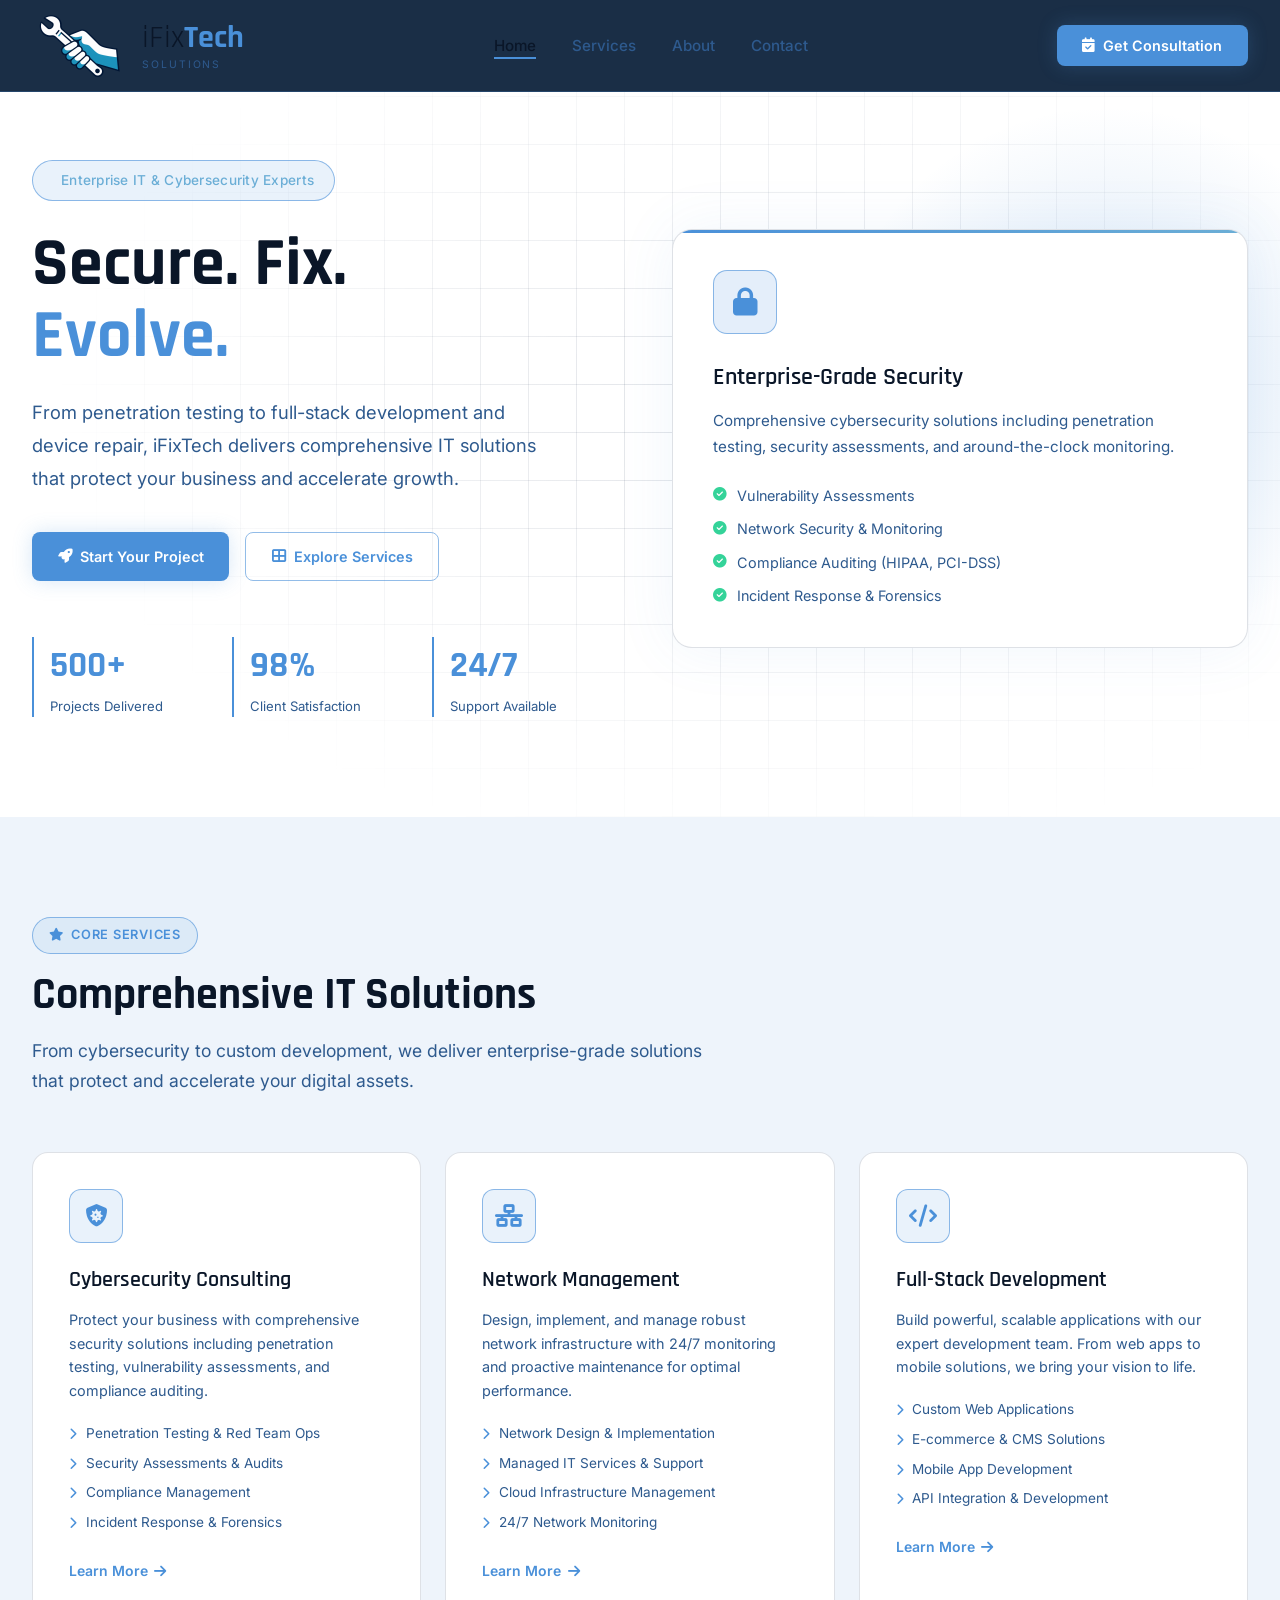
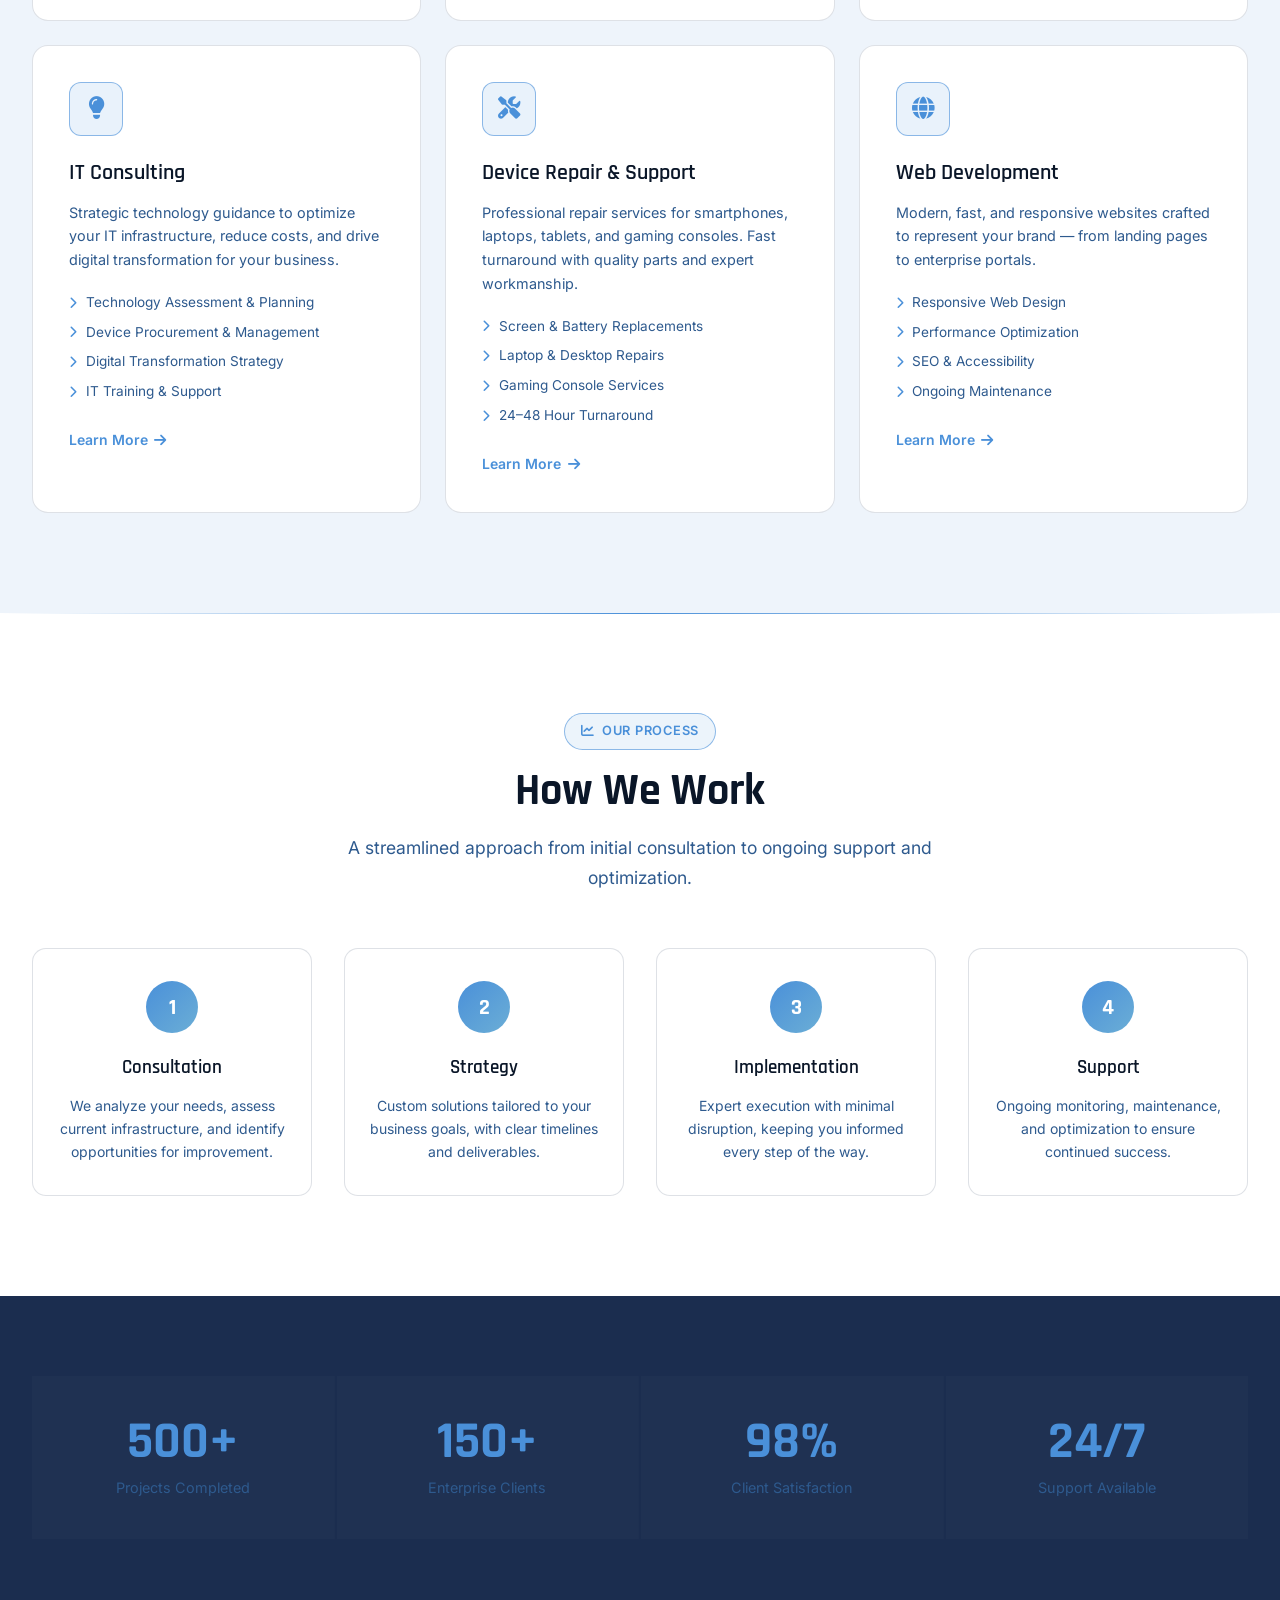
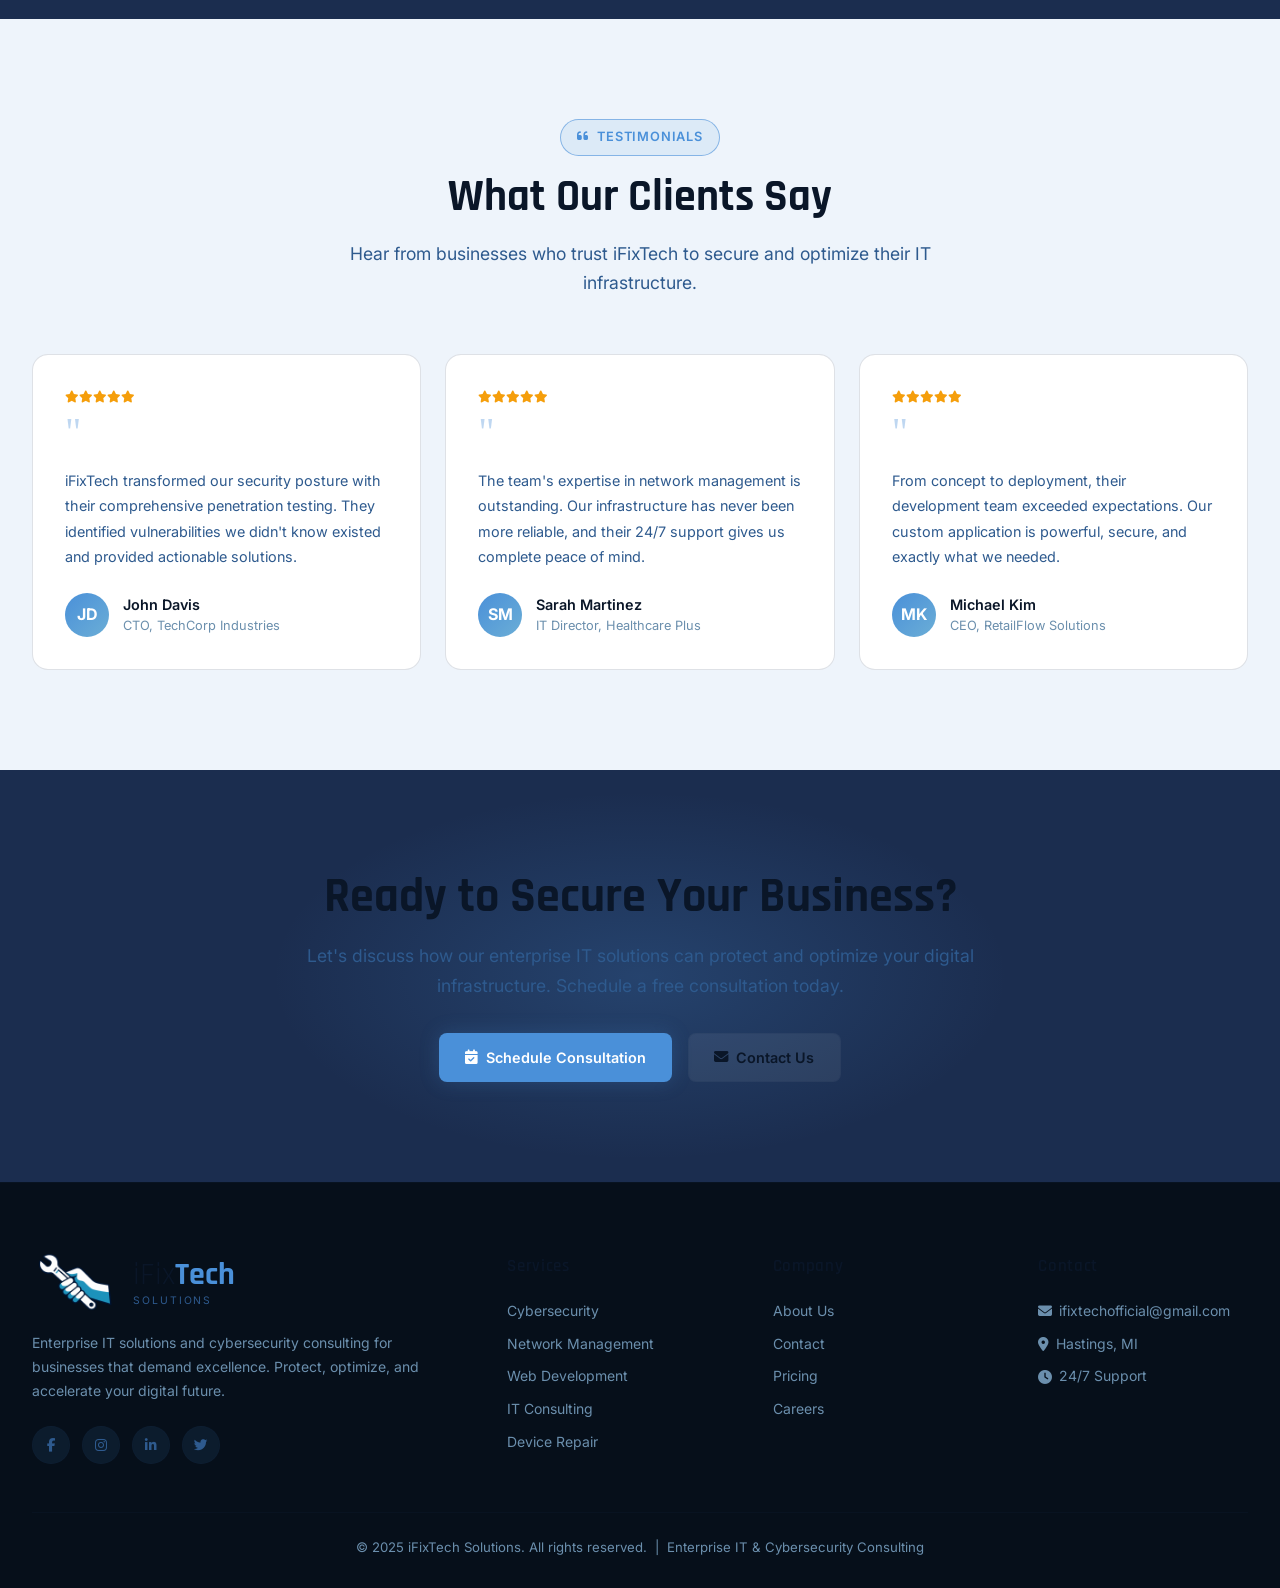
<file: index.html>
<!DOCTYPE html>
<html lang="en">
<head>
    <meta charset="UTF-8">
    <meta name="viewport" content="width=device-width, initial-scale=1.0">
    <title>iFixTech Solutions - Enterprise IT & Cybersecurity</title>
    <link rel="stylesheet" href="https://cdnjs.cloudflare.com/ajax/libs/font-awesome/6.4.0/css/all.min.css">
    <link href="https://fonts.googleapis.com/css2?family=Rajdhani:wght@400;500;600;700&family=Inter:wght@300;400;500;600;700&display=swap" rel="stylesheet">
    <style>
        /* Layout: full-width dark sections, max-1280 centered content, card grid */
        :root {
            --bg-page:    #08121F;
            --bg-surface: #0D1B2E;
            --bg-card:    #112236;
            --bg-raised:  #1B2D4F;
            --accent:     #4A90D9;
            --accent-lt:  #6BAED6;
            --accent-glow:rgba(74,144,217,0.22);
            --border:     rgba(74,144,217,0.18);
            --border-h:   rgba(74,144,217,0.5);
            --text-pri:   #FFFFFF;
            --text-sec:   #7FA8CC;
            --text-mut:   #4A6B8A;
            --success:    #34D399;
            --font-disp:  'Rajdhani', 'Arial Narrow', Arial, sans-serif;
            --font-body:  'Inter', -apple-system, BlinkMacSystemFont, 'Segoe UI', Roboto, sans-serif;
            color-scheme: dark;
        }
        @media (prefers-color-scheme: light) {
            :root:not([data-theme="dark"]) {
                --bg-page:    #EEF4FB;
                --bg-surface: #FFFFFF;
                --bg-card:    #FFFFFF;
                --bg-raised:  #1B2D4F;
                --border:     rgba(27,45,79,0.14);
                --border-h:   rgba(74,144,217,0.6);
                --text-pri:   #0A1628;
                --text-sec:   #2E5A8E;
                --text-mut:   #6B8FAD;
                color-scheme: light;
            }
        }
        :root[data-theme="light"] {
            --bg-page:    #EEF4FB;
            --bg-surface: #FFFFFF;
            --bg-card:    #FFFFFF;
            --bg-raised:  #1B2D4F;
            --border:     rgba(27,45,79,0.14);
            --border-h:   rgba(74,144,217,0.6);
            --text-pri:   #0A1628;
            --text-sec:   #2E5A8E;
            --text-mut:   #6B8FAD;
            color-scheme: light;
        }

        *, *::before, *::after { box-sizing: border-box; margin: 0; padding: 0; }
        html { scroll-behavior: smooth; }
        body {
            font-family: var(--font-body);
            background: var(--bg-page);
            color: var(--text-pri);
            line-height: 1.6;
            overflow-x: hidden;
        }
        .container { max-width: 1280px; margin: 0 auto; padding: 0 2rem; }
        img { max-width: 100%; }

        /* ── NAV ── */
        .header {
            position: fixed; top: 0; left: 0; right: 0; z-index: 1000;
            background: rgba(17,38,63,0.96);
            -webkit-backdrop-filter: blur(18px);
            backdrop-filter: blur(18px);
            border-bottom: 1px solid rgba(74,144,217,0.25);
            transition: background 0.3s;
        }
        .header.scrolled { background: rgba(17,38,63,1); }
        .nav {
            display: flex; align-items: center;
            justify-content: space-between;
            padding: 0.85rem 0;
        }
        .logo {
            display: flex; align-items: center; gap: 0.9rem;
            text-decoration: none; color: var(--text-pri);
            transition: opacity 0.2s;
        }
        .logo:hover { opacity: 0.88; }
        .logo-img { height: 64px; width: auto; flex-shrink: 0; object-fit: contain; }
        .logo-text { display: flex; flex-direction: column; line-height: 1.15; }
        .logo-name { font-family: var(--font-disp); font-size: 2rem; }
        .logo-ifix { font-weight: 400; color: var(--text-pri); }
        .logo-tech { font-weight: 700; color: var(--accent); }
        .logo-sub  { font-size: 0.65rem; letter-spacing: 0.18em; text-transform: uppercase; color: var(--text-sec); margin-top: 0.1rem; }

        .nav-links { display: flex; list-style: none; gap: 2.25rem; align-items: center; }
        .nav-links a {
            text-decoration: none; color: var(--text-sec); font-weight: 500;
            font-size: 0.95rem; transition: color 0.25s; position: relative; padding-bottom: 2px;
        }
        .nav-links a::after {
            content: ''; position: absolute; bottom: -2px; left: 0; right: 100%;
            height: 2px; background: var(--accent); transition: right 0.3s;
        }
        .nav-links a:hover, .nav-links a.active { color: var(--text-pri); }
        .nav-links a:hover::after, .nav-links a.active::after { right: 0; }

        .btn {
            display: inline-flex; align-items: center; gap: 0.5rem;
            padding: 0.75rem 1.6rem; border-radius: 8px; font-weight: 600;
            font-size: 0.9rem; text-decoration: none; cursor: pointer; border: none;
            transition: all 0.25s; font-family: var(--font-body);
        }
        .btn-primary {
            background: var(--accent); color: #fff;
            box-shadow: 0 0 20px var(--accent-glow);
        }
        .btn-primary:hover { background: var(--accent-lt); transform: translateY(-1px); box-shadow: 0 0 30px var(--accent-glow); }
        .btn-outline { background: transparent; color: var(--accent); border: 1.5px solid var(--border-h); }
        .btn-outline:hover { background: var(--accent-glow); color: #fff; border-color: var(--accent); }
        .btn-ghost  { background: rgba(255,255,255,0.07); color: var(--text-pri); border: 1px solid var(--border); }
        .btn-ghost:hover  { background: rgba(255,255,255,0.12); }

        .mobile-menu { display: none; background: none; border: none; color: var(--text-sec); font-size: 1.4rem; cursor: pointer; }

        /* ── HERO ── */
        .hero {
            padding: 160px 0 100px;
            background: var(--bg-surface);
            position: relative; overflow: hidden;
        }
        .hero-grid-bg {
            position: absolute; inset: 0; z-index: 0; pointer-events: none;
            background-image:
                linear-gradient(var(--border) 1px, transparent 1px),
                linear-gradient(90deg, var(--border) 1px, transparent 1px);
            background-size: 48px 48px;
            -webkit-mask-image: radial-gradient(ellipse 70% 70% at 60% 50%, black 0%, transparent 80%);
            mask-image: radial-gradient(ellipse 70% 70% at 60% 50%, black 0%, transparent 80%);
        }
        .hero-glow {
            position: absolute; top: 10%; right: -10%; width: 600px; height: 600px;
            background: radial-gradient(circle, var(--accent-glow) 0%, transparent 65%);
            z-index: 0; pointer-events: none;
        }
        .hero-content {
            position: relative; z-index: 1;
            display: grid; grid-template-columns: 1fr 1fr; gap: 4rem; align-items: center;
        }
        .hero-badge {
            display: inline-flex; align-items: center; gap: 0.5rem;
            background: rgba(74,144,217,0.12); border: 1px solid var(--border-h);
            padding: 0.55rem 1.25rem; border-radius: 50px; font-size: 0.85rem;
            font-weight: 500; color: var(--accent-lt); margin-bottom: 1.75rem;
            letter-spacing: 0.02em;
        }
        .hero-title {
            font-family: var(--font-disp); font-size: 4.25rem; font-weight: 700;
            line-height: 1.05; color: var(--text-pri); margin-bottom: 1.5rem;
            text-wrap: balance;
        }
        .hero-title .hl { color: var(--accent); }
        .hero-subtitle {
            font-size: 1.15rem; color: var(--text-sec); line-height: 1.8;
            margin-bottom: 2.25rem; max-width: 520px;
        }
        .hero-cta { display: flex; gap: 1rem; flex-wrap: wrap; margin-bottom: 3.5rem; }
        .hero-stats { display: grid; grid-template-columns: repeat(3,1fr); gap: 1.5rem; }
        .stat-item { border-left: 2px solid var(--accent); padding-left: 1rem; }
        .stat-num { font-family: var(--font-disp); font-size: 2.25rem; font-weight: 700; color: var(--accent); }
        .stat-lbl { font-size: 0.82rem; color: var(--text-sec); margin-top: 0.1rem; }

        .hero-card {
            background: var(--bg-card);
            border: 1px solid var(--border);
            border-radius: 20px; padding: 2.5rem;
            box-shadow: 0 0 60px rgba(74,144,217,0.08);
            position: relative; overflow: hidden;
        }
        .hero-card::before {
            content: ''; position: absolute; top: 0; left: 0; right: 0; height: 3px;
            background: linear-gradient(90deg, var(--accent), var(--accent-lt));
        }
        .hero-card-icon {
            width: 64px; height: 64px; background: rgba(74,144,217,0.15);
            border: 1px solid var(--border-h); border-radius: 14px;
            display: flex; align-items: center; justify-content: center;
            font-size: 1.75rem; color: var(--accent); margin-bottom: 1.5rem;
        }
        .hero-card h3 { font-family: var(--font-disp); font-size: 1.5rem; font-weight: 600; margin-bottom: 0.75rem; }
        .hero-card p  { color: var(--text-sec); line-height: 1.7; margin-bottom: 1.5rem; font-size: 0.95rem; }
        .check-list { list-style: none; display: flex; flex-direction: column; gap: 0.65rem; }
        .check-list li { display: flex; align-items: center; gap: 0.65rem; font-size: 0.9rem; color: var(--text-sec); }
        .check-list li i { color: var(--success); font-size: 0.85rem; flex-shrink: 0; }

        /* ── SECTION SHARED ── */
        .section-badge {
            display: inline-flex; align-items: center; gap: 0.45rem;
            background: rgba(74,144,217,0.1); border: 1px solid var(--border-h);
            padding: 0.45rem 1rem; border-radius: 50px; font-size: 0.8rem;
            font-weight: 600; color: var(--accent); letter-spacing: 0.06em;
            text-transform: uppercase; margin-bottom: 1rem;
        }
        .section-title {
            font-family: var(--font-disp); font-size: 2.75rem; font-weight: 700;
            color: var(--text-pri); margin-bottom: 1rem; line-height: 1.15; text-wrap: balance;
        }
        .section-sub { font-size: 1.1rem; color: var(--text-sec); line-height: 1.7; max-width: 680px; }
        .section-header { margin-bottom: 3.5rem; }
        .section-header.center { text-align: center; }
        .section-header.center .section-sub { margin: 0 auto; }

        /* ── SERVICES ── */
        .services-section { padding: 100px 0; background: var(--bg-page); }
        .services-grid { display: grid; grid-template-columns: repeat(3,1fr); gap: 1.5rem; }
        .service-card {
            background: var(--bg-card); border: 1px solid var(--border);
            border-radius: 16px; padding: 2.25rem;
            transition: border-color 0.3s, box-shadow 0.3s, transform 0.3s;
            position: relative; overflow: hidden;
        }
        .service-card::after {
            content: ''; position: absolute; bottom: 0; left: 0; right: 0; height: 2px;
            background: linear-gradient(90deg, var(--accent), var(--accent-lt));
            transform: scaleX(0); transform-origin: left; transition: transform 0.35s;
        }
        .service-card:hover { border-color: var(--border-h); transform: translateY(-4px); box-shadow: 0 12px 40px rgba(74,144,217,0.12); }
        .service-card:hover::after { transform: scaleX(1); }
        .svc-icon {
            width: 54px; height: 54px; background: rgba(74,144,217,0.12);
            border: 1px solid var(--border-h); border-radius: 12px;
            display: flex; align-items: center; justify-content: center;
            font-size: 1.4rem; color: var(--accent); margin-bottom: 1.25rem;
            transition: background 0.3s;
        }
        .service-card:hover .svc-icon { background: rgba(74,144,217,0.22); }
        .svc-title { font-family: var(--font-disp); font-size: 1.35rem; font-weight: 600; margin-bottom: 0.65rem; }
        .svc-desc  { font-size: 0.9rem; color: var(--text-sec); line-height: 1.65; margin-bottom: 1.25rem; }
        .svc-features { list-style: none; display: flex; flex-direction: column; gap: 0.5rem; margin-bottom: 1.5rem; }
        .svc-features li { font-size: 0.85rem; color: var(--text-sec); display: flex; align-items: center; gap: 0.55rem; }
        .svc-features li i { color: var(--accent); font-size: 0.75rem; flex-shrink: 0; }
        .svc-link {
            display: inline-flex; align-items: center; gap: 0.4rem;
            font-size: 0.875rem; font-weight: 600; color: var(--accent);
            text-decoration: none; transition: gap 0.25s;
        }
        .svc-link:hover { gap: 0.7rem; }
        .service-card.wide { grid-column: span 3; max-width: 480px; margin: 0 auto; width: 100%; }

        /* ── PROCESS ── */
        .process-section { padding: 100px 0; background: var(--bg-surface); position: relative; overflow: hidden; }
        .process-section::before {
            content: ''; position: absolute; top: 0; left: 0; right: 0; height: 1px;
            background: linear-gradient(90deg, transparent, var(--accent), transparent);
        }
        .process-grid { display: grid; grid-template-columns: repeat(4,1fr); gap: 2rem; margin-top: 3.5rem; }
        .process-step { text-align: center; padding: 2rem 1.5rem; background: var(--bg-card); border: 1px solid var(--border); border-radius: 14px; transition: border-color 0.3s; }
        .process-step:hover { border-color: var(--border-h); }
        .process-num {
            width: 52px; height: 52px; background: linear-gradient(135deg, var(--accent), var(--accent-lt));
            border-radius: 50%; display: flex; align-items: center; justify-content: center;
            font-family: var(--font-disp); font-size: 1.4rem; font-weight: 700;
            color: #fff; margin: 0 auto 1.25rem;
        }
        .process-step h3 { font-family: var(--font-disp); font-size: 1.2rem; font-weight: 600; margin-bottom: 0.6rem; }
        .process-step p  { font-size: 0.875rem; color: var(--text-sec); line-height: 1.65; }

        /* ── STATS ── */
        .stats-section { padding: 80px 0; background: var(--bg-raised); }
        .stats-grid { display: grid; grid-template-columns: repeat(4,1fr); gap: 2px; }
        .stat-card {
            padding: 2.5rem 2rem; text-align: center;
            background: rgba(255,255,255,0.02);
            border-right: 1px solid var(--border);
        }
        .stat-card:last-child { border-right: none; }
        .stat-card .stat-num { font-family: var(--font-disp); font-size: 3.25rem; font-weight: 700; color: var(--accent); line-height: 1; }
        .stat-card .stat-lbl { font-size: 0.9rem; color: var(--text-sec); margin-top: 0.5rem; }

        /* ── TESTIMONIALS ── */
        .testimonials-section { padding: 100px 0; background: var(--bg-page); }
        .testimonials-grid { display: grid; grid-template-columns: repeat(3,1fr); gap: 1.5rem; }
        .testimonial-card {
            background: var(--bg-card); border: 1px solid var(--border); border-radius: 16px;
            padding: 2rem; transition: border-color 0.3s, transform 0.3s;
        }
        .testimonial-card:hover { border-color: var(--border-h); transform: translateY(-3px); }
        .quote-icon { font-size: 2.5rem; color: var(--accent); opacity: 0.35; line-height: 1; margin-bottom: 1rem; font-family: Georgia, serif; }
        .testimonial-text { font-size: 0.9rem; color: var(--text-sec); line-height: 1.75; margin-bottom: 1.5rem; }
        .testimonial-author { display: flex; align-items: center; gap: 0.875rem; }
        .author-avatar {
            width: 44px; height: 44px; border-radius: 50%; flex-shrink: 0;
            background: linear-gradient(135deg, var(--accent), var(--accent-lt));
            display: flex; align-items: center; justify-content: center;
            font-weight: 700; font-size: 1rem; color: #fff;
        }
        .author-info h4 { font-size: 0.9rem; font-weight: 600; color: var(--text-pri); }
        .author-info p  { font-size: 0.8rem; color: var(--text-mut); }
        .stars { color: #F59E0B; font-size: 0.75rem; margin-bottom: 0.35rem; }

        /* ── CTA ── */
        .cta-section {
            padding: 100px 0;
            background: var(--bg-raised);
            position: relative; overflow: hidden;
        }
        .cta-section::before {
            content: ''; position: absolute; left: 50%; top: 50%; transform: translate(-50%,-50%);
            width: 800px; height: 400px;
            background: radial-gradient(ellipse, var(--accent-glow) 0%, transparent 65%);
            pointer-events: none;
        }
        .cta-inner { text-align: center; position: relative; z-index: 1; max-width: 680px; margin: 0 auto; }
        .cta-inner .section-title { font-size: 3rem; margin-bottom: 1rem; }
        .cta-inner p { font-size: 1.1rem; color: var(--text-sec); line-height: 1.7; margin-bottom: 2rem; }
        .cta-btns { display: flex; gap: 1rem; justify-content: center; flex-wrap: wrap; }

        /* ── FOOTER ── */
        .footer {
            background: #060F1A;
            padding: 70px 0 30px;
            border-top: 1px solid var(--border);
        }
        .footer-grid { display: grid; grid-template-columns: 2fr 1fr 1fr 1fr; gap: 3.5rem; margin-bottom: 3rem; }
        .footer-brand .logo { margin-bottom: 1.25rem; }
        .footer-brand p { font-size: 0.875rem; color: var(--text-mut); line-height: 1.7; margin-bottom: 1.5rem; }
        .social-row { display: flex; gap: 0.75rem; }
        .social-row a {
            width: 38px; height: 38px; border-radius: 50%;
            background: rgba(74,144,217,0.1); border: 1px solid var(--border);
            display: flex; align-items: center; justify-content: center;
            color: var(--text-sec); text-decoration: none; font-size: 0.85rem;
            transition: all 0.25s;
        }
        .social-row a:hover { background: var(--accent); color: #fff; border-color: var(--accent); }
        .footer-col h4 { font-family: var(--font-disp); font-size: 1.05rem; font-weight: 600; margin-bottom: 1.25rem; letter-spacing: 0.04em; }
        .footer-links { list-style: none; display: flex; flex-direction: column; gap: 0.65rem; }
        .footer-links a { font-size: 0.875rem; color: var(--text-mut); text-decoration: none; transition: color 0.25s; display: flex; align-items: center; gap: 0.4rem; }
        .footer-links a:hover { color: var(--accent-lt); }
        .footer-bottom { border-top: 1px solid var(--border); padding-top: 1.5rem; text-align: center; font-size: 0.825rem; color: var(--text-mut); }

        /* ── MODAL ── */
        .modal {
            display: none; position: fixed; inset: 0; z-index: 2000;
            background: rgba(4,10,20,0.92); -webkit-backdrop-filter: blur(10px); backdrop-filter: blur(10px);
            align-items: center; justify-content: center;
        }
        .modal.active { display: flex; }
        .modal-box {
            background: var(--bg-card); border: 1px solid var(--border);
            border-radius: 20px; width: 90%; max-width: 580px; max-height: 90vh;
            overflow-y: auto; position: relative;
        }
        .modal-box::before {
            content: ''; position: absolute; top: 0; left: 0; right: 0; height: 3px;
            background: linear-gradient(90deg, var(--accent), var(--accent-lt)); border-radius: 20px 20px 0 0;
        }
        .modal-head { padding: 2rem 2rem 1.25rem; border-bottom: 1px solid var(--border); }
        .modal-close {
            position: absolute; top: 1.25rem; right: 1.25rem;
            width: 36px; height: 36px; border-radius: 50%;
            background: var(--bg-raised); border: 1px solid var(--border);
            color: var(--text-sec); font-size: 1rem; cursor: pointer;
            display: flex; align-items: center; justify-content: center; transition: all 0.25s;
        }
        .modal-close:hover { background: #EF4444; color: #fff; border-color: #EF4444; }
        .modal-title { font-family: var(--font-disp); font-size: 1.75rem; font-weight: 700; margin-bottom: 0.35rem; }
        .modal-sub { font-size: 0.875rem; color: var(--text-sec); }
        .modal-body { padding: 1.75rem 2rem; }
        .form-row { display: grid; grid-template-columns: 1fr 1fr; gap: 1rem; }
        .form-group { margin-bottom: 1.25rem; }
        .form-label { display: block; font-size: 0.85rem; font-weight: 600; color: var(--text-sec); margin-bottom: 0.45rem; }
        .form-input, .form-select, .form-textarea {
            width: 100%; padding: 0.75rem 1rem;
            background: var(--bg-raised); border: 1px solid var(--border);
            border-radius: 9px; font-size: 0.9rem; color: var(--text-pri);
            font-family: var(--font-body); transition: border-color 0.25s;
        }
        .form-input:focus, .form-select:focus, .form-textarea:focus {
            outline: none; border-color: var(--accent);
            box-shadow: 0 0 0 3px var(--accent-glow);
        }
        .form-input::placeholder, .form-textarea::placeholder { color: var(--text-mut); }
        .form-select option { background: var(--bg-card); }
        .form-textarea { resize: vertical; min-height: 110px; }
        .form-submit {
            width: 100%; padding: 0.875rem; background: var(--accent); color: #fff;
            border: none; border-radius: 9px; font-size: 0.95rem; font-weight: 600;
            font-family: var(--font-body); cursor: pointer; transition: all 0.25s;
            display: flex; align-items: center; justify-content: center; gap: 0.5rem;
        }
        .form-submit:hover { background: var(--accent-lt); transform: translateY(-1px); }
        .success-msg {
            display: none; background: rgba(52,211,153,0.12); border: 1px solid rgba(52,211,153,0.4);
            color: var(--success); padding: 0.875rem; border-radius: 9px;
            text-align: center; font-size: 0.9rem; margin-bottom: 1rem;
        }
        .success-msg.show { display: block; }

        /* ── FLOATING BG ICONS ── */
        .bg-icons { position: fixed; inset: 0; pointer-events: none; z-index: -1; overflow: hidden; }
        .bg-icons i { position: absolute; color: var(--accent); opacity: 0.04; animation: drift 18s ease-in-out infinite; }
        @keyframes drift {
            0%,100% { transform: translate(0,0) rotate(0deg); }
            33%      { transform: translate(12px,-18px) rotate(4deg); }
            66%      { transform: translate(-10px,12px) rotate(-3deg); }
        }

        /* ── ANIMATIONS ── */
        .fade-up { opacity: 0; transform: translateY(28px); transition: opacity 0.7s, transform 0.7s; }
        .fade-up.visible { opacity: 1; transform: translateY(0); }

        /* ── RESPONSIVE ── */
        @media (max-width: 1024px) {
            .hero-content { grid-template-columns: 1fr; }
            .hero-card { max-width: 520px; }
            .services-grid { grid-template-columns: 1fr 1fr; }
            .service-card.wide { grid-column: span 2; }
            .process-grid { grid-template-columns: 1fr 1fr; }
            .testimonials-grid { grid-template-columns: 1fr 1fr; }
            .testimonials-grid .testimonial-card:last-child { grid-column: span 2; max-width: 420px; margin: 0 auto; }
            .stats-grid { grid-template-columns: repeat(2,1fr); }
            .stat-card:nth-child(2) { border-right: none; }
            .footer-grid { grid-template-columns: 1fr 1fr; }
        }
        @media (max-width: 768px) {
            .logo-img { height: 48px; }
            .logo-name { font-size: 1.45rem; }
            .logo-sub { display: none; }
            /* Hide nav CTA button — only hamburger shows on mobile */
            #openModal { display: none !important; }
            .hero { padding: 110px 0 60px; }
            .hero-title { font-size: 2.5rem; }
            .hero-stats { grid-template-columns: repeat(3,1fr); gap: 1rem; }
            .hero-card { display: none; }
            .section-title { font-size: 2rem; }
            .services-grid { grid-template-columns: 1fr; }
            .service-card.wide { grid-column: span 1; }
            .process-grid { grid-template-columns: 1fr 1fr; }
            .stats-grid { grid-template-columns: repeat(2,1fr); }
            .stat-card { border-right: none; border-bottom: 1px solid var(--border); }
            .stat-card:nth-child(even) { border-right: none; }
            .testimonials-grid { grid-template-columns: 1fr; }
            .testimonials-grid .testimonial-card:last-child { grid-column: span 1; max-width: 100%; }
            .footer-grid { grid-template-columns: 1fr 1fr; gap: 2rem; }
            .cta-inner .section-title { font-size: 2rem; }
            .form-row { grid-template-columns: 1fr; }
            .nav { padding: 0.65rem 0; }
        }
        @media (max-width: 480px) {
            .container { padding: 0 1rem; }
            .hero-title { font-size: 2rem; }
            .hero-stats { grid-template-columns: 1fr; }
            .hero-cta { flex-direction: column; }
            .hero-cta .btn { width: 100%; justify-content: center; }
            .process-grid { grid-template-columns: 1fr; }
            .stats-grid { grid-template-columns: 1fr; }
            .stat-card { border-bottom: 1px solid var(--border); }
            .footer-grid { grid-template-columns: 1fr; }
            .section-title { font-size: 1.75rem; }
        }
    </style>
<link rel="stylesheet" href="mobile-nav.css">
</head>
<body>

<!-- Background floating icons -->
<div class="bg-icons">
    <i class="fas fa-shield-alt"    style="top:12%;left:4%;font-size:3rem;animation-delay:-2s;"></i>
    <i class="fas fa-wrench"        style="top:28%;right:6%;font-size:2.5rem;animation-delay:-5s;animation-duration:22s;"></i>
    <i class="fas fa-network-wired" style="top:55%;left:6%;font-size:2.8rem;animation-delay:-8s;"></i>
    <i class="fas fa-code"          style="top:70%;right:9%;font-size:2.4rem;animation-delay:-3s;animation-duration:20s;"></i>
    <i class="fas fa-lock"          style="top:40%;left:2%;font-size:2rem;animation-delay:-10s;animation-duration:25s;"></i>
    <i class="fas fa-microchip"     style="top:85%;left:15%;font-size:3rem;animation-delay:-6s;"></i>
    <i class="fas fa-server"        style="top:20%;right:18%;font-size:2.2rem;animation-delay:-14s;animation-duration:19s;"></i>
    <i class="fas fa-cloud"         style="top:60%;right:20%;font-size:2.6rem;animation-delay:-4s;animation-duration:23s;"></i>
</div>

<!-- ── HEADER ── -->
<header class="header" id="header">
    <div class="container">
        <nav class="nav">
            <a href="index.html" class="logo">
                <img src="logo-icon.webp" alt="iFixTech" class="logo-img">
                <div class="logo-text">
                    <div class="logo-name">
                        <span class="logo-ifix">iFix</span><span class="logo-tech">Tech</span>
                    </div>
                    <div class="logo-sub">Solutions</div>
                </div>
            </a>

            <ul class="nav-links" id="navLinks">
                <li><a href="index.html" class="active">Home</a></li>
                <li><a href="services.html">Services</a></li>
                <li><a href="about.html">About</a></li>
                <li><a href="contact.html">Contact</a></li>
                <li class="nav-extra"><a href="contact.html" class="nav-cta"><i class="fas fa-calendar-check"></i> Get a Free Consultation</a><a href="mailto:ifixtechofficial@gmail.com" class="nav-mail"><i class="fas fa-envelope"></i> ifixtechofficial@gmail.com</a></li>
            </ul>

            <div style="display:flex;gap:0.75rem;align-items:center;">
                <button class="btn btn-primary" id="openModal">
                    <i class="fas fa-calendar-check"></i>
                    Get Consultation
                </button>
                <button class="mobile-menu" id="mobileBtn" aria-label="Toggle menu">
                    <i class="fas fa-bars"></i>
                </button>
            </div>
        </nav>
    </div>
</header>

<!-- ── HERO ── -->
<section class="hero">
    <div class="hero-grid-bg"></div>
    <div class="hero-glow"></div>
    <div class="container">
        <div class="hero-content">
            <div class="hero-text">
                <div class="hero-badge">
                    <i class="fas fa-shield-check"></i>
                    Enterprise IT &amp; Cybersecurity Experts
                </div>
                <h1 class="hero-title">
                    Secure. Fix.<br><span class="hl">Evolve.</span>
                </h1>
                <p class="hero-subtitle">
                    From penetration testing to full-stack development and device repair,
                    iFixTech delivers comprehensive IT solutions that protect your business
                    and accelerate growth.
                </p>
                <div class="hero-cta">
                    <a href="contact.html" class="btn btn-primary">
                        <i class="fas fa-rocket"></i> Start Your Project
                    </a>
                    <a href="services.html" class="btn btn-outline">
                        <i class="fas fa-th-large"></i> Explore Services
                    </a>
                </div>
                <div class="hero-stats">
                    <div class="stat-item">
                        <div class="stat-num">500+</div>
                        <div class="stat-lbl">Projects Delivered</div>
                    </div>
                    <div class="stat-item">
                        <div class="stat-num">98%</div>
                        <div class="stat-lbl">Client Satisfaction</div>
                    </div>
                    <div class="stat-item">
                        <div class="stat-num">24/7</div>
                        <div class="stat-lbl">Support Available</div>
                    </div>
                </div>
            </div>

            <div class="hero-card fade-up">
                <div class="hero-card-icon"><i class="fas fa-lock"></i></div>
                <h3>Enterprise-Grade Security</h3>
                <p>Comprehensive cybersecurity solutions including penetration testing,
                   security assessments, and around-the-clock monitoring.</p>
                <ul class="check-list">
                    <li><i class="fas fa-check-circle"></i> Vulnerability Assessments</li>
                    <li><i class="fas fa-check-circle"></i> Network Security & Monitoring</li>
                    <li><i class="fas fa-check-circle"></i> Compliance Auditing (HIPAA, PCI-DSS)</li>
                    <li><i class="fas fa-check-circle"></i> Incident Response & Forensics</li>
                </ul>
            </div>
        </div>
    </div>
</section>

<!-- ── SERVICES ── -->
<section class="services-section">
    <div class="container">
        <div class="section-header fade-up">
            <div class="section-badge"><i class="fas fa-star"></i> Core Services</div>
            <h2 class="section-title">Comprehensive IT Solutions</h2>
            <p class="section-sub">
                From cybersecurity to custom development, we deliver enterprise-grade
                solutions that protect and accelerate your digital assets.
            </p>
        </div>

        <div class="services-grid">
            <div class="service-card fade-up">
                <div class="svc-icon"><i class="fas fa-shield-virus"></i></div>
                <h3 class="svc-title">Cybersecurity Consulting</h3>
                <p class="svc-desc">Protect your business with comprehensive security solutions including penetration testing, vulnerability assessments, and compliance auditing.</p>
                <ul class="svc-features">
                    <li><i class="fas fa-chevron-right"></i> Penetration Testing &amp; Red Team Ops</li>
                    <li><i class="fas fa-chevron-right"></i> Security Assessments &amp; Audits</li>
                    <li><i class="fas fa-chevron-right"></i> Compliance Management</li>
                    <li><i class="fas fa-chevron-right"></i> Incident Response &amp; Forensics</li>
                </ul>
                <a href="cybersecurity.html" class="svc-link">Learn More <i class="fas fa-arrow-right"></i></a>
            </div>

            <div class="service-card fade-up">
                <div class="svc-icon"><i class="fas fa-network-wired"></i></div>
                <h3 class="svc-title">Network Management</h3>
                <p class="svc-desc">Design, implement, and manage robust network infrastructure with 24/7 monitoring and proactive maintenance for optimal performance.</p>
                <ul class="svc-features">
                    <li><i class="fas fa-chevron-right"></i> Network Design &amp; Implementation</li>
                    <li><i class="fas fa-chevron-right"></i> Managed IT Services &amp; Support</li>
                    <li><i class="fas fa-chevron-right"></i> Cloud Infrastructure Management</li>
                    <li><i class="fas fa-chevron-right"></i> 24/7 Network Monitoring</li>
                </ul>
                <a href="network-management.html" class="svc-link">Learn More <i class="fas fa-arrow-right"></i></a>
            </div>

            <div class="service-card fade-up">
                <div class="svc-icon"><i class="fas fa-code"></i></div>
                <h3 class="svc-title">Full-Stack Development</h3>
                <p class="svc-desc">Build powerful, scalable applications with our expert development team. From web apps to mobile solutions, we bring your vision to life.</p>
                <ul class="svc-features">
                    <li><i class="fas fa-chevron-right"></i> Custom Web Applications</li>
                    <li><i class="fas fa-chevron-right"></i> E-commerce &amp; CMS Solutions</li>
                    <li><i class="fas fa-chevron-right"></i> Mobile App Development</li>
                    <li><i class="fas fa-chevron-right"></i> API Integration &amp; Development</li>
                </ul>
                <a href="web-development.html" class="svc-link">Learn More <i class="fas fa-arrow-right"></i></a>
            </div>

            <div class="service-card fade-up">
                <div class="svc-icon"><i class="fas fa-lightbulb"></i></div>
                <h3 class="svc-title">IT Consulting</h3>
                <p class="svc-desc">Strategic technology guidance to optimize your IT infrastructure, reduce costs, and drive digital transformation for your business.</p>
                <ul class="svc-features">
                    <li><i class="fas fa-chevron-right"></i> Technology Assessment &amp; Planning</li>
                    <li><i class="fas fa-chevron-right"></i> Device Procurement &amp; Management</li>
                    <li><i class="fas fa-chevron-right"></i> Digital Transformation Strategy</li>
                    <li><i class="fas fa-chevron-right"></i> IT Training &amp; Support</li>
                </ul>
                <a href="consulting.html" class="svc-link">Learn More <i class="fas fa-arrow-right"></i></a>
            </div>

            <div class="service-card fade-up">
                <div class="svc-icon"><i class="fas fa-tools"></i></div>
                <h3 class="svc-title">Device Repair &amp; Support</h3>
                <p class="svc-desc">Professional repair services for smartphones, laptops, tablets, and gaming consoles. Fast turnaround with quality parts and expert workmanship.</p>
                <ul class="svc-features">
                    <li><i class="fas fa-chevron-right"></i> Screen &amp; Battery Replacements</li>
                    <li><i class="fas fa-chevron-right"></i> Laptop &amp; Desktop Repairs</li>
                    <li><i class="fas fa-chevron-right"></i> Gaming Console Services</li>
                    <li><i class="fas fa-chevron-right"></i> 24–48 Hour Turnaround</li>
                </ul>
                <a href="services.html" class="svc-link">Learn More <i class="fas fa-arrow-right"></i></a>
            </div>

            <div class="service-card fade-up">
                <div class="svc-icon"><i class="fas fa-globe"></i></div>
                <h3 class="svc-title">Web Development</h3>
                <p class="svc-desc">Modern, fast, and responsive websites crafted to represent your brand — from landing pages to enterprise portals.</p>
                <ul class="svc-features">
                    <li><i class="fas fa-chevron-right"></i> Responsive Web Design</li>
                    <li><i class="fas fa-chevron-right"></i> Performance Optimization</li>
                    <li><i class="fas fa-chevron-right"></i> SEO &amp; Accessibility</li>
                    <li><i class="fas fa-chevron-right"></i> Ongoing Maintenance</li>
                </ul>
                <a href="web-development.html" class="svc-link">Learn More <i class="fas fa-arrow-right"></i></a>
            </div>
        </div>
    </div>
</section>

<!-- ── PROCESS ── -->
<section class="process-section">
    <div class="container">
        <div class="section-header center fade-up">
            <div class="section-badge"><i class="fas fa-chart-line"></i> Our Process</div>
            <h2 class="section-title">How We Work</h2>
            <p class="section-sub">A streamlined approach from initial consultation to ongoing support and optimization.</p>
        </div>
        <div class="process-grid">
            <div class="process-step fade-up">
                <div class="process-num">1</div>
                <h3>Consultation</h3>
                <p>We analyze your needs, assess current infrastructure, and identify opportunities for improvement.</p>
            </div>
            <div class="process-step fade-up">
                <div class="process-num">2</div>
                <h3>Strategy</h3>
                <p>Custom solutions tailored to your business goals, with clear timelines and deliverables.</p>
            </div>
            <div class="process-step fade-up">
                <div class="process-num">3</div>
                <h3>Implementation</h3>
                <p>Expert execution with minimal disruption, keeping you informed every step of the way.</p>
            </div>
            <div class="process-step fade-up">
                <div class="process-num">4</div>
                <h3>Support</h3>
                <p>Ongoing monitoring, maintenance, and optimization to ensure continued success.</p>
            </div>
        </div>
    </div>
</section>

<!-- ── STATS ── -->
<section class="stats-section">
    <div class="container">
        <div class="stats-grid">
            <div class="stat-card fade-up">
                <div class="stat-num">500+</div>
                <div class="stat-lbl">Projects Completed</div>
            </div>
            <div class="stat-card fade-up">
                <div class="stat-num">150+</div>
                <div class="stat-lbl">Enterprise Clients</div>
            </div>
            <div class="stat-card fade-up">
                <div class="stat-num">98%</div>
                <div class="stat-lbl">Client Satisfaction</div>
            </div>
            <div class="stat-card fade-up">
                <div class="stat-num">24/7</div>
                <div class="stat-lbl">Support Available</div>
            </div>
        </div>
    </div>
</section>

<!-- ── TESTIMONIALS ── -->
<section class="testimonials-section">
    <div class="container">
        <div class="section-header center fade-up">
            <div class="section-badge"><i class="fas fa-quote-left"></i> Testimonials</div>
            <h2 class="section-title">What Our Clients Say</h2>
            <p class="section-sub">Hear from businesses who trust iFixTech to secure and optimize their IT infrastructure.</p>
        </div>
        <div class="testimonials-grid">
            <div class="testimonial-card fade-up">
                <div class="stars"><i class="fas fa-star"></i><i class="fas fa-star"></i><i class="fas fa-star"></i><i class="fas fa-star"></i><i class="fas fa-star"></i></div>
                <div class="quote-icon">"</div>
                <p class="testimonial-text">iFixTech transformed our security posture with their comprehensive penetration testing. They identified vulnerabilities we didn't know existed and provided actionable solutions.</p>
                <div class="testimonial-author">
                    <div class="author-avatar">JD</div>
                    <div class="author-info">
                        <h4>John Davis</h4>
                        <p>CTO, TechCorp Industries</p>
                    </div>
                </div>
            </div>
            <div class="testimonial-card fade-up">
                <div class="stars"><i class="fas fa-star"></i><i class="fas fa-star"></i><i class="fas fa-star"></i><i class="fas fa-star"></i><i class="fas fa-star"></i></div>
                <div class="quote-icon">"</div>
                <p class="testimonial-text">The team's expertise in network management is outstanding. Our infrastructure has never been more reliable, and their 24/7 support gives us complete peace of mind.</p>
                <div class="testimonial-author">
                    <div class="author-avatar">SM</div>
                    <div class="author-info">
                        <h4>Sarah Martinez</h4>
                        <p>IT Director, Healthcare Plus</p>
                    </div>
                </div>
            </div>
            <div class="testimonial-card fade-up">
                <div class="stars"><i class="fas fa-star"></i><i class="fas fa-star"></i><i class="fas fa-star"></i><i class="fas fa-star"></i><i class="fas fa-star"></i></div>
                <div class="quote-icon">"</div>
                <p class="testimonial-text">From concept to deployment, their development team exceeded expectations. Our custom application is powerful, secure, and exactly what we needed.</p>
                <div class="testimonial-author">
                    <div class="author-avatar">MK</div>
                    <div class="author-info">
                        <h4>Michael Kim</h4>
                        <p>CEO, RetailFlow Solutions</p>
                    </div>
                </div>
            </div>
        </div>
    </div>
</section>

<!-- ── CTA ── -->
<section class="cta-section">
    <div class="container">
        <div class="cta-inner fade-up">
            <h2 class="section-title">Ready to Secure Your Business?</h2>
            <p>Let's discuss how our enterprise IT solutions can protect and optimize your digital infrastructure. Schedule a free consultation today.</p>
            <div class="cta-btns">
                <button class="btn btn-primary" id="openModal2">
                    <i class="fas fa-calendar-check"></i> Schedule Consultation
                </button>
                <a href="contact.html" class="btn btn-ghost">
                    <i class="fas fa-envelope"></i> Contact Us
                </a>
            </div>
        </div>
    </div>
</section>

<!-- ── FOOTER ── -->
<footer class="footer">
    <div class="container">
        <div class="footer-grid">
            <div class="footer-brand">
                <a href="index.html" class="logo">
                    <img src="logo-icon.webp" alt="iFixTech" class="logo-img" style="height:58px;">
                    <div class="logo-text">
                        <div class="logo-name"><span class="logo-ifix">iFix</span><span class="logo-tech">Tech</span></div>
                        <div class="logo-sub">Solutions</div>
                    </div>
                </a>
                <p>Enterprise IT solutions and cybersecurity consulting for businesses that demand excellence. Protect, optimize, and accelerate your digital future.</p>
                <div class="social-row">
                    <a href="https://www.facebook.com/profile.php?id=61572289192480" aria-label="Facebook" target="_blank" rel="noopener"><i class="fab fa-facebook-f"></i></a>
                    <a href="https://www.instagram.com/ifixtechofficial/" aria-label="Instagram" target="_blank" rel="noopener"><i class="fab fa-instagram"></i></a>
                    <a href="#" aria-label="LinkedIn"><i class="fab fa-linkedin-in"></i></a>
                    <a href="#" aria-label="Twitter"><i class="fab fa-twitter"></i></a>
                </div>
            </div>

            <div class="footer-col">
                <h4>Services</h4>
                <ul class="footer-links">
                    <li><a href="cybersecurity.html">Cybersecurity</a></li>
                    <li><a href="network-management.html">Network Management</a></li>
                    <li><a href="web-development.html">Web Development</a></li>
                    <li><a href="consulting.html">IT Consulting</a></li>
                    <li><a href="services.html">Device Repair</a></li>
                </ul>
            </div>

            <div class="footer-col">
                <h4>Company</h4>
                <ul class="footer-links">
                    <li><a href="about.html">About Us</a></li>
                    <li><a href="contact.html">Contact</a></li>
                    <li><a href="pricing.html">Pricing</a></li>
                    <li><a href="#">Careers</a></li>
                </ul>
            </div>

            <div class="footer-col">
                <h4>Contact</h4>
                <ul class="footer-links">
                    <li><a href="mailto:ifixtechofficial@gmail.com"><i class="fas fa-envelope"></i> ifixtechofficial@gmail.com</a></li>
                    <li><a href="#"><i class="fas fa-map-marker-alt"></i> Hastings, MI</a></li>
                    <li><a href="#"><i class="fas fa-clock"></i> 24/7 Support</a></li>
                </ul>
            </div>
        </div>
        <div class="footer-bottom">
            <p>&copy; 2025 iFixTech Solutions. All rights reserved. &nbsp;|&nbsp; Enterprise IT &amp; Cybersecurity Consulting</p>
        </div>
    </div>
</footer>

<!-- ── CONSULTATION MODAL ── -->
<div class="modal" id="consultModal">
    <div class="modal-box">
        <div class="modal-head">
            <button class="modal-close" id="closeModal"><i class="fas fa-times"></i></button>
            <div class="modal-title">Get Free Consultation</div>
            <div class="modal-sub">Tell us about your needs — we'll respond within 24 hours.</div>
        </div>
        <div class="modal-body">
            <div class="success-msg" id="successMsg">
                <i class="fas fa-check-circle"></i>
                Thank you! We've received your request and will contact you shortly.
            </div>
            <form id="consultForm" action="https://formspree.io/f/xnnnrgrb" method="POST">
                <div class="form-row">
                    <div class="form-group">
                        <label class="form-label" for="firstName">First Name *</label>
                        <input type="text" id="firstName" name="firstName" class="form-input" required>
                    </div>
                    <div class="form-group">
                        <label class="form-label" for="lastName">Last Name *</label>
                        <input type="text" id="lastName" name="lastName" class="form-input" required>
                    </div>
                </div>
                <div class="form-group">
                    <label class="form-label" for="email">Email Address *</label>
                    <input type="email" id="email" name="email" class="form-input" required>
                </div>
                <div class="form-group">
                    <label class="form-label" for="phone">Phone Number</label>
                    <input type="tel" id="phone" name="phone" class="form-input" placeholder="(Optional)">
                </div>
                <div class="form-group">
                    <label class="form-label" for="company">Company Name</label>
                    <input type="text" id="company" name="company" class="form-input" placeholder="(Optional)">
                </div>
                <div class="form-group">
                    <label class="form-label" for="service">Service Interested In *</label>
                    <select id="service" name="service" class="form-select" required>
                        <option value="">Select a service</option>
                        <option value="cybersecurity">Cybersecurity Consulting</option>
                        <option value="network">Network Management</option>
                        <option value="dev">Full-Stack Development</option>
                        <option value="consulting">IT Consulting</option>
                        <option value="repair">Device Repair &amp; Support</option>
                        <option value="web">Web Development</option>
                        <option value="multiple">Multiple Services</option>
                        <option value="unsure">Not Sure Yet</option>
                    </select>
                </div>
                <div class="form-group">
                    <label class="form-label" for="message">Tell Us About Your Needs *</label>
                    <textarea id="message" name="message" class="form-textarea" placeholder="Describe your project, security concerns, or what you're looking to achieve..." required></textarea>
                </div>
                <button type="submit" class="form-submit">
                    <i class="fas fa-paper-plane"></i> Request Consultation
                </button>
            </form>
        </div>
    </div>
</div>

<script>
    // Header scroll
    const header = document.getElementById('header');
    window.addEventListener('scroll', () => {
        header.classList.toggle('scrolled', window.scrollY > 40);
    });

    // Mobile nav
    const mobileBtn = document.getElementById('mobileBtn');
    const navLinks  = document.getElementById('navLinks');
    mobileBtn.addEventListener('click', () => {
        const open = navLinks.classList.toggle('open');
        mobileBtn.querySelector('i').className = open ? 'fas fa-times' : 'fas fa-bars';
    });
    navLinks.querySelectorAll('a').forEach(a => a.addEventListener('click', () => {
        navLinks.classList.remove('open');
        mobileBtn.querySelector('i').className = 'fas fa-bars';
    }));

    // Modal
    const modal    = document.getElementById('consultModal');
    const closeBtn = document.getElementById('closeModal');
    [document.getElementById('openModal'), document.getElementById('openModal2')].forEach(btn => {
        btn && btn.addEventListener('click', () => {
            modal.classList.add('active');
            document.body.style.overflow = 'hidden';
        });
    });
    function closeModal() {
        modal.classList.remove('active');
        document.body.style.overflow = '';
    }
    closeBtn.addEventListener('click', closeModal);
    modal.addEventListener('click', e => { if (e.target === modal) closeModal(); });

    // Form submit
    const form = document.getElementById('consultForm');
    const successMsg = document.getElementById('successMsg');
    form.addEventListener('submit', async e => {
        e.preventDefault();
        const data = new FormData(form);
        try {
            const res = await fetch(form.action, { method: 'POST', body: data, headers: { Accept: 'application/json' } });
            if (res.ok) {
                form.reset();
                successMsg.classList.add('show');
                setTimeout(closeModal, 3000);
            }
        } catch {}
    });

    // Scroll animations
    const fadeEls = document.querySelectorAll('.fade-up');
    const observer = new IntersectionObserver(entries => {
        entries.forEach(e => { if (e.isIntersecting) { e.target.classList.add('visible'); observer.unobserve(e.target); } });
    }, { threshold: 0.12 });
    fadeEls.forEach(el => observer.observe(el));
</script>
</body>
</html>
</file>
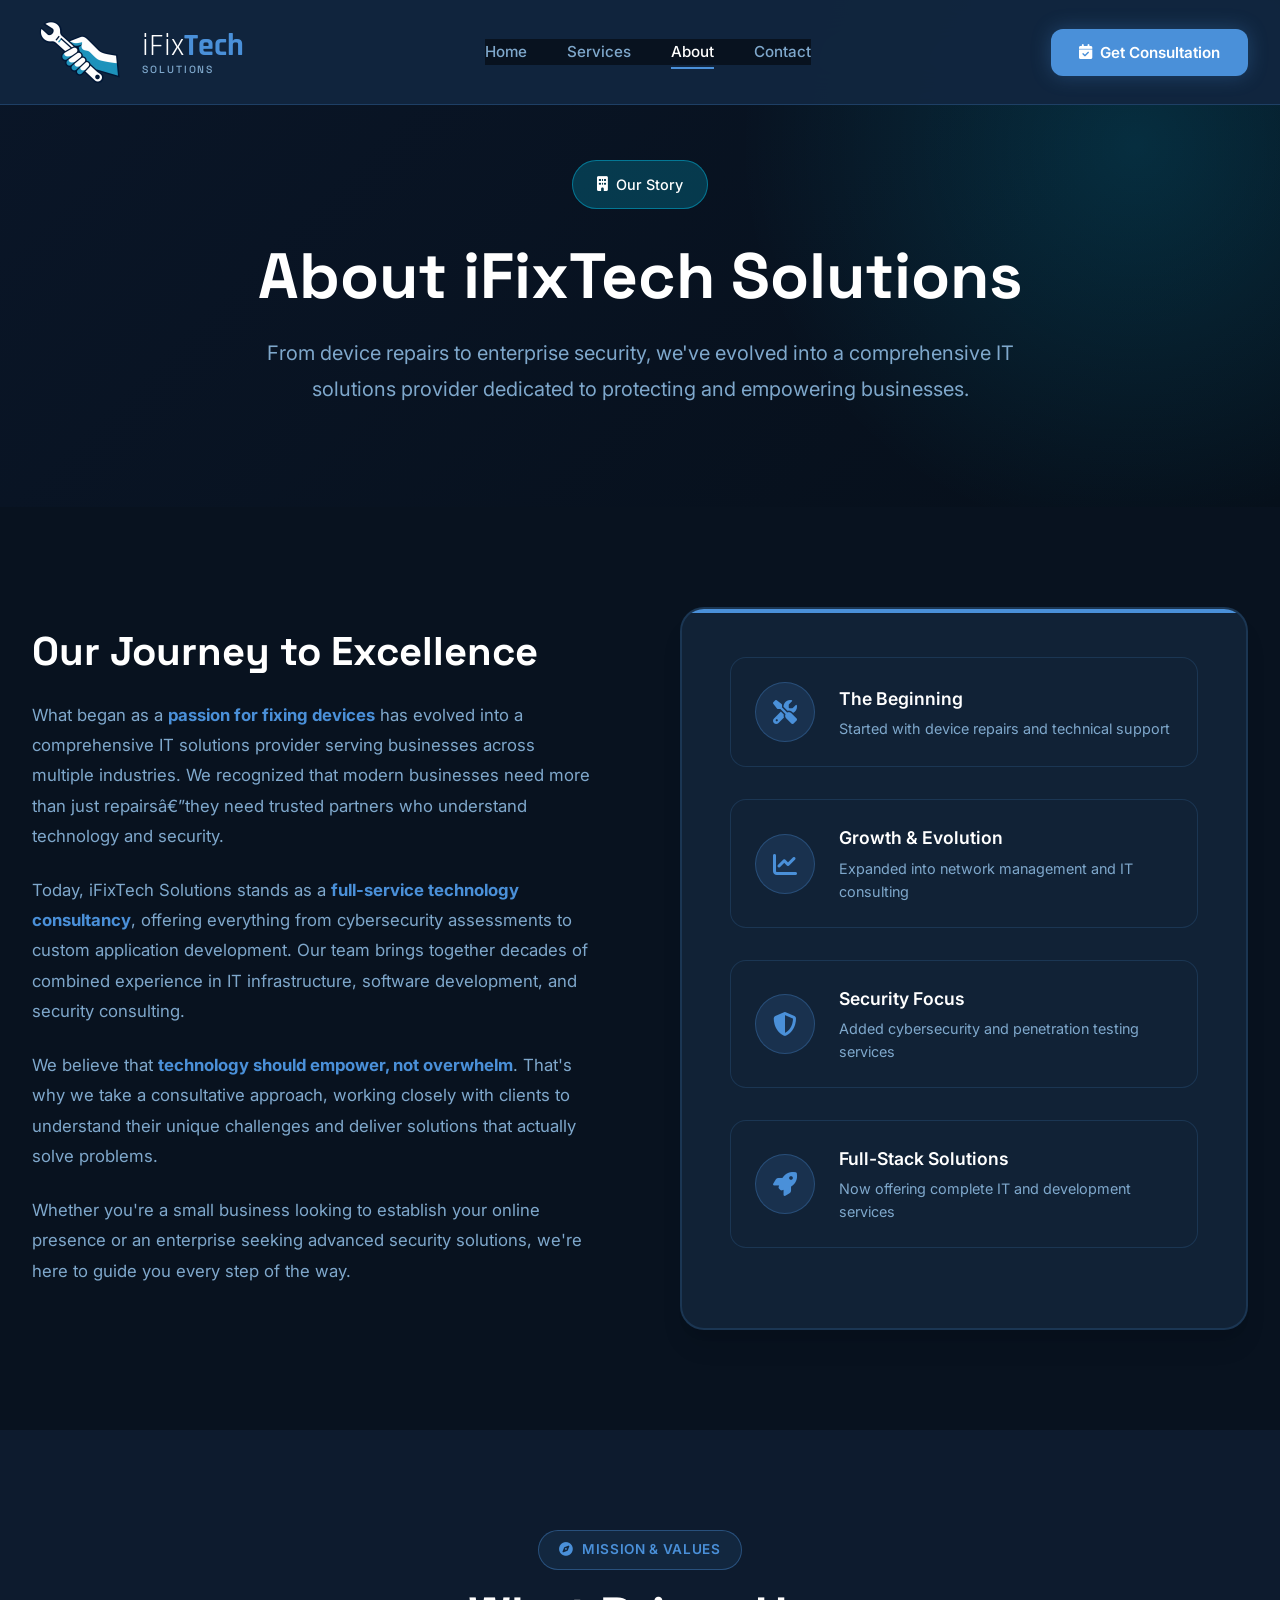
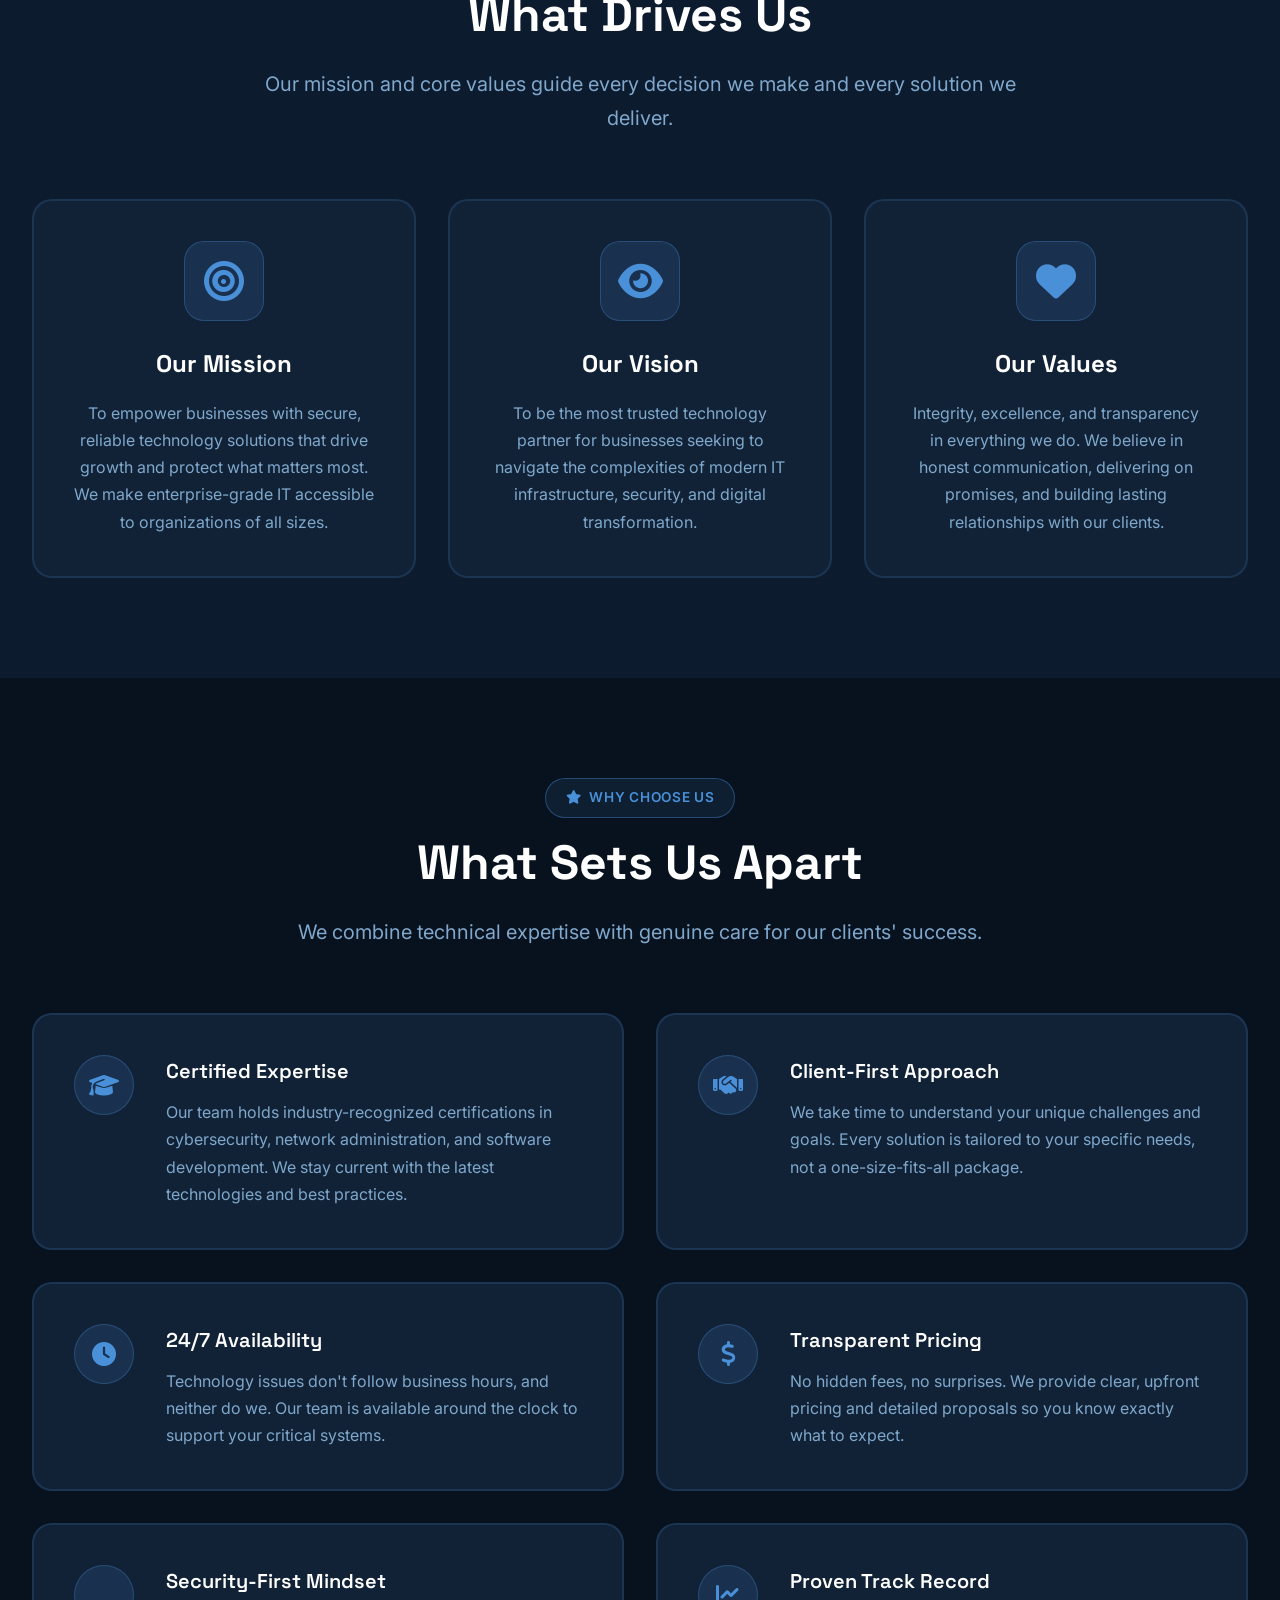
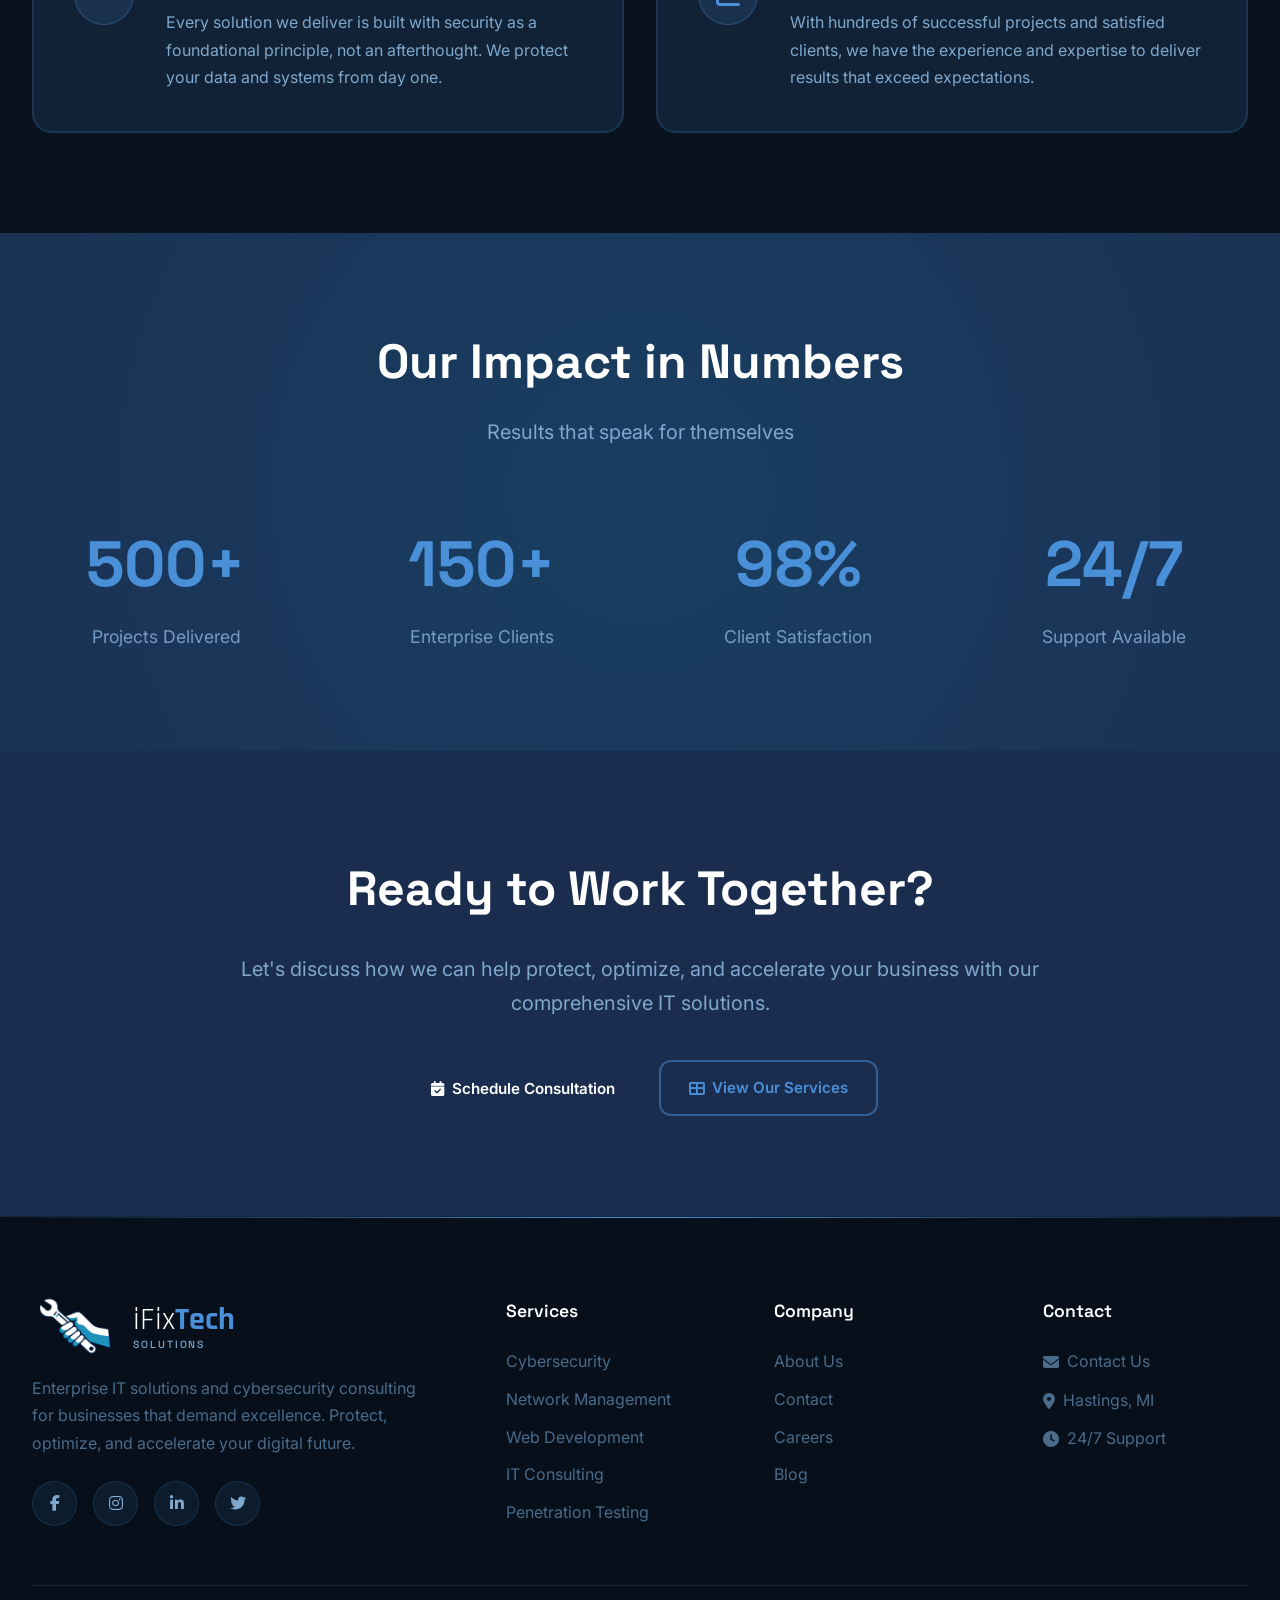
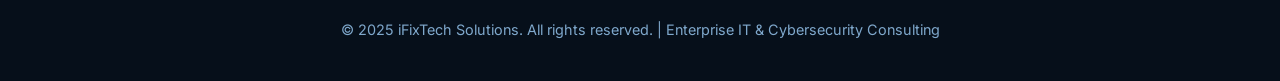
<file: about.html>
<!DOCTYPE html>
<html lang="en">
<head>
    <meta charset="UTF-8">
    <meta name="viewport" content="width=device-width, initial-scale=1.0">
    <title>About Us - iFixTech Solutions</title>
    <link rel="stylesheet" href="https://cdnjs.cloudflare.com/ajax/libs/font-awesome/6.4.0/css/all.min.css">
    <link href="https://fonts.googleapis.com/css2?family=Inter:wght@300;400;500;600;700;800&family=Space+Grotesk:wght@400;500;600;700&display=swap" rel="stylesheet">
    <style>
        :root {
            /* Professional Color Scheme */
            --primary-navy: #1B2D4F;
            --primary-cyan: #00D4FF;
            --primary-purple: #8B5CF6;
            --accent-blue: #0066FF;
            --dark-bg: #0F172A;
            --darker-bg: #020617;
            --light: #FFFFFF;
            --gray-50: #F8FAFC;
            --gray-100: #F1F5F9;
            --gray-200: #E2E8F0;
            --gray-300: #CBD5E1;
            --gray-400: #94A3B8;
            --gray-600: #475569;
            --gray-700: #334155;
            --gray-800: #1E293B;
            --gray-900: #0F172A;
            --success: #10B981;
            --warning: #F59E0B;
            --danger: #EF4444;
            
            /* Typography */
            --font-primary: 'Inter', sans-serif;
            --font-display: 'Space Grotesk', sans-serif;
            
            /* Shadows */
            --shadow-sm: 0 1px 2px 0 rgba(0, 0, 0, 0.05);
            --shadow: 0 1px 3px 0 rgba(0, 0, 0, 0.1), 0 1px 2px 0 rgba(0, 0, 0, 0.06);
            --shadow-md: 0 4px 6px -1px rgba(0, 0, 0, 0.1), 0 2px 4px -1px rgba(0, 0, 0, 0.06);
            --shadow-lg: 0 10px 15px -3px rgba(0, 0, 0, 0.1), 0 4px 6px -2px rgba(0, 0, 0, 0.05);
            --shadow-xl: 0 20px 25px -5px rgba(0, 0, 0, 0.1), 0 10px 10px -5px rgba(0, 0, 0, 0.04);
            --shadow-2xl: 0 25px 50px -12px rgba(0, 0, 0, 0.25);
            --shadow-glow: 0 0 20px rgba(0, 212, 255, 0.3);
        }

        * {
            margin: 0;
            padding: 0;
            box-sizing: border-box;
        }

        html {
            scroll-behavior: smooth;
        }

        body {
            font-family: var(--font-primary);
            line-height: 1.6;
            color: var(--gray-800);
            background: var(--light);
            overflow-x: hidden;
        }

        .container {
            max-width: 1280px;
            margin: 0 auto;
            padding: 0 2rem;
        }

        /* Animated Grid Background */
        .grid-background {
            position: fixed;
            top: 0;
            left: 0;
            width: 100%;
            height: 100%;
            z-index: -1;
            background: 
                linear-gradient(90deg, rgba(0, 212, 255, 0.03) 1px, transparent 1px),
                linear-gradient(rgba(0, 212, 255, 0.03) 1px, transparent 1px);
            background-size: 50px 50px;
            animation: gridMove 20s linear infinite;
        }

        @keyframes gridMove {
            0% { transform: translate(0, 0); }
            100% { transform: translate(50px, 50px); }
        }

        /* Floating Decorative Icons */
        .floating-icons {
            position: fixed;
            top: 0;
            left: 0;
            width: 100%;
            height: 100%;
            z-index: -1;
            pointer-events: none;
            overflow: hidden;
        }

        .floating-icon {
            position: absolute;
            color: var(--primary-cyan);
            animation: floatDrift 15s ease-in-out infinite;
        }

        .floating-icon:nth-child(2n) {
            color: var(--primary-purple);
            animation-duration: 20s;
        }

        .floating-icon:nth-child(3n) {
            color: var(--accent-blue);
            animation-duration: 18s;
            animation-delay: -5s;
        }

        @keyframes floatDrift {
            0%, 100% { 
                transform: translate(0, 0) rotate(0deg);
            }
            25% { 
                transform: translate(20px, -20px) rotate(5deg);
            }
            50% { 
                transform: translate(-15px, 15px) rotate(-5deg);
            }
            75% { 
                transform: translate(15px, 20px) rotate(3deg);
            }
        }

        /* Header */
        .header {
            position: fixed;
            top: 0;
            left: 0;
            right: 0;
            background: rgba(255, 255, 255, 0.95);
            -webkit-backdrop-filter: blur(20px);
            backdrop-filter: blur(20px);
            border-bottom: 1px solid var(--gray-200);
            z-index: 1000;
            transition: all 0.3s ease;
        }

        .header.scrolled {
            background: rgba(255, 255, 255, 0.98);
            box-shadow: var(--shadow-lg);
        }

        .nav {
            display: flex;
            justify-content: space-between;
            align-items: center;
            padding: 1.25rem 0;
        }

        .logo {
            display: flex;
            align-items: center;
            gap: 0.75rem;
            font-size: 1.5rem;
            font-weight: 700;
            color: var(--primary-navy);
            text-decoration: none;
            font-family: var(--font-display);
            transition: transform 0.3s ease;
        }

        .logo:hover {
            transform: scale(1.05);
        }

        .logo-icon {
            width: 40px;
            height: 40px;
            background: linear-gradient(135deg, var(--primary-cyan), var(--primary-purple));
            border-radius: 10px;
            display: flex;
            align-items: center;
            justify-content: center;
            color: white;
            position: relative;
            overflow: hidden;
        }

        .logo-icon::before {
            content: '';
            position: absolute;
            top: -50%;
            left: -50%;
            width: 200%;
            height: 200%;
            background: linear-gradient(45deg, transparent, rgba(255,255,255,0.3), transparent);
            animation: shine 3s infinite;
        }

        @keyframes shine {
            0% { transform: translateX(-100%) translateY(-100%) rotate(45deg); }
            100% { transform: translateX(100%) translateY(100%) rotate(45deg); }
        }

        .logo-text {
            display: flex;
            flex-direction: column;
            line-height: 1.2;
        }

        .logo-main {
            font-size: 1.5rem;
            font-weight: 700;
        }

        .logo-sub {
            font-size: 0.75rem;
            font-weight: 500;
            color: var(--primary-cyan);
            letter-spacing: 0.05em;
        }

        .nav-links {
            display: flex;
            list-style: none;
            gap: 2.5rem;
            align-items: center;
        }

        .nav-links a {
            text-decoration: none;
            color: var(--gray-700);
            font-weight: 500;
            font-size: 0.95rem;
            transition: all 0.3s ease;
            position: relative;
            padding: 0.5rem 0;
        }

        .nav-links a::after {
            content: '';
            position: absolute;
            bottom: 0;
            left: 0;
            width: 0;
            height: 2px;
            background: linear-gradient(90deg, var(--primary-cyan), var(--primary-purple));
            transition: width 0.3s ease;
        }

        .nav-links a:hover::after,
        .nav-links a.active::after {
            width: 100%;
        }

        .nav-links a:hover,
        .nav-links a.active {
            color: var(--primary-cyan);
        }

        .btn {
            display: inline-flex;
            align-items: center;
            gap: 0.5rem;
            padding: 0.875rem 1.75rem;
            border: none;
            border-radius: 12px;
            font-weight: 600;
            font-size: 0.95rem;
            text-decoration: none;
            cursor: pointer;
            transition: all 0.3s ease;
            position: relative;
            overflow: hidden;
            font-family: var(--font-primary);
        }

        .btn::before {
            content: '';
            position: absolute;
            top: 0;
            left: -100%;
            width: 100%;
            height: 100%;
            background: linear-gradient(90deg, transparent, rgba(255,255,255,0.2), transparent);
            transition: left 0.5s ease;
        }

        .btn:hover::before {
            left: 100%;
        }

        .btn-primary {
            background: linear-gradient(135deg, var(--primary-cyan), var(--accent-blue));
            color: white;
            box-shadow: 0 4px 15px rgba(0, 212, 255, 0.4);
        }

        .btn-primary:hover {
            transform: translateY(-2px);
            box-shadow: 0 8px 25px rgba(0, 212, 255, 0.5);
        }

        .btn-outline {
            background: transparent;
            color: var(--primary-cyan);
            border: 2px solid var(--primary-cyan);
        }

        .btn-outline:hover {
            background: var(--primary-cyan);
            color: white;
            transform: translateY(-2px);
            box-shadow: var(--shadow-lg);
        }

        .mobile-menu {
            display: none;
            background: none;
            border: none;
            font-size: 1.5rem;
            color: var(--gray-700);
            cursor: pointer;
        }

        /* Page Header */
        .page-header {
            padding: 160px 0 100px;
            background: linear-gradient(135deg, var(--primary-navy) 0%, var(--darker-bg) 100%);
            color: white;
            position: relative;
            overflow: hidden;
        }

        .page-header::before {
            content: '';
            position: absolute;
            top: -50%;
            right: -20%;
            width: 800px;
            height: 800px;
            background: radial-gradient(circle, rgba(0, 212, 255, 0.15) 0%, transparent 70%);
            animation: pulse 4s ease-in-out infinite;
        }

        @keyframes pulse {
            0%, 100% { transform: scale(1); opacity: 0.5; }
            50% { transform: scale(1.1); opacity: 0.8; }
        }

        .page-header-content {
            position: relative;
            z-index: 1;
            text-align: center;
            max-width: 800px;
            margin: 0 auto;
        }

        .page-badge {
            display: inline-flex;
            align-items: center;
            gap: 0.5rem;
            background: rgba(0, 212, 255, 0.2);
            border: 1px solid rgba(0, 212, 255, 0.4);
            padding: 0.75rem 1.5rem;
            border-radius: 50px;
            font-size: 0.9rem;
            font-weight: 500;
            margin-bottom: 2rem;
            animation: slideInUp 1s ease-out;
        }

        @keyframes slideInUp {
            from {
                opacity: 0;
                transform: translateY(30px);
            }
            to {
                opacity: 1;
                transform: translateY(0);
            }
        }

        .page-title {
            font-size: 4rem;
            font-weight: 800;
            margin-bottom: 1.5rem;
            font-family: var(--font-display);
            line-height: 1.1;
            animation: slideInUp 1s ease-out 0.2s both;
        }

        .page-subtitle {
            font-size: 1.25rem;
            opacity: 0.9;
            line-height: 1.8;
            animation: slideInUp 1s ease-out 0.4s both;
        }

        /* Story Section */
        .story-section {
            padding: 100px 0;
            background: white;
        }

        .story-content {
            display: grid;
            grid-template-columns: 1fr 1fr;
            gap: 5rem;
            align-items: center;
        }

        .story-text h2 {
            font-size: 2.5rem;
            font-weight: 800;
            color: var(--primary-navy);
            margin-bottom: 1.5rem;
            font-family: var(--font-display);
            line-height: 1.2;
        }

        .story-text p {
            color: var(--gray-600);
            line-height: 1.8;
            font-size: 1.05rem;
            margin-bottom: 1.5rem;
        }

        .story-highlight {
            background: linear-gradient(135deg, var(--primary-cyan), var(--primary-purple));
            -webkit-background-clip: text;
            -webkit-text-fill-color: transparent;
            background-clip: text;
            font-weight: 700;
        }

        .story-visual {
            background: linear-gradient(135deg, var(--gray-50), var(--light));
            border: 2px solid var(--gray-200);
            border-radius: 24px;
            padding: 3rem;
            box-shadow: var(--shadow-xl);
            position: relative;
            overflow: hidden;
        }

        .story-visual::before {
            content: '';
            position: absolute;
            top: 0;
            left: 0;
            right: 0;
            height: 4px;
            background: linear-gradient(90deg, var(--primary-cyan), var(--primary-purple));
        }

        .milestone {
            display: flex;
            align-items: center;
            gap: 1.5rem;
            margin-bottom: 2rem;
            padding: 1.5rem;
            background: white;
            border-radius: 16px;
            border: 1px solid var(--gray-200);
            transition: all 0.3s ease;
        }

        .milestone:hover {
            transform: translateX(10px);
            border-color: var(--primary-cyan);
            box-shadow: var(--shadow-lg);
        }

        .milestone-icon {
            width: 60px;
            height: 60px;
            background: linear-gradient(135deg, var(--primary-cyan), var(--primary-purple));
            border-radius: 50%;
            display: flex;
            align-items: center;
            justify-content: center;
            color: white;
            font-size: 1.5rem;
            flex-shrink: 0;
            box-shadow: var(--shadow-glow);
        }

        .milestone-content h4 {
            font-size: 1.1rem;
            font-weight: 600;
            color: var(--primary-navy);
            margin-bottom: 0.25rem;
        }

        .milestone-content p {
            color: var(--gray-600);
            font-size: 0.9rem;
            margin: 0;
        }

        /* Mission & Values Section */
        .mission-section {
            padding: 100px 0;
            background: linear-gradient(135deg, var(--gray-50) 0%, var(--light) 100%);
            position: relative;
        }

        .section-header {
            text-align: center;
            max-width: 800px;
            margin: 0 auto 4rem;
        }

        .section-badge {
            display: inline-flex;
            align-items: center;
            gap: 0.5rem;
            background: linear-gradient(135deg, rgba(0, 212, 255, 0.1), rgba(139, 92, 246, 0.1));
            border: 1px solid rgba(0, 212, 255, 0.3);
            padding: 0.5rem 1.25rem;
            border-radius: 50px;
            font-size: 0.85rem;
            font-weight: 600;
            color: var(--primary-cyan);
            margin-bottom: 1rem;
            letter-spacing: 0.05em;
            text-transform: uppercase;
        }

        .section-title {
            font-size: 3rem;
            font-weight: 800;
            color: var(--primary-navy);
            margin-bottom: 1.5rem;
            font-family: var(--font-display);
            line-height: 1.2;
        }

        .section-subtitle {
            font-size: 1.25rem;
            color: var(--gray-600);
            line-height: 1.7;
        }

        .mission-grid {
            display: grid;
            grid-template-columns: repeat(3, 1fr);
            gap: 2rem;
        }

        .mission-card {
            background: white;
            border: 2px solid var(--gray-200);
            border-radius: 20px;
            padding: 2.5rem;
            text-align: center;
            transition: all 0.4s ease;
            position: relative;
            overflow: hidden;
        }

        .mission-card::before {
            content: '';
            position: absolute;
            top: 0;
            left: 0;
            width: 100%;
            height: 100%;
            background: linear-gradient(135deg, rgba(0, 212, 255, 0.05), rgba(139, 92, 246, 0.05));
            opacity: 0;
            transition: opacity 0.4s ease;
        }

        .mission-card:hover::before {
            opacity: 1;
        }

        .mission-card:hover {
            transform: translateY(-8px);
            border-color: var(--primary-cyan);
            box-shadow: var(--shadow-2xl);
        }

        .mission-icon {
            width: 80px;
            height: 80px;
            background: linear-gradient(135deg, var(--primary-cyan), var(--primary-purple));
            border-radius: 20px;
            display: flex;
            align-items: center;
            justify-content: center;
            color: white;
            font-size: 2.5rem;
            margin: 0 auto 1.5rem;
            box-shadow: var(--shadow-glow);
            position: relative;
            z-index: 1;
            transition: transform 0.4s ease;
        }

        .mission-card:hover .mission-icon {
            transform: scale(1.1) rotate(5deg);
        }

        .mission-card h3 {
            font-size: 1.5rem;
            font-weight: 700;
            color: var(--primary-navy);
            margin-bottom: 1rem;
            font-family: var(--font-display);
            position: relative;
            z-index: 1;
        }

        .mission-card p {
            color: var(--gray-600);
            line-height: 1.7;
            position: relative;
            z-index: 1;
        }

        /* Why Choose Us Section */
        .why-choose-section {
            padding: 100px 0;
            background: white;
        }

        .features-grid {
            display: grid;
            grid-template-columns: repeat(2, 1fr);
            gap: 2rem;
        }

        .feature-card {
            display: flex;
            gap: 2rem;
            background: linear-gradient(135deg, var(--gray-50), var(--light));
            border: 2px solid var(--gray-200);
            border-radius: 20px;
            padding: 2.5rem;
            transition: all 0.3s ease;
        }

        .feature-card:hover {
            transform: translateY(-5px);
            border-color: var(--primary-cyan);
            box-shadow: var(--shadow-xl);
        }

        .feature-icon {
            width: 60px;
            height: 60px;
            background: linear-gradient(135deg, var(--primary-cyan), var(--primary-purple));
            border-radius: 50%;
            display: flex;
            align-items: center;
            justify-content: center;
            color: white;
            font-size: 1.5rem;
            flex-shrink: 0;
            box-shadow: var(--shadow-glow);
        }

        .feature-content h3 {
            font-size: 1.25rem;
            font-weight: 600;
            color: var(--primary-navy);
            margin-bottom: 0.75rem;
            font-family: var(--font-display);
        }

        .feature-content p {
            color: var(--gray-600);
            line-height: 1.7;
        }

        /* Stats Section */
        .stats-section {
            padding: 100px 0;
            background: linear-gradient(135deg, var(--primary-navy) 0%, var(--darker-bg) 100%);
            color: white;
            position: relative;
            overflow: hidden;
        }

        .stats-section::before {
            content: '';
            position: absolute;
            top: -50%;
            left: -50%;
            width: 200%;
            height: 200%;
            background: radial-gradient(circle, rgba(0, 212, 255, 0.1) 0%, transparent 70%);
            animation: rotate 20s linear infinite;
        }

        @keyframes rotate {
            0% { transform: rotate(0deg); }
            100% { transform: rotate(360deg); }
        }

        .stats-content {
            position: relative;
            z-index: 1;
        }

        .stats-grid {
            display: grid;
            grid-template-columns: repeat(4, 1fr);
            gap: 3rem;
            margin-top: 3rem;
        }

        .stat-item {
            text-align: center;
        }

        .stat-number {
            font-size: 4rem;
            font-weight: 800;
            color: var(--primary-cyan);
            margin-bottom: 0.5rem;
            font-family: var(--font-display);
        }

        .stat-label {
            font-size: 1.1rem;
            opacity: 0.9;
        }

        /* CTA Section */
        .cta-section {
            padding: 100px 0;
            background: linear-gradient(135deg, var(--gray-50) 0%, var(--light) 100%);
        }

        .cta-content {
            max-width: 800px;
            margin: 0 auto;
            text-align: center;
        }

        .cta-title {
            font-size: 3rem;
            font-weight: 800;
            color: var(--primary-navy);
            margin-bottom: 1.5rem;
            font-family: var(--font-display);
        }

        .cta-subtitle {
            font-size: 1.25rem;
            color: var(--gray-600);
            margin-bottom: 2.5rem;
            line-height: 1.7;
        }

        .cta-buttons {
            display: flex;
            gap: 1rem;
            justify-content: center;
            flex-wrap: wrap;
        }

        .btn-dark {
            background: linear-gradient(135deg, var(--primary-navy), var(--darker-bg));
            color: white;
        }

        .btn-dark:hover {
            transform: translateY(-2px);
            box-shadow: var(--shadow-xl);
        }

        /* Footer */
        .footer {
            background: linear-gradient(135deg, var(--primary-navy), var(--darker-bg));
            color: white;
            padding: 80px 0 40px;
            position: relative;
        }

        .footer::before {
            content: '';
            position: absolute;
            top: 0;
            left: 0;
            right: 0;
            height: 1px;
            background: linear-gradient(90deg, transparent, var(--primary-cyan), transparent);
        }

        .footer-content {
            display: grid;
            grid-template-columns: 2fr 1fr 1fr 1fr;
            gap: 4rem;
            margin-bottom: 3rem;
        }

        .footer-section h4 {
            font-size: 1.1rem;
            font-weight: 600;
            margin-bottom: 1.5rem;
            font-family: var(--font-display);
        }

        .footer-section p {
            color: var(--gray-400);
            margin-bottom: 1.5rem;
            line-height: 1.7;
        }

        .footer-links {
            list-style: none;
        }

        .footer-links li {
            margin-bottom: 0.75rem;
        }

        .footer-links a {
            color: var(--gray-400);
            text-decoration: none;
            transition: all 0.3s ease;
            display: inline-flex;
            align-items: center;
            gap: 0.5rem;
        }

        .footer-links a:hover {
            color: var(--primary-cyan);
            transform: translateX(5px);
        }

        .social-links {
            display: flex;
            gap: 1rem;
            margin-top: 1.5rem;
        }

        .social-links a {
            width: 45px;
            height: 45px;
            background: rgba(255, 255, 255, 0.1);
            border: 1px solid rgba(255, 255, 255, 0.2);
            border-radius: 50%;
            display: flex;
            align-items: center;
            justify-content: center;
            color: var(--gray-400);
            text-decoration: none;
            transition: all 0.3s ease;
        }

        .social-links a:hover {
            background: linear-gradient(135deg, var(--primary-cyan), var(--primary-purple));
            color: white;
            border-color: transparent;
            transform: translateY(-3px);
        }

        .footer-bottom {
            border-top: 1px solid rgba(255, 255, 255, 0.1);
            padding-top: 2rem;
            text-align: center;
            color: var(--gray-400);
            font-size: 0.9rem;
        }

        /* Modal Styles */
        .modal {
            display: none;
            position: fixed;
            z-index: 2000;
            left: 0;
            top: 0;
            width: 100%;
            height: 100%;
            background-color: rgba(10, 22, 40, 0.95);
            -webkit-backdrop-filter: blur(10px);
            backdrop-filter: blur(10px);
            animation: fadeIn 0.3s ease;
        }

        .modal.active {
            display: flex;
            align-items: center;
            justify-content: center;
        }

        @keyframes fadeIn {
            from { opacity: 0; }
            to { opacity: 1; }
        }

        .modal-content {
            background: white;
            border-radius: 24px;
            width: 90%;
            max-width: 600px;
            max-height: 90vh;
            overflow-y: auto;
            position: relative;
            box-shadow: var(--shadow-2xl);
            animation: slideUp 0.4s ease;
        }

        @keyframes slideUp {
            from { 
                opacity: 0;
                transform: translateY(50px) scale(0.9);
            }
            to { 
                opacity: 1;
                transform: translateY(0) scale(1);
            }
        }

        .modal-header {
            padding: 2.5rem 2.5rem 1.5rem;
            border-bottom: 1px solid var(--gray-200);
            position: relative;
        }

        .modal-header::before {
            content: '';
            position: absolute;
            top: 0;
            left: 0;
            right: 0;
            height: 4px;
            background: linear-gradient(90deg, var(--primary-cyan), var(--primary-purple));
        }

        .modal-close {
            position: absolute;
            top: 1.5rem;
            right: 1.5rem;
            width: 40px;
            height: 40px;
            background: var(--gray-100);
            border: none;
            border-radius: 50%;
            color: var(--gray-600);
            font-size: 1.25rem;
            cursor: pointer;
            transition: all 0.3s ease;
            display: flex;
            align-items: center;
            justify-content: center;
        }

        .modal-close:hover {
            background: var(--danger);
            color: white;
            transform: rotate(90deg);
        }

        .modal-title {
            font-size: 2rem;
            font-weight: 700;
            color: var(--primary-navy);
            margin-bottom: 0.5rem;
            font-family: var(--font-display);
        }

        .modal-subtitle {
            color: var(--gray-600);
            font-size: 1rem;
        }

        .modal-body {
            padding: 2.5rem;
        }

        .form-group {
            margin-bottom: 1.5rem;
        }

        .form-label {
            display: block;
            margin-bottom: 0.5rem;
            font-weight: 600;
            color: var(--gray-800);
            font-size: 0.95rem;
        }

        .form-input,
        .form-select,
        .form-textarea {
            width: 100%;
            padding: 0.875rem 1rem;
            border: 2px solid var(--gray-200);
            border-radius: 12px;
            font-size: 1rem;
            font-family: var(--font-primary);
            transition: all 0.3s ease;
            background: var(--gray-50);
        }

        .form-input:focus,
        .form-select:focus,
        .form-textarea:focus {
            outline: none;
            border-color: var(--primary-cyan);
            background: white;
            box-shadow: 0 0 0 4px rgba(0, 212, 255, 0.1);
        }

        .form-textarea {
            resize: vertical;
            min-height: 120px;
        }

        .form-row {
            display: grid;
            grid-template-columns: 1fr 1fr;
            gap: 1rem;
        }

        .form-submit {
            width: 100%;
            padding: 1rem;
            background: linear-gradient(135deg, var(--primary-cyan), var(--accent-blue));
            color: white;
            border: none;
            border-radius: 12px;
            font-size: 1rem;
            font-weight: 600;
            cursor: pointer;
            transition: all 0.3s ease;
            box-shadow: 0 4px 15px rgba(0, 212, 255, 0.3);
            display: flex;
            align-items: center;
            justify-content: center;
            gap: 0.5rem;
        }

        .form-submit:hover {
            transform: translateY(-2px);
            box-shadow: 0 8px 25px rgba(0, 212, 255, 0.4);
        }

        .form-submit:active {
            transform: translateY(0);
        }

        .success-message {
            display: none;
            background: linear-gradient(135deg, var(--success), #059669);
            color: white;
            padding: 1rem;
            border-radius: 12px;
            margin-bottom: 1rem;
            text-align: center;
            font-weight: 500;
        }

        .success-message.show {
            display: block;
            animation: slideDown 0.5s ease;
        }

        @keyframes slideDown {
            from {
                opacity: 0;
                transform: translateY(-20px);
            }
            to {
                opacity: 1;
                transform: translateY(0);
            }
        }

        /* Responsive Design */
        @media (max-width: 1024px) {
            .story-content {
                grid-template-columns: 1fr;
                gap: 3rem;
            }

            .mission-grid {
                grid-template-columns: 1fr;
            }

            .features-grid {
                grid-template-columns: 1fr;
            }

            .stats-grid {
                grid-template-columns: repeat(2, 1fr);
            }

            .footer-content {
                grid-template-columns: 1fr 1fr;
            }
        }

        @media (max-width: 768px) {
            .nav-links {
                display: none;
                position: fixed;
                top: 80px;
                left: 0;
                width: 100%;
                height: calc(100vh - 80px);
                background: rgba(255, 255, 255, 0.98);
                -webkit-backdrop-filter: blur(20px);
                backdrop-filter: blur(20px);
                flex-direction: column;
                justify-content: center;
                align-items: center;
                box-shadow: var(--shadow-xl);
                gap: 2rem;
            }

            .nav-links.active {
                display: flex;
            }

            .mobile-menu {
                display: block;
            }

            .page-header {
                padding: 140px 0 80px;
            }

            .page-title {
                font-size: 2.5rem;
            }

            .section-title {
                font-size: 2rem;
            }

            .cta-title {
                font-size: 2rem;
            }

            .stats-grid {
                grid-template-columns: 1fr;
            }

            .footer-content {
                grid-template-columns: 1fr;
                gap: 2rem;
            }

            .modal-content {
                width: 95%;
                max-height: 95vh;
            }

            .modal-header {
                padding: 2rem 1.5rem 1rem;
            }

            .modal-body {
                padding: 1.5rem;
            }

            .modal-title {
                font-size: 1.5rem;
            }

            .form-row {
                grid-template-columns: 1fr;
            }
        }

        /* Animations */
        .fade-in {
            opacity: 0;
            transform: translateY(30px);
            transition: all 0.8s ease;
        }

        .fade-in.visible {
            opacity: 1;
            transform: translateY(0);
        }
    </style>
<link href="https://fonts.googleapis.com/css2?family=Rajdhani:wght@400;500;600;700&display=swap" rel="stylesheet">
<link rel="stylesheet" href="styles.css">
<link rel="stylesheet" href="mobile-nav.css">
</head>
<body>
    <!-- Grid Background -->
    <div class="grid-background"></div>

    <!-- Floating Decorative Icons -->
    <div class="floating-icons">
        <i class="fas fa-shield-alt floating-icon" style="top: 15%; left: 5%; font-size: 3rem; opacity: 0.08;"></i>
        <i class="fas fa-lightbulb floating-icon" style="top: 25%; right: 8%; font-size: 2.5rem; opacity: 0.06;"></i>
        <i class="fas fa-heart floating-icon" style="top: 45%; left: 3%; font-size: 2rem; opacity: 0.07;"></i>
        <i class="fas fa-award floating-icon" style="top: 60%; right: 5%; font-size: 3.5rem; opacity: 0.05;"></i>
        <i class="fas fa-handshake floating-icon" style="top: 75%; left: 7%; font-size: 2.8rem; opacity: 0.06;"></i>
        <i class="fas fa-rocket floating-icon" style="top: 35%; right: 12%; font-size: 2.2rem; opacity: 0.08;"></i>
        <i class="fas fa-star floating-icon" style="top: 55%; left: 10%; font-size: 2.5rem; opacity: 0.07;"></i>
        <i class="fas fa-users floating-icon" style="top: 85%; right: 10%; font-size: 3rem; opacity: 0.06;"></i>
    </div>

    <!-- Header -->
    <header class="header">
        <div class="container">
            <nav class="nav">
                <a href="index.html" class="logo"><img src="logo-icon.webp" alt="iFixTech" class="logo-img"><div class="logo-text"><div class="logo-name"><span class="logo-ifix">iFix</span><span class="logo-tech">Tech</span></div><div class="logo-sub">Solutions</div></div></a>

                <ul class="nav-links">
                    <li><a href="index.html">Home</a></li>
                    <li><a href="services.html">Services</a></li>
                    <li><a href="about.html" class="active">About</a></li>
                    <li><a href="contact.html">Contact</a></li>
                    <li class="nav-extra"><a href="contact.html" class="nav-cta"><i class="fas fa-calendar-check"></i> Get a Free Consultation</a><a href="mailto:ifixtechofficial@gmail.com" class="nav-mail"><i class="fas fa-envelope"></i> ifixtechofficial@gmail.com</a></li>
                </ul>

                <div style="display: flex; gap: 1rem; align-items: center;">
                    <button class="btn btn-primary" id="openConsultationModal">
                        <i class="fas fa-calendar-check"></i>
                        Get Consultation
                    </button>
                    <button class="mobile-menu" id="mobileMenuBtn">
                        <i class="fas fa-bars"></i>
                    </button>
                </div>
            </nav>
        </div>
    </header>

    <!-- Page Header -->
    <section class="page-header">
        <div class="container">
            <div class="page-header-content">
                <div class="page-badge">
                    <i class="fas fa-building"></i>
                    Our Story
                </div>
                <h1 class="page-title">About iFixTech Solutions</h1>
                <p class="page-subtitle">
                    From device repairs to enterprise security, we've evolved into a comprehensive 
                    IT solutions provider dedicated to protecting and empowering businesses.
                </p>
            </div>
        </div>
    </section>

    <!-- Story Section -->
    <section class="story-section">
        <div class="container">
            <div class="story-content">
                <div class="story-text fade-in">
                    <h2>Our Journey to Excellence</h2>
                    <p>
                        What began as a <span class="story-highlight">passion for fixing devices</span> has 
                        evolved into a comprehensive IT solutions provider serving businesses across multiple industries. 
                        We recognized that modern businesses need more than just repairsâ€”they need trusted partners 
                        who understand technology and security.
                    </p>
                    <p>
                        Today, iFixTech Solutions stands as a <span class="story-highlight">full-service technology 
                        consultancy</span>, offering everything from cybersecurity assessments to custom application 
                        development. Our team brings together decades of combined experience in IT infrastructure, 
                        software development, and security consulting.
                    </p>
                    <p>
                        We believe that <span class="story-highlight">technology should empower, not overwhelm</span>. 
                        That's why we take a consultative approach, working closely with clients to understand their 
                        unique challenges and deliver solutions that actually solve problems.
                    </p>
                    <p>
                        Whether you're a small business looking to establish your online presence or an enterprise 
                        seeking advanced security solutions, we're here to guide you every step of the way.
                    </p>
                </div>

                <div class="story-visual fade-in">
                    <div class="milestone">
                        <div class="milestone-icon">
                            <i class="fas fa-tools"></i>
                        </div>
                        <div class="milestone-content">
                            <h4>The Beginning</h4>
                            <p>Started with device repairs and technical support</p>
                        </div>
                    </div>

                    <div class="milestone">
                        <div class="milestone-icon">
                            <i class="fas fa-chart-line"></i>
                        </div>
                        <div class="milestone-content">
                            <h4>Growth & Evolution</h4>
                            <p>Expanded into network management and IT consulting</p>
                        </div>
                    </div>

                    <div class="milestone">
                        <div class="milestone-icon">
                            <i class="fas fa-shield-alt"></i>
                        </div>
                        <div class="milestone-content">
                            <h4>Security Focus</h4>
                            <p>Added cybersecurity and penetration testing services</p>
                        </div>
                    </div>

                    <div class="milestone">
                        <div class="milestone-icon">
                            <i class="fas fa-rocket"></i>
                        </div>
                        <div class="milestone-content">
                            <h4>Full-Stack Solutions</h4>
                            <p>Now offering complete IT and development services</p>
                        </div>
                    </div>
                </div>
            </div>
        </div>
    </section>

    <!-- Mission & Values -->
    <section class="mission-section">
        <div class="container">
            <div class="section-header fade-in">
                <div class="section-badge">
                    <i class="fas fa-compass"></i>
                    Mission & Values
                </div>
                <h2 class="section-title">What Drives Us</h2>
                <p class="section-subtitle">
                    Our mission and core values guide every decision we make and every solution we deliver.
                </p>
            </div>

            <div class="mission-grid">
                <div class="mission-card fade-in">
                    <div class="mission-icon">
                        <i class="fas fa-bullseye"></i>
                    </div>
                    <h3>Our Mission</h3>
                    <p>
                        To empower businesses with secure, reliable technology solutions that drive 
                        growth and protect what matters most. We make enterprise-grade IT accessible 
                        to organizations of all sizes.
                    </p>
                </div>

                <div class="mission-card fade-in">
                    <div class="mission-icon">
                        <i class="fas fa-eye"></i>
                    </div>
                    <h3>Our Vision</h3>
                    <p>
                        To be the most trusted technology partner for businesses seeking to navigate 
                        the complexities of modern IT infrastructure, security, and digital transformation.
                    </p>
                </div>

                <div class="mission-card fade-in">
                    <div class="mission-icon">
                        <i class="fas fa-heart"></i>
                    </div>
                    <h3>Our Values</h3>
                    <p>
                        Integrity, excellence, and transparency in everything we do. We believe in 
                        honest communication, delivering on promises, and building lasting relationships 
                        with our clients.
                    </p>
                </div>
            </div>
        </div>
    </section>

    <!-- Why Choose Us -->
    <section class="why-choose-section">
        <div class="container">
            <div class="section-header fade-in">
                <div class="section-badge">
                    <i class="fas fa-star"></i>
                    Why Choose Us
                </div>
                <h2 class="section-title">What Sets Us Apart</h2>
                <p class="section-subtitle">
                    We combine technical expertise with genuine care for our clients' success.
                </p>
            </div>

            <div class="features-grid">
                <div class="feature-card fade-in">
                    <div class="feature-icon">
                        <i class="fas fa-graduation-cap"></i>
                    </div>
                    <div class="feature-content">
                        <h3>Certified Expertise</h3>
                        <p>
                            Our team holds industry-recognized certifications in cybersecurity, 
                            network administration, and software development. We stay current with 
                            the latest technologies and best practices.
                        </p>
                    </div>
                </div>

                <div class="feature-card fade-in">
                    <div class="feature-icon">
                        <i class="fas fa-handshake"></i>
                    </div>
                    <div class="feature-content">
                        <h3>Client-First Approach</h3>
                        <p>
                            We take time to understand your unique challenges and goals. Every solution 
                            is tailored to your specific needs, not a one-size-fits-all package.
                        </p>
                    </div>
                </div>

                <div class="feature-card fade-in">
                    <div class="feature-icon">
                        <i class="fas fa-clock"></i>
                    </div>
                    <div class="feature-content">
                        <h3>24/7 Availability</h3>
                        <p>
                            Technology issues don't follow business hours, and neither do we. Our team 
                            is available around the clock to support your critical systems.
                        </p>
                    </div>
                </div>

                <div class="feature-card fade-in">
                    <div class="feature-icon">
                        <i class="fas fa-dollar-sign"></i>
                    </div>
                    <div class="feature-content">
                        <h3>Transparent Pricing</h3>
                        <p>
                            No hidden fees, no surprises. We provide clear, upfront pricing and detailed 
                            proposals so you know exactly what to expect.
                        </p>
                    </div>
                </div>

                <div class="feature-card fade-in">
                    <div class="feature-icon">
                        <i class="fas fa-shield-check"></i>
                    </div>
                    <div class="feature-content">
                        <h3>Security-First Mindset</h3>
                        <p>
                            Every solution we deliver is built with security as a foundational principle, 
                            not an afterthought. We protect your data and systems from day one.
                        </p>
                    </div>
                </div>

                <div class="feature-card fade-in">
                    <div class="feature-icon">
                        <i class="fas fa-chart-line"></i>
                    </div>
                    <div class="feature-content">
                        <h3>Proven Track Record</h3>
                        <p>
                            With hundreds of successful projects and satisfied clients, we have the 
                            experience and expertise to deliver results that exceed expectations.
                        </p>
                    </div>
                </div>
            </div>
        </div>
    </section>

    <!-- Stats Section -->
    <section class="stats-section">
        <div class="container">
            <div class="stats-content">
                <div class="section-header fade-in">
                    <h2 class="section-title" style="color: white;">Our Impact in Numbers</h2>
                    <p class="section-subtitle" style="color: rgba(255,255,255,0.9);">
                        Results that speak for themselves
                    </p>
                </div>

                <div class="stats-grid">
                    <div class="stat-item fade-in">
                        <div class="stat-number">500+</div>
                        <div class="stat-label">Projects Delivered</div>
                    </div>
                    <div class="stat-item fade-in">
                        <div class="stat-number">150+</div>
                        <div class="stat-label">Enterprise Clients</div>
                    </div>
                    <div class="stat-item fade-in">
                        <div class="stat-number">98%</div>
                        <div class="stat-label">Client Satisfaction</div>
                    </div>
                    <div class="stat-item fade-in">
                        <div class="stat-number">24/7</div>
                        <div class="stat-label">Support Available</div>
                    </div>
                </div>
            </div>
        </div>
    </section>

    <!-- CTA Section -->
    <section class="cta-section">
        <div class="container">
            <div class="cta-content fade-in">
                <h2 class="cta-title">Ready to Work Together?</h2>
                <p class="cta-subtitle">
                    Let's discuss how we can help protect, optimize, and accelerate your business 
                    with our comprehensive IT solutions.
                </p>
                <div class="cta-buttons">
                    <button class="btn btn-dark" onclick="document.getElementById('openConsultationModal').click()">
                        <i class="fas fa-calendar-check"></i>
                        Schedule Consultation
                    </button>
                    <a href="services.html" class="btn btn-outline">
                        <i class="fas fa-th-large"></i>
                        View Our Services
                    </a>
                </div>
            </div>
        </div>
    </section>

    <!-- Footer -->
    <footer class="footer">
        <div class="container">
            <div class="footer-content">
                <div class="footer-section">
                    <a href="index.html" class="logo" style="margin-bottom:1.25rem;"><img src="logo-icon.webp" alt="iFixTech" class="logo-img" style="height:58px;"><div class="logo-text"><div class="logo-name"><span class="logo-ifix">iFix</span><span class="logo-tech">Tech</span></div><div class="logo-sub">Solutions</div></div></a>
                    <p>
                        Enterprise IT solutions and cybersecurity consulting for businesses 
                        that demand excellence. Protect, optimize, and accelerate your digital future.
                    </p>
                    <div class="social-links">
                        <a href="https://www.facebook.com/profile.php?id=61572289192480" aria-label="Facebook">
                            <i class="fab fa-facebook-f"></i>
                        </a>
                        <a href="https://www.instagram.com/ifixtechofficial/" aria-label="Instagram">
                            <i class="fab fa-instagram"></i>
                        </a>
                        <a href="#" aria-label="LinkedIn">
                            <i class="fab fa-linkedin-in"></i>
                        </a>
                        <a href="#" aria-label="Twitter">
                            <i class="fab fa-twitter"></i>
                        </a>
                    </div>
                </div>

                <div class="footer-section">
                    <h4>Services</h4>
                    <ul class="footer-links">
                        <li><a href="cybersecurity.html">Cybersecurity</a></li>
                        <li><a href="network-management.html">Network Management</a></li>
                        <li><a href="web-development.html">Web Development</a></li>
                        <li><a href="consulting.html">IT Consulting</a></li>
                        <li><a href="penetration-testing.html">Penetration Testing</a></li>
                    </ul>
                </div>

                <div class="footer-section">
                    <h4>Company</h4>
                    <ul class="footer-links">
                        <li><a href="about.html">About Us</a></li>
                        <li><a href="contact.html">Contact</a></li>
                        <li><a href="#">Careers</a></li>
                        <li><a href="#">Blog</a></li>
                    </ul>
                </div>

                <div class="footer-section">
                    <h4>Contact</h4>
                    <ul class="footer-links">
                        <li><a href="mailto:ifixtechofficial@gmail.com"><i class="fas fa-envelope"></i> Contact Us</a></li>
                        <li><a href="#"><i class="fas fa-map-marker-alt"></i> Hastings, MI</a></li>
                        <li><a href="#"><i class="fas fa-clock"></i> 24/7 Support</a></li>
                    </ul>
                </div>
            </div>

            <div class="footer-bottom">
                <p>&copy; 2025 iFixTech Solutions. All rights reserved. | Enterprise IT & Cybersecurity Consulting</p>
            </div>
        </div>
    </footer>

    <!-- Consultation Modal -->
    <div class="modal" id="consultationModal">
        <div class="modal-content">
            <div class="modal-header">
                <button class="modal-close" id="closeModal">
                    <i class="fas fa-times"></i>
                </button>
                <h2 class="modal-title">Get Free Consultation</h2>
                <p class="modal-subtitle">Tell us about your needs and we'll get back to you within 24 hours</p>
            </div>
            <div class="modal-body">
                <div class="success-message" id="successMessage">
                    <i class="fas fa-check-circle"></i>
                    Thank you! We've received your consultation request and will contact you shortly.
                </div>

                <form id="consultationForm" action="https://formspree.io/f/xnnnrgrb" method="POST">
                    <div class="form-row">
                        <div class="form-group">
                            <label for="firstName" class="form-label">First Name *</label>
                            <input type="text" id="firstName" name="firstName" class="form-input" required>
                        </div>
                        <div class="form-group">
                            <label for="lastName" class="form-label">Last Name *</label>
                            <input type="text" id="lastName" name="lastName" class="form-input" required>
                        </div>
                    </div>

                    <div class="form-group">
                        <label for="email" class="form-label">Email Address *</label>
                        <input type="email" id="email" name="email" class="form-input" required>
                    </div>

                    <div class="form-group">
                        <label for="phone" class="form-label">Phone Number</label>
                        <input type="tel" id="phone" name="phone" class="form-input" placeholder="(Optional)">
                    </div>

                    <div class="form-group">
                        <label for="company" class="form-label">Company Name</label>
                        <input type="text" id="company" name="company" class="form-input" placeholder="(Optional)">
                    </div>

                    <div class="form-group">
                        <label for="service" class="form-label">Service Interested In *</label>
                        <select id="service" name="service" class="form-select" required>
                            <option value="">Select a service</option>
                            <option value="cybersecurity">Cybersecurity Consulting</option>
                            <option value="network-management">Network Management</option>
                            <option value="full-stack-development">Full-Stack Development</option>
                            <option value="website-development">Website Development</option>
                            <option value="it-consulting">IT Consulting</option>
                            <option value="device-repair">Device Repair & Support</option>
                            <option value="penetration-testing">Penetration Testing</option>
                            <option value="multiple">Multiple Services</option>
                            <option value="not-sure">Not Sure Yet</option>
                        </select>
                    </div>

                    <div class="form-group">
                        <label for="message" class="form-label">Tell Us About Your Needs *</label>
                        <textarea 
                            id="message" 
                            name="message" 
                            class="form-textarea" 
                            placeholder="Describe your project, security concerns, or what you're looking to achieve..."
                            required
                        ></textarea>
                    </div>

                    <button type="submit" class="form-submit">
                        <i class="fas fa-paper-plane"></i>
                        <span>Request Consultation</span>
                    </button>
                </form>
            </div>
        </div>
    </div>

    <script>
        // Modal functionality
        const consultationModal = document.getElementById('consultationModal');
        const openModalBtn = document.getElementById('openConsultationModal');
        const closeModalBtn = document.getElementById('closeModal');
        const consultationForm = document.getElementById('consultationForm');
        const successMessage = document.getElementById('successMessage');

        // Open modal
        openModalBtn.addEventListener('click', () => {
            consultationModal.classList.add('active');
            document.body.style.overflow = 'hidden';
        });

        // Close modal
        function closeModal() {
            consultationModal.classList.remove('active');
            document.body.style.overflow = 'auto';
        }

        closeModalBtn.addEventListener('click', closeModal);

        // Close modal when clicking outside
        consultationModal.addEventListener('click', (e) => {
            if (e.target === consultationModal) {
                closeModal();
            }
        });

        // Close modal with Escape key
        document.addEventListener('keydown', (e) => {
            if (e.key === 'Escape' && consultationModal.classList.contains('active')) {
                closeModal();
            }
        });

        // Form submission
        consultationForm.addEventListener('submit', async (e) => {
            e.preventDefault();
            
            const formData = new FormData(consultationForm);
            const submitBtn = consultationForm.querySelector('button[type="submit"]');
            const originalText = submitBtn.innerHTML;
            
            submitBtn.innerHTML = '<i class="fas fa-spinner fa-spin"></i> <span>Sending...</span>';
            submitBtn.disabled = true;
            
            try {
                const response = await fetch(consultationForm.action, {
                    method: 'POST',
                    body: formData,
                    headers: {
                        'Accept': 'application/json'
                    }
                });
                
                if (response.ok) {
                    successMessage.classList.add('show');
                    consultationForm.reset();
                    
                    submitBtn.innerHTML = '<i class="fas fa-check"></i> <span>Request Sent!</span>';
                    submitBtn.style.background = 'linear-gradient(135deg, var(--success), #059669)';
                    
                    setTimeout(() => {
                        closeModal();
                        successMessage.classList.remove('show');
                        submitBtn.innerHTML = originalText;
                        submitBtn.style.background = 'linear-gradient(135deg, var(--primary-cyan), var(--accent-blue))';
                        submitBtn.disabled = false;
                    }, 3000);
                } else {
                    throw new Error('Network response was not ok');
                }
            } catch (error) {
                submitBtn.innerHTML = '<i class="fas fa-exclamation-triangle"></i> <span>Error - Try Again</span>';
                submitBtn.style.background = 'var(--danger)';
                submitBtn.disabled = false;
                
                setTimeout(() => {
                    submitBtn.innerHTML = originalText;
                    submitBtn.style.background = 'linear-gradient(135deg, var(--primary-cyan), var(--accent-blue))';
                }, 3000);
            }
        });

        // Mobile menu toggle
        const mobileMenuBtn = document.getElementById('mobileMenuBtn');
        const navLinks = document.querySelector('.nav-links');

        mobileMenuBtn.addEventListener('click', () => {
            navLinks.classList.toggle('active');
            const icon = mobileMenuBtn.querySelector('i');
            icon.classList.toggle('fa-bars');
            icon.classList.toggle('fa-times');
        });

        // Header scroll effect
        window.addEventListener('scroll', () => {
            const header = document.querySelector('.header');
            if (window.scrollY > 50) {
                header.classList.add('scrolled');
            } else {
                header.classList.remove('scrolled');
            }
        });

        // Intersection Observer for animations
        const observerOptions = {
            threshold: 0.1,
            rootMargin: '0px 0px -50px 0px'
        };

        const observer = new IntersectionObserver((entries) => {
            entries.forEach(entry => {
                if (entry.isIntersecting) {
                    entry.target.classList.add('visible');
                }
            });
        }, observerOptions);

        // Observe all animated elements
        document.querySelectorAll('.fade-in').forEach(el => {
            observer.observe(el);
        });

        // Smooth scroll for anchor links
        document.querySelectorAll('a[href^="#"]').forEach(anchor => {
            anchor.addEventListener('click', function (e) {
                e.preventDefault();
                const target = document.querySelector(this.getAttribute('href'));
                if (target) {
                    const headerOffset = 80;
                    const elementPosition = target.getBoundingClientRect().top;
                    const offsetPosition = elementPosition + window.pageYOffset - headerOffset;

                    window.scrollTo({
                        top: offsetPosition,
                        behavior: 'smooth'
                    });
                }
            });
        });
    </script>
</body>
</html>
</file>
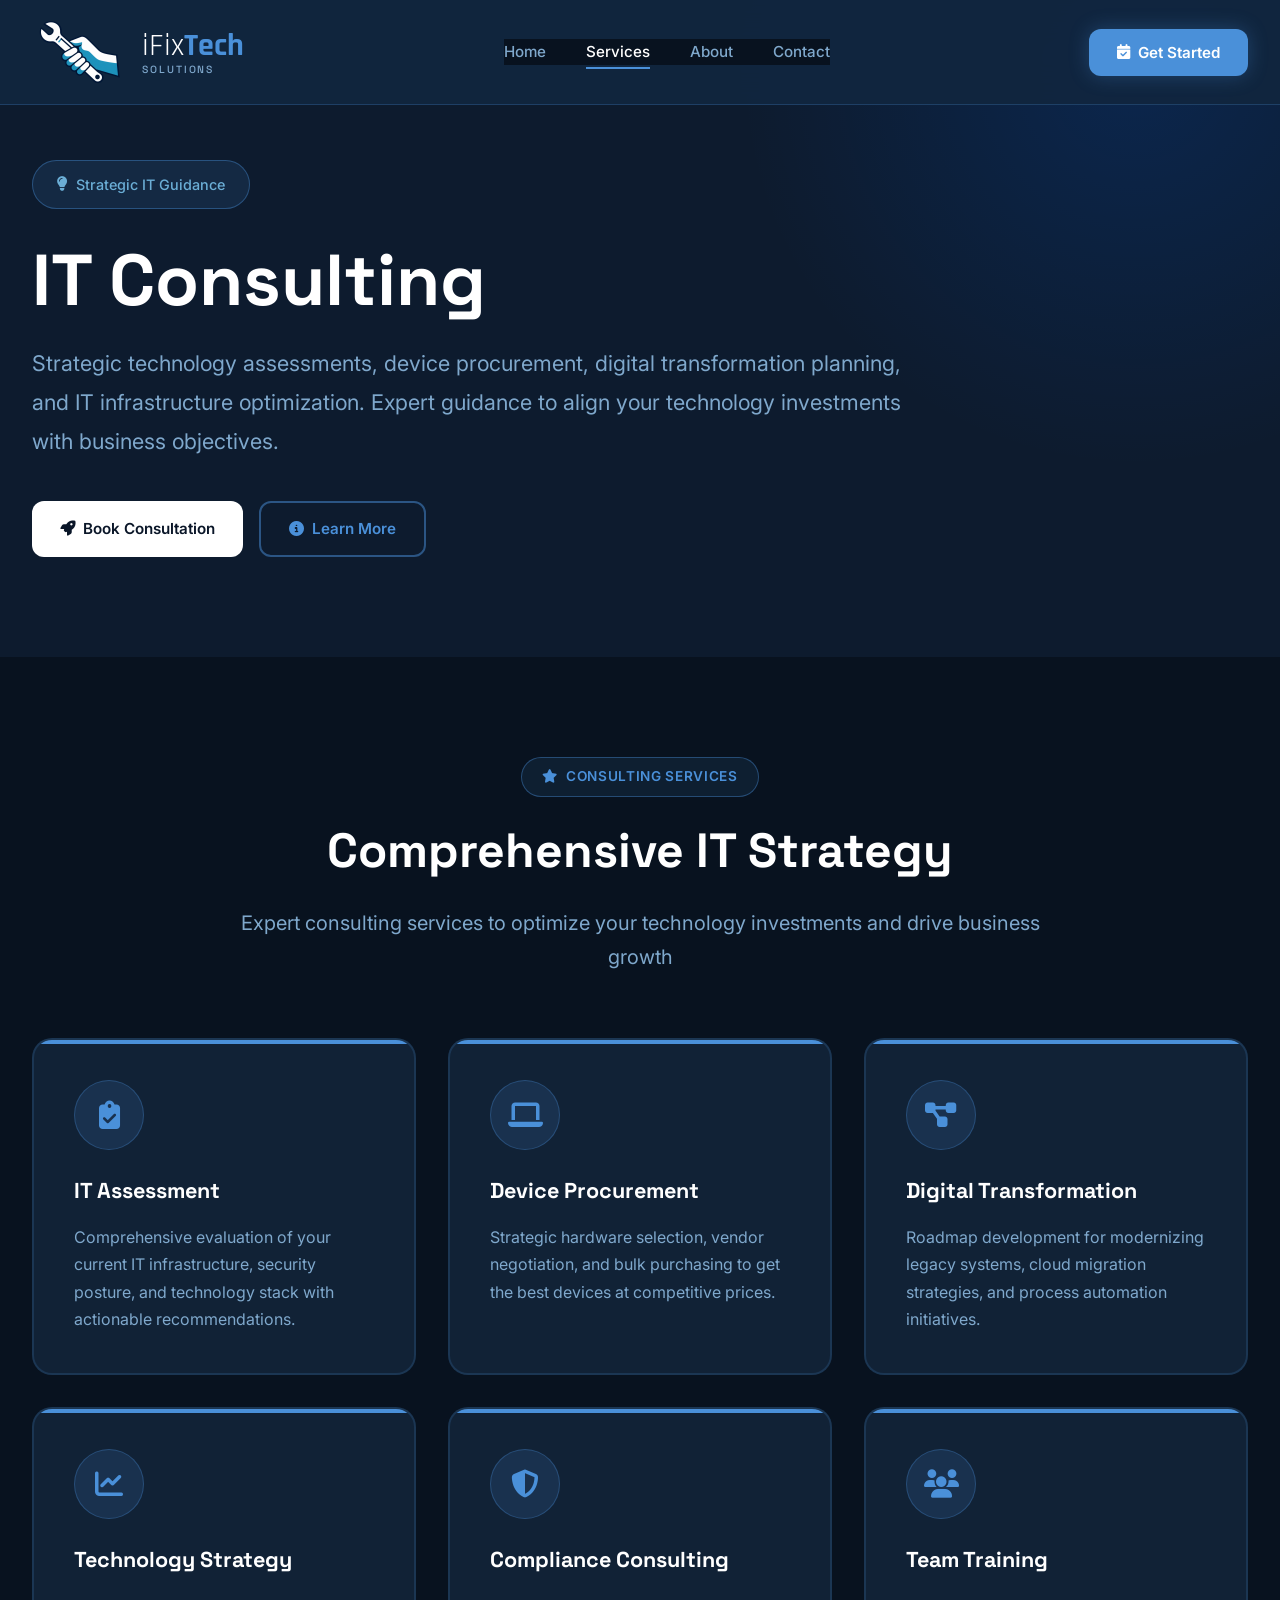
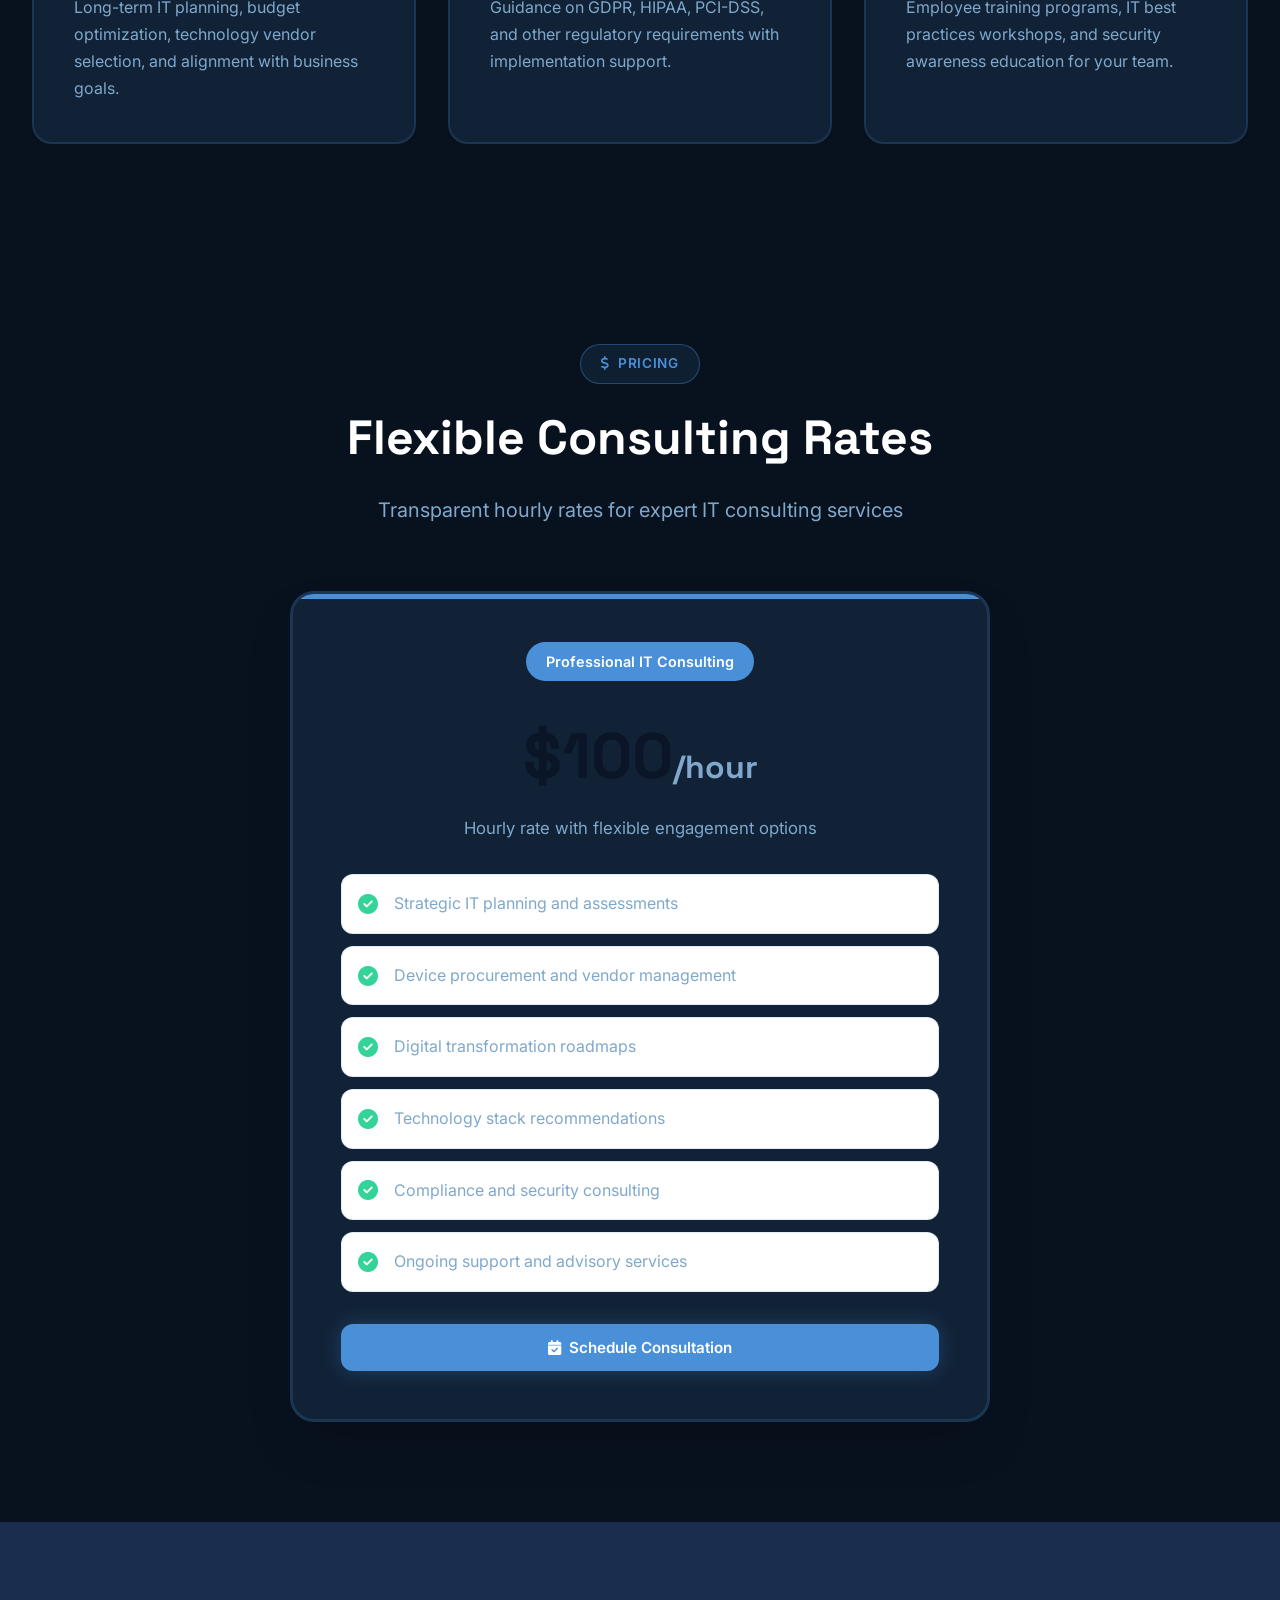
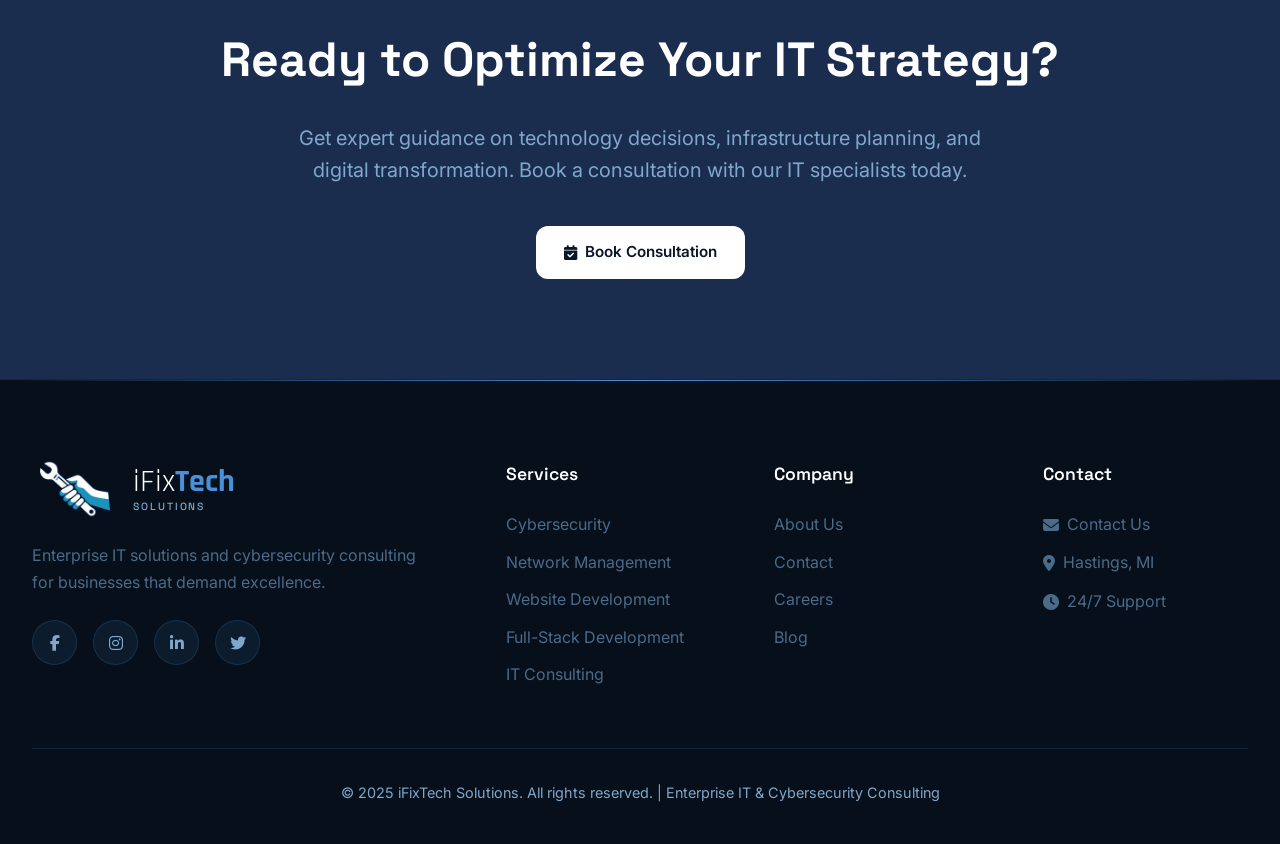
<file: consulting.html>
<!DOCTYPE html>
<html lang="en">
<head>
    <meta charset="UTF-8">
    <meta name="viewport" content="width=device-width, initial-scale=1.0">
    <title>IT Consulting - iFixTech Solutions</title>
    <link rel="stylesheet" href="https://cdnjs.cloudflare.com/ajax/libs/font-awesome/6.4.0/css/all.min.css">
    <link href="https://fonts.googleapis.com/css2?family=Inter:wght@300;400;500;600;700;800&family=Space+Grotesk:wght@400;500;600;700&display=swap" rel="stylesheet">
    <style>
        :root{--primary-navy:#0A1628;--primary-cyan:#00D4FF;--primary-purple:#8B5CF6;--accent-blue:#0066FF;--dark-bg:#0F172A;--darker-bg:#020617;--light:#FFF;--gray-50:#F8FAFC;--gray-100:#F1F5F9;--gray-200:#E2E8F0;--gray-400:#94A3B8;--gray-600:#475569;--gray-700:#334155;--gray-800:#1E293B;--success:#10B981;--font-primary:'Inter',sans-serif;--font-display:'Space Grotesk',sans-serif;--shadow-lg:0 10px 15px -3px rgba(0,0,0,.1),0 4px 6px -2px rgba(0,0,0,.05);--shadow-xl:0 20px 25px -5px rgba(0,0,0,.1),0 10px 10px -5px rgba(0,0,0,.04);--shadow-2xl:0 25px 50px -12px rgba(0,0,0,.25);--shadow-glow:0 0 20px rgba(102,126,234,.3)}*{margin:0;padding:0;box-sizing:border-box}html{scroll-behavior:smooth}body{font-family:var(--font-primary);line-height:1.6;color:var(--gray-800);background:var(--light);overflow-x:hidden}.container{max-width:1280px;margin:0 auto;padding:0 2rem}.grid-background{position:fixed;top:0;left:0;width:100%;height:100%;z-index:-1;background:linear-gradient(90deg,rgba(0,212,255,.03) 1px,transparent 1px),linear-gradient(rgba(0,212,255,.03) 1px,transparent 1px);background-size:50px 50px;animation:gridMove 20s linear infinite}@keyframes gridMove{0%{transform:translate(0,0)}100%{transform:translate(50px,50px)}}.header{position:fixed;top:0;left:0;right:0;background:rgba(255,255,255,.95);-webkit-backdrop-filter:blur(20px); backdrop-filter:blur(20px)border-bottom:1px solid var(--gray-200);z-index:1000;transition:all .3s}.header.scrolled{background:rgba(255,255,255,.98);box-shadow:var(--shadow-lg)}.nav{display:flex;justify-content:space-between;align-items:center;padding:1.25rem 0}.logo{display:flex;align-items:center;gap:.75rem;font-size:1.5rem;font-weight:700;color:var(--primary-navy);text-decoration:none;font-family:var(--font-display);transition:transform .3s}.logo:hover{transform:scale(1.05)}.logo-icon{width:40px;height:40px;background:linear-gradient(135deg,var(--primary-cyan),var(--primary-purple));border-radius:10px;display:flex;align-items:center;justify-content:center;color:#fff;position:relative;overflow:hidden}.logo-icon::before{content:'';position:absolute;top:-50%;left:-50%;width:200%;height:200%;background:linear-gradient(45deg,transparent,rgba(255,255,255,.3),transparent);animation:shine 3s infinite}@keyframes shine{0%{transform:translateX(-100%) translateY(-100%) rotate(45deg)}100%{transform:translateX(100%) translateY(100%) rotate(45deg)}}.logo-text{display:flex;flex-direction:column;line-height:1.2}.logo-main{font-size:1.5rem;font-weight:700}.logo-sub{font-size:.75rem;font-weight:500;color:var(--primary-cyan);letter-spacing:.05em}.nav-links{display:flex;list-style:none;gap:2.5rem;align-items:center}.nav-links a{text-decoration:none;color:var(--gray-700);font-weight:500;font-size:.95rem;transition:all .3s;position:relative;padding:.5rem 0}.nav-links a::after{content:'';position:absolute;bottom:0;left:0;width:0;height:2px;background:linear-gradient(90deg,var(--primary-cyan),var(--primary-purple));transition:width .3s}.nav-links a:hover::after,.nav-links a.active::after{width:100%}.nav-links a:hover,.nav-links a.active{color:var(--primary-cyan)}.btn{display:inline-flex;align-items:center;gap:.5rem;padding:.875rem 1.75rem;border:none;border-radius:12px;font-weight:600;font-size:.95rem;text-decoration:none;cursor:pointer;transition:all .3s;position:relative;overflow:hidden;font-family:var(--font-primary)}.btn::before{content:'';position:absolute;top:0;left:-100%;width:100%;height:100%;background:linear-gradient(90deg,transparent,rgba(255,255,255,.2),transparent);transition:left .5s}.btn:hover::before{left:100%}.btn-primary{background:linear-gradient(135deg,var(--primary-cyan),var(--accent-blue));color:#fff;box-shadow:0 4px 15px rgba(0,212,255,.4)}.btn-primary:hover{transform:translateY(-2px);box-shadow:0 8px 25px rgba(0,212,255,.5)}.btn-outline{background:0 0;color:var(--primary-cyan);border:2px solid var(--primary-cyan)}.btn-outline:hover{background:var(--primary-cyan);color:#fff}.mobile-menu{display:none;background:0 0;border:none;font-size:1.5rem;color:var(--gray-700);cursor:pointer}.hero{padding:160px 0 100px;background:linear-gradient(135deg,var(--primary-navy) 0%,var(--darker-bg) 100%);color:#fff;position:relative;overflow:hidden}.hero::before{content:'';position:absolute;top:-50%;right:-20%;width:800px;height:800px;background:radial-gradient(circle,rgba(0,102,255,.15) 0%,transparent 70%);animation:pulse 4s ease-in-out infinite}@keyframes pulse{0%,100%{transform:scale(1);opacity:.5}50%{transform:scale(1.1);opacity:.8}}.hero-content{position:relative;z-index:1;max-width:900px}.hero-badge{display:inline-flex;align-items:center;gap:.5rem;background:rgba(0,102,255,.2);border:1px solid rgba(0,102,255,.4);padding:.75rem 1.5rem;border-radius:50px;font-size:.9rem;font-weight:500;margin-bottom:2rem;animation:slideInUp 1s ease-out}@keyframes slideInUp{from{opacity:0;transform:translateY(30px)}to{opacity:1;transform:translateY(0)}}.hero-title{font-size:4.5rem;font-weight:800;margin-bottom:1.5rem;font-family:var(--font-display);line-height:1.1;animation:slideInUp 1s ease-out .2s both}.hero-subtitle{font-size:1.35rem;opacity:.9;line-height:1.8;margin-bottom:2.5rem;animation:slideInUp 1s ease-out .4s both}.hero-buttons{display:flex;gap:1rem;flex-wrap:wrap;animation:slideInUp 1s ease-out .6s both}.btn-white{background:#fff;color:var(--primary-navy)}.btn-white:hover{background:var(--gray-100)}.features-section{padding:100px 0;background:#fff}.section-header{text-align:center;max-width:800px;margin:0 auto 4rem}.section-badge{display:inline-flex;align-items:center;gap:.5rem;background:linear-gradient(135deg,rgba(0,212,255,.1),rgba(139,92,246,.1));border:1px solid rgba(0,212,255,.3);padding:.5rem 1.25rem;border-radius:50px;font-size:.85rem;font-weight:600;color:var(--primary-cyan);margin-bottom:1rem;letter-spacing:.05em;text-transform:uppercase}.section-title{font-size:3rem;font-weight:800;color:var(--primary-navy);margin-bottom:1rem;font-family:var(--font-display)}.section-subtitle{font-size:1.25rem;color:var(--gray-600);line-height:1.7}.features-grid{display:grid;grid-template-columns:repeat(3,1fr);gap:2rem}.feature-card{background:linear-gradient(135deg,var(--gray-50),var(--light));border:2px solid var(--gray-200);border-radius:20px;padding:2.5rem;transition:all .4s;position:relative;overflow:hidden}.feature-card::before{content:'';position:absolute;top:0;left:0;right:0;height:4px;background:linear-gradient(90deg,var(--accent-blue),var(--primary-cyan))}.feature-card:hover{transform:translateY(-8px);border-color:var(--accent-blue);box-shadow:var(--shadow-2xl)}.feature-icon{width:70px;height:70px;background:linear-gradient(135deg,var(--accent-blue),var(--primary-cyan));border-radius:50%;display:flex;align-items:center;justify-content:center;color:#fff;font-size:1.75rem;margin-bottom:1.5rem;box-shadow:0 0 20px rgba(0,102,255,.3);transition:transform .4s}.feature-card:hover .feature-icon{transform:scale(1.1) rotate(5deg)}.feature-card h3{font-size:1.35rem;font-weight:700;color:var(--primary-navy);margin-bottom:1rem;font-family:var(--font-display)}.feature-card p{color:var(--gray-600);line-height:1.7}.pricing-section{padding:100px 0;background:linear-gradient(135deg,var(--gray-50) 0%,var(--light) 100%)}.pricing-card{max-width:700px;margin:0 auto;background:linear-gradient(135deg,var(--gray-50),var(--light));border:3px solid var(--accent-blue);border-radius:24px;padding:3rem;text-align:center;box-shadow:var(--shadow-2xl);position:relative;overflow:hidden}.pricing-card::before{content:'';position:absolute;top:0;left:0;right:0;height:5px;background:linear-gradient(90deg,var(--accent-blue),var(--primary-cyan))}.pricing-badge{display:inline-block;background:linear-gradient(135deg,var(--accent-blue),var(--primary-cyan));color:#fff;padding:.5rem 1.25rem;border-radius:50px;font-size:.9rem;font-weight:600;margin-bottom:1.5rem}.pricing-amount{font-size:4rem;font-weight:800;color:var(--primary-navy);margin-bottom:.5rem;font-family:var(--font-display)}.pricing-amount span{font-size:2rem;color:var(--gray-600)}.pricing-note{color:var(--gray-600);margin-bottom:2rem;font-size:1.05rem}.pricing-features{list-style:none;text-align:left;margin-bottom:2rem}.pricing-features li{display:flex;align-items:center;gap:1rem;padding:1rem;margin-bottom:.75rem;background:#fff;border-radius:12px;border:1px solid var(--gray-200)}.pricing-features i{color:var(--success);font-size:1.25rem}.cta-section{padding:100px 0;background:linear-gradient(135deg,var(--primary-navy) 0%,var(--darker-bg) 100%);color:#fff;text-align:center}.cta-title{font-size:3rem;font-weight:800;margin-bottom:1.5rem;font-family:var(--font-display)}.cta-subtitle{font-size:1.25rem;opacity:.9;margin-bottom:2.5rem;max-width:700px;margin-left:auto;margin-right:auto}.cta-buttons{display:flex;gap:1rem;justify-content:center;flex-wrap:wrap}.footer{background:linear-gradient(135deg,var(--primary-navy),var(--darker-bg));color:#fff;padding:80px 0 40px;position:relative}.footer::before{content:'';position:absolute;top:0;left:0;right:0;height:1px;background:linear-gradient(90deg,transparent,var(--primary-cyan),transparent)}.footer-content{display:grid;grid-template-columns:2fr 1fr 1fr 1fr;gap:4rem;margin-bottom:3rem}.footer-section h4{font-size:1.1rem;font-weight:600;margin-bottom:1.5rem;font-family:var(--font-display)}.footer-section p{color:var(--gray-400);margin-bottom:1.5rem;line-height:1.7}.footer-links{list-style:none}.footer-links li{margin-bottom:.75rem}.footer-links a{color:var(--gray-400);text-decoration:none;transition:all .3s;display:inline-flex;align-items:center;gap:.5rem}.footer-links a:hover{color:var(--primary-cyan);transform:translateX(5px)}.social-links{display:flex;gap:1rem;margin-top:1.5rem}.social-links a{width:45px;height:45px;background:rgba(255,255,255,.1);border:1px solid rgba(255,255,255,.2);border-radius:50%;display:flex;align-items:center;justify-content:center;color:var(--gray-400);text-decoration:none;transition:all .3s}.social-links a:hover{background:linear-gradient(135deg,var(--primary-cyan),var(--primary-purple));color:#fff;border-color:transparent;transform:translateY(-3px)}.footer-bottom{border-top:1px solid rgba(255,255,255,.1);padding-top:2rem;text-align:center;color:var(--gray-400);font-size:.9rem}@media (max-width:1024px){.features-grid{grid-template-columns:repeat(2,1fr)}.footer-content{grid-template-columns:1fr 1fr}}@media (max-width:768px){.nav-links{display:none;position:fixed;top:80px;left:0;width:100%;height:calc(100vh - 80px);background:rgba(255,255,255,.98);-webkit-backdrop-filter:blur(20px); backdrop-filter:blur(20px)flex-direction:column;justify-content:center;align-items:center;box-shadow:var(--shadow-xl);gap:2rem}.nav-links.active{display:flex}.mobile-menu{display:block}.hero{padding:140px 0 80px}.hero-title{font-size:2.5rem}.section-title{font-size:2rem}.features-grid{grid-template-columns:1fr}.pricing-amount{font-size:3rem}.footer-content{grid-template-columns:1fr;gap:2rem}}.fade-in{opacity:0;transform:translateY(30px);transition:all .8s}.fade-in.visible{opacity:1;transform:translateY(0)}
    </style>
<link href="https://fonts.googleapis.com/css2?family=Rajdhani:wght@400;500;600;700&display=swap" rel="stylesheet">
<link rel="stylesheet" href="styles.css">
<link rel="stylesheet" href="mobile-nav.css">
</head>
<body>
    <div class="grid-background"></div>
    <header class="header">
        <div class="container">
            <nav class="nav">
                <a href="index.html" class="logo">
                    <img src="logo-icon.webp" alt="iFixTech" class="logo-img"><div class="logo-text"><div class="logo-name"><span class="logo-ifix">iFix</span><span class="logo-tech">Tech</span></div><div class="logo-sub">Solutions</div></div>
                </a>
                <ul class="nav-links">
                    <li><a href="index.html">Home</a></li>
                    <li><a href="services.html" class="active">Services</a></li>
                    <li><a href="about.html">About</a></li>
                    <li><a href="contact.html">Contact</a></li>
                    <li class="nav-extra"><a href="contact.html" class="nav-cta"><i class="fas fa-calendar-check"></i> Get a Free Consultation</a><a href="mailto:ifixtechofficial@gmail.com" class="nav-mail"><i class="fas fa-envelope"></i> ifixtechofficial@gmail.com</a></li>
                </ul>
                <div style="display:flex;gap:1rem;align-items:center">
                    <button onclick="openConsultationModal()" class="btn btn-primary"><i class="fas fa-calendar-check"></i> Get Started</button>
                    <button class="mobile-menu" id="mobileMenuBtn"><i class="fas fa-bars"></i></button>
                </div>
            </nav>
        </div>
    </header>

    <section class="hero">
        <div class="container">
            <div class="hero-content">
                <div class="hero-badge"><i class="fas fa-lightbulb"></i> Strategic IT Guidance</div>
                <h1 class="hero-title">IT Consulting</h1>
                <p class="hero-subtitle">Strategic technology assessments, device procurement, digital transformation planning, and IT infrastructure optimization. Expert guidance to align your technology investments with business objectives.</p>
                <div class="hero-buttons">
                    <button onclick="openConsultationModal()" class="btn btn-white"><i class="fas fa-rocket"></i> Book Consultation</button>
                    <a href="#features" class="btn btn-outline" style="border-color:#fff;color:#fff"><i class="fas fa-info-circle"></i> Learn More</a>
                </div>
            </div>
        </div>
    </section>

    <section class="features-section" id="features">
        <div class="container">
            <div class="section-header fade-in">
                <div class="section-badge"><i class="fas fa-star"></i> Consulting Services</div>
                <h2 class="section-title">Comprehensive IT Strategy</h2>
                <p class="section-subtitle">Expert consulting services to optimize your technology investments and drive business growth</p>
            </div>
            <div class="features-grid">
                <div class="feature-card fade-in">
                    <div class="feature-icon"><i class="fas fa-clipboard-check"></i></div>
                    <h3>IT Assessment</h3>
                    <p>Comprehensive evaluation of your current IT infrastructure, security posture, and technology stack with actionable recommendations.</p>
                </div>
                <div class="feature-card fade-in">
                    <div class="feature-icon"><i class="fas fa-laptop"></i></div>
                    <h3>Device Procurement</h3>
                    <p>Strategic hardware selection, vendor negotiation, and bulk purchasing to get the best devices at competitive prices.</p>
                </div>
                <div class="feature-card fade-in">
                    <div class="feature-icon"><i class="fas fa-project-diagram"></i></div>
                    <h3>Digital Transformation</h3>
                    <p>Roadmap development for modernizing legacy systems, cloud migration strategies, and process automation initiatives.</p>
                </div>
                <div class="feature-card fade-in">
                    <div class="feature-icon"><i class="fas fa-chart-line"></i></div>
                    <h3>Technology Strategy</h3>
                    <p>Long-term IT planning, budget optimization, technology vendor selection, and alignment with business goals.</p>
                </div>
                <div class="feature-card fade-in">
                    <div class="feature-icon"><i class="fas fa-shield-alt"></i></div>
                    <h3>Compliance Consulting</h3>
                    <p>Guidance on GDPR, HIPAA, PCI-DSS, and other regulatory requirements with implementation support.</p>
                </div>
                <div class="feature-card fade-in">
                    <div class="feature-icon"><i class="fas fa-users"></i></div>
                    <h3>Team Training</h3>
                    <p>Employee training programs, IT best practices workshops, and security awareness education for your team.</p>
                </div>
            </div>
        </div>
    </section>

    <section class="pricing-section">
        <div class="container">
            <div class="section-header fade-in">
                <div class="section-badge"><i class="fas fa-dollar-sign"></i> Pricing</div>
                <h2 class="section-title">Flexible Consulting Rates</h2>
                <p class="section-subtitle">Transparent hourly rates for expert IT consulting services</p>
            </div>
            <div class="pricing-card fade-in">
                <div class="pricing-badge">Professional IT Consulting</div>
                <div class="pricing-amount">$100<span>/hour</span></div>
                <p class="pricing-note">Hourly rate with flexible engagement options</p>
                <ul class="pricing-features">
                    <li><i class="fas fa-check-circle"></i><span>Strategic IT planning and assessments</span></li>
                    <li><i class="fas fa-check-circle"></i><span>Device procurement and vendor management</span></li>
                    <li><i class="fas fa-check-circle"></i><span>Digital transformation roadmaps</span></li>
                    <li><i class="fas fa-check-circle"></i><span>Technology stack recommendations</span></li>
                    <li><i class="fas fa-check-circle"></i><span>Compliance and security consulting</span></li>
                    <li><i class="fas fa-check-circle"></i><span>Ongoing support and advisory services</span></li>
                </ul>
                <button onclick="openConsultationModal()" class="btn btn-primary" style="width:100%;justify-content:center"><i class="fas fa-calendar-check"></i> Schedule Consultation</button>
            </div>
        </div>
    </section>

    <section class="cta-section">
        <div class="container">
            <div class="fade-in">
                <h2 class="cta-title">Ready to Optimize Your IT Strategy?</h2>
                <p class="cta-subtitle">Get expert guidance on technology decisions, infrastructure planning, and digital transformation. Book a consultation with our IT specialists today.</p>
                <div class="cta-buttons">
                    <a href="contact.html" class="btn btn-white"><i class="fas fa-calendar-check"></i> Book Consultation</a>
                </div>
            </div>
        </div>
    </section>

    <footer class="footer">
        <div class="container">
            <div class="footer-content">
                <div class="footer-section">
                    <div class="logo" style="color:#fff;margin-bottom:1.5rem">
                        <img src="logo-icon.webp" alt="iFixTech" class="logo-img" style="height:58px;"><div class="logo-text"><div class="logo-name"><span class="logo-ifix">iFix</span><span class="logo-tech">Tech</span></div><div class="logo-sub">Solutions</div></div>
                    </div>
                    <p>Enterprise IT solutions and cybersecurity consulting for businesses that demand excellence.</p>
                    <div class="social-links">
                        <a href="https://www.facebook.com/profile.php?id=61572289192480" aria-label="Facebook"><i class="fab fa-facebook-f"></i></a>
                        <a href="https://www.instagram.com/ifixtechofficial/" aria-label="Instagram"><i class="fab fa-instagram"></i></a>
                        <a href="#" aria-label="LinkedIn"><i class="fab fa-linkedin-in"></i></a>
                        <a href="#" aria-label="Twitter"><i class="fab fa-twitter"></i></a>
                    </div>
                </div>
                <div class="footer-section">
                    <h4>Services</h4>
                    <ul class="footer-links">
                        <li><a href="cybersecurity.html">Cybersecurity</a></li>
                        <li><a href="network-management.html">Network Management</a></li>
                        <li><a href="website-development.html">Website Development</a></li>
                        <li><a href="fullstack-development.html">Full-Stack Development</a></li>
                        <li><a href="consulting.html">IT Consulting</a></li>
                    </ul>
                </div>
                <div class="footer-section">
                    <h4>Company</h4>
                    <ul class="footer-links">
                        <li><a href="about.html">About Us</a></li>
                        <li><a href="contact.html">Contact</a></li>
                        <li><a href="#">Careers</a></li>
                        <li><a href="#">Blog</a></li>
                    </ul>
                </div>
                <div class="footer-section">
                    <h4>Contact</h4>
                    <ul class="footer-links">
                        <li><a href="mailto:ifixtechofficial@gmail.com"><i class="fas fa-envelope"></i> Contact Us</a></li>
                        <li><a href="#"><i class="fas fa-map-marker-alt"></i> Hastings, MI</a></li>
                        <li><a href="#"><i class="fas fa-clock"></i> 24/7 Support</a></li>
                    </ul>
                </div>
            </div>
            <div class="footer-bottom">
                <p>&copy; 2025 iFixTech Solutions. All rights reserved. | Enterprise IT & Cybersecurity Consulting</p>
            </div>
        </div>
    </footer>

    <script>
        const m=document.getElementById('mobileMenuBtn'),n=document.querySelector('.nav-links');m.addEventListener('click',()=>{n.classList.toggle('active');const i=m.querySelector('i');i.classList.toggle('fa-bars');i.classList.toggle('fa-times')});window.addEventListener('scroll',()=>{const h=document.querySelector('.header');window.scrollY>50?h.classList.add('scrolled'):h.classList.remove('scrolled')});const o=new IntersectionObserver(e=>{e.forEach(t=>{t.isIntersecting&&t.target.classList.add('visible')})},{threshold:.1,rootMargin:'0px 0px -50px 0px'});document.querySelectorAll('.fade-in').forEach(e=>o.observe(e));document.querySelectorAll('a[href^="#"]').forEach(a=>{a.addEventListener('click',function(e){e.preventDefault();const t=document.querySelector(this.getAttribute('href'));if(t){const r=t.getBoundingClientRect().top+window.pageYOffset-80;window.scrollTo({top:r,behavior:'smooth'})}})});
    </script>


    <!-- Consultation Modal -->
    <div id="consultationModal" class="modal" style="display:none">
        <div class="modal-content" style="max-width:600px;margin:8% auto;padding:0;border-radius:20px;overflow:hidden">
            <div style="background:linear-gradient(135deg,var(--primary-cyan),var(--accent-blue));padding:2rem;color:#fff">
                <button class="modal-close" onclick="closeConsultationModal()" style="float:right;background:none;border:none;color:#fff;font-size:2rem;cursor:pointer;line-height:1">&times;</button>
                <h2 style="font-family:var(--font-display);font-size:2rem;margin-bottom:0.5rem">Schedule Consultation</h2>
                <p style="opacity:0.9;font-size:1rem">Get expert guidance for your project</p>
            </div>
            <form id="consultationForm" action="https://formspree.io/f/xnnnrgrb" method="POST" style="padding:2rem">
                <div style="display:grid;grid-template-columns:1fr 1fr;gap:1rem;margin-bottom:1rem">
                    <input type="text" name="firstName" placeholder="First Name" required style="padding:0.875rem;border:2px solid var(--gray-200);border-radius:8px;font-size:1rem">
                    <input type="text" name="lastName" placeholder="Last Name" required style="padding:0.875rem;border:2px solid var(--gray-200);border-radius:8px;font-size:1rem">
                </div>
                <input type="email" name="email" placeholder="Email Address" required style="width:100%;padding:0.875rem;border:2px solid var(--gray-200);border-radius:8px;font-size:1rem;margin-bottom:1rem">
                <input type="tel" name="phone" placeholder="Phone Number" style="width:100%;padding:0.875rem;border:2px solid var(--gray-200);border-radius:8px;font-size:1rem;margin-bottom:1rem">
                <select name="service" required style="width:100%;padding:0.875rem;border:2px solid var(--gray-200);border-radius:8px;font-size:1rem;margin-bottom:1rem">
                    <option value="">Select Service</option>
                    <option value="cybersecurity">Cybersecurity</option>
                    <option value="network">Network Management</option>
                    <option value="website">Website Development</option>
                    <option value="fullstack">Full-Stack Development</option>
                    <option value="consulting">IT Consulting</option>
                    <option value="device-repair">Device Repair</option>
                </select>
                <textarea name="message" placeholder="Tell us about your project..." rows="4" required style="width:100%;padding:0.875rem;border:2px solid var(--gray-200);border-radius:8px;font-size:1rem;margin-bottom:1rem;resize:vertical"></textarea>
                <button type="submit" class="btn btn-primary" style="width:100%;justify-content:center;padding:1rem;font-size:1rem"><i class="fas fa-paper-plane"></i> Send Request</button>
            </form>
        </div>
    </div>

    <script>
        function openConsultationModal(){document.getElementById("consultationModal").style.display="block";document.body.style.overflow="hidden"}
        function closeConsultationModal(){document.getElementById("consultationModal").style.display="none";document.body.style.overflow="auto"}
        window.onclick=function(e){const m=document.getElementById("consultationModal");if(e.target===m){closeConsultationModal()}}
        document.addEventListener("keydown",function(e){if(e.key==="Escape"){closeConsultationModal()}})
        document.getElementById("consultationForm")?.addEventListener("submit",async function(e){e.preventDefault();const form=this;const btn=form.querySelector("button[type=submit]");const originalText=btn.innerHTML;btn.innerHTML="<i class=\"fas fa-spinner fa-spin\"></i> Sending...";btn.disabled=true;try{const response=await fetch(form.action,{method:"POST",body:new FormData(form),headers:{"Accept":"application/json"}});if(response.ok){btn.innerHTML="<i class=\"fas fa-check\"></i> Sent!";btn.style.background="var(--success)";form.reset();setTimeout(()=>{closeConsultationModal();btn.innerHTML=originalText;btn.style.background="";btn.disabled=false},2000)}else{throw new Error("Failed")}}catch(error){btn.innerHTML="<i class=\"fas fa-exclamation-triangle\"></i> Error";btn.style.background="var(--danger)";setTimeout(()=>{btn.innerHTML=originalText;btn.style.background="";btn.disabled=false},3000)}})
    </script>
</body>
</html>
</file>
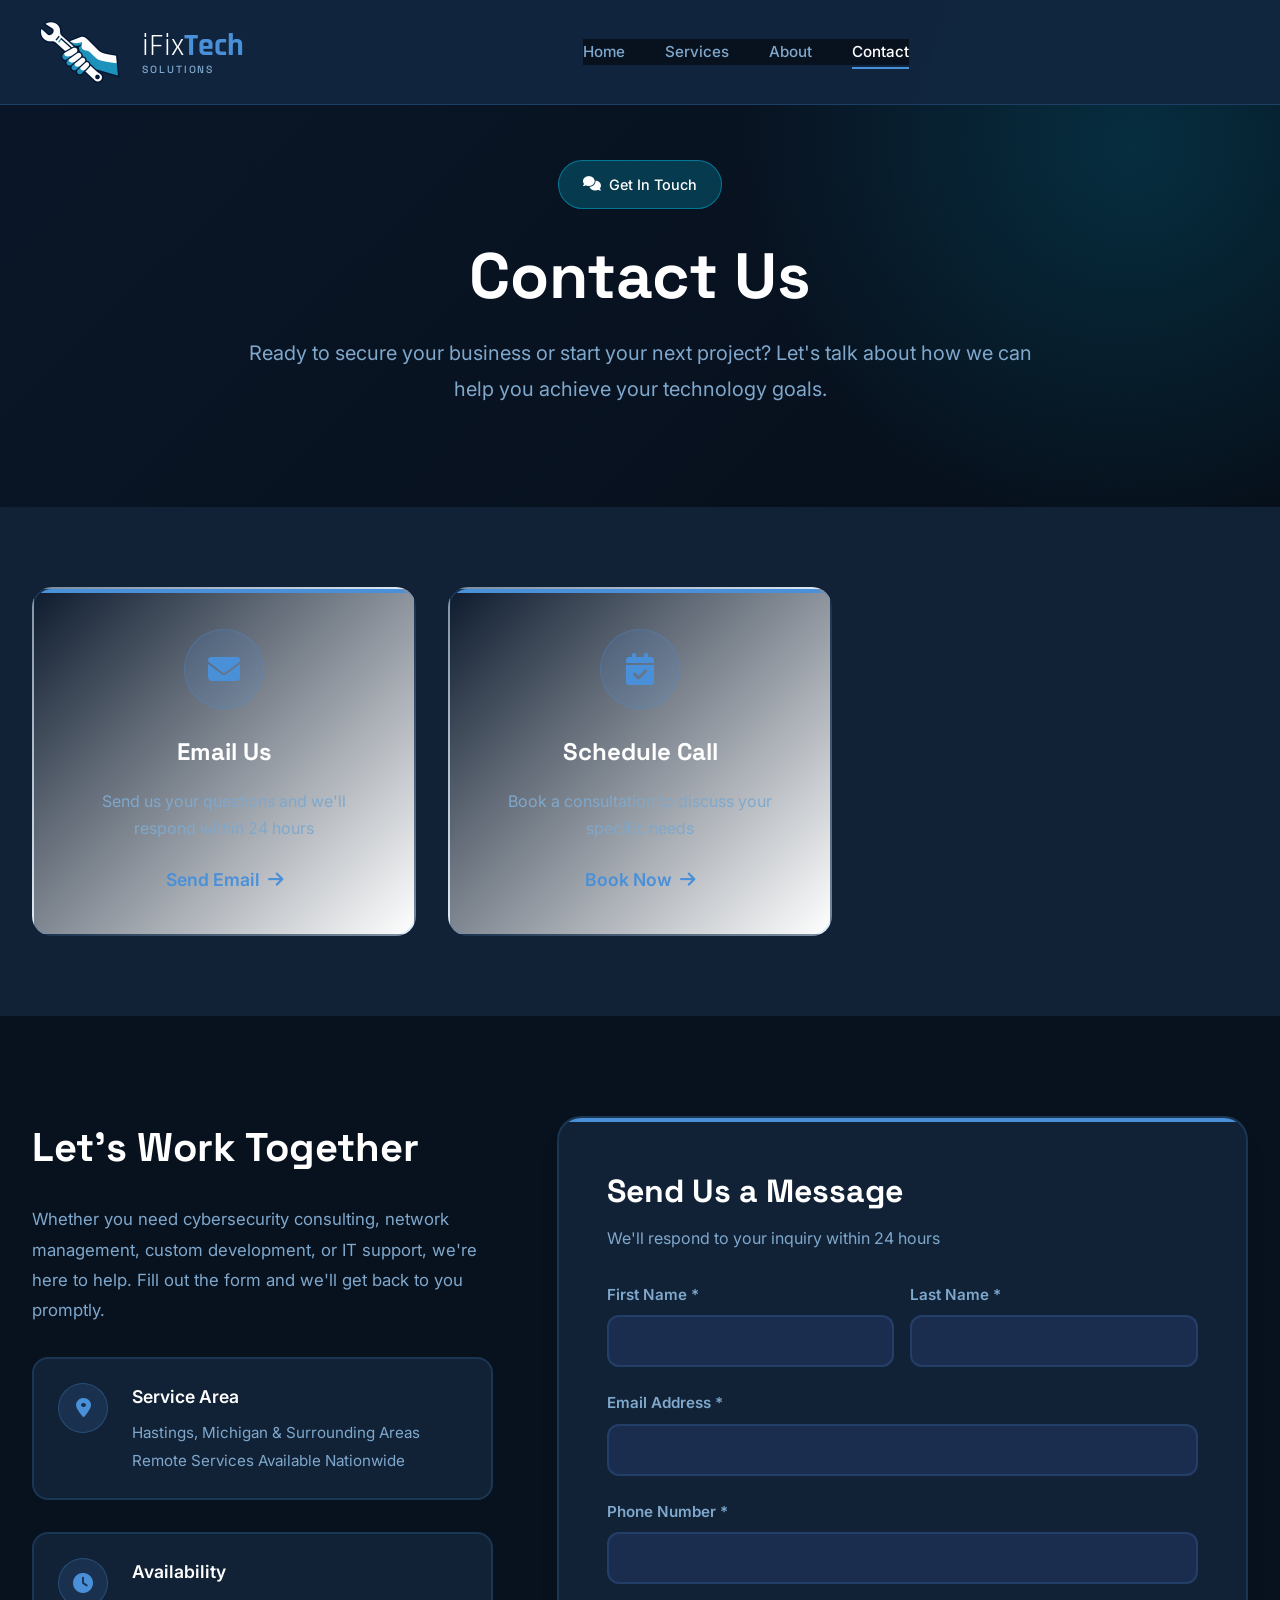
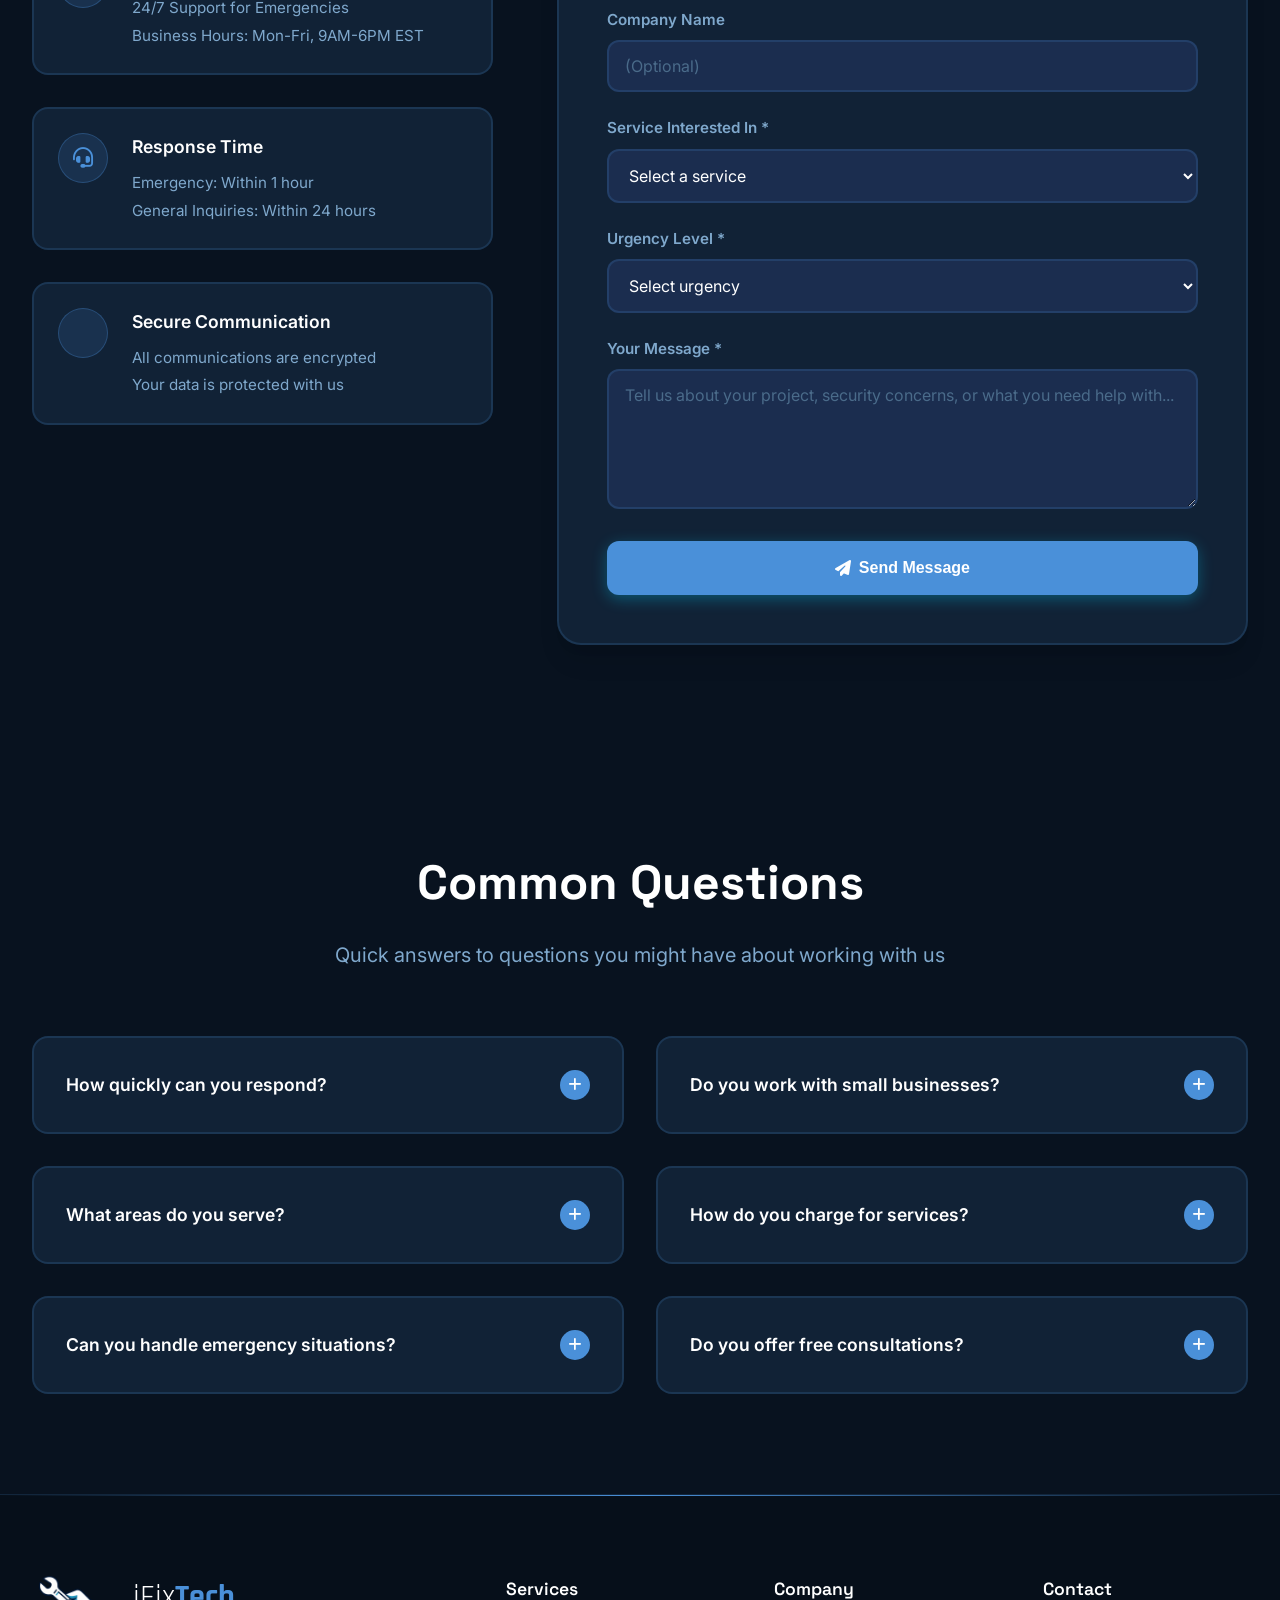
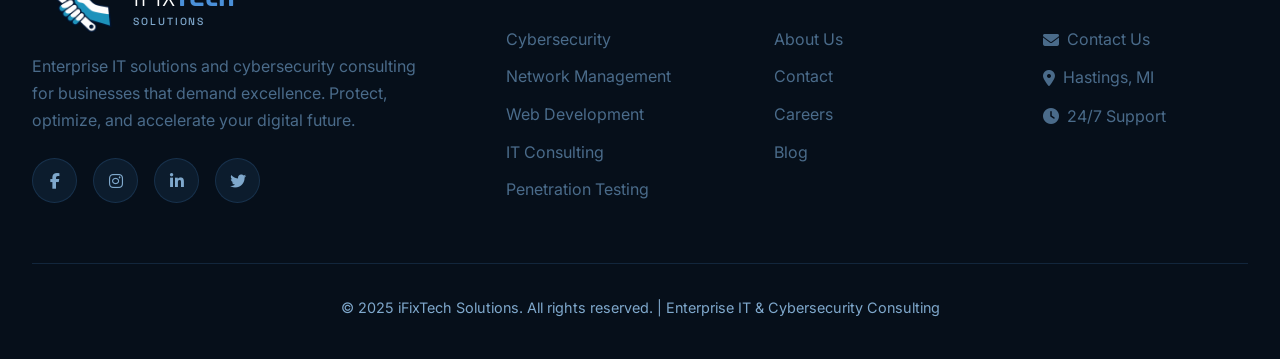
<file: contact.html>
<!DOCTYPE html>
<html lang="en">
<head>
    <meta charset="UTF-8">
    <meta name="viewport" content="width=device-width, initial-scale=1.0">
    <title>Contact Us - iFixTech Solutions</title>
    <link rel="stylesheet" href="https://cdnjs.cloudflare.com/ajax/libs/font-awesome/6.4.0/css/all.min.css">
    <link href="https://fonts.googleapis.com/css2?family=Inter:wght@300;400;500;600;700;800&family=Space+Grotesk:wght@400;500;600;700&display=swap" rel="stylesheet">
    <style>
        :root {
            /* Professional Color Scheme */
            --primary-navy: #1B2D4F;
            --primary-cyan: #00D4FF;
            --primary-purple: #8B5CF6;
            --accent-blue: #0066FF;
            --dark-bg: #0F172A;
            --darker-bg: #020617;
            --light: #FFFFFF;
            --gray-50: #F8FAFC;
            --gray-100: #F1F5F9;
            --gray-200: #E2E8F0;
            --gray-300: #CBD5E1;
            --gray-400: #94A3B8;
            --gray-600: #475569;
            --gray-700: #334155;
            --gray-800: #1E293B;
            --gray-900: #0F172A;
            --success: #10B981;
            --warning: #F59E0B;
            --danger: #EF4444;
            
            /* Typography */
            --font-primary: 'Inter', sans-serif;
            --font-display: 'Space Grotesk', sans-serif;
            
            /* Shadows */
            --shadow-sm: 0 1px 2px 0 rgba(0, 0, 0, 0.05);
            --shadow: 0 1px 3px 0 rgba(0, 0, 0, 0.1), 0 1px 2px 0 rgba(0, 0, 0, 0.06);
            --shadow-md: 0 4px 6px -1px rgba(0, 0, 0, 0.1), 0 2px 4px -1px rgba(0, 0, 0, 0.06);
            --shadow-lg: 0 10px 15px -3px rgba(0, 0, 0, 0.1), 0 4px 6px -2px rgba(0, 0, 0, 0.05);
            --shadow-xl: 0 20px 25px -5px rgba(0, 0, 0, 0.1), 0 10px 10px -5px rgba(0, 0, 0, 0.04);
            --shadow-2xl: 0 25px 50px -12px rgba(0, 0, 0, 0.25);
            --shadow-glow: 0 0 20px rgba(0, 212, 255, 0.3);
        }

        * {
            margin: 0;
            padding: 0;
            box-sizing: border-box;
        }

        html {
            scroll-behavior: smooth;
        }

        body {
            font-family: var(--font-primary);
            line-height: 1.6;
            color: var(--gray-800);
            background: var(--light);
            overflow-x: hidden;
        }

        .container {
            max-width: 1280px;
            margin: 0 auto;
            padding: 0 2rem;
        }

        /* Animated Grid Background */
        .grid-background {
            position: fixed;
            top: 0;
            left: 0;
            width: 100%;
            height: 100%;
            z-index: -1;
            background: 
                linear-gradient(90deg, rgba(0, 212, 255, 0.03) 1px, transparent 1px),
                linear-gradient(rgba(0, 212, 255, 0.03) 1px, transparent 1px);
            background-size: 50px 50px;
            animation: gridMove 20s linear infinite;
        }

        @keyframes gridMove {
            0% { transform: translate(0, 0); }
            100% { transform: translate(50px, 50px); }
        }

        /* Header */
        .header {
            position: fixed;
            top: 0;
            left: 0;
            right: 0;
            background: rgba(255, 255, 255, 0.95);
            -webkit-backdrop-filter: blur(20px);
            backdrop-filter: blur(20px);
            border-bottom: 1px solid var(--gray-200);
            z-index: 1000;
            transition: all 0.3s ease;
        }

        .header.scrolled {
            background: rgba(255, 255, 255, 0.98);
            box-shadow: var(--shadow-lg);
        }

        .nav {
            display: flex;
            justify-content: space-between;
            align-items: center;
            padding: 1.25rem 0;
        }

        .logo {
            display: flex;
            align-items: center;
            gap: 0.75rem;
            font-size: 1.5rem;
            font-weight: 700;
            color: var(--primary-navy);
            text-decoration: none;
            font-family: var(--font-display);
            transition: transform 0.3s ease;
        }

        .logo:hover {
            transform: scale(1.05);
        }

        .logo-icon {
            width: 40px;
            height: 40px;
            background: linear-gradient(135deg, var(--primary-cyan), var(--primary-purple));
            border-radius: 10px;
            display: flex;
            align-items: center;
            justify-content: center;
            color: white;
            position: relative;
            overflow: hidden;
        }

        .logo-icon::before {
            content: '';
            position: absolute;
            top: -50%;
            left: -50%;
            width: 200%;
            height: 200%;
            background: linear-gradient(45deg, transparent, rgba(255,255,255,0.3), transparent);
            animation: shine 3s infinite;
        }

        @keyframes shine {
            0% { transform: translateX(-100%) translateY(-100%) rotate(45deg); }
            100% { transform: translateX(100%) translateY(100%) rotate(45deg); }
        }

        .logo-text {
            display: flex;
            flex-direction: column;
            line-height: 1.2;
        }

        .logo-main {
            font-size: 1.5rem;
            font-weight: 700;
        }

        .logo-sub {
            font-size: 0.75rem;
            font-weight: 500;
            color: var(--primary-cyan);
            letter-spacing: 0.05em;
        }

        .nav-links {
            display: flex;
            list-style: none;
            gap: 2.5rem;
            align-items: center;
        }

        .nav-links a {
            text-decoration: none;
            color: var(--gray-700);
            font-weight: 500;
            font-size: 0.95rem;
            transition: all 0.3s ease;
            position: relative;
            padding: 0.5rem 0;
        }

        .nav-links a::after {
            content: '';
            position: absolute;
            bottom: 0;
            left: 0;
            width: 0;
            height: 2px;
            background: linear-gradient(90deg, var(--primary-cyan), var(--primary-purple));
            transition: width 0.3s ease;
        }

        .nav-links a:hover::after,
        .nav-links a.active::after {
            width: 100%;
        }

        .nav-links a:hover,
        .nav-links a.active {
            color: var(--primary-cyan);
        }

        .btn {
            display: inline-flex;
            align-items: center;
            gap: 0.5rem;
            padding: 0.875rem 1.75rem;
            border: none;
            border-radius: 12px;
            font-weight: 600;
            font-size: 0.95rem;
            text-decoration: none;
            cursor: pointer;
            transition: all 0.3s ease;
            position: relative;
            overflow: hidden;
            font-family: var(--font-primary);
        }

        .btn::before {
            content: '';
            position: absolute;
            top: 0;
            left: -100%;
            width: 100%;
            height: 100%;
            background: linear-gradient(90deg, transparent, rgba(255,255,255,0.2), transparent);
            transition: left 0.5s ease;
        }

        .btn:hover::before {
            left: 100%;
        }

        .btn-primary {
            background: linear-gradient(135deg, var(--primary-cyan), var(--accent-blue));
            color: white;
            box-shadow: 0 4px 15px rgba(0, 212, 255, 0.4);
        }

        .btn-primary:hover {
            transform: translateY(-2px);
            box-shadow: 0 8px 25px rgba(0, 212, 255, 0.5);
        }

        .mobile-menu {
            display: none;
            background: none;
            border: none;
            font-size: 1.5rem;
            color: var(--gray-700);
            cursor: pointer;
        }

        /* Page Header */
        .page-header {
            padding: 160px 0 100px;
            background: linear-gradient(135deg, var(--primary-navy) 0%, var(--darker-bg) 100%);
            color: white;
            position: relative;
            overflow: hidden;
        }

        .page-header::before {
            content: '';
            position: absolute;
            top: -50%;
            right: -20%;
            width: 800px;
            height: 800px;
            background: radial-gradient(circle, rgba(0, 212, 255, 0.15) 0%, transparent 70%);
            animation: pulse 4s ease-in-out infinite;
        }

        @keyframes pulse {
            0%, 100% { transform: scale(1); opacity: 0.5; }
            50% { transform: scale(1.1); opacity: 0.8; }
        }

        .page-header-content {
            position: relative;
            z-index: 1;
            text-align: center;
            max-width: 800px;
            margin: 0 auto;
        }

        .page-badge {
            display: inline-flex;
            align-items: center;
            gap: 0.5rem;
            background: rgba(0, 212, 255, 0.2);
            border: 1px solid rgba(0, 212, 255, 0.4);
            padding: 0.75rem 1.5rem;
            border-radius: 50px;
            font-size: 0.9rem;
            font-weight: 500;
            margin-bottom: 2rem;
            animation: slideInUp 1s ease-out;
        }

        @keyframes slideInUp {
            from {
                opacity: 0;
                transform: translateY(30px);
            }
            to {
                opacity: 1;
                transform: translateY(0);
            }
        }

        .page-title {
            font-size: 4rem;
            font-weight: 800;
            margin-bottom: 1.5rem;
            font-family: var(--font-display);
            line-height: 1.1;
            animation: slideInUp 1s ease-out 0.2s both;
        }

        .page-subtitle {
            font-size: 1.25rem;
            opacity: 0.9;
            line-height: 1.8;
            animation: slideInUp 1s ease-out 0.4s both;
        }

        /* Quick Contact Section */
        .quick-contact {
            padding: 80px 0;
            background: white;
        }

        .contact-methods {
            display: grid;
            grid-template-columns: repeat(3, 1fr);
            gap: 2rem;
        }

        .contact-method {
            background: linear-gradient(135deg, var(--gray-50), var(--light));
            border: 2px solid var(--gray-200);
            border-radius: 20px;
            padding: 2.5rem;
            text-align: center;
            transition: all 0.4s ease;
            position: relative;
            overflow: hidden;
        }

        .contact-method::before {
            content: '';
            position: absolute;
            top: 0;
            left: 0;
            right: 0;
            height: 4px;
            background: linear-gradient(90deg, var(--primary-cyan), var(--primary-purple));
        }

        .contact-method:hover {
            transform: translateY(-8px);
            border-color: var(--primary-cyan);
            box-shadow: var(--shadow-2xl);
        }

        .contact-icon {
            width: 80px;
            height: 80px;
            background: linear-gradient(135deg, var(--primary-cyan), var(--primary-purple));
            border-radius: 50%;
            display: flex;
            align-items: center;
            justify-content: center;
            color: white;
            font-size: 2rem;
            margin: 0 auto 1.5rem;
            box-shadow: var(--shadow-glow);
            transition: transform 0.4s ease;
        }

        .contact-method:hover .contact-icon {
            transform: scale(1.1) rotate(5deg);
        }

        .contact-method h3 {
            font-size: 1.5rem;
            font-weight: 700;
            color: var(--primary-navy);
            margin-bottom: 1rem;
            font-family: var(--font-display);
        }

        .contact-method p {
            color: var(--gray-600);
            line-height: 1.7;
            margin-bottom: 1.5rem;
        }

        .contact-link {
            display: inline-flex;
            align-items: center;
            gap: 0.5rem;
            color: var(--primary-cyan);
            text-decoration: none;
            font-weight: 600;
            font-size: 1.1rem;
            transition: all 0.3s ease;
        }

        .contact-link:hover {
            gap: 0.75rem;
            color: var(--primary-purple);
        }

        /* Contact Form Section */
        .contact-form-section {
            padding: 100px 0;
            background: linear-gradient(135deg, var(--gray-50) 0%, var(--light) 100%);
        }

        .contact-container {
            display: grid;
            grid-template-columns: 1fr 1.5fr;
            gap: 4rem;
            align-items: start;
        }

        .contact-info h2 {
            font-size: 2.5rem;
            font-weight: 800;
            color: var(--primary-navy);
            margin-bottom: 1.5rem;
            font-family: var(--font-display);
        }

        .contact-info p {
            color: var(--gray-600);
            line-height: 1.8;
            font-size: 1.05rem;
            margin-bottom: 2rem;
        }

        .info-list {
            list-style: none;
        }

        .info-item {
            display: flex;
            align-items: flex-start;
            gap: 1.5rem;
            margin-bottom: 2rem;
            padding: 1.5rem;
            background: white;
            border: 2px solid var(--gray-200);
            border-radius: 16px;
            transition: all 0.3s ease;
        }

        .info-item:hover {
            border-color: var(--primary-cyan);
            transform: translateX(8px);
            box-shadow: var(--shadow-lg);
        }

        .info-icon {
            width: 50px;
            height: 50px;
            background: linear-gradient(135deg, var(--primary-cyan), var(--primary-purple));
            border-radius: 50%;
            display: flex;
            align-items: center;
            justify-content: center;
            color: white;
            font-size: 1.25rem;
            flex-shrink: 0;
            box-shadow: var(--shadow-glow);
        }

        .info-content h4 {
            font-size: 1.1rem;
            font-weight: 600;
            color: var(--primary-navy);
            margin-bottom: 0.5rem;
        }

        .info-content p {
            color: var(--gray-600);
            margin: 0;
            font-size: 0.95rem;
        }

        .contact-form-card {
            background: white;
            border: 2px solid var(--gray-200);
            border-radius: 24px;
            padding: 3rem;
            box-shadow: var(--shadow-xl);
            position: relative;
            overflow: hidden;
        }

        .contact-form-card::before {
            content: '';
            position: absolute;
            top: 0;
            left: 0;
            right: 0;
            height: 4px;
            background: linear-gradient(90deg, var(--primary-cyan), var(--primary-purple));
        }

        .form-header {
            margin-bottom: 2rem;
        }

        .form-header h3 {
            font-size: 2rem;
            font-weight: 700;
            color: var(--primary-navy);
            margin-bottom: 0.5rem;
            font-family: var(--font-display);
        }

        .form-header p {
            color: var(--gray-600);
        }

        .form-group {
            margin-bottom: 1.5rem;
        }

        .form-label {
            display: block;
            margin-bottom: 0.5rem;
            font-weight: 600;
            color: var(--gray-800);
            font-size: 0.95rem;
        }

        .form-input,
        .form-select,
        .form-textarea {
            width: 100%;
            padding: 0.875rem 1rem;
            border: 2px solid var(--gray-200);
            border-radius: 12px;
            font-size: 1rem;
            font-family: var(--font-primary);
            transition: all 0.3s ease;
            background: var(--gray-50);
        }

        .form-input:focus,
        .form-select:focus,
        .form-textarea:focus {
            outline: none;
            border-color: var(--primary-cyan);
            background: white;
            box-shadow: 0 0 0 4px rgba(0, 212, 255, 0.1);
        }

        .form-textarea {
            resize: vertical;
            min-height: 140px;
        }

        .form-row {
            display: grid;
            grid-template-columns: 1fr 1fr;
            gap: 1rem;
        }

        .form-submit {
            width: 100%;
            padding: 1.125rem;
            background: linear-gradient(135deg, var(--primary-cyan), var(--accent-blue));
            color: white;
            border: none;
            border-radius: 12px;
            font-size: 1rem;
            font-weight: 600;
            cursor: pointer;
            transition: all 0.3s ease;
            box-shadow: 0 4px 15px rgba(0, 212, 255, 0.3);
            display: flex;
            align-items: center;
            justify-content: center;
            gap: 0.5rem;
        }

        .form-submit:hover {
            transform: translateY(-2px);
            box-shadow: 0 8px 25px rgba(0, 212, 255, 0.4);
        }

        .success-message {
            display: none;
            background: linear-gradient(135deg, var(--success), #059669);
            color: white;
            padding: 1rem;
            border-radius: 12px;
            margin-bottom: 1rem;
            text-align: center;
            font-weight: 500;
        }

        .success-message.show {
            display: block;
            animation: slideDown 0.5s ease;
        }

        @keyframes slideDown {
            from {
                opacity: 0;
                transform: translateY(-20px);
            }
            to {
                opacity: 1;
                transform: translateY(0);
            }
        }

        /* FAQ Section */
        .faq-section {
            padding: 100px 0;
            background: white;
        }

        .section-header {
            text-align: center;
            max-width: 800px;
            margin: 0 auto 4rem;
        }

        .section-title {
            font-size: 3rem;
            font-weight: 800;
            color: var(--primary-navy);
            margin-bottom: 1rem;
            font-family: var(--font-display);
        }

        .section-subtitle {
            font-size: 1.25rem;
            color: var(--gray-600);
            line-height: 1.7;
        }

        .faq-grid {
            display: grid;
            grid-template-columns: repeat(2, 1fr);
            gap: 2rem;
        }

        .faq-item {
            background: linear-gradient(135deg, var(--gray-50), var(--light));
            border: 2px solid var(--gray-200);
            border-radius: 16px;
            padding: 2rem;
            transition: all 0.3s ease;
            cursor: pointer;
        }

        .faq-item:hover {
            border-color: var(--primary-cyan);
            box-shadow: var(--shadow-lg);
            transform: translateY(-3px);
        }

        .faq-question {
            display: flex;
            justify-content: space-between;
            align-items: center;
            gap: 1rem;
        }

        .faq-question h4 {
            font-size: 1.1rem;
            font-weight: 600;
            color: var(--primary-navy);
        }

        .faq-icon {
            width: 30px;
            height: 30px;
            background: linear-gradient(135deg, var(--primary-cyan), var(--primary-purple));
            border-radius: 50%;
            display: flex;
            align-items: center;
            justify-content: center;
            color: white;
            font-size: 0.9rem;
            flex-shrink: 0;
            transition: transform 0.3s ease;
        }

        .faq-item.active .faq-icon {
            transform: rotate(45deg);
        }

        .faq-answer {
            max-height: 0;
            overflow: hidden;
            transition: max-height 0.3s ease;
        }

        .faq-item.active .faq-answer {
            max-height: 300px;
            margin-top: 1rem;
        }

        .faq-answer p {
            color: var(--gray-600);
            line-height: 1.7;
        }

        /* Footer */
        .footer {
            background: linear-gradient(135deg, var(--primary-navy), var(--darker-bg));
            color: white;
            padding: 80px 0 40px;
            position: relative;
        }

        .footer::before {
            content: '';
            position: absolute;
            top: 0;
            left: 0;
            right: 0;
            height: 1px;
            background: linear-gradient(90deg, transparent, var(--primary-cyan), transparent);
        }

        .footer-content {
            display: grid;
            grid-template-columns: 2fr 1fr 1fr 1fr;
            gap: 4rem;
            margin-bottom: 3rem;
        }

        .footer-section h4 {
            font-size: 1.1rem;
            font-weight: 600;
            margin-bottom: 1.5rem;
            font-family: var(--font-display);
        }

        .footer-section p {
            color: var(--gray-400);
            margin-bottom: 1.5rem;
            line-height: 1.7;
        }

        .footer-links {
            list-style: none;
        }

        .footer-links li {
            margin-bottom: 0.75rem;
        }

        .footer-links a {
            color: var(--gray-400);
            text-decoration: none;
            transition: all 0.3s ease;
            display: inline-flex;
            align-items: center;
            gap: 0.5rem;
        }

        .footer-links a:hover {
            color: var(--primary-cyan);
            transform: translateX(5px);
        }

        .social-links {
            display: flex;
            gap: 1rem;
            margin-top: 1.5rem;
        }

        .social-links a {
            width: 45px;
            height: 45px;
            background: rgba(255, 255, 255, 0.1);
            border: 1px solid rgba(255, 255, 255, 0.2);
            border-radius: 50%;
            display: flex;
            align-items: center;
            justify-content: center;
            color: var(--gray-400);
            text-decoration: none;
            transition: all 0.3s ease;
        }

        .social-links a:hover {
            background: linear-gradient(135deg, var(--primary-cyan), var(--primary-purple));
            color: white;
            border-color: transparent;
            transform: translateY(-3px);
        }

        .footer-bottom {
            border-top: 1px solid rgba(255, 255, 255, 0.1);
            padding-top: 2rem;
            text-align: center;
            color: var(--gray-400);
            font-size: 0.9rem;
        }

        /* Responsive Design */
        @media (max-width: 1024px) {
            .contact-methods {
                grid-template-columns: 1fr;
            }

            .contact-container {
                grid-template-columns: 1fr;
            }

            .faq-grid {
                grid-template-columns: 1fr;
            }

            .footer-content {
                grid-template-columns: 1fr 1fr;
            }
        }

        @media (max-width: 768px) {
            .nav-links {
                display: none;
                position: fixed;
                top: 80px;
                left: 0;
                width: 100%;
                height: calc(100vh - 80px);
                background: rgba(255, 255, 255, 0.98);
                -webkit-backdrop-filter: blur(20px);
                backdrop-filter: blur(20px);
                flex-direction: column;
                justify-content: center;
                align-items: center;
                box-shadow: var(--shadow-xl);
                gap: 2rem;
            }

            .nav-links.active {
                display: flex;
            }

            .mobile-menu {
                display: block;
            }

            .page-header {
                padding: 140px 0 80px;
            }

            .page-title {
                font-size: 2.5rem;
            }

            .section-title {
                font-size: 2rem;
            }

            .footer-content {
                grid-template-columns: 1fr;
                gap: 2rem;
            }

            .form-row {
                grid-template-columns: 1fr;
            }
        }

        /* Animations */
        .fade-in {
            opacity: 0;
            transform: translateY(30px);
            transition: all 0.8s ease;
        }

        .fade-in.visible {
            opacity: 1;
            transform: translateY(0);
        }
    </style>
<link href="https://fonts.googleapis.com/css2?family=Rajdhani:wght@400;500;600;700&display=swap" rel="stylesheet">
<link rel="stylesheet" href="styles.css">
<link rel="stylesheet" href="mobile-nav.css">
</head>
<body>
    <!-- Grid Background -->
    <div class="grid-background"></div>

    <!-- Header -->
    <header class="header">
        <div class="container">
            <nav class="nav">
                <a href="index.html" class="logo"><img src="logo-icon.webp" alt="iFixTech" class="logo-img"><div class="logo-text"><div class="logo-name"><span class="logo-ifix">iFix</span><span class="logo-tech">Tech</span></div><div class="logo-sub">Solutions</div></div></a>

                <ul class="nav-links">
                    <li><a href="index.html">Home</a></li>
                    <li><a href="services.html">Services</a></li>
                    <li><a href="about.html">About</a></li>
                    <li><a href="contact.html" class="active">Contact</a></li>
                    <li class="nav-extra"><a href="contact.html" class="nav-cta"><i class="fas fa-calendar-check"></i> Get a Free Consultation</a><a href="mailto:ifixtechofficial@gmail.com" class="nav-mail"><i class="fas fa-envelope"></i> ifixtechofficial@gmail.com</a></li>
                </ul>

                <div style="display: flex; gap: 1rem; align-items: center;">
                    <button class="mobile-menu" id="mobileMenuBtn">
                        <i class="fas fa-bars"></i>
                    </button>
                </div>
            </nav>
        </div>
    </header>

    <!-- Page Header -->
    <section class="page-header">
        <div class="container">
            <div class="page-header-content">
                <div class="page-badge">
                    <i class="fas fa-comments"></i>
                    Get In Touch
                </div>
                <h1 class="page-title">Contact Us</h1>
                <p class="page-subtitle">
                    Ready to secure your business or start your next project? Let's talk about how 
                    we can help you achieve your technology goals.
                </p>
            </div>
        </div>
    </section>

    <!-- Quick Contact -->
    <section class="quick-contact">
        <div class="container">
            <div class="contact-methods">

                <div class="contact-method fade-in">
                    <div class="contact-icon">
                        <i class="fas fa-envelope"></i>
                    </div>
                    <h3>Email Us</h3>
                    <p>Send us your questions and we'll respond within 24 hours</p>
                    <a href="mailto:ifixtechofficial@gmail.com" class="contact-link">
                        Send Email
                        <i class="fas fa-arrow-right"></i>
                    </a>
                </div>

                <div class="contact-method fade-in">
                    <div class="contact-icon">
                        <i class="fas fa-calendar-check"></i>
                    </div>
                    <h3>Schedule Call</h3>
                    <p>Book a consultation to discuss your specific needs</p>
                    <a href="#contact-form" class="contact-link">
                        Book Now
                        <i class="fas fa-arrow-right"></i>
                    </a>
                </div>
            </div>
        </div>
    </section>

    <!-- Contact Form Section -->
    <section class="contact-form-section" id="contact-form">
        <div class="container">
            <div class="contact-container">
                <div class="contact-info fade-in">
                    <h2>Let's Work Together</h2>
                    <p>
                        Whether you need cybersecurity consulting, network management, custom development, 
                        or IT support, we're here to help. Fill out the form and we'll get back to you promptly.
                    </p>

                    <ul class="info-list">
                        <li class="info-item">
                            <div class="info-icon">
                                <i class="fas fa-map-marker-alt"></i>
                            </div>
                            <div class="info-content">
                                <h4>Service Area</h4>
                                <p>Hastings, Michigan & Surrounding Areas<br>Remote Services Available Nationwide</p>
                            </div>
                        </li>

                        <li class="info-item">
                            <div class="info-icon">
                                <i class="fas fa-clock"></i>
                            </div>
                            <div class="info-content">
                                <h4>Availability</h4>
                                <p>24/7 Support for Emergencies<br>Business Hours: Mon-Fri, 9AM-6PM EST</p>
                            </div>
                        </li>

                        <li class="info-item">
                            <div class="info-icon">
                                <i class="fas fa-headset"></i>
                            </div>
                            <div class="info-content">
                                <h4>Response Time</h4>
                                <p>Emergency: Within 1 hour<br>General Inquiries: Within 24 hours</p>
                            </div>
                        </li>

                        <li class="info-item">
                            <div class="info-icon">
                                <i class="fas fa-shield-check"></i>
                            </div>
                            <div class="info-content">
                                <h4>Secure Communication</h4>
                                <p>All communications are encrypted<br>Your data is protected with us</p>
                            </div>
                        </li>
                    </ul>
                </div>

                <div class="contact-form-card fade-in">
                    <div class="form-header">
                        <h3>Send Us a Message</h3>
                        <p>We'll respond to your inquiry within 24 hours</p>
                    </div>

                    <div class="success-message" id="successMessage">
                        <i class="fas fa-check-circle"></i>
                        Thank you! We've received your message and will get back to you soon.
                    </div>

                    <form id="contactForm" action="https://formspree.io/f/xnnnrgrb" method="POST">
                        <div class="form-row">
                            <div class="form-group">
                                <label for="firstName" class="form-label">First Name *</label>
                                <input type="text" id="firstName" name="firstName" class="form-input" required>
                            </div>
                            <div class="form-group">
                                <label for="lastName" class="form-label">Last Name *</label>
                                <input type="text" id="lastName" name="lastName" class="form-input" required>
                            </div>
                        </div>

                        <div class="form-group">
                            <label for="email" class="form-label">Email Address *</label>
                            <input type="email" id="email" name="email" class="form-input" required>
                        </div>

                        <div class="form-group">
                            <label for="phone" class="form-label">Phone Number *</label>
                            <input type="tel" id="phone" name="phone" class="form-input" required>
                        </div>

                        <div class="form-group">
                            <label for="company" class="form-label">Company Name</label>
                            <input type="text" id="company" name="company" class="form-input" placeholder="(Optional)">
                        </div>

                        <div class="form-group">
                            <label for="service" class="form-label">Service Interested In *</label>
                            <select id="service" name="service" class="form-select" required>
                                <option value="">Select a service</option>
                                <option value="cybersecurity">Cybersecurity Consulting</option>
                                <option value="network-management">Network Management</option>
                                <option value="full-stack-development">Full-Stack Development</option>
                                <option value="website-development">Website Development</option>
                                <option value="it-consulting">IT Consulting</option>
                                <option value="device-repair">Device Repair & Support</option>
                                <option value="penetration-testing">Penetration Testing</option>
                                <option value="emergency-support">Emergency IT Support</option>
                                <option value="multiple">Multiple Services</option>
                                <option value="not-sure">Not Sure Yet</option>
                            </select>
                        </div>

                        <div class="form-group">
                            <label for="urgency" class="form-label">Urgency Level *</label>
                            <select id="urgency" name="urgency" class="form-select" required>
                                <option value="">Select urgency</option>
                                <option value="emergency">Emergency (Within 24 hours)</option>
                                <option value="urgent">Urgent (Within 3 days)</option>
                                <option value="normal">Normal (Within 1 week)</option>
                                <option value="planning">Just Planning Ahead</option>
                            </select>
                        </div>

                        <div class="form-group">
                            <label for="message" class="form-label">Your Message *</label>
                            <textarea 
                                id="message" 
                                name="message" 
                                class="form-textarea" 
                                placeholder="Tell us about your project, security concerns, or what you need help with..."
                                required
                            ></textarea>
                        </div>

                        <button type="submit" class="form-submit">
                            <i class="fas fa-paper-plane"></i>
                            <span>Send Message</span>
                        </button>
                    </form>
                </div>
            </div>
        </div>
    </section>

    <!-- FAQ Section -->
    <section class="faq-section">
        <div class="container">
            <div class="section-header fade-in">
                <h2 class="section-title">Common Questions</h2>
                <p class="section-subtitle">
                    Quick answers to questions you might have about working with us
                </p>
            </div>

            <div class="faq-grid">
                <div class="faq-item fade-in">
                    <div class="faq-question">
                        <h4>How quickly can you respond?</h4>
                        <div class="faq-icon">
                            <i class="fas fa-plus"></i>
                        </div>
                    </div>
                    <div class="faq-answer">
                        <p>For emergencies, we respond within 1 hour. For general inquiries, we'll get back to you within 24 hours. Our 24/7 support line is always available for urgent issues.</p>
                    </div>
                </div>

                <div class="faq-item fade-in">
                    <div class="faq-question">
                        <h4>Do you work with small businesses?</h4>
                        <div class="faq-icon">
                            <i class="fas fa-plus"></i>
                        </div>
                    </div>
                    <div class="faq-answer">
                        <p>Absolutely! We work with businesses of all sizes, from startups to enterprises. Our solutions scale to fit your needs and budget.</p>
                    </div>
                </div>

                <div class="faq-item fade-in">
                    <div class="faq-question">
                        <h4>What areas do you serve?</h4>
                        <div class="faq-icon">
                            <i class="fas fa-plus"></i>
                        </div>
                    </div>
                    <div class="faq-answer">
                        <p>We're based in Hastings, Michigan, but offer remote services nationwide. For on-site work, we serve the greater Michigan area.</p>
                    </div>
                </div>

                <div class="faq-item fade-in">
                    <div class="faq-question">
                        <h4>How do you charge for services?</h4>
                        <div class="faq-icon">
                            <i class="fas fa-plus"></i>
                        </div>
                    </div>
                    <div class="faq-answer">
                        <p>Pricing varies by service. We offer both project-based and hourly rates. All quotes are transparent with no hidden fees. We'll discuss pricing during your consultation.</p>
                    </div>
                </div>

                <div class="faq-item fade-in">
                    <div class="faq-question">
                        <h4>Can you handle emergency situations?</h4>
                        <div class="faq-icon">
                            <i class="fas fa-plus"></i>
                        </div>
                    </div>
                    <div class="faq-answer">
                        <p>Yes! We provide 24/7 emergency support for critical security incidents, network outages, and system failures. Contact us immediately and we will respond right away.</p>
                    </div>
                </div>

                <div class="faq-item fade-in">
                    <div class="faq-question">
                        <h4>Do you offer free consultations?</h4>
                        <div class="faq-icon">
                            <i class="fas fa-plus"></i>
                        </div>
                    </div>
                    <div class="faq-answer">
                        <p>Yes! We offer free initial consultations to understand your needs and provide recommendations. There's no obligation to move forward.</p>
                    </div>
                </div>
            </div>
        </div>
    </section>

    <!-- Footer -->
    <footer class="footer">
        <div class="container">
            <div class="footer-content">
                <div class="footer-section">
                    <a href="index.html" class="logo" style="margin-bottom:1.25rem;"><img src="logo-icon.webp" alt="iFixTech" class="logo-img" style="height:58px;"><div class="logo-text"><div class="logo-name"><span class="logo-ifix">iFix</span><span class="logo-tech">Tech</span></div><div class="logo-sub">Solutions</div></div></a>
                    <p>
                        Enterprise IT solutions and cybersecurity consulting for businesses 
                        that demand excellence. Protect, optimize, and accelerate your digital future.
                    </p>
                    <div class="social-links">
                        <a href="https://www.facebook.com/profile.php?id=61572289192480" aria-label="Facebook">
                            <i class="fab fa-facebook-f"></i>
                        </a>
                        <a href="https://www.instagram.com/ifixtechofficial/" aria-label="Instagram">
                            <i class="fab fa-instagram"></i>
                        </a>
                        <a href="#" aria-label="LinkedIn">
                            <i class="fab fa-linkedin-in"></i>
                        </a>
                        <a href="#" aria-label="Twitter">
                            <i class="fab fa-twitter"></i>
                        </a>
                    </div>
                </div>

                <div class="footer-section">
                    <h4>Services</h4>
                    <ul class="footer-links">
                        <li><a href="cybersecurity.html">Cybersecurity</a></li>
                        <li><a href="network-management.html">Network Management</a></li>
                        <li><a href="web-development.html">Web Development</a></li>
                        <li><a href="consulting.html">IT Consulting</a></li>
                        <li><a href="penetration-testing.html">Penetration Testing</a></li>
                    </ul>
                </div>

                <div class="footer-section">
                    <h4>Company</h4>
                    <ul class="footer-links">
                        <li><a href="about.html">About Us</a></li>
                        <li><a href="contact.html">Contact</a></li>
                        <li><a href="#">Careers</a></li>
                        <li><a href="#">Blog</a></li>
                    </ul>
                </div>

                <div class="footer-section">
                    <h4>Contact</h4>
                    <ul class="footer-links">
                        <li><a href="mailto:ifixtechofficial@gmail.com"><i class="fas fa-envelope"></i> Contact Us</a></li>
                        <li><a href="#"><i class="fas fa-map-marker-alt"></i> Hastings, MI</a></li>
                        <li><a href="#"><i class="fas fa-clock"></i> 24/7 Support</a></li>
                    </ul>
                </div>
            </div>

            <div class="footer-bottom">
                <p>&copy; 2025 iFixTech Solutions. All rights reserved. | Enterprise IT & Cybersecurity Consulting</p>
            </div>
        </div>
    </footer>

    <script>
        // Mobile menu toggle
        const mobileMenuBtn = document.getElementById('mobileMenuBtn');
        const navLinks = document.querySelector('.nav-links');

        mobileMenuBtn.addEventListener('click', () => {
            navLinks.classList.toggle('active');
            const icon = mobileMenuBtn.querySelector('i');
            icon.classList.toggle('fa-bars');
            icon.classList.toggle('fa-times');
        });

        // Header scroll effect
        window.addEventListener('scroll', () => {
            const header = document.querySelector('.header');
            if (window.scrollY > 50) {
                header.classList.add('scrolled');
            } else {
                header.classList.remove('scrolled');
            }
        });

        // FAQ accordion
        document.querySelectorAll('.faq-item').forEach(item => {
            item.addEventListener('click', () => {
                const isActive = item.classList.contains('active');
                
                // Close all items
                document.querySelectorAll('.faq-item').forEach(i => i.classList.remove('active'));
                
                // Open clicked item if it wasn't active
                if (!isActive) {
                    item.classList.add('active');
                }
            });
        });

        // Form submission
        const contactForm = document.getElementById('contactForm');
        const successMessage = document.getElementById('successMessage');

        contactForm.addEventListener('submit', async (e) => {
            e.preventDefault();
            
            const formData = new FormData(contactForm);
            const submitBtn = contactForm.querySelector('button[type="submit"]');
            const originalText = submitBtn.innerHTML;
            
            submitBtn.innerHTML = '<i class="fas fa-spinner fa-spin"></i> <span>Sending...</span>';
            submitBtn.disabled = true;
            
            try {
                const response = await fetch(contactForm.action, {
                    method: 'POST',
                    body: formData,
                    headers: {
                        'Accept': 'application/json'
                    }
                });
                
                if (response.ok) {
                    successMessage.classList.add('show');
                    contactForm.reset();
                    
                    submitBtn.innerHTML = '<i class="fas fa-check"></i> <span>Message Sent!</span>';
                    submitBtn.style.background = 'linear-gradient(135deg, var(--success), #059669)';
                    
                    setTimeout(() => {
                        successMessage.classList.remove('show');
                        submitBtn.innerHTML = originalText;
                        submitBtn.style.background = 'linear-gradient(135deg, var(--primary-cyan), var(--accent-blue))';
                        submitBtn.disabled = false;
                    }, 5000);
                } else {
                    throw new Error('Network response was not ok');
                }
            } catch (error) {
                submitBtn.innerHTML = '<i class="fas fa-exclamation-triangle"></i> <span>Error - Try Again</span>';
                submitBtn.style.background = 'var(--danger)';
                submitBtn.disabled = false;
                
                setTimeout(() => {
                    submitBtn.innerHTML = originalText;
                    submitBtn.style.background = 'linear-gradient(135deg, var(--primary-cyan), var(--accent-blue))';
                }, 3000);
            }
        });

        // Intersection Observer for animations
        const observerOptions = {
            threshold: 0.1,
            rootMargin: '0px 0px -50px 0px'
        };

        const observer = new IntersectionObserver((entries) => {
            entries.forEach(entry => {
                if (entry.isIntersecting) {
                    entry.target.classList.add('visible');
                }
            });
        }, observerOptions);

        document.querySelectorAll('.fade-in').forEach(el => {
            observer.observe(el);
        });

        // Smooth scroll for anchor links
        document.querySelectorAll('a[href^="#"]').forEach(anchor => {
            anchor.addEventListener('click', function (e) {
                e.preventDefault();
                const target = document.querySelector(this.getAttribute('href'));
                if (target) {
                    const headerOffset = 80;
                    const elementPosition = target.getBoundingClientRect().top;
                    const offsetPosition = elementPosition + window.pageYOffset - headerOffset;

                    window.scrollTo({
                        top: offsetPosition,
                        behavior: 'smooth'
                    });
                }
            });
        });
    </script>
</body>
</html>
</file>
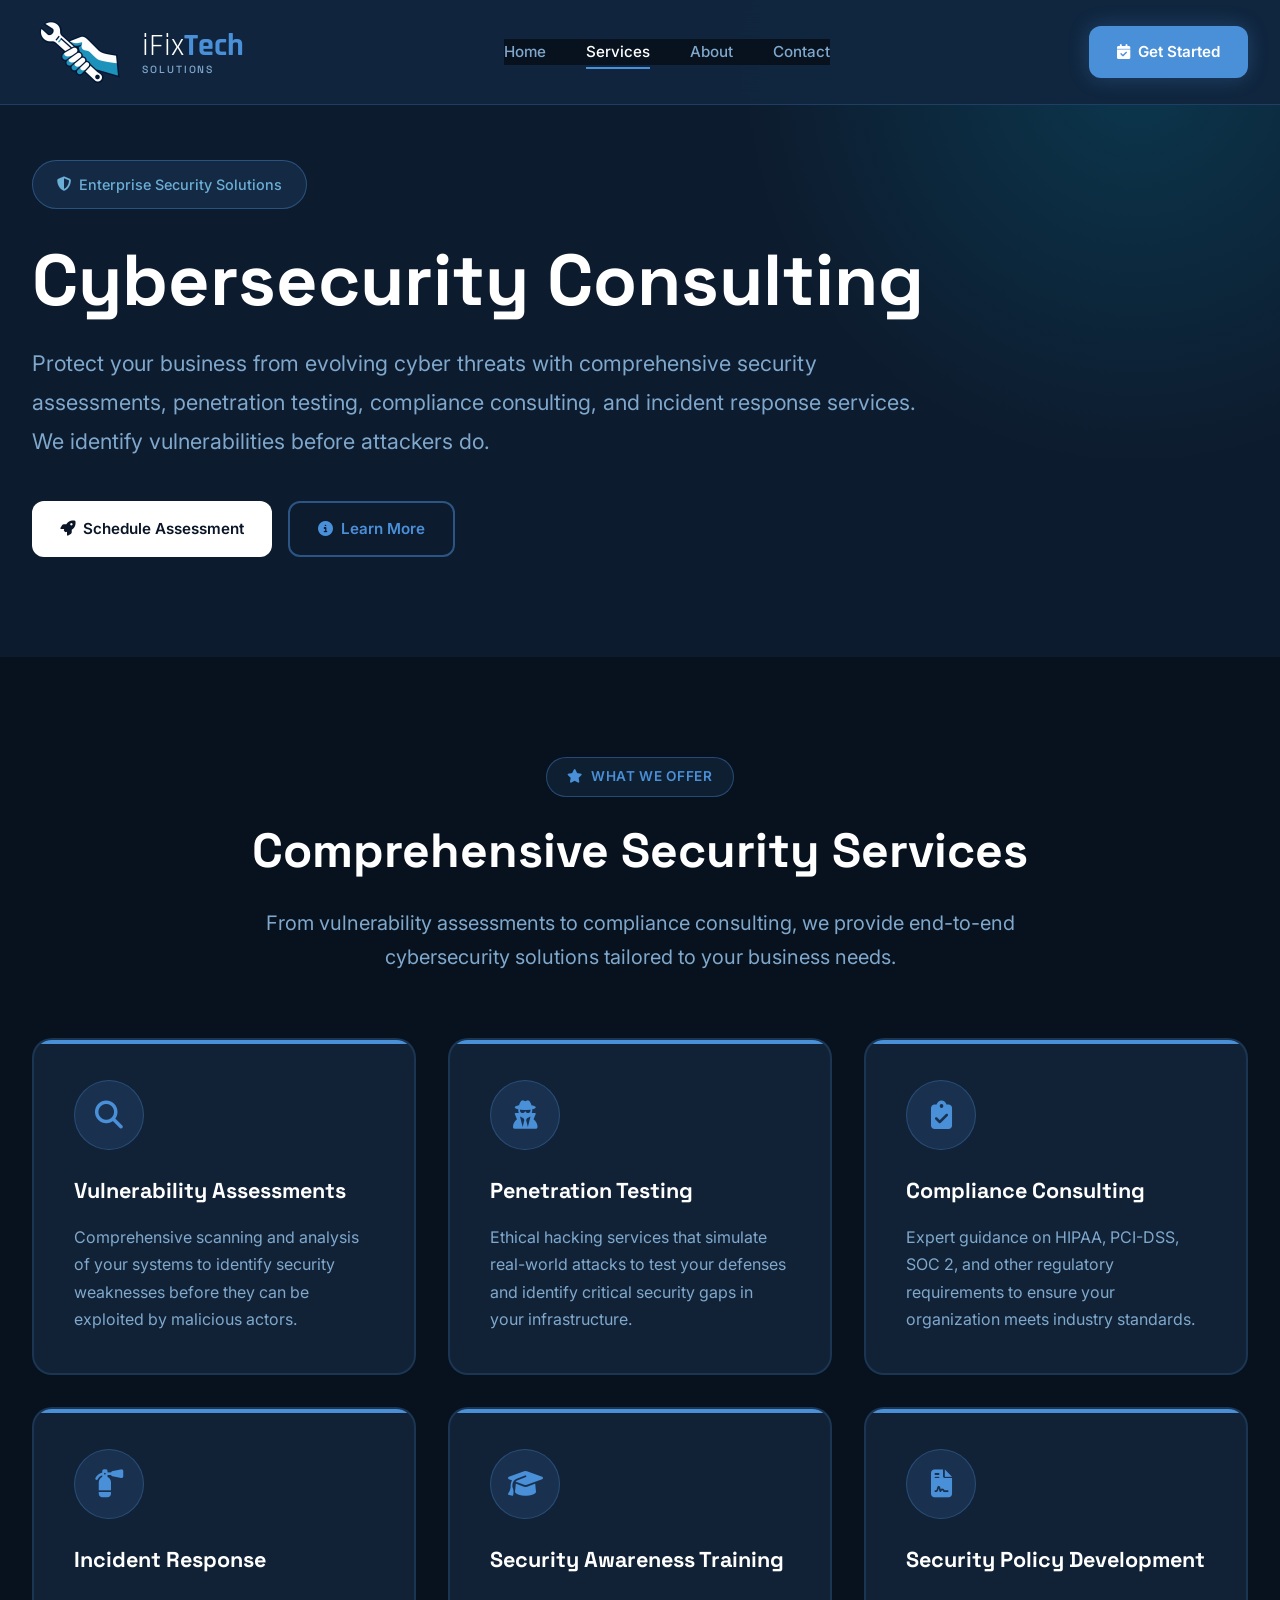
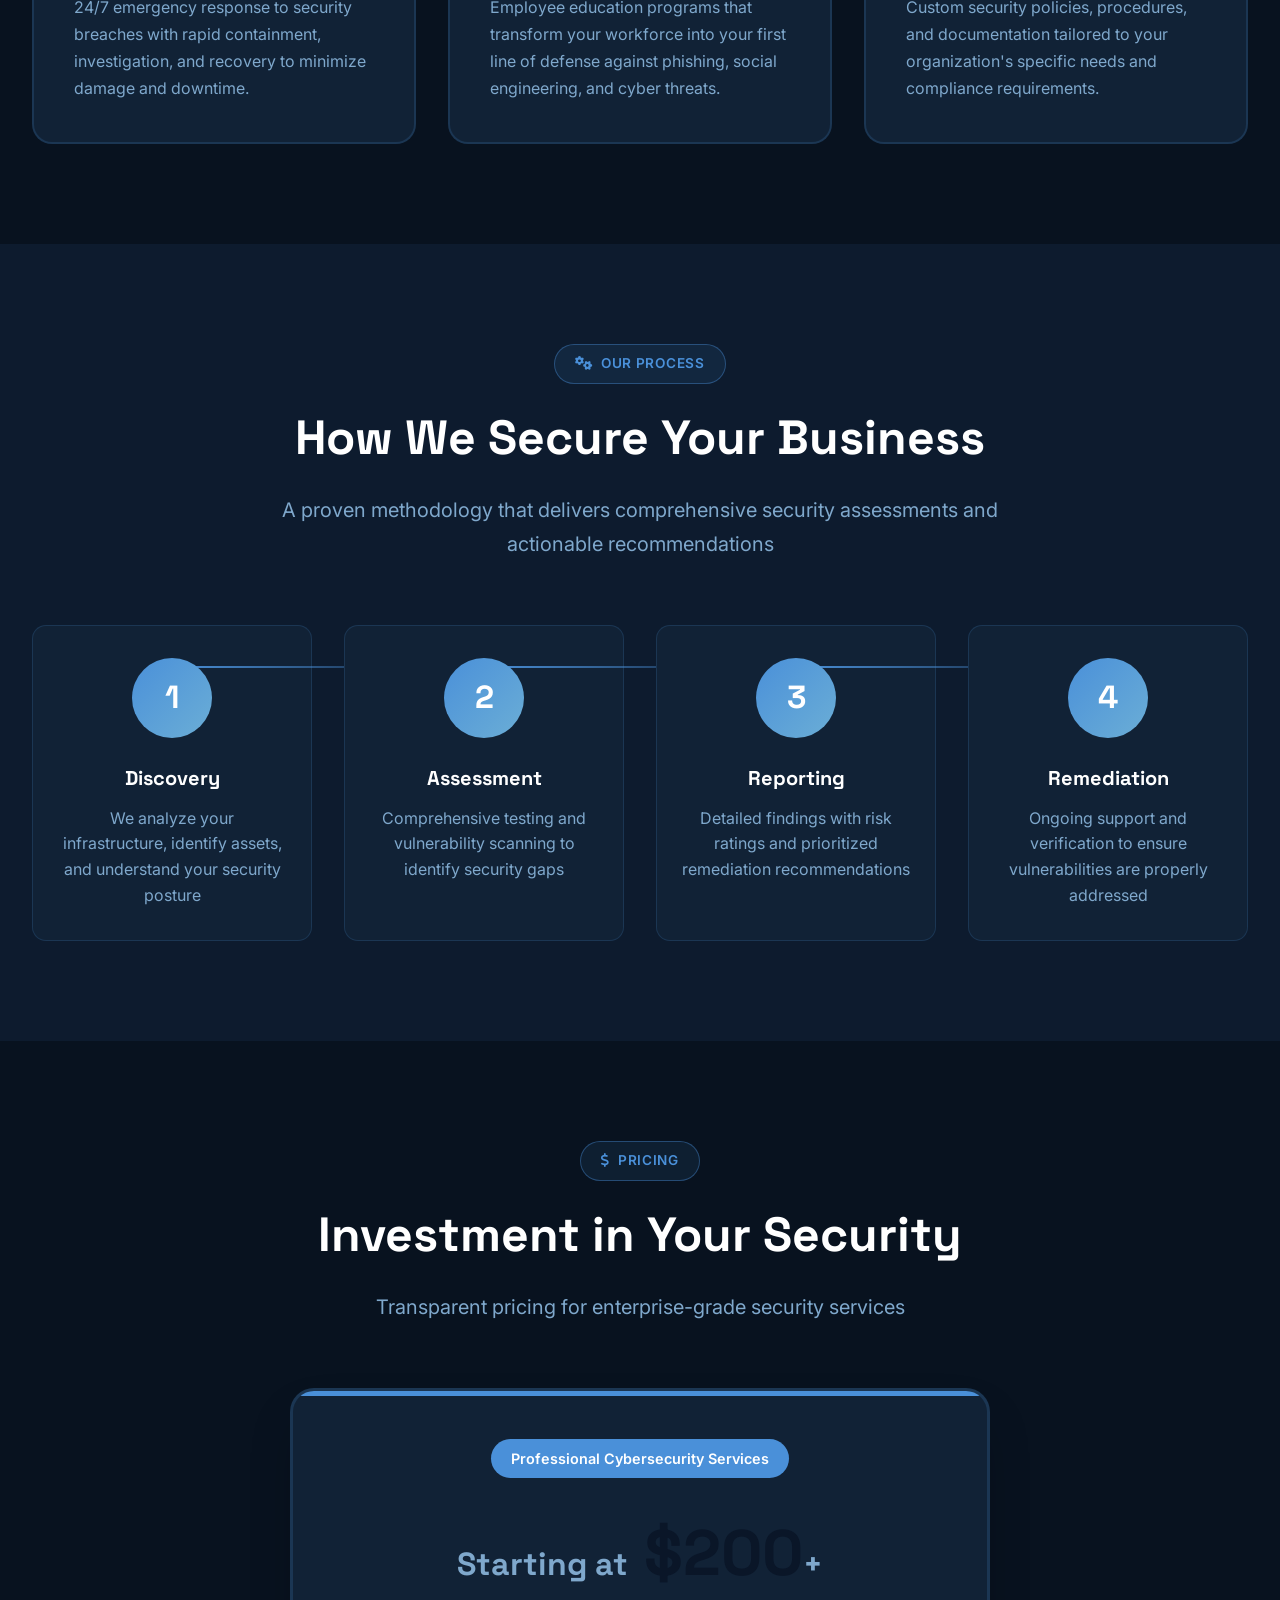
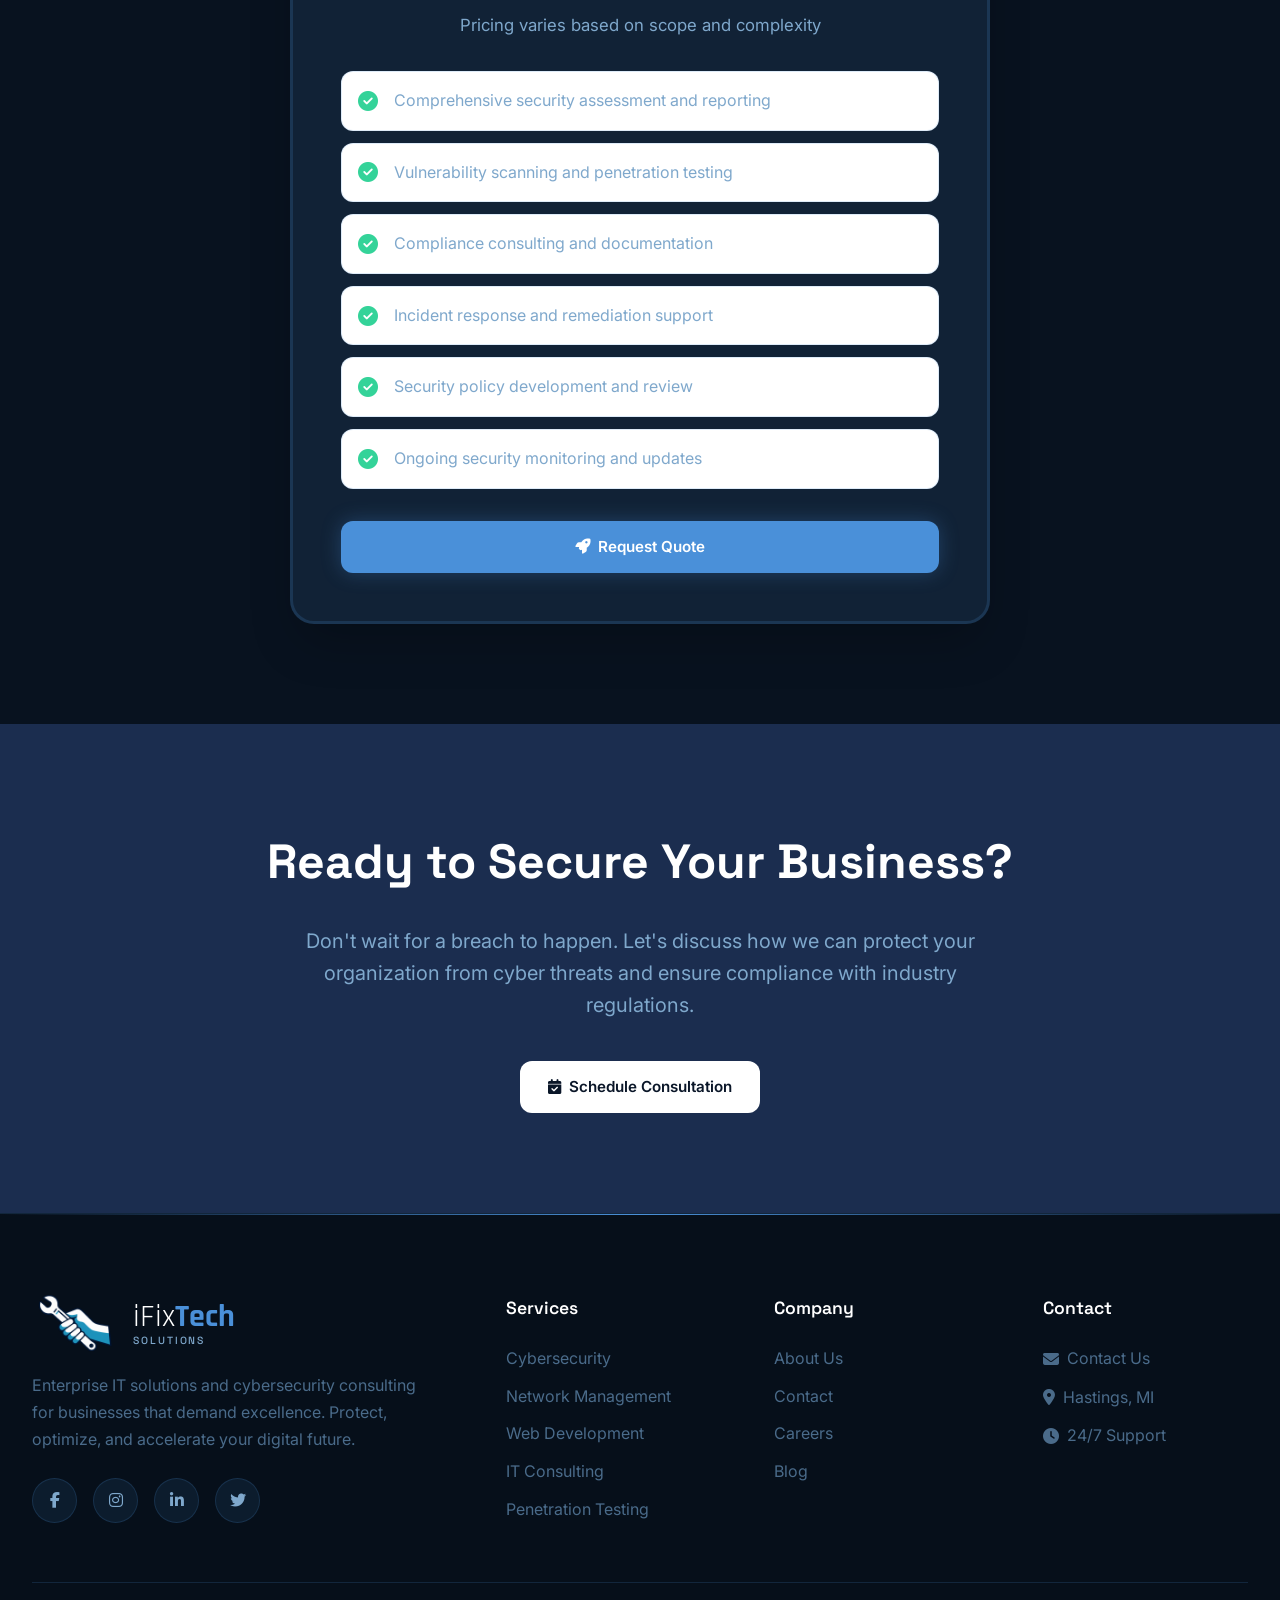
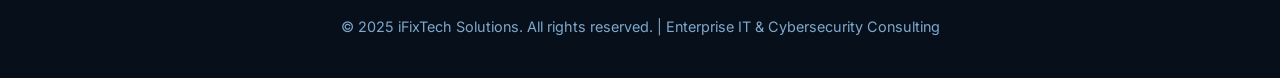
<file: cybersecurity.html>
<!DOCTYPE html>
<html lang="en">
<head>
    <meta charset="UTF-8">
    <meta name="viewport" content="width=device-width, initial-scale=1.0">
    <title>Cybersecurity Consulting - iFixTech Solutions</title>
    <link rel="stylesheet" href="https://cdnjs.cloudflare.com/ajax/libs/font-awesome/6.4.0/css/all.min.css">
    <link href="https://fonts.googleapis.com/css2?family=Inter:wght@300;400;500;600;700;800&family=Space+Grotesk:wght@400;500;600;700&display=swap" rel="stylesheet">
    <style>
        :root {
            /* Professional Color Scheme */
            --primary-navy: #1B2D4F;
            --primary-cyan: #00D4FF;
            --primary-purple: #8B5CF6;
            --accent-blue: #0066FF;
            --dark-bg: #0F172A;
            --darker-bg: #020617;
            --light: #FFFFFF;
            --gray-50: #F8FAFC;
            --gray-100: #F1F5F9;
            --gray-200: #E2E8F0;
            --gray-300: #CBD5E1;
            --gray-400: #94A3B8;
            --gray-600: #475569;
            --gray-700: #334155;
            --gray-800: #1E293B;
            --gray-900: #0F172A;
            --success: #10B981;
            --warning: #F59E0B;
            --danger: #EF4444;
            
            /* Typography */
            --font-primary: 'Inter', sans-serif;
            --font-display: 'Space Grotesk', sans-serif;
            
            /* Shadows */
            --shadow-sm: 0 1px 2px 0 rgba(0, 0, 0, 0.05);
            --shadow: 0 1px 3px 0 rgba(0, 0, 0, 0.1), 0 1px 2px 0 rgba(0, 0, 0, 0.06);
            --shadow-md: 0 4px 6px -1px rgba(0, 0, 0, 0.1), 0 2px 4px -1px rgba(0, 0, 0, 0.06);
            --shadow-lg: 0 10px 15px -3px rgba(0, 0, 0, 0.1), 0 4px 6px -2px rgba(0, 0, 0, 0.05);
            --shadow-xl: 0 20px 25px -5px rgba(0, 0, 0, 0.1), 0 10px 10px -5px rgba(0, 0, 0, 0.04);
            --shadow-2xl: 0 25px 50px -12px rgba(0, 0, 0, 0.25);
            --shadow-glow: 0 0 20px rgba(0, 212, 255, 0.3);
        }

        * {
            margin: 0;
            padding: 0;
            box-sizing: border-box;
        }

        html {
            scroll-behavior: smooth;
        }

        body {
            font-family: var(--font-primary);
            line-height: 1.6;
            color: var(--gray-800);
            background: var(--light);
            overflow-x: hidden;
        }

        .container {
            max-width: 1280px;
            margin: 0 auto;
            padding: 0 2rem;
        }

        /* Animated Grid Background */
        .grid-background {
            position: fixed;
            top: 0;
            left: 0;
            width: 100%;
            height: 100%;
            z-index: -1;
            background: 
                linear-gradient(90deg, rgba(0, 212, 255, 0.03) 1px, transparent 1px),
                linear-gradient(rgba(0, 212, 255, 0.03) 1px, transparent 1px);
            background-size: 50px 50px;
            animation: gridMove 20s linear infinite;
        }

        @keyframes gridMove {
            0% { transform: translate(0, 0); }
            100% { transform: translate(50px, 50px); }
        }

        /* Header */
        .header {
            position: fixed;
            top: 0;
            left: 0;
            right: 0;
            background: rgba(255, 255, 255, 0.95);
            -webkit-backdrop-filter: blur(20px);
            backdrop-filter: blur(20px);
            border-bottom: 1px solid var(--gray-200);
            z-index: 1000;
            transition: all 0.3s ease;
        }

        .header.scrolled {
            background: rgba(255, 255, 255, 0.98);
            box-shadow: var(--shadow-lg);
        }

        .nav {
            display: flex;
            justify-content: space-between;
            align-items: center;
            padding: 1.25rem 0;
        }

        .logo {
            display: flex;
            align-items: center;
            gap: 0.75rem;
            font-size: 1.5rem;
            font-weight: 700;
            color: var(--primary-navy);
            text-decoration: none;
            font-family: var(--font-display);
            transition: transform 0.3s ease;
        }

        .logo:hover {
            transform: scale(1.05);
        }

        .logo-icon {
            width: 40px;
            height: 40px;
            background: linear-gradient(135deg, var(--primary-cyan), var(--primary-purple));
            border-radius: 10px;
            display: flex;
            align-items: center;
            justify-content: center;
            color: white;
            position: relative;
            overflow: hidden;
        }

        .logo-icon::before {
            content: '';
            position: absolute;
            top: -50%;
            left: -50%;
            width: 200%;
            height: 200%;
            background: linear-gradient(45deg, transparent, rgba(255,255,255,0.3), transparent);
            animation: shine 3s infinite;
        }

        @keyframes shine {
            0% { transform: translateX(-100%) translateY(-100%) rotate(45deg); }
            100% { transform: translateX(100%) translateY(100%) rotate(45deg); }
        }

        .logo-text {
            display: flex;
            flex-direction: column;
            line-height: 1.2;
        }

        .logo-main {
            font-size: 1.5rem;
            font-weight: 700;
        }

        .logo-sub {
            font-size: 0.75rem;
            font-weight: 500;
            color: var(--primary-cyan);
            letter-spacing: 0.05em;
        }

        .nav-links {
            display: flex;
            list-style: none;
            gap: 2.5rem;
            align-items: center;
        }

        .nav-links a {
            text-decoration: none;
            color: var(--gray-700);
            font-weight: 500;
            font-size: 0.95rem;
            transition: all 0.3s ease;
            position: relative;
            padding: 0.5rem 0;
        }

        .nav-links a::after {
            content: '';
            position: absolute;
            bottom: 0;
            left: 0;
            width: 0;
            height: 2px;
            background: linear-gradient(90deg, var(--primary-cyan), var(--primary-purple));
            transition: width 0.3s ease;
        }

        .nav-links a:hover::after,
        .nav-links a.active::after {
            width: 100%;
        }

        .nav-links a:hover,
        .nav-links a.active {
            color: var(--primary-cyan);
        }

        .btn {
            display: inline-flex;
            align-items: center;
            gap: 0.5rem;
            padding: 0.875rem 1.75rem;
            border: none;
            border-radius: 12px;
            font-weight: 600;
            font-size: 0.95rem;
            text-decoration: none;
            cursor: pointer;
            transition: all 0.3s ease;
            position: relative;
            overflow: hidden;
            font-family: var(--font-primary);
        }

        .btn::before {
            content: '';
            position: absolute;
            top: 0;
            left: -100%;
            width: 100%;
            height: 100%;
            background: linear-gradient(90deg, transparent, rgba(255,255,255,0.2), transparent);
            transition: left 0.5s ease;
        }

        .btn:hover::before {
            left: 100%;
        }

        .btn-primary {
            background: linear-gradient(135deg, var(--primary-cyan), var(--accent-blue));
            color: white;
            box-shadow: 0 4px 15px rgba(0, 212, 255, 0.4);
        }

        .btn-primary:hover {
            transform: translateY(-2px);
            box-shadow: 0 8px 25px rgba(0, 212, 255, 0.5);
        }

        .btn-outline {
            background: transparent;
            color: var(--primary-cyan);
            border: 2px solid var(--primary-cyan);
        }

        .btn-outline:hover {
            background: var(--primary-cyan);
            color: white;
        }

        .mobile-menu {
            display: none;
            background: none;
            border: none;
            font-size: 1.5rem;
            color: var(--gray-700);
            cursor: pointer;
        }

        /* Hero Section */
        .hero {
            padding: 160px 0 100px;
            background: linear-gradient(135deg, var(--primary-navy) 0%, var(--darker-bg) 100%);
            color: white;
            position: relative;
            overflow: hidden;
        }

        .hero::before {
            content: '';
            position: absolute;
            top: -50%;
            right: -20%;
            width: 800px;
            height: 800px;
            background: radial-gradient(circle, rgba(0, 212, 255, 0.15) 0%, transparent 70%);
            animation: pulse 4s ease-in-out infinite;
        }

        @keyframes pulse {
            0%, 100% { transform: scale(1); opacity: 0.5; }
            50% { transform: scale(1.1); opacity: 0.8; }
        }

        .hero-content {
            position: relative;
            z-index: 1;
            max-width: 900px;
        }

        .hero-badge {
            display: inline-flex;
            align-items: center;
            gap: 0.5rem;
            background: rgba(0, 212, 255, 0.2);
            border: 1px solid rgba(0, 212, 255, 0.4);
            padding: 0.75rem 1.5rem;
            border-radius: 50px;
            font-size: 0.9rem;
            font-weight: 500;
            margin-bottom: 2rem;
            animation: slideInUp 1s ease-out;
        }

        @keyframes slideInUp {
            from {
                opacity: 0;
                transform: translateY(30px);
            }
            to {
                opacity: 1;
                transform: translateY(0);
            }
        }

        .hero-title {
            font-size: 4.5rem;
            font-weight: 800;
            margin-bottom: 1.5rem;
            font-family: var(--font-display);
            line-height: 1.1;
            animation: slideInUp 1s ease-out 0.2s both;
        }

        .hero-subtitle {
            font-size: 1.35rem;
            opacity: 0.9;
            line-height: 1.8;
            margin-bottom: 2.5rem;
            animation: slideInUp 1s ease-out 0.4s both;
        }

        .hero-buttons {
            display: flex;
            gap: 1rem;
            flex-wrap: wrap;
            animation: slideInUp 1s ease-out 0.6s both;
        }

        .btn-white {
            background: white;
            color: var(--primary-navy);
        }

        .btn-white:hover {
            background: var(--gray-100);
        }

        /* Features Grid */
        .features-section {
            padding: 100px 0;
            background: white;
        }

        .section-header {
            text-align: center;
            max-width: 800px;
            margin: 0 auto 4rem;
        }

        .section-badge {
            display: inline-flex;
            align-items: center;
            gap: 0.5rem;
            background: linear-gradient(135deg, rgba(0, 212, 255, 0.1), rgba(139, 92, 246, 0.1));
            border: 1px solid rgba(0, 212, 255, 0.3);
            padding: 0.5rem 1.25rem;
            border-radius: 50px;
            font-size: 0.85rem;
            font-weight: 600;
            color: var(--primary-cyan);
            margin-bottom: 1rem;
            letter-spacing: 0.05em;
            text-transform: uppercase;
        }

        .section-title {
            font-size: 3rem;
            font-weight: 800;
            color: var(--primary-navy);
            margin-bottom: 1rem;
            font-family: var(--font-display);
        }

        .section-subtitle {
            font-size: 1.25rem;
            color: var(--gray-600);
            line-height: 1.7;
        }

        .features-grid {
            display: grid;
            grid-template-columns: repeat(3, 1fr);
            gap: 2rem;
        }

        .feature-card {
            background: linear-gradient(135deg, var(--gray-50), var(--light));
            border: 2px solid var(--gray-200);
            border-radius: 20px;
            padding: 2.5rem;
            transition: all 0.4s ease;
            position: relative;
            overflow: hidden;
        }

        .feature-card::before {
            content: '';
            position: absolute;
            top: 0;
            left: 0;
            right: 0;
            height: 4px;
            background: linear-gradient(90deg, var(--primary-cyan), var(--primary-purple));
        }

        .feature-card:hover {
            transform: translateY(-8px);
            border-color: var(--primary-cyan);
            box-shadow: var(--shadow-2xl);
        }

        .feature-icon {
            width: 70px;
            height: 70px;
            background: linear-gradient(135deg, var(--primary-cyan), var(--primary-purple));
            border-radius: 50%;
            display: flex;
            align-items: center;
            justify-content: center;
            color: white;
            font-size: 1.75rem;
            margin-bottom: 1.5rem;
            box-shadow: var(--shadow-glow);
            transition: transform 0.4s ease;
        }

        .feature-card:hover .feature-icon {
            transform: scale(1.1) rotate(5deg);
        }

        .feature-card h3 {
            font-size: 1.35rem;
            font-weight: 700;
            color: var(--primary-navy);
            margin-bottom: 1rem;
            font-family: var(--font-display);
        }

        .feature-card p {
            color: var(--gray-600);
            line-height: 1.7;
        }

        /* Process Section */
        .process-section {
            padding: 100px 0;
            background: linear-gradient(135deg, var(--gray-50) 0%, var(--light) 100%);
        }

        .process-grid {
            display: grid;
            grid-template-columns: repeat(4, 1fr);
            gap: 2rem;
        }

        .process-step {
            text-align: center;
            position: relative;
        }

        .process-step::after {
            content: '';
            position: absolute;
            top: 40px;
            right: -50%;
            width: 100%;
            height: 2px;
            background: linear-gradient(90deg, var(--primary-cyan), transparent);
            z-index: -1;
        }

        .process-step:last-child::after {
            display: none;
        }

        .process-number {
            width: 80px;
            height: 80px;
            background: linear-gradient(135deg, var(--primary-cyan), var(--primary-purple));
            border-radius: 50%;
            display: flex;
            align-items: center;
            justify-content: center;
            color: white;
            font-size: 2rem;
            font-weight: 700;
            margin: 0 auto 1.5rem;
            box-shadow: var(--shadow-glow);
            font-family: var(--font-display);
        }

        .process-step h3 {
            font-size: 1.25rem;
            font-weight: 700;
            color: var(--primary-navy);
            margin-bottom: 0.75rem;
            font-family: var(--font-display);
        }

        .process-step p {
            color: var(--gray-600);
            line-height: 1.6;
        }

        /* Pricing Section */
        .pricing-section {
            padding: 100px 0;
            background: white;
        }

        .pricing-card {
            max-width: 700px;
            margin: 0 auto;
            background: linear-gradient(135deg, var(--gray-50), var(--light));
            border: 3px solid var(--primary-cyan);
            border-radius: 24px;
            padding: 3rem;
            text-align: center;
            box-shadow: var(--shadow-2xl);
            position: relative;
            overflow: hidden;
        }

        .pricing-card::before {
            content: '';
            position: absolute;
            top: 0;
            left: 0;
            right: 0;
            height: 5px;
            background: linear-gradient(90deg, var(--primary-cyan), var(--primary-purple));
        }

        .pricing-badge {
            display: inline-block;
            background: linear-gradient(135deg, var(--primary-cyan), var(--primary-purple));
            color: white;
            padding: 0.5rem 1.25rem;
            border-radius: 50px;
            font-size: 0.9rem;
            font-weight: 600;
            margin-bottom: 1.5rem;
        }

        .pricing-amount {
            font-size: 4rem;
            font-weight: 800;
            color: var(--primary-navy);
            margin-bottom: 0.5rem;
            font-family: var(--font-display);
        }

        .pricing-amount span {
            font-size: 2rem;
            color: var(--gray-600);
        }

        .pricing-note {
            color: var(--gray-600);
            margin-bottom: 2rem;
            font-size: 1.05rem;
        }

        .pricing-features {
            list-style: none;
            text-align: left;
            margin-bottom: 2rem;
        }

        .pricing-features li {
            display: flex;
            align-items: center;
            gap: 1rem;
            padding: 1rem;
            margin-bottom: 0.75rem;
            background: white;
            border-radius: 12px;
            border: 1px solid var(--gray-200);
        }

        .pricing-features i {
            color: var(--success);
            font-size: 1.25rem;
        }

        /* CTA Section */
        .cta-section {
            padding: 100px 0;
            background: linear-gradient(135deg, var(--primary-navy) 0%, var(--darker-bg) 100%);
            color: white;
            text-align: center;
        }

        .cta-title {
            font-size: 3rem;
            font-weight: 800;
            margin-bottom: 1.5rem;
            font-family: var(--font-display);
        }

        .cta-subtitle {
            font-size: 1.25rem;
            opacity: 0.9;
            margin-bottom: 2.5rem;
            max-width: 700px;
            margin-left: auto;
            margin-right: auto;
        }

        .cta-buttons {
            display: flex;
            gap: 1rem;
            justify-content: center;
            flex-wrap: wrap;
        }

        /* Footer */
        .footer {
            background: linear-gradient(135deg, var(--primary-navy), var(--darker-bg));
            color: white;
            padding: 80px 0 40px;
            position: relative;
        }

        .footer::before {
            content: '';
            position: absolute;
            top: 0;
            left: 0;
            right: 0;
            height: 1px;
            background: linear-gradient(90deg, transparent, var(--primary-cyan), transparent);
        }

        .footer-content {
            display: grid;
            grid-template-columns: 2fr 1fr 1fr 1fr;
            gap: 4rem;
            margin-bottom: 3rem;
        }

        .footer-section h4 {
            font-size: 1.1rem;
            font-weight: 600;
            margin-bottom: 1.5rem;
            font-family: var(--font-display);
        }

        .footer-section p {
            color: var(--gray-400);
            margin-bottom: 1.5rem;
            line-height: 1.7;
        }

        .footer-links {
            list-style: none;
        }

        .footer-links li {
            margin-bottom: 0.75rem;
        }

        .footer-links a {
            color: var(--gray-400);
            text-decoration: none;
            transition: all 0.3s ease;
            display: inline-flex;
            align-items: center;
            gap: 0.5rem;
        }

        .footer-links a:hover {
            color: var(--primary-cyan);
            transform: translateX(5px);
        }

        .social-links {
            display: flex;
            gap: 1rem;
            margin-top: 1.5rem;
        }

        .social-links a {
            width: 45px;
            height: 45px;
            background: rgba(255, 255, 255, 0.1);
            border: 1px solid rgba(255, 255, 255, 0.2);
            border-radius: 50%;
            display: flex;
            align-items: center;
            justify-content: center;
            color: var(--gray-400);
            text-decoration: none;
            transition: all 0.3s ease;
        }

        .social-links a:hover {
            background: linear-gradient(135deg, var(--primary-cyan), var(--primary-purple));
            color: white;
            border-color: transparent;
            transform: translateY(-3px);
        }

        .footer-bottom {
            border-top: 1px solid rgba(255, 255, 255, 0.1);
            padding-top: 2rem;
            text-align: center;
            color: var(--gray-400);
            font-size: 0.9rem;
        }

        /* Responsive Design */
        @media (max-width: 1024px) {
            .features-grid {
                grid-template-columns: repeat(2, 1fr);
            }

            .process-grid {
                grid-template-columns: repeat(2, 1fr);
            }

            .process-step::after {
                display: none;
            }

            .footer-content {
                grid-template-columns: 1fr 1fr;
            }
        }

        @media (max-width: 768px) {
            .nav-links {
                display: none;
                position: fixed;
                top: 80px;
                left: 0;
                width: 100%;
                height: calc(100vh - 80px);
                background: rgba(255, 255, 255, 0.98);
                -webkit-backdrop-filter: blur(20px);
                backdrop-filter: blur(20px);
                flex-direction: column;
                justify-content: center;
                align-items: center;
                box-shadow: var(--shadow-xl);
                gap: 2rem;
            }

            .nav-links.active {
                display: flex;
            }

            .mobile-menu {
                display: block;
            }

            .hero {
                padding: 140px 0 80px;
            }

            .hero-title {
                font-size: 2.5rem;
            }

            .section-title {
                font-size: 2rem;
            }

            .features-grid {
                grid-template-columns: 1fr;
            }

            .process-grid {
                grid-template-columns: 1fr;
            }

            .pricing-amount {
                font-size: 3rem;
            }

            .footer-content {
                grid-template-columns: 1fr;
                gap: 2rem;
            }
        }

        /* Animations */
        .fade-in {
            opacity: 0;
            transform: translateY(30px);
            transition: all 0.8s ease;
        }

        .fade-in.visible {
            opacity: 1;
            transform: translateY(0);
        }
    </style>
<link href="https://fonts.googleapis.com/css2?family=Rajdhani:wght@400;500;600;700&display=swap" rel="stylesheet">
<link rel="stylesheet" href="styles.css">
<link rel="stylesheet" href="mobile-nav.css">
</head>
<body>
    <!-- Grid Background -->
    <div class="grid-background"></div>

    <!-- Header -->
    <header class="header">
        <div class="container">
            <nav class="nav">
                <a href="index.html" class="logo"><img src="logo-icon.webp" alt="iFixTech" class="logo-img"><div class="logo-text"><div class="logo-name"><span class="logo-ifix">iFix</span><span class="logo-tech">Tech</span></div><div class="logo-sub">Solutions</div></div></a>

                <ul class="nav-links">
                    <li><a href="index.html">Home</a></li>
                    <li><a href="services.html" class="active">Services</a></li>
                    <li><a href="about.html">About</a></li>
                    <li><a href="contact.html">Contact</a></li>
                    <li class="nav-extra"><a href="contact.html" class="nav-cta"><i class="fas fa-calendar-check"></i> Get a Free Consultation</a><a href="mailto:ifixtechofficial@gmail.com" class="nav-mail"><i class="fas fa-envelope"></i> ifixtechofficial@gmail.com</a></li>
                </ul>

                <div style="display: flex; gap: 1rem; align-items: center;">
                    <a href="contact.html" class="btn btn-primary">
                        <i class="fas fa-calendar-check"></i>
                        Get Started
                    </a>
                    <button class="mobile-menu" id="mobileMenuBtn">
                        <i class="fas fa-bars"></i>
                    </button>
                </div>
            </nav>
        </div>
    </header>

    <!-- Hero Section -->
    <section class="hero">
        <div class="container">
            <div class="hero-content">
                <div class="hero-badge">
                    <i class="fas fa-shield-alt"></i>
                    Enterprise Security Solutions
                </div>
                <h1 class="hero-title">Cybersecurity Consulting</h1>
                <p class="hero-subtitle">
                    Protect your business from evolving cyber threats with comprehensive security assessments, 
                    penetration testing, compliance consulting, and incident response services. We identify 
                    vulnerabilities before attackers do.
                </p>
                <div class="hero-buttons">
                    <a href="contact.html" class="btn btn-white">
                        <i class="fas fa-rocket"></i>
                        Schedule Assessment
                    </a>
                    <a href="#features" class="btn btn-outline" style="border-color: white; color: white;">
                        <i class="fas fa-info-circle"></i>
                        Learn More
                    </a>
                </div>
            </div>
        </div>
    </section>

    <!-- Features Section -->
    <section class="features-section" id="features">
        <div class="container">
            <div class="section-header fade-in">
                <div class="section-badge">
                    <i class="fas fa-star"></i>
                    What We Offer
                </div>
                <h2 class="section-title">Comprehensive Security Services</h2>
                <p class="section-subtitle">
                    From vulnerability assessments to compliance consulting, we provide end-to-end 
                    cybersecurity solutions tailored to your business needs.
                </p>
            </div>

            <div class="features-grid">
                <div class="feature-card fade-in">
                    <div class="feature-icon">
                        <i class="fas fa-search"></i>
                    </div>
                    <h3>Vulnerability Assessments</h3>
                    <p>
                        Comprehensive scanning and analysis of your systems to identify security weaknesses 
                        before they can be exploited by malicious actors.
                    </p>
                </div>

                <div class="feature-card fade-in">
                    <div class="feature-icon">
                        <i class="fas fa-user-secret"></i>
                    </div>
                    <h3>Penetration Testing</h3>
                    <p>
                        Ethical hacking services that simulate real-world attacks to test your defenses 
                        and identify critical security gaps in your infrastructure.
                    </p>
                </div>

                <div class="feature-card fade-in">
                    <div class="feature-icon">
                        <i class="fas fa-clipboard-check"></i>
                    </div>
                    <h3>Compliance Consulting</h3>
                    <p>
                        Expert guidance on HIPAA, PCI-DSS, SOC 2, and other regulatory requirements 
                        to ensure your organization meets industry standards.
                    </p>
                </div>

                <div class="feature-card fade-in">
                    <div class="feature-icon">
                        <i class="fas fa-fire-extinguisher"></i>
                    </div>
                    <h3>Incident Response</h3>
                    <p>
                        24/7 emergency response to security breaches with rapid containment, investigation, 
                        and recovery to minimize damage and downtime.
                    </p>
                </div>

                <div class="feature-card fade-in">
                    <div class="feature-icon">
                        <i class="fas fa-graduation-cap"></i>
                    </div>
                    <h3>Security Awareness Training</h3>
                    <p>
                        Employee education programs that transform your workforce into your first line 
                        of defense against phishing, social engineering, and cyber threats.
                    </p>
                </div>

                <div class="feature-card fade-in">
                    <div class="feature-icon">
                        <i class="fas fa-file-contract"></i>
                    </div>
                    <h3>Security Policy Development</h3>
                    <p>
                        Custom security policies, procedures, and documentation tailored to your 
                        organization's specific needs and compliance requirements.
                    </p>
                </div>
            </div>
        </div>
    </section>

    <!-- Process Section -->
    <section class="process-section">
        <div class="container">
            <div class="section-header fade-in">
                <div class="section-badge">
                    <i class="fas fa-cogs"></i>
                    Our Process
                </div>
                <h2 class="section-title">How We Secure Your Business</h2>
                <p class="section-subtitle">
                    A proven methodology that delivers comprehensive security assessments and actionable recommendations
                </p>
            </div>

            <div class="process-grid">
                <div class="process-step fade-in">
                    <div class="process-number">1</div>
                    <h3>Discovery</h3>
                    <p>We analyze your infrastructure, identify assets, and understand your security posture</p>
                </div>

                <div class="process-step fade-in">
                    <div class="process-number">2</div>
                    <h3>Assessment</h3>
                    <p>Comprehensive testing and vulnerability scanning to identify security gaps</p>
                </div>

                <div class="process-step fade-in">
                    <div class="process-number">3</div>
                    <h3>Reporting</h3>
                    <p>Detailed findings with risk ratings and prioritized remediation recommendations</p>
                </div>

                <div class="process-step fade-in">
                    <div class="process-number">4</div>
                    <h3>Remediation</h3>
                    <p>Ongoing support and verification to ensure vulnerabilities are properly addressed</p>
                </div>
            </div>
        </div>
    </section>

    <!-- Pricing Section -->
    <section class="pricing-section">
        <div class="container">
            <div class="section-header fade-in">
                <div class="section-badge">
                    <i class="fas fa-dollar-sign"></i>
                    Pricing
                </div>
                <h2 class="section-title">Investment in Your Security</h2>
                <p class="section-subtitle">
                    Transparent pricing for enterprise-grade security services
                </p>
            </div>

            <div class="pricing-card fade-in">
                <div class="pricing-badge">Professional Cybersecurity Services</div>
                <div class="pricing-amount">
                    <span>Starting at</span> $200<span>+</span>
                </div>
                <p class="pricing-note">Pricing varies based on scope and complexity</p>
                
                <ul class="pricing-features">
                    <li>
                        <i class="fas fa-check-circle"></i>
                        <span>Comprehensive security assessment and reporting</span>
                    </li>
                    <li>
                        <i class="fas fa-check-circle"></i>
                        <span>Vulnerability scanning and penetration testing</span>
                    </li>
                    <li>
                        <i class="fas fa-check-circle"></i>
                        <span>Compliance consulting and documentation</span>
                    </li>
                    <li>
                        <i class="fas fa-check-circle"></i>
                        <span>Incident response and remediation support</span>
                    </li>
                    <li>
                        <i class="fas fa-check-circle"></i>
                        <span>Security policy development and review</span>
                    </li>
                    <li>
                        <i class="fas fa-check-circle"></i>
                        <span>Ongoing security monitoring and updates</span>
                    </li>
                </ul>

                <a href="contact.html" class="btn btn-primary" style="width: 100%; justify-content: center;">
                    <i class="fas fa-rocket"></i>
                    Request Quote
                </a>
            </div>
        </div>
    </section>

    <!-- CTA Section -->
    <section class="cta-section">
        <div class="container">
            <div class="fade-in">
                <h2 class="cta-title">Ready to Secure Your Business?</h2>
                <p class="cta-subtitle">
                    Don't wait for a breach to happen. Let's discuss how we can protect your organization 
                    from cyber threats and ensure compliance with industry regulations.
                </p>
                <div class="cta-buttons">
                    <a href="contact.html" class="btn btn-white">
                        <i class="fas fa-calendar-check"></i>
                        Schedule Consultation
                    </a>
                </div>
            </div>
        </div>
    </section>

    <!-- Footer -->
    <footer class="footer">
        <div class="container">
            <div class="footer-content">
                <div class="footer-section">
                    <a href="index.html" class="logo" style="margin-bottom:1.25rem;"><img src="logo-icon.webp" alt="iFixTech" class="logo-img" style="height:58px;"><div class="logo-text"><div class="logo-name"><span class="logo-ifix">iFix</span><span class="logo-tech">Tech</span></div><div class="logo-sub">Solutions</div></div></a>
                    <p>
                        Enterprise IT solutions and cybersecurity consulting for businesses 
                        that demand excellence. Protect, optimize, and accelerate your digital future.
                    </p>
                    <div class="social-links">
                        <a href="https://www.facebook.com/profile.php?id=61572289192480" aria-label="Facebook">
                            <i class="fab fa-facebook-f"></i>
                        </a>
                        <a href="https://www.instagram.com/ifixtechofficial/" aria-label="Instagram">
                            <i class="fab fa-instagram"></i>
                        </a>
                        <a href="#" aria-label="LinkedIn">
                            <i class="fab fa-linkedin-in"></i>
                        </a>
                        <a href="#" aria-label="Twitter">
                            <i class="fab fa-twitter"></i>
                        </a>
                    </div>
                </div>

                <div class="footer-section">
                    <h4>Services</h4>
                    <ul class="footer-links">
                        <li><a href="cybersecurity.html">Cybersecurity</a></li>
                        <li><a href="network-management.html">Network Management</a></li>
                        <li><a href="web-development.html">Web Development</a></li>
                        <li><a href="consulting.html">IT Consulting</a></li>
                        <li><a href="penetration-testing.html">Penetration Testing</a></li>
                    </ul>
                </div>

                <div class="footer-section">
                    <h4>Company</h4>
                    <ul class="footer-links">
                        <li><a href="about.html">About Us</a></li>
                        <li><a href="contact.html">Contact</a></li>
                        <li><a href="#">Careers</a></li>
                        <li><a href="#">Blog</a></li>
                    </ul>
                </div>

                <div class="footer-section">
                    <h4>Contact</h4>
                    <ul class="footer-links">
                        <li><a href="mailto:ifixtechofficial@gmail.com"><i class="fas fa-envelope"></i> Contact Us</a></li>
                        <li><a href="#"><i class="fas fa-map-marker-alt"></i> Hastings, MI</a></li>
                        <li><a href="#"><i class="fas fa-clock"></i> 24/7 Support</a></li>
                    </ul>
                </div>
            </div>

            <div class="footer-bottom">
                <p>&copy; 2025 iFixTech Solutions. All rights reserved. | Enterprise IT & Cybersecurity Consulting</p>
            </div>
        </div>
    </footer>

    <script>
        // Mobile menu toggle
        const mobileMenuBtn = document.getElementById('mobileMenuBtn');
        const navLinks = document.querySelector('.nav-links');

        mobileMenuBtn.addEventListener('click', () => {
            navLinks.classList.toggle('active');
            const icon = mobileMenuBtn.querySelector('i');
            icon.classList.toggle('fa-bars');
            icon.classList.toggle('fa-times');
        });

        // Header scroll effect
        window.addEventListener('scroll', () => {
            const header = document.querySelector('.header');
            if (window.scrollY > 50) {
                header.classList.add('scrolled');
            } else {
                header.classList.remove('scrolled');
            }
        });

        // Intersection Observer for animations
        const observerOptions = {
            threshold: 0.1,
            rootMargin: '0px 0px -50px 0px'
        };

        const observer = new IntersectionObserver((entries) => {
            entries.forEach(entry => {
                if (entry.isIntersecting) {
                    entry.target.classList.add('visible');
                }
            });
        }, observerOptions);

        document.querySelectorAll('.fade-in').forEach(el => {
            observer.observe(el);
        });

        // Smooth scroll for anchor links
        document.querySelectorAll('a[href^="#"]').forEach(anchor => {
            anchor.addEventListener('click', function (e) {
                e.preventDefault();
                const target = document.querySelector(this.getAttribute('href'));
                if (target) {
                    const headerOffset = 80;
                    const elementPosition = target.getBoundingClientRect().top;
                    const offsetPosition = elementPosition + window.pageYOffset - headerOffset;

                    window.scrollTo({
                        top: offsetPosition,
                        behavior: 'smooth'
                    });
                }
            });
        });
    </script>
</body>
</html>
</file>
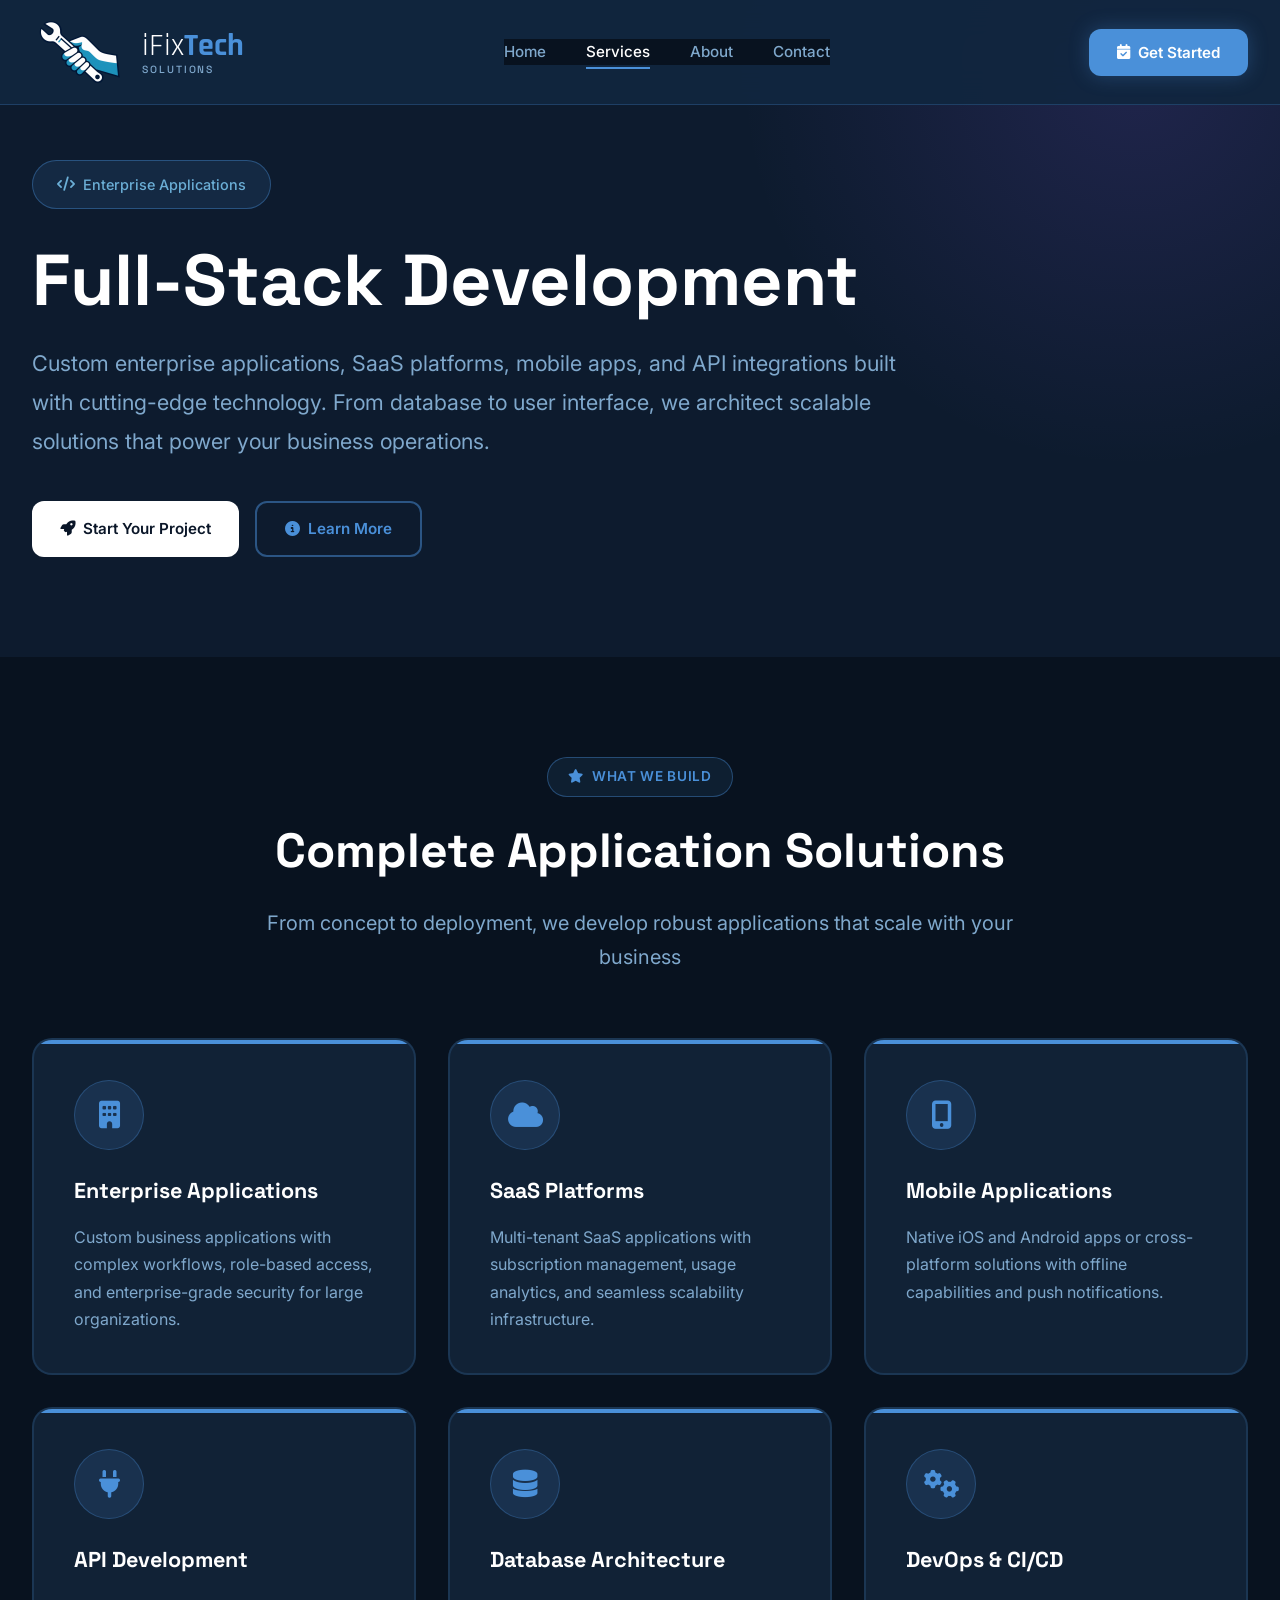
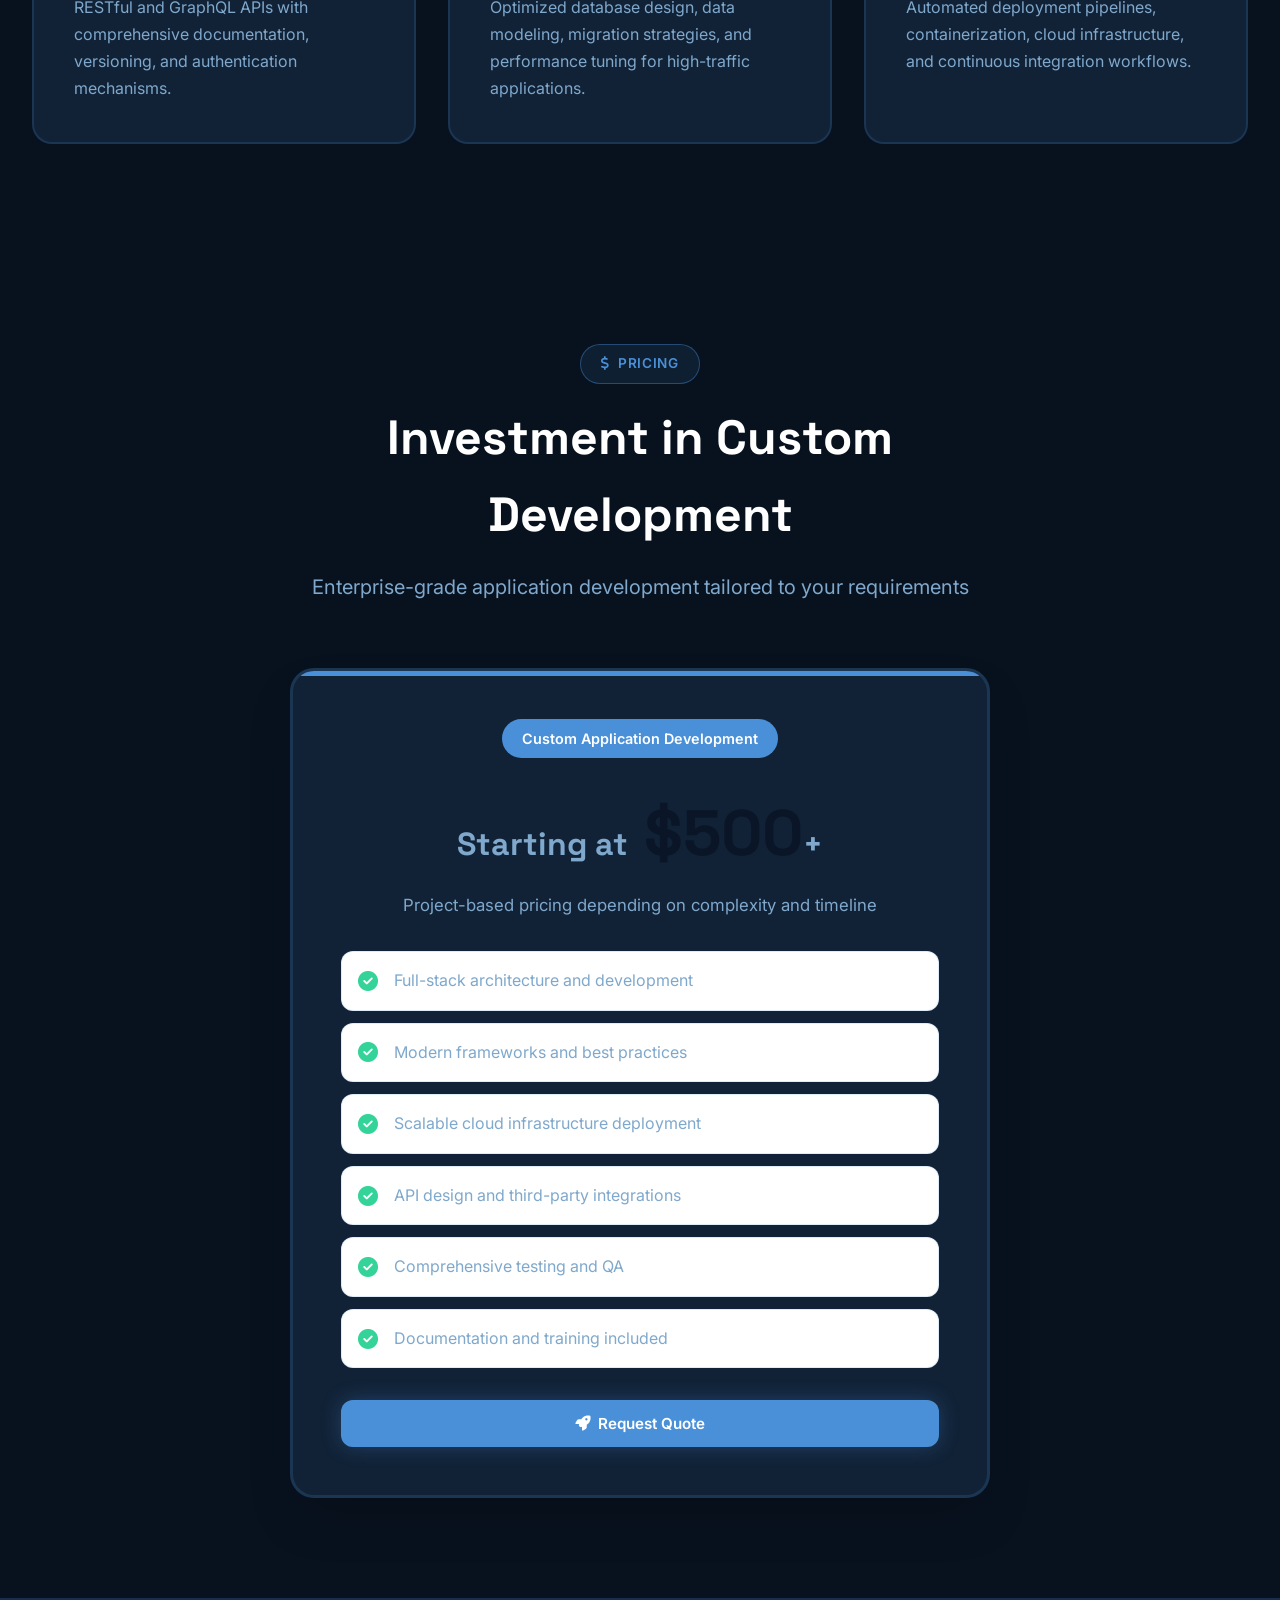
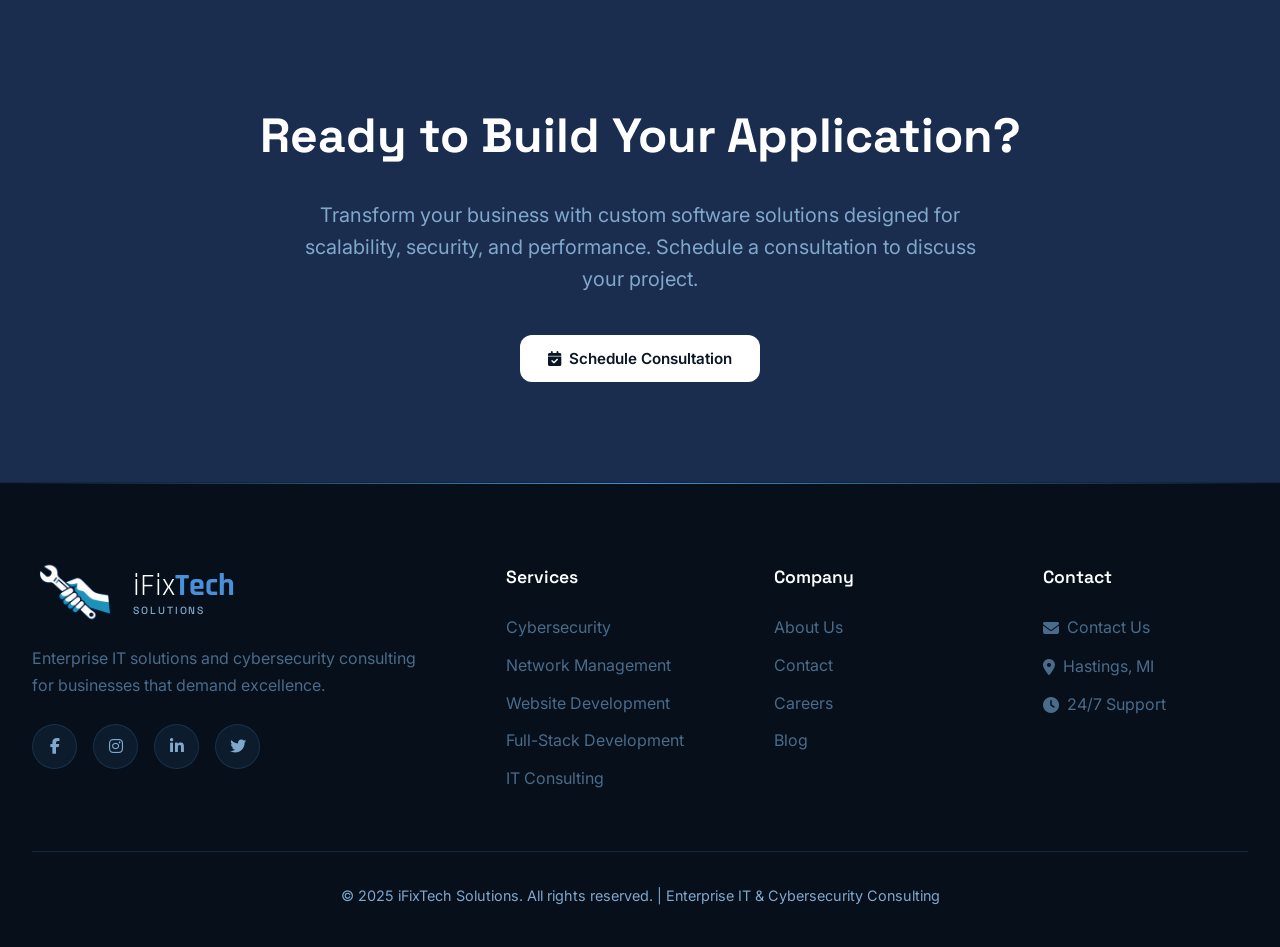
<file: fullstack-development.html>
<!DOCTYPE html>
<html lang="en">
<head>
    <meta charset="UTF-8">
    <meta name="viewport" content="width=device-width, initial-scale=1.0">
    <title>Full-Stack Development - iFixTech Solutions</title>
    <link rel="stylesheet" href="https://cdnjs.cloudflare.com/ajax/libs/font-awesome/6.4.0/css/all.min.css">
    <link href="https://fonts.googleapis.com/css2?family=Inter:wght@300;400;500;600;700;800&family=Space+Grotesk:wght@400;500;600;700&display=swap" rel="stylesheet">
    <style>
        :root{--primary-navy:#0A1628;--primary-cyan:#00D4FF;--primary-purple:#8B5CF6;--accent-blue:#0066FF;--dark-bg:#0F172A;--darker-bg:#020617;--light:#FFF;--gray-50:#F8FAFC;--gray-100:#F1F5F9;--gray-200:#E2E8F0;--gray-400:#94A3B8;--gray-600:#475569;--gray-700:#334155;--gray-800:#1E293B;--success:#10B981;--font-primary:'Inter',sans-serif;--font-display:'Space Grotesk',sans-serif;--shadow-lg:0 10px 15px -3px rgba(0,0,0,.1),0 4px 6px -2px rgba(0,0,0,.05);--shadow-xl:0 20px 25px -5px rgba(0,0,0,.1),0 10px 10px -5px rgba(0,0,0,.04);--shadow-2xl:0 25px 50px -12px rgba(0,0,0,.25);--shadow-glow:0 0 20px rgba(0,212,255,.3)}*{margin:0;padding:0;box-sizing:border-box}html{scroll-behavior:smooth}body{font-family:var(--font-primary);line-height:1.6;color:var(--gray-800);background:var(--light);overflow-x:hidden}.container{max-width:1280px;margin:0 auto;padding:0 2rem}.grid-background{position:fixed;top:0;left:0;width:100%;height:100%;z-index:-1;background:linear-gradient(90deg,rgba(0,212,255,.03) 1px,transparent 1px),linear-gradient(rgba(0,212,255,.03) 1px,transparent 1px);background-size:50px 50px;animation:gridMove 20s linear infinite}@keyframes gridMove{0%{transform:translate(0,0)}100%{transform:translate(50px,50px)}}.header{position:fixed;top:0;left:0;right:0;background:rgba(255,255,255,.95);-webkit-backdrop-filter:blur(20px); backdrop-filter:blur(20px)border-bottom:1px solid var(--gray-200);z-index:1000;transition:all .3s}.header.scrolled{background:rgba(255,255,255,.98);box-shadow:var(--shadow-lg)}.nav{display:flex;justify-content:space-between;align-items:center;padding:1.25rem 0}.logo{display:flex;align-items:center;gap:.75rem;font-size:1.5rem;font-weight:700;color:var(--primary-navy);text-decoration:none;font-family:var(--font-display);transition:transform .3s}.logo:hover{transform:scale(1.05)}.logo-icon{width:40px;height:40px;background:linear-gradient(135deg,var(--primary-cyan),var(--primary-purple));border-radius:10px;display:flex;align-items:center;justify-content:center;color:#fff;position:relative;overflow:hidden}.logo-icon::before{content:'';position:absolute;top:-50%;left:-50%;width:200%;height:200%;background:linear-gradient(45deg,transparent,rgba(255,255,255,.3),transparent);animation:shine 3s infinite}@keyframes shine{0%{transform:translateX(-100%) translateY(-100%) rotate(45deg)}100%{transform:translateX(100%) translateY(100%) rotate(45deg)}}.logo-text{display:flex;flex-direction:column;line-height:1.2}.logo-main{font-size:1.5rem;font-weight:700}.logo-sub{font-size:.75rem;font-weight:500;color:var(--primary-cyan);letter-spacing:.05em}.nav-links{display:flex;list-style:none;gap:2.5rem;align-items:center}.nav-links a{text-decoration:none;color:var(--gray-700);font-weight:500;font-size:.95rem;transition:all .3s;position:relative;padding:.5rem 0}.nav-links a::after{content:'';position:absolute;bottom:0;left:0;width:0;height:2px;background:linear-gradient(90deg,var(--primary-cyan),var(--primary-purple));transition:width .3s}.nav-links a:hover::after,.nav-links a.active::after{width:100%}.nav-links a:hover,.nav-links a.active{color:var(--primary-cyan)}.btn{display:inline-flex;align-items:center;gap:.5rem;padding:.875rem 1.75rem;border:none;border-radius:12px;font-weight:600;font-size:.95rem;text-decoration:none;cursor:pointer;transition:all .3s;position:relative;overflow:hidden;font-family:var(--font-primary)}.btn::before{content:'';position:absolute;top:0;left:-100%;width:100%;height:100%;background:linear-gradient(90deg,transparent,rgba(255,255,255,.2),transparent);transition:left .5s}.btn:hover::before{left:100%}.btn-primary{background:linear-gradient(135deg,var(--primary-cyan),var(--accent-blue));color:#fff;box-shadow:0 4px 15px rgba(0,212,255,.4)}.btn-primary:hover{transform:translateY(-2px);box-shadow:0 8px 25px rgba(0,212,255,.5)}.btn-outline{background:0 0;color:var(--primary-cyan);border:2px solid var(--primary-cyan)}.btn-outline:hover{background:var(--primary-cyan);color:#fff}.mobile-menu{display:none;background:0 0;border:none;font-size:1.5rem;color:var(--gray-700);cursor:pointer}.hero{padding:160px 0 100px;background:linear-gradient(135deg,var(--primary-navy) 0%,var(--darker-bg) 100%);color:#fff;position:relative;overflow:hidden}.hero::before{content:'';position:absolute;top:-50%;right:-20%;width:800px;height:800px;background:radial-gradient(circle,rgba(139,92,246,.15) 0%,transparent 70%);animation:pulse 4s ease-in-out infinite}@keyframes pulse{0%,100%{transform:scale(1);opacity:.5}50%{transform:scale(1.1);opacity:.8}}.hero-content{position:relative;z-index:1;max-width:900px}.hero-badge{display:inline-flex;align-items:center;gap:.5rem;background:rgba(139,92,246,.2);border:1px solid rgba(139,92,246,.4);padding:.75rem 1.5rem;border-radius:50px;font-size:.9rem;font-weight:500;margin-bottom:2rem;animation:slideInUp 1s ease-out}@keyframes slideInUp{from{opacity:0;transform:translateY(30px)}to{opacity:1;transform:translateY(0)}}.hero-title{font-size:4.5rem;font-weight:800;margin-bottom:1.5rem;font-family:var(--font-display);line-height:1.1;animation:slideInUp 1s ease-out .2s both}.hero-subtitle{font-size:1.35rem;opacity:.9;line-height:1.8;margin-bottom:2.5rem;animation:slideInUp 1s ease-out .4s both}.hero-buttons{display:flex;gap:1rem;flex-wrap:wrap;animation:slideInUp 1s ease-out .6s both}.btn-white{background:#fff;color:var(--primary-navy)}.btn-white:hover{background:var(--gray-100)}.features-section{padding:100px 0;background:#fff}.section-header{text-align:center;max-width:800px;margin:0 auto 4rem}.section-badge{display:inline-flex;align-items:center;gap:.5rem;background:linear-gradient(135deg,rgba(0,212,255,.1),rgba(139,92,246,.1));border:1px solid rgba(0,212,255,.3);padding:.5rem 1.25rem;border-radius:50px;font-size:.85rem;font-weight:600;color:var(--primary-cyan);margin-bottom:1rem;letter-spacing:.05em;text-transform:uppercase}.section-title{font-size:3rem;font-weight:800;color:var(--primary-navy);margin-bottom:1rem;font-family:var(--font-display)}.section-subtitle{font-size:1.25rem;color:var(--gray-600);line-height:1.7}.features-grid{display:grid;grid-template-columns:repeat(3,1fr);gap:2rem}.feature-card{background:linear-gradient(135deg,var(--gray-50),var(--light));border:2px solid var(--gray-200);border-radius:20px;padding:2.5rem;transition:all .4s;position:relative;overflow:hidden}.feature-card::before{content:'';position:absolute;top:0;left:0;right:0;height:4px;background:linear-gradient(90deg,var(--primary-purple),var(--primary-cyan))}.feature-card:hover{transform:translateY(-8px);border-color:var(--primary-purple);box-shadow:var(--shadow-2xl)}.feature-icon{width:70px;height:70px;background:linear-gradient(135deg,var(--primary-purple),var(--primary-cyan));border-radius:50%;display:flex;align-items:center;justify-content:center;color:#fff;font-size:1.75rem;margin-bottom:1.5rem;box-shadow:0 0 20px rgba(139,92,246,.3);transition:transform .4s}.feature-card:hover .feature-icon{transform:scale(1.1) rotate(-5deg)}.feature-card h3{font-size:1.35rem;font-weight:700;color:var(--primary-navy);margin-bottom:1rem;font-family:var(--font-display)}.feature-card p{color:var(--gray-600);line-height:1.7}.pricing-section{padding:100px 0;background:linear-gradient(135deg,var(--gray-50) 0%,var(--light) 100%)}.pricing-card{max-width:700px;margin:0 auto;background:linear-gradient(135deg,var(--gray-50),var(--light));border:3px solid var(--primary-purple);border-radius:24px;padding:3rem;text-align:center;box-shadow:var(--shadow-2xl);position:relative;overflow:hidden}.pricing-card::before{content:'';position:absolute;top:0;left:0;right:0;height:5px;background:linear-gradient(90deg,var(--primary-purple),var(--primary-cyan))}.pricing-badge{display:inline-block;background:linear-gradient(135deg,var(--primary-purple),var(--primary-cyan));color:#fff;padding:.5rem 1.25rem;border-radius:50px;font-size:.9rem;font-weight:600;margin-bottom:1.5rem}.pricing-amount{font-size:4rem;font-weight:800;color:var(--primary-navy);margin-bottom:.5rem;font-family:var(--font-display)}.pricing-amount span{font-size:2rem;color:var(--gray-600)}.pricing-note{color:var(--gray-600);margin-bottom:2rem;font-size:1.05rem}.pricing-features{list-style:none;text-align:left;margin-bottom:2rem}.pricing-features li{display:flex;align-items:center;gap:1rem;padding:1rem;margin-bottom:.75rem;background:#fff;border-radius:12px;border:1px solid var(--gray-200)}.pricing-features i{color:var(--success);font-size:1.25rem}.cta-section{padding:100px 0;background:linear-gradient(135deg,var(--primary-navy) 0%,var(--darker-bg) 100%);color:#fff;text-align:center}.cta-title{font-size:3rem;font-weight:800;margin-bottom:1.5rem;font-family:var(--font-display)}.cta-subtitle{font-size:1.25rem;opacity:.9;margin-bottom:2.5rem;max-width:700px;margin-left:auto;margin-right:auto}.cta-buttons{display:flex;gap:1rem;justify-content:center;flex-wrap:wrap}.footer{background:linear-gradient(135deg,var(--primary-navy),var(--darker-bg));color:#fff;padding:80px 0 40px;position:relative}.footer::before{content:'';position:absolute;top:0;left:0;right:0;height:1px;background:linear-gradient(90deg,transparent,var(--primary-cyan),transparent)}.footer-content{display:grid;grid-template-columns:2fr 1fr 1fr 1fr;gap:4rem;margin-bottom:3rem}.footer-section h4{font-size:1.1rem;font-weight:600;margin-bottom:1.5rem;font-family:var(--font-display)}.footer-section p{color:var(--gray-400);margin-bottom:1.5rem;line-height:1.7}.footer-links{list-style:none}.footer-links li{margin-bottom:.75rem}.footer-links a{color:var(--gray-400);text-decoration:none;transition:all .3s;display:inline-flex;align-items:center;gap:.5rem}.footer-links a:hover{color:var(--primary-cyan);transform:translateX(5px)}.social-links{display:flex;gap:1rem;margin-top:1.5rem}.social-links a{width:45px;height:45px;background:rgba(255,255,255,.1);border:1px solid rgba(255,255,255,.2);border-radius:50%;display:flex;align-items:center;justify-content:center;color:var(--gray-400);text-decoration:none;transition:all .3s}.social-links a:hover{background:linear-gradient(135deg,var(--primary-cyan),var(--primary-purple));color:#fff;border-color:transparent;transform:translateY(-3px)}.footer-bottom{border-top:1px solid rgba(255,255,255,.1);padding-top:2rem;text-align:center;color:var(--gray-400);font-size:.9rem}@media (max-width:1024px){.features-grid{grid-template-columns:repeat(2,1fr)}.footer-content{grid-template-columns:1fr 1fr}}@media (max-width:768px){.nav-links{display:none;position:fixed;top:80px;left:0;width:100%;height:calc(100vh - 80px);background:rgba(255,255,255,.98);-webkit-backdrop-filter:blur(20px); backdrop-filter:blur(20px)flex-direction:column;justify-content:center;align-items:center;box-shadow:var(--shadow-xl);gap:2rem}.nav-links.active{display:flex}.mobile-menu{display:block}.hero{padding:140px 0 80px}.hero-title{font-size:2.5rem}.section-title{font-size:2rem}.features-grid{grid-template-columns:1fr}.pricing-amount{font-size:3rem}.footer-content{grid-template-columns:1fr;gap:2rem}}.fade-in{opacity:0;transform:translateY(30px);transition:all .8s}.fade-in.visible{opacity:1;transform:translateY(0)}
    </style>
<link href="https://fonts.googleapis.com/css2?family=Rajdhani:wght@400;500;600;700&display=swap" rel="stylesheet">
<link rel="stylesheet" href="styles.css">
<link rel="stylesheet" href="mobile-nav.css">
</head>
<body>
    <div class="grid-background"></div>
    <header class="header">
        <div class="container">
            <nav class="nav">
                <a href="index.html" class="logo">
                    <img src="logo-icon.webp" alt="iFixTech" class="logo-img"><div class="logo-text"><div class="logo-name"><span class="logo-ifix">iFix</span><span class="logo-tech">Tech</span></div><div class="logo-sub">Solutions</div></div>
                </a>
                <ul class="nav-links">
                    <li><a href="index.html">Home</a></li>
                    <li><a href="services.html" class="active">Services</a></li>
                    <li><a href="about.html">About</a></li>
                    <li><a href="contact.html">Contact</a></li>
                    <li class="nav-extra"><a href="contact.html" class="nav-cta"><i class="fas fa-calendar-check"></i> Get a Free Consultation</a><a href="mailto:ifixtechofficial@gmail.com" class="nav-mail"><i class="fas fa-envelope"></i> ifixtechofficial@gmail.com</a></li>
                </ul>
                <div style="display:flex;gap:1rem;align-items:center">
                    <button onclick="openConsultationModal()" class="btn btn-primary"><i class="fas fa-calendar-check"></i> Get Started</button>
                    <button class="mobile-menu" id="mobileMenuBtn"><i class="fas fa-bars"></i></button>
                </div>
            </nav>
        </div>
    </header>

    <section class="hero">
        <div class="container">
            <div class="hero-content">
                <div class="hero-badge"><i class="fas fa-code"></i> Enterprise Applications</div>
                <h1 class="hero-title">Full-Stack Development</h1>
                <p class="hero-subtitle">Custom enterprise applications, SaaS platforms, mobile apps, and API integrations built with cutting-edge technology. From database to user interface, we architect scalable solutions that power your business operations.</p>
                <div class="hero-buttons">
                    <button onclick="openConsultationModal()" class="btn btn-white"><i class="fas fa-rocket"></i> Start Your Project</button>
                    <a href="#features" class="btn btn-outline" style="border-color:#fff;color:#fff"><i class="fas fa-info-circle"></i> Learn More</a>
                </div>
            </div>
        </div>
    </section>

    <section class="features-section" id="features">
        <div class="container">
            <div class="section-header fade-in">
                <div class="section-badge"><i class="fas fa-star"></i> What We Build</div>
                <h2 class="section-title">Complete Application Solutions</h2>
                <p class="section-subtitle">From concept to deployment, we develop robust applications that scale with your business</p>
            </div>
            <div class="features-grid">
                <div class="feature-card fade-in">
                    <div class="feature-icon"><i class="fas fa-building"></i></div>
                    <h3>Enterprise Applications</h3>
                    <p>Custom business applications with complex workflows, role-based access, and enterprise-grade security for large organizations.</p>
                </div>
                <div class="feature-card fade-in">
                    <div class="feature-icon"><i class="fas fa-cloud"></i></div>
                    <h3>SaaS Platforms</h3>
                    <p>Multi-tenant SaaS applications with subscription management, usage analytics, and seamless scalability infrastructure.</p>
                </div>
                <div class="feature-card fade-in">
                    <div class="feature-icon"><i class="fas fa-mobile-alt"></i></div>
                    <h3>Mobile Applications</h3>
                    <p>Native iOS and Android apps or cross-platform solutions with offline capabilities and push notifications.</p>
                </div>
                <div class="feature-card fade-in">
                    <div class="feature-icon"><i class="fas fa-plug"></i></div>
                    <h3>API Development</h3>
                    <p>RESTful and GraphQL APIs with comprehensive documentation, versioning, and authentication mechanisms.</p>
                </div>
                <div class="feature-card fade-in">
                    <div class="feature-icon"><i class="fas fa-database"></i></div>
                    <h3>Database Architecture</h3>
                    <p>Optimized database design, data modeling, migration strategies, and performance tuning for high-traffic applications.</p>
                </div>
                <div class="feature-card fade-in">
                    <div class="feature-icon"><i class="fas fa-cogs"></i></div>
                    <h3>DevOps & CI/CD</h3>
                    <p>Automated deployment pipelines, containerization, cloud infrastructure, and continuous integration workflows.</p>
                </div>
            </div>
        </div>
    </section>

    <section class="pricing-section">
        <div class="container">
            <div class="section-header fade-in">
                <div class="section-badge"><i class="fas fa-dollar-sign"></i> Pricing</div>
                <h2 class="section-title">Investment in Custom Development</h2>
                <p class="section-subtitle">Enterprise-grade application development tailored to your requirements</p>
            </div>
            <div class="pricing-card fade-in">
                <div class="pricing-badge">Custom Application Development</div>
                <div class="pricing-amount"><span>Starting at</span> $500<span>+</span></div>
                <p class="pricing-note">Project-based pricing depending on complexity and timeline</p>
                <ul class="pricing-features">
                    <li><i class="fas fa-check-circle"></i><span>Full-stack architecture and development</span></li>
                    <li><i class="fas fa-check-circle"></i><span>Modern frameworks and best practices</span></li>
                    <li><i class="fas fa-check-circle"></i><span>Scalable cloud infrastructure deployment</span></li>
                    <li><i class="fas fa-check-circle"></i><span>API design and third-party integrations</span></li>
                    <li><i class="fas fa-check-circle"></i><span>Comprehensive testing and QA</span></li>
                    <li><i class="fas fa-check-circle"></i><span>Documentation and training included</span></li>
                </ul>
                <button onclick="openConsultationModal()" class="btn btn-primary" style="width:100%;justify-content:center"><i class="fas fa-rocket"></i> Request Quote</button>
            </div>
        </div>
    </section>

    <section class="cta-section">
        <div class="container">
            <div class="fade-in">
                <h2 class="cta-title">Ready to Build Your Application?</h2>
                <p class="cta-subtitle">Transform your business with custom software solutions designed for scalability, security, and performance. Schedule a consultation to discuss your project.</p>
                <div class="cta-buttons">
                    <button onclick="openConsultationModal()" class="btn btn-white"><i class="fas fa-calendar-check"></i> Schedule Consultation</button>
                </div>
            </div>
        </div>
    </section>

    <footer class="footer">
        <div class="container">
            <div class="footer-content">
                <div class="footer-section">
                    <div class="logo" style="color:#fff;margin-bottom:1.5rem">
                        <img src="logo-icon.webp" alt="iFixTech" class="logo-img" style="height:58px;"><div class="logo-text"><div class="logo-name"><span class="logo-ifix">iFix</span><span class="logo-tech">Tech</span></div><div class="logo-sub">Solutions</div></div>
                    </div>
                    <p>Enterprise IT solutions and cybersecurity consulting for businesses that demand excellence.</p>
                    <div class="social-links">
                        <a href="https://www.facebook.com/profile.php?id=61572289192480" aria-label="Facebook"><i class="fab fa-facebook-f"></i></a>
                        <a href="https://www.instagram.com/ifixtechofficial/" aria-label="Instagram"><i class="fab fa-instagram"></i></a>
                        <a href="#" aria-label="LinkedIn"><i class="fab fa-linkedin-in"></i></a>
                        <a href="#" aria-label="Twitter"><i class="fab fa-twitter"></i></a>
                    </div>
                </div>
                <div class="footer-section">
                    <h4>Services</h4>
                    <ul class="footer-links">
                        <li><a href="cybersecurity.html">Cybersecurity</a></li>
                        <li><a href="network-management.html">Network Management</a></li>
                        <li><a href="website-development.html">Website Development</a></li>
                        <li><a href="fullstack-development.html">Full-Stack Development</a></li>
                        <li><a href="consulting.html">IT Consulting</a></li>
                    </ul>
                </div>
                <div class="footer-section">
                    <h4>Company</h4>
                    <ul class="footer-links">
                        <li><a href="about.html">About Us</a></li>
                        <li><a href="contact.html">Contact</a></li>
                        <li><a href="#">Careers</a></li>
                        <li><a href="#">Blog</a></li>
                    </ul>
                </div>
                <div class="footer-section">
                    <h4>Contact</h4>
                    <ul class="footer-links">
                        <li><a href="mailto:ifixtechofficial@gmail.com"><i class="fas fa-envelope"></i> Contact Us</a></li>
                        <li><a href="#"><i class="fas fa-map-marker-alt"></i> Hastings, MI</a></li>
                        <li><a href="#"><i class="fas fa-clock"></i> 24/7 Support</a></li>
                    </ul>
                </div>
            </div>
            <div class="footer-bottom">
                <p>&copy; 2025 iFixTech Solutions. All rights reserved. | Enterprise IT & Cybersecurity Consulting</p>
            </div>
        </div>
    </footer>

    <script>
        const m=document.getElementById('mobileMenuBtn'),n=document.querySelector('.nav-links');m.addEventListener('click',()=>{n.classList.toggle('active');const i=m.querySelector('i');i.classList.toggle('fa-bars');i.classList.toggle('fa-times')});window.addEventListener('scroll',()=>{const h=document.querySelector('.header');window.scrollY>50?h.classList.add('scrolled'):h.classList.remove('scrolled')});const o=new IntersectionObserver(e=>{e.forEach(t=>{t.isIntersecting&&t.target.classList.add('visible')})},{threshold:.1,rootMargin:'0px 0px -50px 0px'});document.querySelectorAll('.fade-in').forEach(e=>o.observe(e));document.querySelectorAll('a[href^="#"]').forEach(a=>{a.addEventListener('click',function(e){e.preventDefault();const t=document.querySelector(this.getAttribute('href'));if(t){const r=t.getBoundingClientRect().top+window.pageYOffset-80;window.scrollTo({top:r,behavior:'smooth'})}})});
    </script>


    <!-- Consultation Modal -->
    <div id="consultationModal" class="modal" style="display:none">
        <div class="modal-content" style="max-width:600px;margin:8% auto;padding:0;border-radius:20px;overflow:hidden">
            <div style="background:linear-gradient(135deg,var(--primary-cyan),var(--accent-blue));padding:2rem;color:#fff">
                <button class="modal-close" onclick="closeConsultationModal()" style="float:right;background:none;border:none;color:#fff;font-size:2rem;cursor:pointer;line-height:1">&times;</button>
                <h2 style="font-family:var(--font-display);font-size:2rem;margin-bottom:0.5rem">Schedule Consultation</h2>
                <p style="opacity:0.9;font-size:1rem">Get expert guidance for your project</p>
            </div>
            <form id="consultationForm" action="https://formspree.io/f/xnnnrgrb" method="POST" style="padding:2rem">
                <div style="display:grid;grid-template-columns:1fr 1fr;gap:1rem;margin-bottom:1rem">
                    <input type="text" name="firstName" placeholder="First Name" required style="padding:0.875rem;border:2px solid var(--gray-200);border-radius:8px;font-size:1rem">
                    <input type="text" name="lastName" placeholder="Last Name" required style="padding:0.875rem;border:2px solid var(--gray-200);border-radius:8px;font-size:1rem">
                </div>
                <input type="email" name="email" placeholder="Email Address" required style="width:100%;padding:0.875rem;border:2px solid var(--gray-200);border-radius:8px;font-size:1rem;margin-bottom:1rem">
                <input type="tel" name="phone" placeholder="Phone Number" style="width:100%;padding:0.875rem;border:2px solid var(--gray-200);border-radius:8px;font-size:1rem;margin-bottom:1rem">
                <select name="service" required style="width:100%;padding:0.875rem;border:2px solid var(--gray-200);border-radius:8px;font-size:1rem;margin-bottom:1rem">
                    <option value="">Select Service</option>
                    <option value="cybersecurity">Cybersecurity</option>
                    <option value="network">Network Management</option>
                    <option value="website">Website Development</option>
                    <option value="fullstack">Full-Stack Development</option>
                    <option value="consulting">IT Consulting</option>
                    <option value="device-repair">Device Repair</option>
                </select>
                <textarea name="message" placeholder="Tell us about your project..." rows="4" required style="width:100%;padding:0.875rem;border:2px solid var(--gray-200);border-radius:8px;font-size:1rem;margin-bottom:1rem;resize:vertical"></textarea>
                <button type="submit" class="btn btn-primary" style="width:100%;justify-content:center;padding:1rem;font-size:1rem"><i class="fas fa-paper-plane"></i> Send Request</button>
            </form>
        </div>
    </div>

    <script>
        function openConsultationModal(){document.getElementById("consultationModal").style.display="block";document.body.style.overflow="hidden"}
        function closeConsultationModal(){document.getElementById("consultationModal").style.display="none";document.body.style.overflow="auto"}
        window.onclick=function(e){const m=document.getElementById("consultationModal");if(e.target===m){closeConsultationModal()}}
        document.addEventListener("keydown",function(e){if(e.key==="Escape"){closeConsultationModal()}})
        document.getElementById("consultationForm")?.addEventListener("submit",async function(e){e.preventDefault();const form=this;const btn=form.querySelector("button[type=submit]");const originalText=btn.innerHTML;btn.innerHTML="<i class=\"fas fa-spinner fa-spin\"></i> Sending...";btn.disabled=true;try{const response=await fetch(form.action,{method:"POST",body:new FormData(form),headers:{"Accept":"application/json"}});if(response.ok){btn.innerHTML="<i class=\"fas fa-check\"></i> Sent!";btn.style.background="var(--success)";form.reset();setTimeout(()=>{closeConsultationModal();btn.innerHTML=originalText;btn.style.background="";btn.disabled=false},2000)}else{throw new Error("Failed")}}catch(error){btn.innerHTML="<i class=\"fas fa-exclamation-triangle\"></i> Error";btn.style.background="var(--danger)";setTimeout(()=>{btn.innerHTML=originalText;btn.style.background="";btn.disabled=false},3000)}})
    </script>
</body>
</html>
</file>
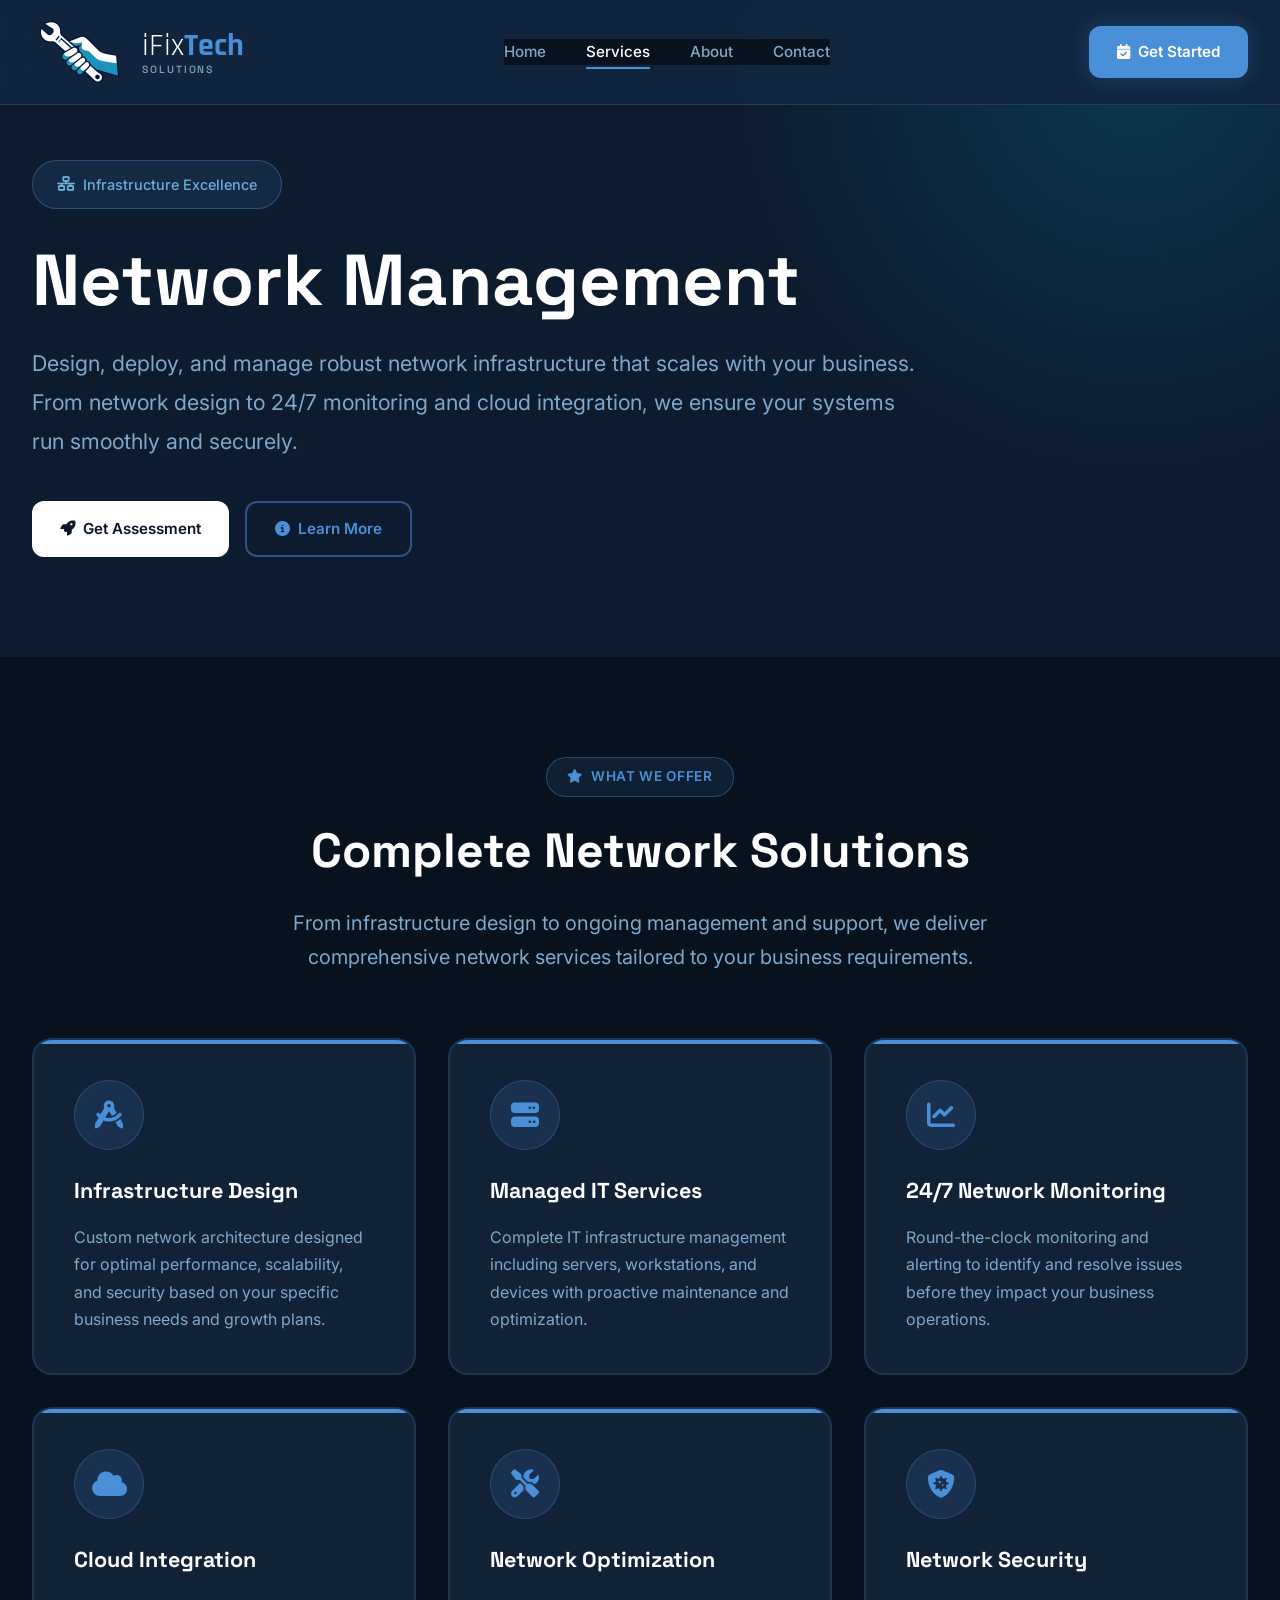
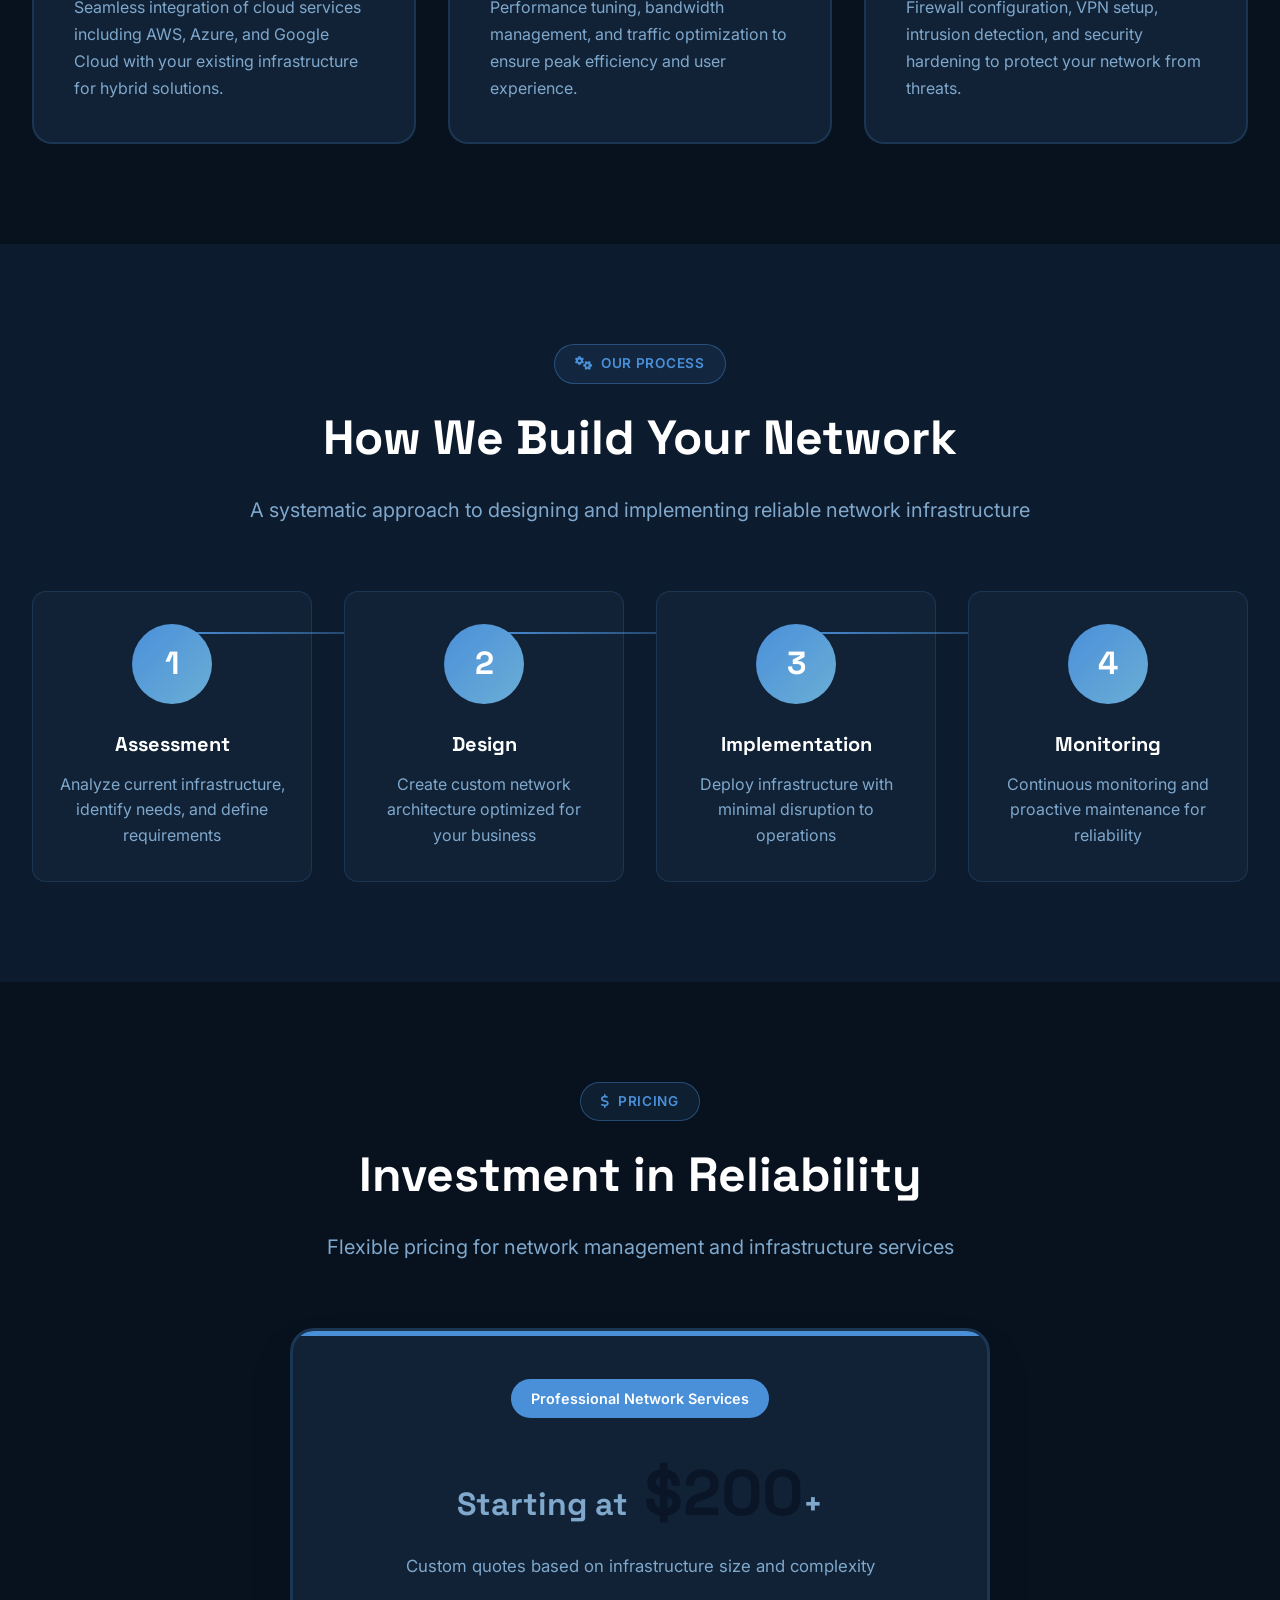
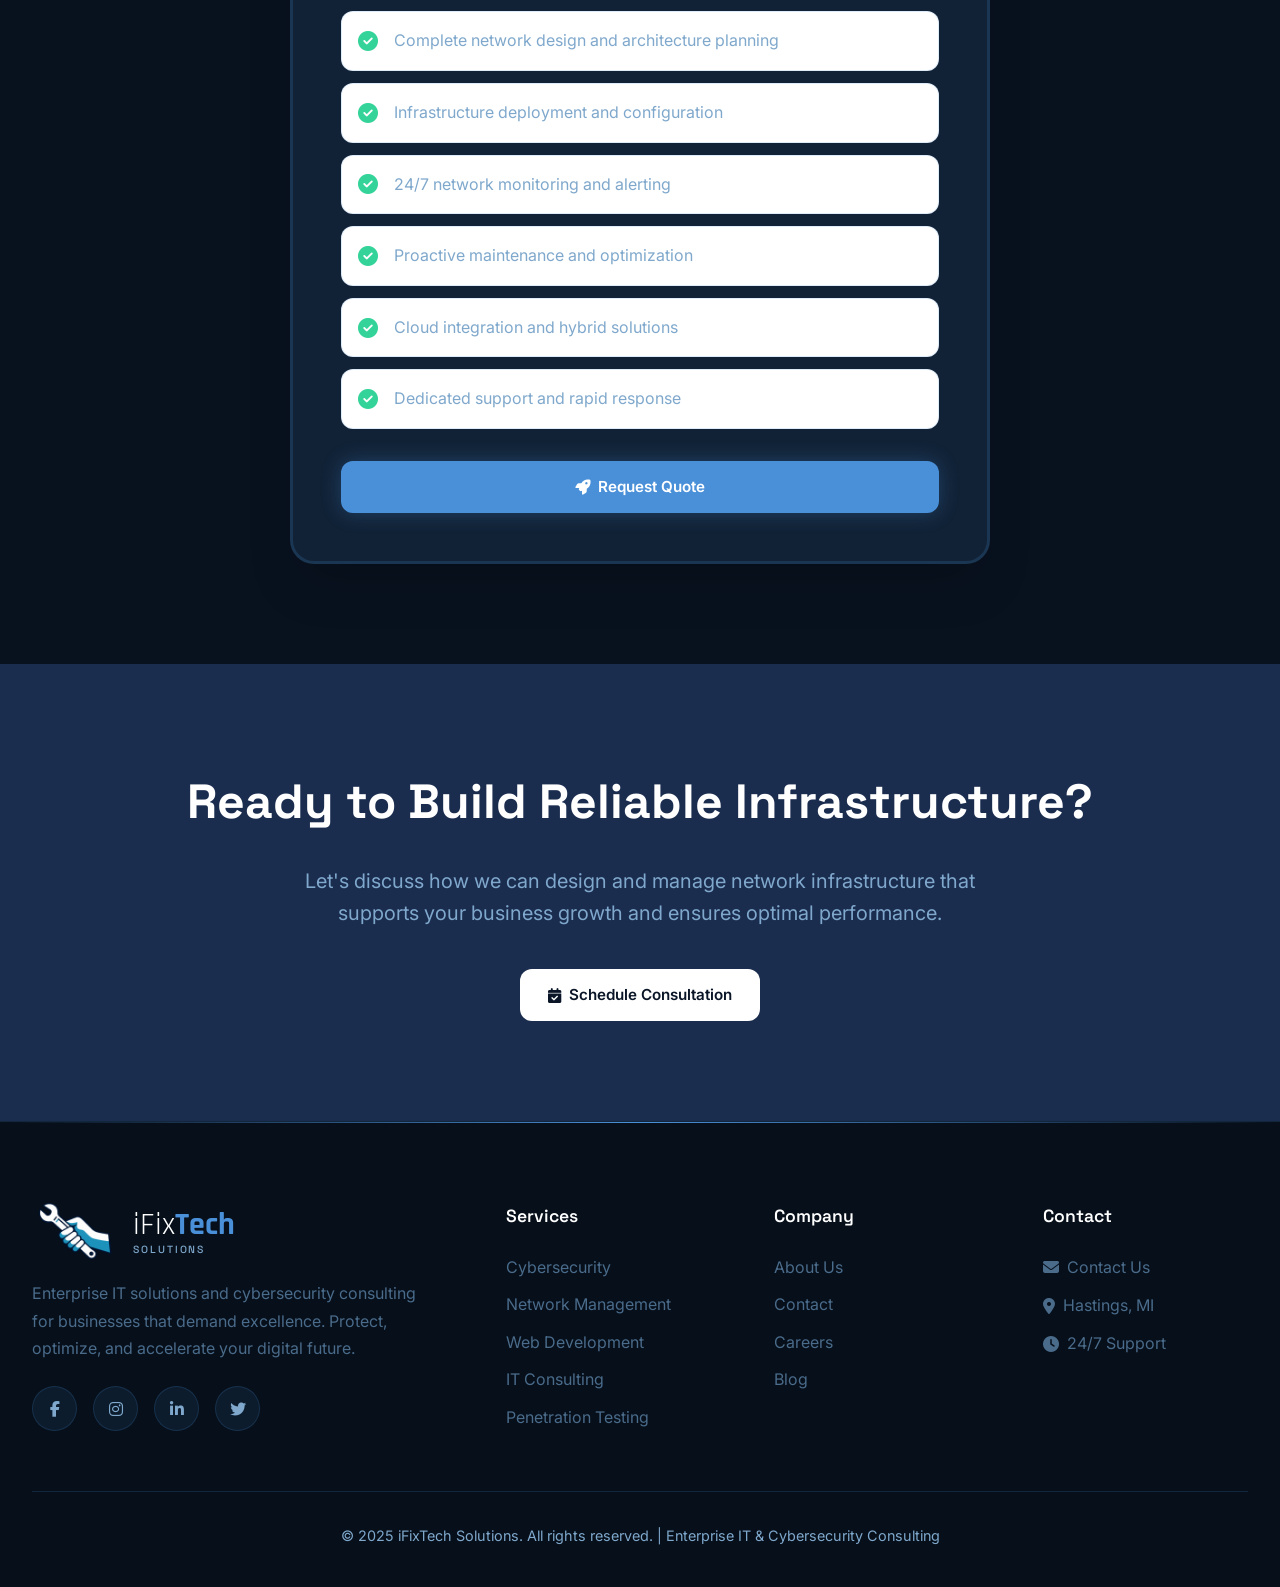
<file: network-management.html>
<!DOCTYPE html>
<html lang="en">
<head>
    <meta charset="UTF-8">
    <meta name="viewport" content="width=device-width, initial-scale=1.0">
    <title>Network Management - iFixTech Solutions</title>
    <link rel="stylesheet" href="https://cdnjs.cloudflare.com/ajax/libs/font-awesome/6.4.0/css/all.min.css">
    <link href="https://fonts.googleapis.com/css2?family=Inter:wght@300;400;500;600;700;800&family=Space+Grotesk:wght@400;500;600;700&display=swap" rel="stylesheet">
    <style>
        :root {
            --primary-navy: #1B2D4F;
            --primary-cyan: #00D4FF;
            --primary-purple: #8B5CF6;
            --accent-blue: #0066FF;
            --dark-bg: #0F172A;
            --darker-bg: #020617;
            --light: #FFFFFF;
            --gray-50: #F8FAFC;
            --gray-100: #F1F5F9;
            --gray-200: #E2E8F0;
            --gray-300: #CBD5E1;
            --gray-400: #94A3B8;
            --gray-600: #475569;
            --gray-700: #334155;
            --gray-800: #1E293B;
            --gray-900: #0F172A;
            --success: #10B981;
            --warning: #F59E0B;
            --danger: #EF4444;
            --font-primary: 'Inter', sans-serif;
            --font-display: 'Space Grotesk', sans-serif;
            --shadow-sm: 0 1px 2px 0 rgba(0, 0, 0, 0.05);
            --shadow: 0 1px 3px 0 rgba(0, 0, 0, 0.1), 0 1px 2px 0 rgba(0, 0, 0, 0.06);
            --shadow-md: 0 4px 6px -1px rgba(0, 0, 0, 0.1), 0 2px 4px -1px rgba(0, 0, 0, 0.06);
            --shadow-lg: 0 10px 15px -3px rgba(0, 0, 0, 0.1), 0 4px 6px -2px rgba(0, 0, 0, 0.05);
            --shadow-xl: 0 20px 25px -5px rgba(0, 0, 0, 0.1), 0 10px 10px -5px rgba(0, 0, 0, 0.04);
            --shadow-2xl: 0 25px 50px -12px rgba(0, 0, 0, 0.25);
            --shadow-glow: 0 0 20px rgba(0, 212, 255, 0.3);
        }

        * {
            margin: 0;
            padding: 0;
            box-sizing: border-box;
        }

        html {
            scroll-behavior: smooth;
        }

        body {
            font-family: var(--font-primary);
            line-height: 1.6;
            color: var(--gray-800);
            background: var(--light);
            overflow-x: hidden;
        }

        .container {
            max-width: 1280px;
            margin: 0 auto;
            padding: 0 2rem;
        }

        .grid-background {
            position: fixed;
            top: 0;
            left: 0;
            width: 100%;
            height: 100%;
            z-index: -1;
            background: 
                linear-gradient(90deg, rgba(0, 212, 255, 0.03) 1px, transparent 1px),
                linear-gradient(rgba(0, 212, 255, 0.03) 1px, transparent 1px);
            background-size: 50px 50px;
            animation: gridMove 20s linear infinite;
        }

        @keyframes gridMove {
            0% { transform: translate(0, 0); }
            100% { transform: translate(50px, 50px); }
        }

        .header {
            position: fixed;
            top: 0;
            left: 0;
            right: 0;
            background: rgba(255, 255, 255, 0.95);
            -webkit-backdrop-filter: blur(20px);
            backdrop-filter: blur(20px);
            border-bottom: 1px solid var(--gray-200);
            z-index: 1000;
            transition: all 0.3s ease;
        }

        .header.scrolled {
            background: rgba(255, 255, 255, 0.98);
            box-shadow: var(--shadow-lg);
        }

        .nav {
            display: flex;
            justify-content: space-between;
            align-items: center;
            padding: 1.25rem 0;
        }

        .logo {
            display: flex;
            align-items: center;
            gap: 0.75rem;
            font-size: 1.5rem;
            font-weight: 700;
            color: var(--primary-navy);
            text-decoration: none;
            font-family: var(--font-display);
            transition: transform 0.3s ease;
        }

        .logo:hover {
            transform: scale(1.05);
        }

        .logo-icon {
            width: 40px;
            height: 40px;
            background: linear-gradient(135deg, var(--primary-cyan), var(--primary-purple));
            border-radius: 10px;
            display: flex;
            align-items: center;
            justify-content: center;
            color: white;
            position: relative;
            overflow: hidden;
        }

        .logo-icon::before {
            content: '';
            position: absolute;
            top: -50%;
            left: -50%;
            width: 200%;
            height: 200%;
            background: linear-gradient(45deg, transparent, rgba(255,255,255,0.3), transparent);
            animation: shine 3s infinite;
        }

        @keyframes shine {
            0% { transform: translateX(-100%) translateY(-100%) rotate(45deg); }
            100% { transform: translateX(100%) translateY(100%) rotate(45deg); }
        }

        .logo-text {
            display: flex;
            flex-direction: column;
            line-height: 1.2;
        }

        .logo-main {
            font-size: 1.5rem;
            font-weight: 700;
        }

        .logo-sub {
            font-size: 0.75rem;
            font-weight: 500;
            color: var(--primary-cyan);
            letter-spacing: 0.05em;
        }

        .nav-links {
            display: flex;
            list-style: none;
            gap: 2.5rem;
            align-items: center;
        }

        .nav-links a {
            text-decoration: none;
            color: var(--gray-700);
            font-weight: 500;
            font-size: 0.95rem;
            transition: all 0.3s ease;
            position: relative;
            padding: 0.5rem 0;
        }

        .nav-links a::after {
            content: '';
            position: absolute;
            bottom: 0;
            left: 0;
            width: 0;
            height: 2px;
            background: linear-gradient(90deg, var(--primary-cyan), var(--primary-purple));
            transition: width 0.3s ease;
        }

        .nav-links a:hover::after,
        .nav-links a.active::after {
            width: 100%;
        }

        .nav-links a:hover,
        .nav-links a.active {
            color: var(--primary-cyan);
        }

        .btn {
            display: inline-flex;
            align-items: center;
            gap: 0.5rem;
            padding: 0.875rem 1.75rem;
            border: none;
            border-radius: 12px;
            font-weight: 600;
            font-size: 0.95rem;
            text-decoration: none;
            cursor: pointer;
            transition: all 0.3s ease;
            position: relative;
            overflow: hidden;
            font-family: var(--font-primary);
        }

        .btn::before {
            content: '';
            position: absolute;
            top: 0;
            left: -100%;
            width: 100%;
            height: 100%;
            background: linear-gradient(90deg, transparent, rgba(255,255,255,0.2), transparent);
            transition: left 0.5s ease;
        }

        .btn:hover::before {
            left: 100%;
        }

        .btn-primary {
            background: linear-gradient(135deg, var(--primary-cyan), var(--accent-blue));
            color: white;
            box-shadow: 0 4px 15px rgba(0, 212, 255, 0.4);
        }

        .btn-primary:hover {
            transform: translateY(-2px);
            box-shadow: 0 8px 25px rgba(0, 212, 255, 0.5);
        }

        .btn-outline {
            background: transparent;
            color: var(--primary-cyan);
            border: 2px solid var(--primary-cyan);
        }

        .btn-outline:hover {
            background: var(--primary-cyan);
            color: white;
        }

        .mobile-menu {
            display: none;
            background: none;
            border: none;
            font-size: 1.5rem;
            color: var(--gray-700);
            cursor: pointer;
        }

        .hero {
            padding: 160px 0 100px;
            background: linear-gradient(135deg, var(--primary-navy) 0%, var(--darker-bg) 100%);
            color: white;
            position: relative;
            overflow: hidden;
        }

        .hero::before {
            content: '';
            position: absolute;
            top: -50%;
            right: -20%;
            width: 800px;
            height: 800px;
            background: radial-gradient(circle, rgba(0, 212, 255, 0.15) 0%, transparent 70%);
            animation: pulse 4s ease-in-out infinite;
        }

        @keyframes pulse {
            0%, 100% { transform: scale(1); opacity: 0.5; }
            50% { transform: scale(1.1); opacity: 0.8; }
        }

        .hero-content {
            position: relative;
            z-index: 1;
            max-width: 900px;
        }

        .hero-badge {
            display: inline-flex;
            align-items: center;
            gap: 0.5rem;
            background: rgba(0, 212, 255, 0.2);
            border: 1px solid rgba(0, 212, 255, 0.4);
            padding: 0.75rem 1.5rem;
            border-radius: 50px;
            font-size: 0.9rem;
            font-weight: 500;
            margin-bottom: 2rem;
            animation: slideInUp 1s ease-out;
        }

        @keyframes slideInUp {
            from {
                opacity: 0;
                transform: translateY(30px);
            }
            to {
                opacity: 1;
                transform: translateY(0);
            }
        }

        .hero-title {
            font-size: 4.5rem;
            font-weight: 800;
            margin-bottom: 1.5rem;
            font-family: var(--font-display);
            line-height: 1.1;
            animation: slideInUp 1s ease-out 0.2s both;
        }

        .hero-subtitle {
            font-size: 1.35rem;
            opacity: 0.9;
            line-height: 1.8;
            margin-bottom: 2.5rem;
            animation: slideInUp 1s ease-out 0.4s both;
        }

        .hero-buttons {
            display: flex;
            gap: 1rem;
            flex-wrap: wrap;
            animation: slideInUp 1s ease-out 0.6s both;
        }

        .btn-white {
            background: white;
            color: var(--primary-navy);
        }

        .btn-white:hover {
            background: var(--gray-100);
        }

        .features-section {
            padding: 100px 0;
            background: white;
        }

        .section-header {
            text-align: center;
            max-width: 800px;
            margin: 0 auto 4rem;
        }

        .section-badge {
            display: inline-flex;
            align-items: center;
            gap: 0.5rem;
            background: linear-gradient(135deg, rgba(0, 212, 255, 0.1), rgba(139, 92, 246, 0.1));
            border: 1px solid rgba(0, 212, 255, 0.3);
            padding: 0.5rem 1.25rem;
            border-radius: 50px;
            font-size: 0.85rem;
            font-weight: 600;
            color: var(--primary-cyan);
            margin-bottom: 1rem;
            letter-spacing: 0.05em;
            text-transform: uppercase;
        }

        .section-title {
            font-size: 3rem;
            font-weight: 800;
            color: var(--primary-navy);
            margin-bottom: 1rem;
            font-family: var(--font-display);
        }

        .section-subtitle {
            font-size: 1.25rem;
            color: var(--gray-600);
            line-height: 1.7;
        }

        .features-grid {
            display: grid;
            grid-template-columns: repeat(3, 1fr);
            gap: 2rem;
        }

        .feature-card {
            background: linear-gradient(135deg, var(--gray-50), var(--light));
            border: 2px solid var(--gray-200);
            border-radius: 20px;
            padding: 2.5rem;
            transition: all 0.4s ease;
            position: relative;
            overflow: hidden;
        }

        .feature-card::before {
            content: '';
            position: absolute;
            top: 0;
            left: 0;
            right: 0;
            height: 4px;
            background: linear-gradient(90deg, var(--primary-cyan), var(--primary-purple));
        }

        .feature-card:hover {
            transform: translateY(-8px);
            border-color: var(--primary-cyan);
            box-shadow: var(--shadow-2xl);
        }

        .feature-icon {
            width: 70px;
            height: 70px;
            background: linear-gradient(135deg, var(--primary-cyan), var(--primary-purple));
            border-radius: 50%;
            display: flex;
            align-items: center;
            justify-content: center;
            color: white;
            font-size: 1.75rem;
            margin-bottom: 1.5rem;
            box-shadow: var(--shadow-glow);
            transition: transform 0.4s ease;
        }

        .feature-card:hover .feature-icon {
            transform: scale(1.1) rotate(5deg);
        }

        .feature-card h3 {
            font-size: 1.35rem;
            font-weight: 700;
            color: var(--primary-navy);
            margin-bottom: 1rem;
            font-family: var(--font-display);
        }

        .feature-card p {
            color: var(--gray-600);
            line-height: 1.7;
        }

        .process-section {
            padding: 100px 0;
            background: linear-gradient(135deg, var(--gray-50) 0%, var(--light) 100%);
        }

        .process-grid {
            display: grid;
            grid-template-columns: repeat(4, 1fr);
            gap: 2rem;
        }

        .process-step {
            text-align: center;
            position: relative;
        }

        .process-step::after {
            content: '';
            position: absolute;
            top: 40px;
            right: -50%;
            width: 100%;
            height: 2px;
            background: linear-gradient(90deg, var(--primary-cyan), transparent);
            z-index: -1;
        }

        .process-step:last-child::after {
            display: none;
        }

        .process-number {
            width: 80px;
            height: 80px;
            background: linear-gradient(135deg, var(--primary-cyan), var(--primary-purple));
            border-radius: 50%;
            display: flex;
            align-items: center;
            justify-content: center;
            color: white;
            font-size: 2rem;
            font-weight: 700;
            margin: 0 auto 1.5rem;
            box-shadow: var(--shadow-glow);
            font-family: var(--font-display);
        }

        .process-step h3 {
            font-size: 1.25rem;
            font-weight: 700;
            color: var(--primary-navy);
            margin-bottom: 0.75rem;
            font-family: var(--font-display);
        }

        .process-step p {
            color: var(--gray-600);
            line-height: 1.6;
        }

        .pricing-section {
            padding: 100px 0;
            background: white;
        }

        .pricing-card {
            max-width: 700px;
            margin: 0 auto;
            background: linear-gradient(135deg, var(--gray-50), var(--light));
            border: 3px solid var(--primary-cyan);
            border-radius: 24px;
            padding: 3rem;
            text-align: center;
            box-shadow: var(--shadow-2xl);
            position: relative;
            overflow: hidden;
        }

        .pricing-card::before {
            content: '';
            position: absolute;
            top: 0;
            left: 0;
            right: 0;
            height: 5px;
            background: linear-gradient(90deg, var(--primary-cyan), var(--primary-purple));
        }

        .pricing-badge {
            display: inline-block;
            background: linear-gradient(135deg, var(--primary-cyan), var(--primary-purple));
            color: white;
            padding: 0.5rem 1.25rem;
            border-radius: 50px;
            font-size: 0.9rem;
            font-weight: 600;
            margin-bottom: 1.5rem;
        }

        .pricing-amount {
            font-size: 4rem;
            font-weight: 800;
            color: var(--primary-navy);
            margin-bottom: 0.5rem;
            font-family: var(--font-display);
        }

        .pricing-amount span {
            font-size: 2rem;
            color: var(--gray-600);
        }

        .pricing-note {
            color: var(--gray-600);
            margin-bottom: 2rem;
            font-size: 1.05rem;
        }

        .pricing-features {
            list-style: none;
            text-align: left;
            margin-bottom: 2rem;
        }

        .pricing-features li {
            display: flex;
            align-items: center;
            gap: 1rem;
            padding: 1rem;
            margin-bottom: 0.75rem;
            background: white;
            border-radius: 12px;
            border: 1px solid var(--gray-200);
        }

        .pricing-features i {
            color: var(--success);
            font-size: 1.25rem;
        }

        .cta-section {
            padding: 100px 0;
            background: linear-gradient(135deg, var(--primary-navy) 0%, var(--darker-bg) 100%);
            color: white;
            text-align: center;
        }

        .cta-title {
            font-size: 3rem;
            font-weight: 800;
            margin-bottom: 1.5rem;
            font-family: var(--font-display);
        }

        .cta-subtitle {
            font-size: 1.25rem;
            opacity: 0.9;
            margin-bottom: 2.5rem;
            max-width: 700px;
            margin-left: auto;
            margin-right: auto;
        }

        .cta-buttons {
            display: flex;
            gap: 1rem;
            justify-content: center;
            flex-wrap: wrap;
        }

        .footer {
            background: linear-gradient(135deg, var(--primary-navy), var(--darker-bg));
            color: white;
            padding: 80px 0 40px;
            position: relative;
        }

        .footer::before {
            content: '';
            position: absolute;
            top: 0;
            left: 0;
            right: 0;
            height: 1px;
            background: linear-gradient(90deg, transparent, var(--primary-cyan), transparent);
        }

        .footer-content {
            display: grid;
            grid-template-columns: 2fr 1fr 1fr 1fr;
            gap: 4rem;
            margin-bottom: 3rem;
        }

        .footer-section h4 {
            font-size: 1.1rem;
            font-weight: 600;
            margin-bottom: 1.5rem;
            font-family: var(--font-display);
        }

        .footer-section p {
            color: var(--gray-400);
            margin-bottom: 1.5rem;
            line-height: 1.7;
        }

        .footer-links {
            list-style: none;
        }

        .footer-links li {
            margin-bottom: 0.75rem;
        }

        .footer-links a {
            color: var(--gray-400);
            text-decoration: none;
            transition: all 0.3s ease;
            display: inline-flex;
            align-items: center;
            gap: 0.5rem;
        }

        .footer-links a:hover {
            color: var(--primary-cyan);
            transform: translateX(5px);
        }

        .social-links {
            display: flex;
            gap: 1rem;
            margin-top: 1.5rem;
        }

        .social-links a {
            width: 45px;
            height: 45px;
            background: rgba(255, 255, 255, 0.1);
            border: 1px solid rgba(255, 255, 255, 0.2);
            border-radius: 50%;
            display: flex;
            align-items: center;
            justify-content: center;
            color: var(--gray-400);
            text-decoration: none;
            transition: all 0.3s ease;
        }

        .social-links a:hover {
            background: linear-gradient(135deg, var(--primary-cyan), var(--primary-purple));
            color: white;
            border-color: transparent;
            transform: translateY(-3px);
        }

        .footer-bottom {
            border-top: 1px solid rgba(255, 255, 255, 0.1);
            padding-top: 2rem;
            text-align: center;
            color: var(--gray-400);
            font-size: 0.9rem;
        }

        @media (max-width: 1024px) {
            .features-grid {
                grid-template-columns: repeat(2, 1fr);
            }

            .process-grid {
                grid-template-columns: repeat(2, 1fr);
            }

            .process-step::after {
                display: none;
            }

            .footer-content {
                grid-template-columns: 1fr 1fr;
            }
        }

        @media (max-width: 768px) {
            .nav-links {
                display: none;
                position: fixed;
                top: 80px;
                left: 0;
                width: 100%;
                height: calc(100vh - 80px);
                background: rgba(255, 255, 255, 0.98);
                -webkit-backdrop-filter: blur(20px);
                backdrop-filter: blur(20px);
                flex-direction: column;
                justify-content: center;
                align-items: center;
                box-shadow: var(--shadow-xl);
                gap: 2rem;
            }

            .nav-links.active {
                display: flex;
            }

            .mobile-menu {
                display: block;
            }

            .hero {
                padding: 140px 0 80px;
            }

            .hero-title {
                font-size: 2.5rem;
            }

            .section-title {
                font-size: 2rem;
            }

            .features-grid {
                grid-template-columns: 1fr;
            }

            .process-grid {
                grid-template-columns: 1fr;
            }

            .pricing-amount {
                font-size: 3rem;
            }

            .footer-content {
                grid-template-columns: 1fr;
                gap: 2rem;
            }
        }

        .fade-in {
            opacity: 0;
            transform: translateY(30px);
            transition: all 0.8s ease;
        }

        .fade-in.visible {
            opacity: 1;
            transform: translateY(0);
        }
    </style>
<link href="https://fonts.googleapis.com/css2?family=Rajdhani:wght@400;500;600;700&display=swap" rel="stylesheet">
<link rel="stylesheet" href="styles.css">
<link rel="stylesheet" href="mobile-nav.css">
</head>
<body>
    <div class="grid-background"></div>

    <header class="header">
        <div class="container">
            <nav class="nav">
                <a href="index.html" class="logo"><img src="logo-icon.webp" alt="iFixTech" class="logo-img"><div class="logo-text"><div class="logo-name"><span class="logo-ifix">iFix</span><span class="logo-tech">Tech</span></div><div class="logo-sub">Solutions</div></div></a>

                <ul class="nav-links">
                    <li><a href="index.html">Home</a></li>
                    <li><a href="services.html" class="active">Services</a></li>
                    <li><a href="about.html">About</a></li>
                    <li><a href="contact.html">Contact</a></li>
                    <li class="nav-extra"><a href="contact.html" class="nav-cta"><i class="fas fa-calendar-check"></i> Get a Free Consultation</a><a href="mailto:ifixtechofficial@gmail.com" class="nav-mail"><i class="fas fa-envelope"></i> ifixtechofficial@gmail.com</a></li>
                </ul>

                <div style="display: flex; gap: 1rem; align-items: center;">
                    <a href="contact.html" class="btn btn-primary">
                        <i class="fas fa-calendar-check"></i>
                        Get Started
                    </a>
                    <button class="mobile-menu" id="mobileMenuBtn">
                        <i class="fas fa-bars"></i>
                    </button>
                </div>
            </nav>
        </div>
    </header>

    <section class="hero">
        <div class="container">
            <div class="hero-content">
                <div class="hero-badge">
                    <i class="fas fa-network-wired"></i>
                    Infrastructure Excellence
                </div>
                <h1 class="hero-title">Network Management</h1>
                <p class="hero-subtitle">
                    Design, deploy, and manage robust network infrastructure that scales with your business. 
                    From network design to 24/7 monitoring and cloud integration, we ensure your systems 
                    run smoothly and securely.
                </p>
                <div class="hero-buttons">
                    <a href="contact.html" class="btn btn-white">
                        <i class="fas fa-rocket"></i>
                        Get Assessment
                    </a>
                    <a href="#features" class="btn btn-outline" style="border-color: white; color: white;">
                        <i class="fas fa-info-circle"></i>
                        Learn More
                    </a>
                </div>
            </div>
        </div>
    </section>

    <section class="features-section" id="features">
        <div class="container">
            <div class="section-header fade-in">
                <div class="section-badge">
                    <i class="fas fa-star"></i>
                    What We Offer
                </div>
                <h2 class="section-title">Complete Network Solutions</h2>
                <p class="section-subtitle">
                    From infrastructure design to ongoing management and support, we deliver comprehensive 
                    network services tailored to your business requirements.
                </p>
            </div>

            <div class="features-grid">
                <div class="feature-card fade-in">
                    <div class="feature-icon">
                        <i class="fas fa-drafting-compass"></i>
                    </div>
                    <h3>Infrastructure Design</h3>
                    <p>
                        Custom network architecture designed for optimal performance, scalability, and 
                        security based on your specific business needs and growth plans.
                    </p>
                </div>

                <div class="feature-card fade-in">
                    <div class="feature-icon">
                        <i class="fas fa-server"></i>
                    </div>
                    <h3>Managed IT Services</h3>
                    <p>
                        Complete IT infrastructure management including servers, workstations, and devices 
                        with proactive maintenance and optimization.
                    </p>
                </div>

                <div class="feature-card fade-in">
                    <div class="feature-icon">
                        <i class="fas fa-chart-line"></i>
                    </div>
                    <h3>24/7 Network Monitoring</h3>
                    <p>
                        Round-the-clock monitoring and alerting to identify and resolve issues before 
                        they impact your business operations.
                    </p>
                </div>

                <div class="feature-card fade-in">
                    <div class="feature-icon">
                        <i class="fas fa-cloud"></i>
                    </div>
                    <h3>Cloud Integration</h3>
                    <p>
                        Seamless integration of cloud services including AWS, Azure, and Google Cloud 
                        with your existing infrastructure for hybrid solutions.
                    </p>
                </div>

                <div class="feature-card fade-in">
                    <div class="feature-icon">
                        <i class="fas fa-tools"></i>
                    </div>
                    <h3>Network Optimization</h3>
                    <p>
                        Performance tuning, bandwidth management, and traffic optimization to ensure 
                        peak efficiency and user experience.
                    </p>
                </div>

                <div class="feature-card fade-in">
                    <div class="feature-icon">
                        <i class="fas fa-shield-virus"></i>
                    </div>
                    <h3>Network Security</h3>
                    <p>
                        Firewall configuration, VPN setup, intrusion detection, and security hardening 
                        to protect your network from threats.
                    </p>
                </div>
            </div>
        </div>
    </section>

    <section class="process-section">
        <div class="container">
            <div class="section-header fade-in">
                <div class="section-badge">
                    <i class="fas fa-cogs"></i>
                    Our Process
                </div>
                <h2 class="section-title">How We Build Your Network</h2>
                <p class="section-subtitle">
                    A systematic approach to designing and implementing reliable network infrastructure
                </p>
            </div>

            <div class="process-grid">
                <div class="process-step fade-in">
                    <div class="process-number">1</div>
                    <h3>Assessment</h3>
                    <p>Analyze current infrastructure, identify needs, and define requirements</p>
                </div>

                <div class="process-step fade-in">
                    <div class="process-number">2</div>
                    <h3>Design</h3>
                    <p>Create custom network architecture optimized for your business</p>
                </div>

                <div class="process-step fade-in">
                    <div class="process-number">3</div>
                    <h3>Implementation</h3>
                    <p>Deploy infrastructure with minimal disruption to operations</p>
                </div>

                <div class="process-step fade-in">
                    <div class="process-number">4</div>
                    <h3>Monitoring</h3>
                    <p>Continuous monitoring and proactive maintenance for reliability</p>
                </div>
            </div>
        </div>
    </section>

    <section class="pricing-section">
        <div class="container">
            <div class="section-header fade-in">
                <div class="section-badge">
                    <i class="fas fa-dollar-sign"></i>
                    Pricing
                </div>
                <h2 class="section-title">Investment in Reliability</h2>
                <p class="section-subtitle">
                    Flexible pricing for network management and infrastructure services
                </p>
            </div>

            <div class="pricing-card fade-in">
                <div class="pricing-badge">Professional Network Services</div>
                <div class="pricing-amount">
                    <span>Starting at</span> $200<span>+</span>
                </div>
                <p class="pricing-note">Custom quotes based on infrastructure size and complexity</p>
                
                <ul class="pricing-features">
                    <li>
                        <i class="fas fa-check-circle"></i>
                        <span>Complete network design and architecture planning</span>
                    </li>
                    <li>
                        <i class="fas fa-check-circle"></i>
                        <span>Infrastructure deployment and configuration</span>
                    </li>
                    <li>
                        <i class="fas fa-check-circle"></i>
                        <span>24/7 network monitoring and alerting</span>
                    </li>
                    <li>
                        <i class="fas fa-check-circle"></i>
                        <span>Proactive maintenance and optimization</span>
                    </li>
                    <li>
                        <i class="fas fa-check-circle"></i>
                        <span>Cloud integration and hybrid solutions</span>
                    </li>
                    <li>
                        <i class="fas fa-check-circle"></i>
                        <span>Dedicated support and rapid response</span>
                    </li>
                </ul>

                <a href="contact.html" class="btn btn-primary" style="width: 100%; justify-content: center;">
                    <i class="fas fa-rocket"></i>
                    Request Quote
                </a>
            </div>
        </div>
    </section>

    <section class="cta-section">
        <div class="container">
            <div class="fade-in">
                <h2 class="cta-title">Ready to Build Reliable Infrastructure?</h2>
                <p class="cta-subtitle">
                    Let's discuss how we can design and manage network infrastructure that supports 
                    your business growth and ensures optimal performance.
                </p>
                <div class="cta-buttons">
                    <a href="contact.html" class="btn btn-white">
                        <i class="fas fa-calendar-check"></i>
                        Schedule Consultation
                    </a>
                </div>
            </div>
        </div>
    </section>

    <footer class="footer">
        <div class="container">
            <div class="footer-content">
                <div class="footer-section">
                    <a href="index.html" class="logo" style="margin-bottom:1.25rem;"><img src="logo-icon.webp" alt="iFixTech" class="logo-img" style="height:58px;"><div class="logo-text"><div class="logo-name"><span class="logo-ifix">iFix</span><span class="logo-tech">Tech</span></div><div class="logo-sub">Solutions</div></div></a>
                    <p>
                        Enterprise IT solutions and cybersecurity consulting for businesses 
                        that demand excellence. Protect, optimize, and accelerate your digital future.
                    </p>
                    <div class="social-links">
                        <a href="https://www.facebook.com/profile.php?id=61572289192480" aria-label="Facebook">
                            <i class="fab fa-facebook-f"></i>
                        </a>
                        <a href="https://www.instagram.com/ifixtechofficial/" aria-label="Instagram">
                            <i class="fab fa-instagram"></i>
                        </a>
                        <a href="#" aria-label="LinkedIn">
                            <i class="fab fa-linkedin-in"></i>
                        </a>
                        <a href="#" aria-label="Twitter">
                            <i class="fab fa-twitter"></i>
                        </a>
                    </div>
                </div>

                <div class="footer-section">
                    <h4>Services</h4>
                    <ul class="footer-links">
                        <li><a href="cybersecurity.html">Cybersecurity</a></li>
                        <li><a href="network-management.html">Network Management</a></li>
                        <li><a href="web-development.html">Web Development</a></li>
                        <li><a href="consulting.html">IT Consulting</a></li>
                        <li><a href="penetration-testing.html">Penetration Testing</a></li>
                    </ul>
                </div>

                <div class="footer-section">
                    <h4>Company</h4>
                    <ul class="footer-links">
                        <li><a href="about.html">About Us</a></li>
                        <li><a href="contact.html">Contact</a></li>
                        <li><a href="#">Careers</a></li>
                        <li><a href="#">Blog</a></li>
                    </ul>
                </div>

                <div class="footer-section">
                    <h4>Contact</h4>
                    <ul class="footer-links">
                        <li><a href="mailto:ifixtechofficial@gmail.com"><i class="fas fa-envelope"></i> Contact Us</a></li>
                        <li><a href="#"><i class="fas fa-map-marker-alt"></i> Hastings, MI</a></li>
                        <li><a href="#"><i class="fas fa-clock"></i> 24/7 Support</a></li>
                    </ul>
                </div>
            </div>

            <div class="footer-bottom">
                <p>&copy; 2025 iFixTech Solutions. All rights reserved. | Enterprise IT & Cybersecurity Consulting</p>
            </div>
        </div>
    </footer>

    <script>
        const mobileMenuBtn = document.getElementById('mobileMenuBtn');
        const navLinks = document.querySelector('.nav-links');

        mobileMenuBtn.addEventListener('click', () => {
            navLinks.classList.toggle('active');
            const icon = mobileMenuBtn.querySelector('i');
            icon.classList.toggle('fa-bars');
            icon.classList.toggle('fa-times');
        });

        window.addEventListener('scroll', () => {
            const header = document.querySelector('.header');
            if (window.scrollY > 50) {
                header.classList.add('scrolled');
            } else {
                header.classList.remove('scrolled');
            }
        });

        const observerOptions = {
            threshold: 0.1,
            rootMargin: '0px 0px -50px 0px'
        };

        const observer = new IntersectionObserver((entries) => {
            entries.forEach(entry => {
                if (entry.isIntersecting) {
                    entry.target.classList.add('visible');
                }
            });
        }, observerOptions);

        document.querySelectorAll('.fade-in').forEach(el => {
            observer.observe(el);
        });

        document.querySelectorAll('a[href^="#"]').forEach(anchor => {
            anchor.addEventListener('click', function (e) {
                e.preventDefault();
                const target = document.querySelector(this.getAttribute('href'));
                if (target) {
                    const headerOffset = 80;
                    const elementPosition = target.getBoundingClientRect().top;
                    const offsetPosition = elementPosition + window.pageYOffset - headerOffset;

                    window.scrollTo({
                        top: offsetPosition,
                        behavior: 'smooth'
                    });
                }
            });
        });
    </script>
</body>
</html>
</file>
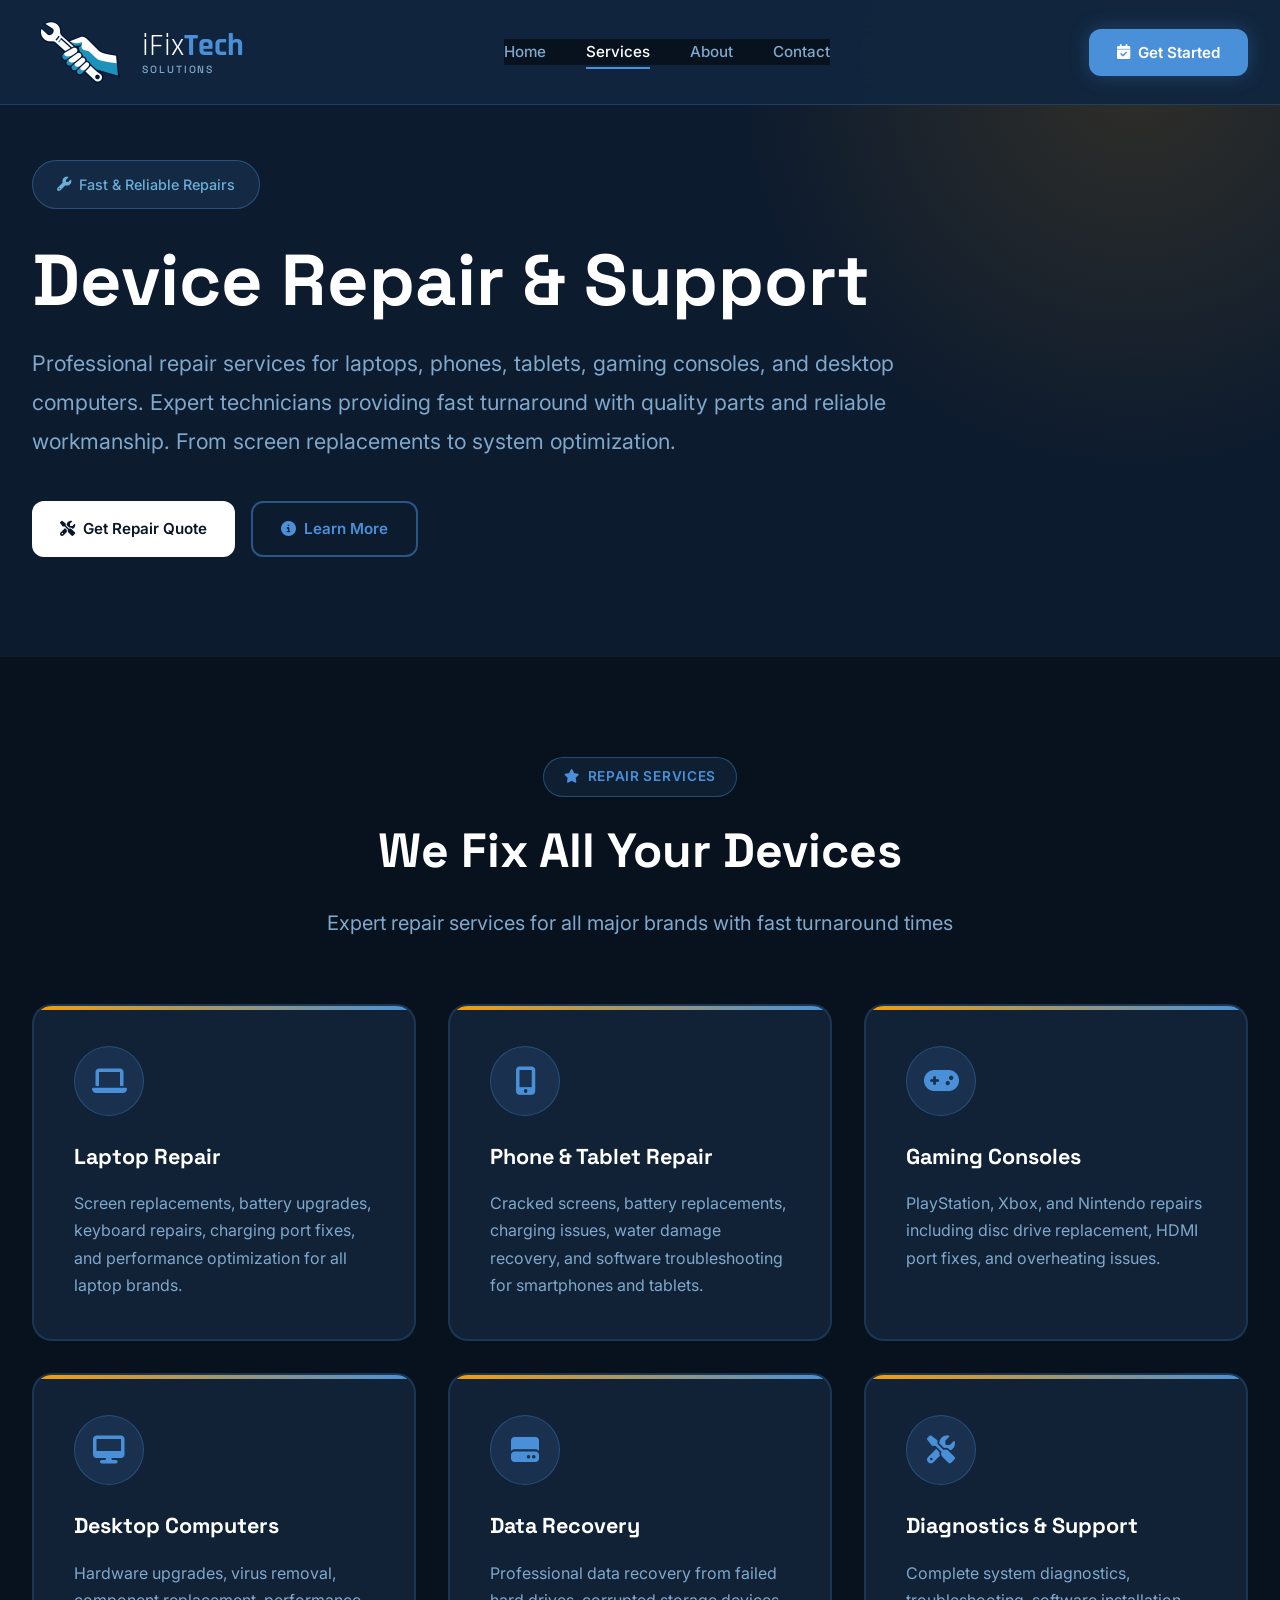
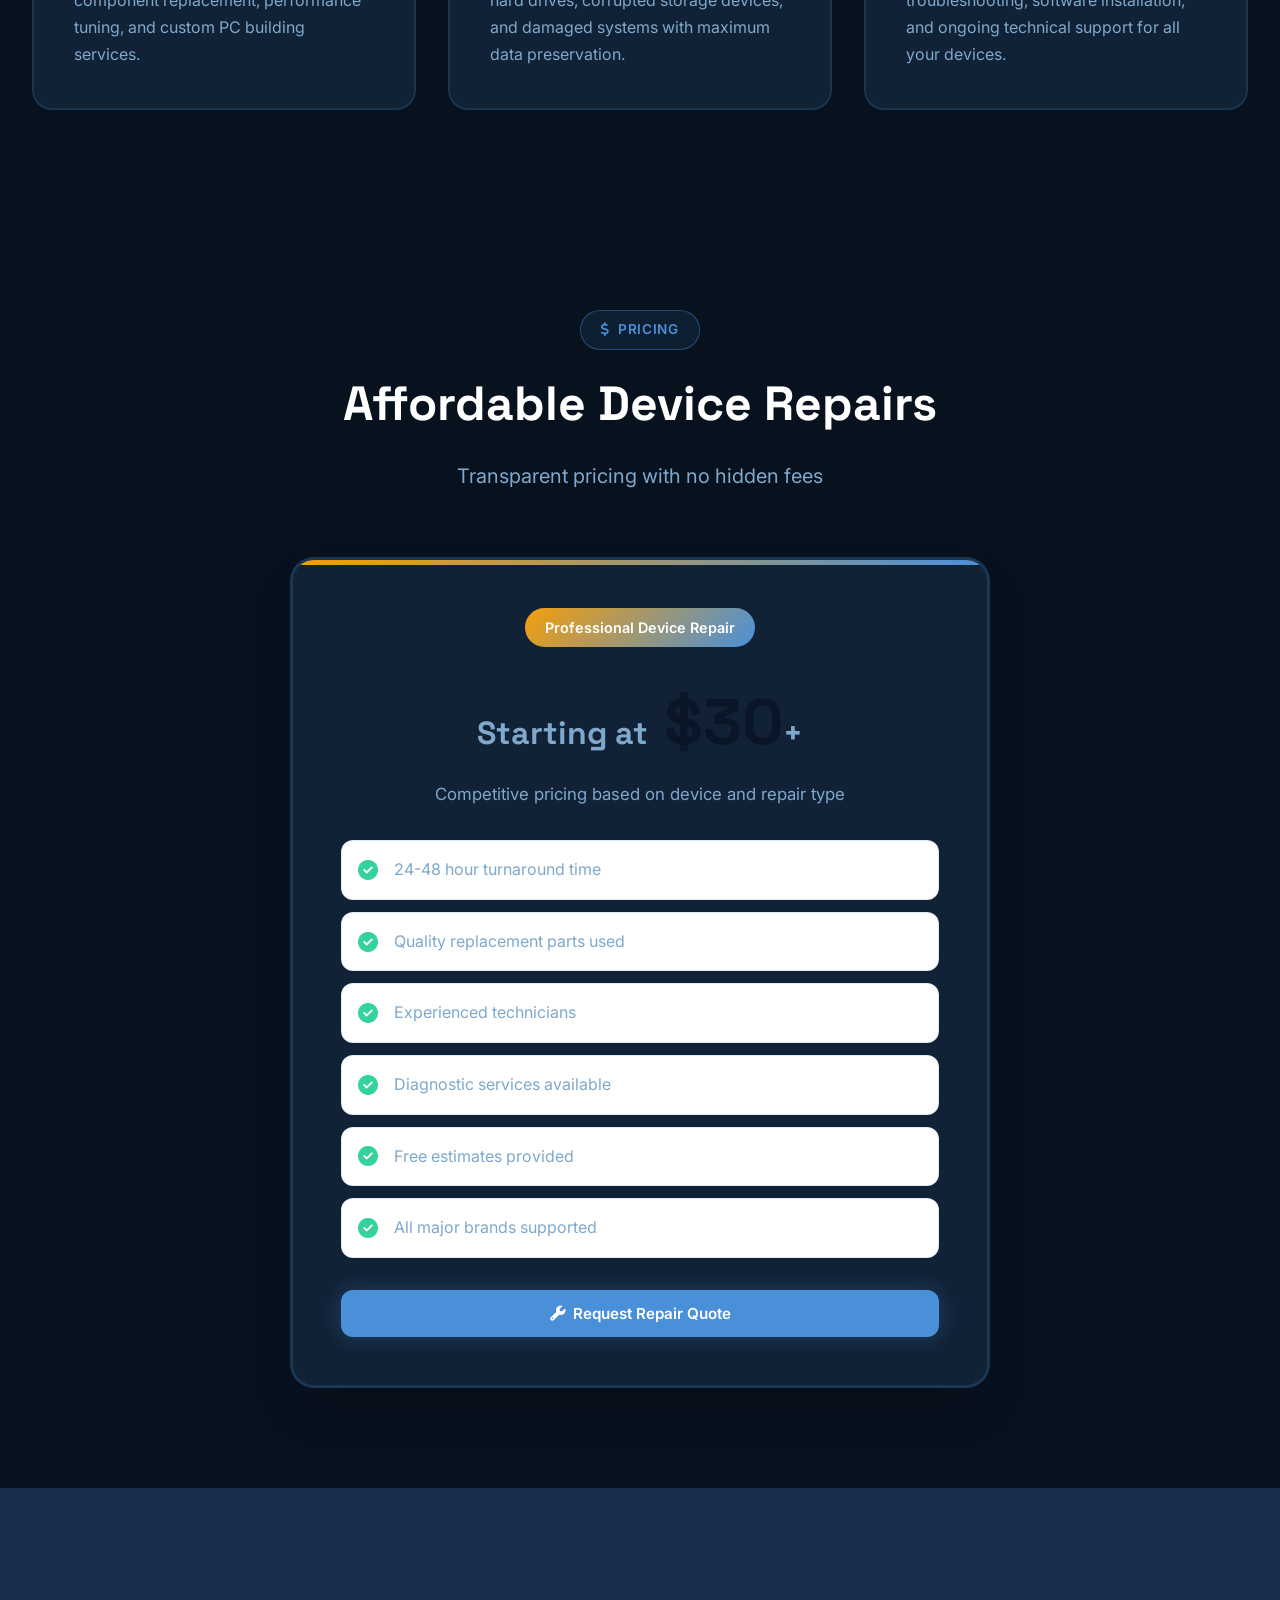
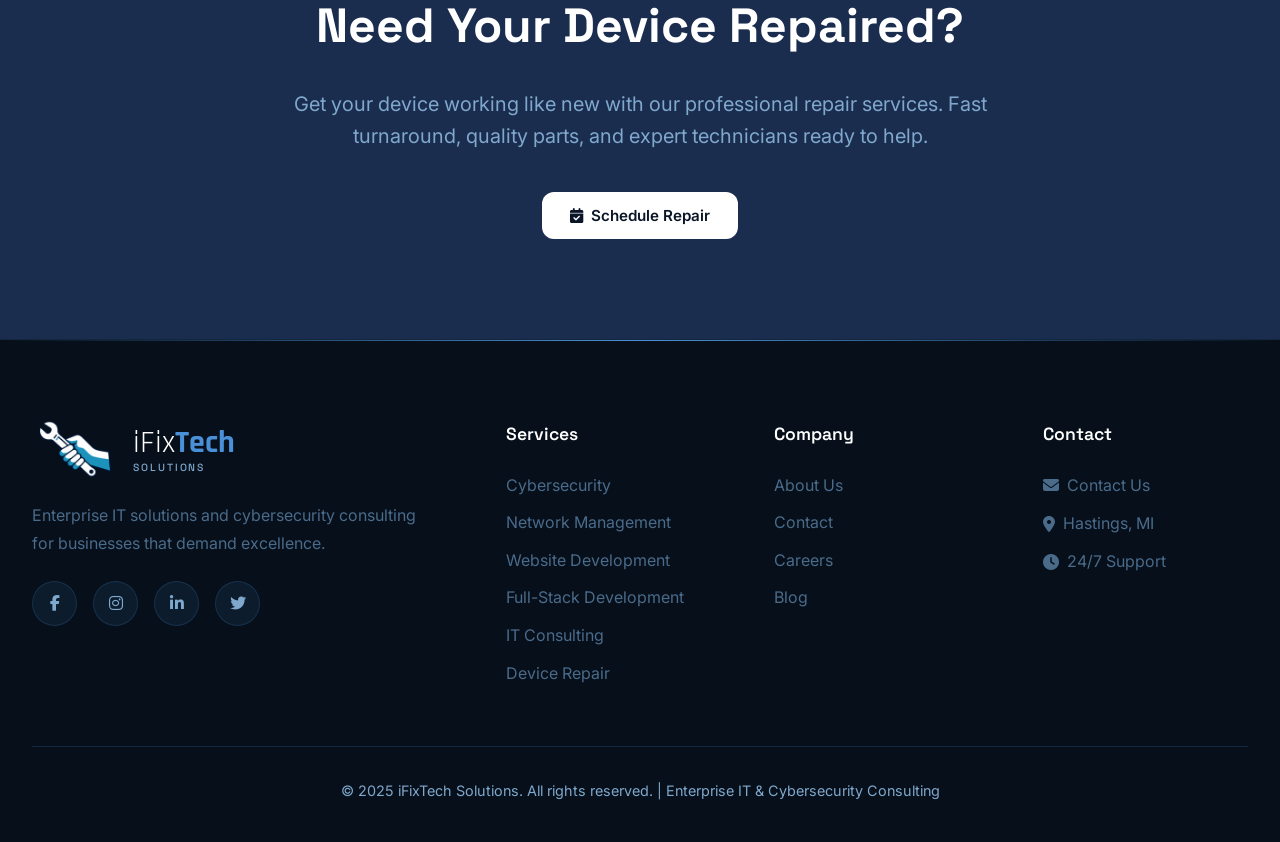
<file: pricing.html>
<!DOCTYPE html>
<html lang="en">
<head>
    <meta charset="UTF-8">
    <meta name="viewport" content="width=device-width, initial-scale=1.0">
    <title>Device Repair & Support - iFixTech Solutions</title>
    <link rel="stylesheet" href="https://cdnjs.cloudflare.com/ajax/libs/font-awesome/6.4.0/css/all.min.css">
    <link href="https://fonts.googleapis.com/css2?family=Inter:wght@300;400;500;600;700;800&family=Space+Grotesk:wght@400;500;600;700&display=swap" rel="stylesheet">
    <style>
        :root{--primary-navy:#0A1628;--primary-cyan:#00D4FF;--primary-purple:#8B5CF6;--accent-blue:#0066FF;--dark-bg:#0F172A;--darker-bg:#020617;--light:#FFF;--gray-50:#F8FAFC;--gray-100:#F1F5F9;--gray-200:#E2E8F0;--gray-400:#94A3B8;--gray-600:#475569;--gray-700:#334155;--gray-800:#1E293B;--success:#10B981;--warning:#F59E0B;--font-primary:'Inter',sans-serif;--font-display:'Space Grotesk',sans-serif;--shadow-lg:0 10px 15px -3px rgba(0,0,0,.1),0 4px 6px -2px rgba(0,0,0,.05);--shadow-xl:0 20px 25px -5px rgba(0,0,0,.1),0 10px 10px -5px rgba(0,0,0,.04);--shadow-2xl:0 25px 50px -12px rgba(0,0,0,.25)}*{margin:0;padding:0;box-sizing:border-box}html{scroll-behavior:smooth}body{font-family:var(--font-primary);line-height:1.6;color:var(--gray-800);background:var(--light);overflow-x:hidden}.container{max-width:1280px;margin:0 auto;padding:0 2rem}.grid-background{position:fixed;top:0;left:0;width:100%;height:100%;z-index:-1;background:linear-gradient(90deg,rgba(0,212,255,.03) 1px,transparent 1px),linear-gradient(rgba(0,212,255,.03) 1px,transparent 1px);background-size:50px 50px;animation:gridMove 20s linear infinite}@keyframes gridMove{0%{transform:translate(0,0)}100%{transform:translate(50px,50px)}}.header{position:fixed;top:0;left:0;right:0;background:rgba(255,255,255,.95);-webkit-backdrop-filter:blur(20px); backdrop-filter:blur(20px)border-bottom:1px solid var(--gray-200);z-index:1000;transition:all .3s}.header.scrolled{background:rgba(255,255,255,.98);box-shadow:var(--shadow-lg)}.nav{display:flex;justify-content:space-between;align-items:center;padding:1.25rem 0}.logo{display:flex;align-items:center;gap:.75rem;font-size:1.5rem;font-weight:700;color:var(--primary-navy);text-decoration:none;font-family:var(--font-display);transition:transform .3s}.logo:hover{transform:scale(1.05)}.logo-icon{width:40px;height:40px;background:linear-gradient(135deg,var(--primary-cyan),var(--primary-purple));border-radius:10px;display:flex;align-items:center;justify-content:center;color:#fff;position:relative;overflow:hidden}.logo-icon::before{content:'';position:absolute;top:-50%;left:-50%;width:200%;height:200%;background:linear-gradient(45deg,transparent,rgba(255,255,255,.3),transparent);animation:shine 3s infinite}@keyframes shine{0%{transform:translateX(-100%) translateY(-100%) rotate(45deg)}100%{transform:translateX(100%) translateY(100%) rotate(45deg)}}.logo-text{display:flex;flex-direction:column;line-height:1.2}.logo-main{font-size:1.5rem;font-weight:700}.logo-sub{font-size:.75rem;font-weight:500;color:var(--primary-cyan);letter-spacing:.05em}.nav-links{display:flex;list-style:none;gap:2.5rem;align-items:center}.nav-links a{text-decoration:none;color:var(--gray-700);font-weight:500;font-size:.95rem;transition:all .3s;position:relative;padding:.5rem 0}.nav-links a::after{content:'';position:absolute;bottom:0;left:0;width:0;height:2px;background:linear-gradient(90deg,var(--primary-cyan),var(--primary-purple));transition:width .3s}.nav-links a:hover::after,.nav-links a.active::after{width:100%}.nav-links a:hover,.nav-links a.active{color:var(--primary-cyan)}.btn{display:inline-flex;align-items:center;gap:.5rem;padding:.875rem 1.75rem;border:none;border-radius:12px;font-weight:600;font-size:.95rem;text-decoration:none;cursor:pointer;transition:all .3s;position:relative;overflow:hidden;font-family:var(--font-primary)}.btn::before{content:'';position:absolute;top:0;left:-100%;width:100%;height:100%;background:linear-gradient(90deg,transparent,rgba(255,255,255,.2),transparent);transition:left .5s}.btn:hover::before{left:100%}.btn-primary{background:linear-gradient(135deg,var(--primary-cyan),var(--accent-blue));color:#fff;box-shadow:0 4px 15px rgba(0,212,255,.4)}.btn-primary:hover{transform:translateY(-2px);box-shadow:0 8px 25px rgba(0,212,255,.5)}.btn-outline{background:0 0;color:var(--primary-cyan);border:2px solid var(--primary-cyan)}.btn-outline:hover{background:var(--primary-cyan);color:#fff}.mobile-menu{display:none;background:0 0;border:none;font-size:1.5rem;color:var(--gray-700);cursor:pointer}.hero{padding:160px 0 100px;background:linear-gradient(135deg,var(--primary-navy) 0%,var(--darker-bg) 100%);color:#fff;position:relative;overflow:hidden}.hero::before{content:'';position:absolute;top:-50%;right:-20%;width:800px;height:800px;background:radial-gradient(circle,rgba(245,158,11,.15) 0%,transparent 70%);animation:pulse 4s ease-in-out infinite}@keyframes pulse{0%,100%{transform:scale(1);opacity:.5}50%{transform:scale(1.1);opacity:.8}}.hero-content{position:relative;z-index:1;max-width:900px}.hero-badge{display:inline-flex;align-items:center;gap:.5rem;background:rgba(245,158,11,.2);border:1px solid rgba(245,158,11,.4);padding:.75rem 1.5rem;border-radius:50px;font-size:.9rem;font-weight:500;margin-bottom:2rem;animation:slideInUp 1s ease-out}@keyframes slideInUp{from{opacity:0;transform:translateY(30px)}to{opacity:1;transform:translateY(0)}}.hero-title{font-size:4.5rem;font-weight:800;margin-bottom:1.5rem;font-family:var(--font-display);line-height:1.1;animation:slideInUp 1s ease-out .2s both}.hero-subtitle{font-size:1.35rem;opacity:.9;line-height:1.8;margin-bottom:2.5rem;animation:slideInUp 1s ease-out .4s both}.hero-buttons{display:flex;gap:1rem;flex-wrap:wrap;animation:slideInUp 1s ease-out .6s both}.btn-white{background:#fff;color:var(--primary-navy)}.btn-white:hover{background:var(--gray-100)}.features-section{padding:100px 0;background:#fff}.section-header{text-align:center;max-width:800px;margin:0 auto 4rem}.section-badge{display:inline-flex;align-items:center;gap:.5rem;background:linear-gradient(135deg,rgba(0,212,255,.1),rgba(139,92,246,.1));border:1px solid rgba(0,212,255,.3);padding:.5rem 1.25rem;border-radius:50px;font-size:.85rem;font-weight:600;color:var(--primary-cyan);margin-bottom:1rem;letter-spacing:.05em;text-transform:uppercase}.section-title{font-size:3rem;font-weight:800;color:var(--primary-navy);margin-bottom:1rem;font-family:var(--font-display)}.section-subtitle{font-size:1.25rem;color:var(--gray-600);line-height:1.7}.features-grid{display:grid;grid-template-columns:repeat(3,1fr);gap:2rem}.feature-card{background:linear-gradient(135deg,var(--gray-50),var(--light));border:2px solid var(--gray-200);border-radius:20px;padding:2.5rem;transition:all .4s;position:relative;overflow:hidden}.feature-card::before{content:'';position:absolute;top:0;left:0;right:0;height:4px;background:linear-gradient(90deg,var(--warning),var(--primary-cyan))}.feature-card:hover{transform:translateY(-8px);border-color:var(--warning);box-shadow:var(--shadow-2xl)}.feature-icon{width:70px;height:70px;background:linear-gradient(135deg,var(--warning),var(--primary-cyan));border-radius:50%;display:flex;align-items:center;justify-content:center;color:#fff;font-size:1.75rem;margin-bottom:1.5rem;box-shadow:0 0 20px rgba(245,158,11,.3);transition:transform .4s}.feature-card:hover .feature-icon{transform:scale(1.1) rotate(5deg)}.feature-card h3{font-size:1.35rem;font-weight:700;color:var(--primary-navy);margin-bottom:1rem;font-family:var(--font-display)}.feature-card p{color:var(--gray-600);line-height:1.7}.pricing-section{padding:100px 0;background:linear-gradient(135deg,var(--gray-50) 0%,var(--light) 100%)}.pricing-card{max-width:700px;margin:0 auto;background:linear-gradient(135deg,var(--gray-50),var(--light));border:3px solid var(--warning);border-radius:24px;padding:3rem;text-align:center;box-shadow:var(--shadow-2xl);position:relative;overflow:hidden}.pricing-card::before{content:'';position:absolute;top:0;left:0;right:0;height:5px;background:linear-gradient(90deg,var(--warning),var(--primary-cyan))}.pricing-badge{display:inline-block;background:linear-gradient(135deg,var(--warning),var(--primary-cyan));color:#fff;padding:.5rem 1.25rem;border-radius:50px;font-size:.9rem;font-weight:600;margin-bottom:1.5rem}.pricing-amount{font-size:4rem;font-weight:800;color:var(--primary-navy);margin-bottom:.5rem;font-family:var(--font-display)}.pricing-amount span{font-size:2rem;color:var(--gray-600)}.pricing-note{color:var(--gray-600);margin-bottom:2rem;font-size:1.05rem}.pricing-features{list-style:none;text-align:left;margin-bottom:2rem}.pricing-features li{display:flex;align-items:center;gap:1rem;padding:1rem;margin-bottom:.75rem;background:#fff;border-radius:12px;border:1px solid var(--gray-200)}.pricing-features i{color:var(--success);font-size:1.25rem}.cta-section{padding:100px 0;background:linear-gradient(135deg,var(--primary-navy) 0%,var(--darker-bg) 100%);color:#fff;text-align:center}.cta-title{font-size:3rem;font-weight:800;margin-bottom:1.5rem;font-family:var(--font-display)}.cta-subtitle{font-size:1.25rem;opacity:.9;margin-bottom:2.5rem;max-width:700px;margin-left:auto;margin-right:auto}.cta-buttons{display:flex;gap:1rem;justify-content:center;flex-wrap:wrap}.footer{background:linear-gradient(135deg,var(--primary-navy),var(--darker-bg));color:#fff;padding:80px 0 40px;position:relative}.footer::before{content:'';position:absolute;top:0;left:0;right:0;height:1px;background:linear-gradient(90deg,transparent,var(--primary-cyan),transparent)}.footer-content{display:grid;grid-template-columns:2fr 1fr 1fr 1fr;gap:4rem;margin-bottom:3rem}.footer-section h4{font-size:1.1rem;font-weight:600;margin-bottom:1.5rem;font-family:var(--font-display)}.footer-section p{color:var(--gray-400);margin-bottom:1.5rem;line-height:1.7}.footer-links{list-style:none}.footer-links li{margin-bottom:.75rem}.footer-links a{color:var(--gray-400);text-decoration:none;transition:all .3s;display:inline-flex;align-items:center;gap:.5rem}.footer-links a:hover{color:var(--primary-cyan);transform:translateX(5px)}.social-links{display:flex;gap:1rem;margin-top:1.5rem}.social-links a{width:45px;height:45px;background:rgba(255,255,255,.1);border:1px solid rgba(255,255,255,.2);border-radius:50%;display:flex;align-items:center;justify-content:center;color:var(--gray-400);text-decoration:none;transition:all .3s}.social-links a:hover{background:linear-gradient(135deg,var(--primary-cyan),var(--primary-purple));color:#fff;border-color:transparent;transform:translateY(-3px)}.footer-bottom{border-top:1px solid rgba(255,255,255,.1);padding-top:2rem;text-align:center;color:var(--gray-400);font-size:.9rem}@media (max-width:1024px){.features-grid{grid-template-columns:repeat(2,1fr)}.footer-content{grid-template-columns:1fr 1fr}}@media (max-width:768px){.nav-links{display:none;position:fixed;top:80px;left:0;width:100%;height:calc(100vh - 80px);background:rgba(255,255,255,.98);-webkit-backdrop-filter:blur(20px); backdrop-filter:blur(20px)flex-direction:column;justify-content:center;align-items:center;box-shadow:var(--shadow-xl);gap:2rem}.nav-links.active{display:flex}.mobile-menu{display:block}.hero{padding:140px 0 80px}.hero-title{font-size:2.5rem}.section-title{font-size:2rem}.features-grid{grid-template-columns:1fr}.pricing-amount{font-size:3rem}.footer-content{grid-template-columns:1fr;gap:2rem}}.fade-in{opacity:0;transform:translateY(30px);transition:all .8s}.fade-in.visible{opacity:1;transform:translateY(0)}
    </style>
<link href="https://fonts.googleapis.com/css2?family=Rajdhani:wght@400;500;600;700&display=swap" rel="stylesheet">
<link rel="stylesheet" href="styles.css">
<link rel="stylesheet" href="mobile-nav.css">
</head>
<body>
    <div class="grid-background"></div>
    <header class="header">
        <div class="container">
            <nav class="nav">
                <a href="index.html" class="logo">
                    <img src="logo-icon.webp" alt="iFixTech" class="logo-img"><div class="logo-text"><div class="logo-name"><span class="logo-ifix">iFix</span><span class="logo-tech">Tech</span></div><div class="logo-sub">Solutions</div></div>
                </a>
                <ul class="nav-links">
                    <li><a href="index.html">Home</a></li>
                    <li><a href="services.html" class="active">Services</a></li>
                    <li><a href="about.html">About</a></li>
                    <li><a href="contact.html">Contact</a></li>
                    <li class="nav-extra"><a href="contact.html" class="nav-cta"><i class="fas fa-calendar-check"></i> Get a Free Consultation</a><a href="mailto:ifixtechofficial@gmail.com" class="nav-mail"><i class="fas fa-envelope"></i> ifixtechofficial@gmail.com</a></li>
                </ul>
                <div style="display:flex;gap:1rem;align-items:center">
                    <button onclick="openConsultationModal()" class="btn btn-primary"><i class="fas fa-calendar-check"></i> Get Started</button>
                    <button class="mobile-menu" id="mobileMenuBtn"><i class="fas fa-bars"></i></button>
                </div>
            </nav>
        </div>
    </header>

    <section class="hero">
        <div class="container">
            <div class="hero-content">
                <div class="hero-badge"><i class="fas fa-wrench"></i> Fast & Reliable Repairs</div>
                <h1 class="hero-title">Device Repair & Support</h1>
                <p class="hero-subtitle">Professional repair services for laptops, phones, tablets, gaming consoles, and desktop computers. Expert technicians providing fast turnaround with quality parts and reliable workmanship. From screen replacements to system optimization.</p>
                <div class="hero-buttons">
                    <button onclick="openConsultationModal()" class="btn btn-white"><i class="fas fa-tools"></i> Get Repair Quote</button>
                    <a href="#features" class="btn btn-outline" style="border-color:#fff;color:#fff"><i class="fas fa-info-circle"></i> Learn More</a>
                </div>
            </div>
        </div>
    </section>

    <section class="features-section" id="features">
        <div class="container">
            <div class="section-header fade-in">
                <div class="section-badge"><i class="fas fa-star"></i> Repair Services</div>
                <h2 class="section-title">We Fix All Your Devices</h2>
                <p class="section-subtitle">Expert repair services for all major brands with fast turnaround times</p>
            </div>
            <div class="features-grid">
                <div class="feature-card fade-in">
                    <div class="feature-icon"><i class="fas fa-laptop"></i></div>
                    <h3>Laptop Repair</h3>
                    <p>Screen replacements, battery upgrades, keyboard repairs, charging port fixes, and performance optimization for all laptop brands.</p>
                </div>
                <div class="feature-card fade-in">
                    <div class="feature-icon"><i class="fas fa-mobile-alt"></i></div>
                    <h3>Phone & Tablet Repair</h3>
                    <p>Cracked screens, battery replacements, charging issues, water damage recovery, and software troubleshooting for smartphones and tablets.</p>
                </div>
                <div class="feature-card fade-in">
                    <div class="feature-icon"><i class="fas fa-gamepad"></i></div>
                    <h3>Gaming Consoles</h3>
                    <p>PlayStation, Xbox, and Nintendo repairs including disc drive replacement, HDMI port fixes, and overheating issues.</p>
                </div>
                <div class="feature-card fade-in">
                    <div class="feature-icon"><i class="fas fa-desktop"></i></div>
                    <h3>Desktop Computers</h3>
                    <p>Hardware upgrades, virus removal, component replacement, performance tuning, and custom PC building services.</p>
                </div>
                <div class="feature-card fade-in">
                    <div class="feature-icon"><i class="fas fa-hdd"></i></div>
                    <h3>Data Recovery</h3>
                    <p>Professional data recovery from failed hard drives, corrupted storage devices, and damaged systems with maximum data preservation.</p>
                </div>
                <div class="feature-card fade-in">
                    <div class="feature-icon"><i class="fas fa-tools"></i></div>
                    <h3>Diagnostics & Support</h3>
                    <p>Complete system diagnostics, troubleshooting, software installation, and ongoing technical support for all your devices.</p>
                </div>
            </div>
        </div>
    </section>

    <section class="pricing-section">
        <div class="container">
            <div class="section-header fade-in">
                <div class="section-badge"><i class="fas fa-dollar-sign"></i> Pricing</div>
                <h2 class="section-title">Affordable Device Repairs</h2>
                <p class="section-subtitle">Transparent pricing with no hidden fees</p>
            </div>
            <div class="pricing-card fade-in">
                <div class="pricing-badge">Professional Device Repair</div>
                <div class="pricing-amount"><span>Starting at</span> $30<span>+</span></div>
                <p class="pricing-note">Competitive pricing based on device and repair type</p>
                <ul class="pricing-features">
                    <li><i class="fas fa-check-circle"></i><span>24-48 hour turnaround time</span></li>
                    <li><i class="fas fa-check-circle"></i><span>Quality replacement parts used</span></li>
                    <li><i class="fas fa-check-circle"></i><span>Experienced technicians</span></li>
                    <li><i class="fas fa-check-circle"></i><span>Diagnostic services available</span></li>
                    <li><i class="fas fa-check-circle"></i><span>Free estimates provided</span></li>
                    <li><i class="fas fa-check-circle"></i><span>All major brands supported</span></li>
                </ul>
                <button onclick="openConsultationModal()" class="btn btn-primary" style="width:100%;justify-content:center"><i class="fas fa-wrench"></i> Request Repair Quote</button>
            </div>
        </div>
    </section>

    <section class="cta-section">
        <div class="container">
            <div class="fade-in">
                <h2 class="cta-title">Need Your Device Repaired?</h2>
                <p class="cta-subtitle">Get your device working like new with our professional repair services. Fast turnaround, quality parts, and expert technicians ready to help.</p>
                <div class="cta-buttons">
                    <button onclick="openConsultationModal()" class="btn btn-white"><i class="fas fa-calendar-check"></i> Schedule Repair</button>
                </div>
            </div>
        </div>
    </section>

    <footer class="footer">
        <div class="container">
            <div class="footer-content">
                <div class="footer-section">
                    <div class="logo" style="color:#fff;margin-bottom:1.5rem">
                        <img src="logo-icon.webp" alt="iFixTech" class="logo-img" style="height:58px;"><div class="logo-text"><div class="logo-name"><span class="logo-ifix">iFix</span><span class="logo-tech">Tech</span></div><div class="logo-sub">Solutions</div></div>
                    </div>
                    <p>Enterprise IT solutions and cybersecurity consulting for businesses that demand excellence.</p>
                    <div class="social-links">
                        <a href="https://www.facebook.com/profile.php?id=61572289192480" aria-label="Facebook"><i class="fab fa-facebook-f"></i></a>
                        <a href="https://www.instagram.com/ifixtechofficial/" aria-label="Instagram"><i class="fab fa-instagram"></i></a>
                        <a href="#" aria-label="LinkedIn"><i class="fab fa-linkedin-in"></i></a>
                        <a href="#" aria-label="Twitter"><i class="fab fa-twitter"></i></a>
                    </div>
                </div>
                <div class="footer-section">
                    <h4>Services</h4>
                    <ul class="footer-links">
                        <li><a href="cybersecurity.html">Cybersecurity</a></li>
                        <li><a href="network-management.html">Network Management</a></li>
                        <li><a href="website-development.html">Website Development</a></li>
                        <li><a href="fullstack-development.html">Full-Stack Development</a></li>
                        <li><a href="consulting.html">IT Consulting</a></li>
                        <li><a href="device-repair.html">Device Repair</a></li>
                    </ul>
                </div>
                <div class="footer-section">
                    <h4>Company</h4>
                    <ul class="footer-links">
                        <li><a href="about.html">About Us</a></li>
                        <li><a href="contact.html">Contact</a></li>
                        <li><a href="#">Careers</a></li>
                        <li><a href="#">Blog</a></li>
                    </ul>
                </div>
                <div class="footer-section">
                    <h4>Contact</h4>
                    <ul class="footer-links">
                        <li><a href="mailto:ifixtechofficial@gmail.com"><i class="fas fa-envelope"></i> Contact Us</a></li>
                        <li><a href="#"><i class="fas fa-map-marker-alt"></i> Hastings, MI</a></li>
                        <li><a href="#"><i class="fas fa-clock"></i> 24/7 Support</a></li>
                    </ul>
                </div>
            </div>
            <div class="footer-bottom">
                <p>&copy; 2025 iFixTech Solutions. All rights reserved. | Enterprise IT & Cybersecurity Consulting</p>
            </div>
        </div>
    </footer>

    <script>
        const m=document.getElementById('mobileMenuBtn'),n=document.querySelector('.nav-links');m.addEventListener('click',()=>{n.classList.toggle('active');const i=m.querySelector('i');i.classList.toggle('fa-bars');i.classList.toggle('fa-times')});window.addEventListener('scroll',()=>{const h=document.querySelector('.header');window.scrollY>50?h.classList.add('scrolled'):h.classList.remove('scrolled')});const o=new IntersectionObserver(e=>{e.forEach(t=>{t.isIntersecting&&t.target.classList.add('visible')})},{threshold:.1,rootMargin:'0px 0px -50px 0px'});document.querySelectorAll('.fade-in').forEach(e=>o.observe(e));document.querySelectorAll('a[href^="#"]').forEach(a=>{a.addEventListener('click',function(e){e.preventDefault();const t=document.querySelector(this.getAttribute('href'));if(t){const r=t.getBoundingClientRect().top+window.pageYOffset-80;window.scrollTo({top:r,behavior:'smooth'})}})});
    </script>


    <!-- Consultation Modal -->
    <div id="consultationModal" class="modal" style="display:none">
        <div class="modal-content" style="max-width:600px;margin:8% auto;padding:0;border-radius:20px;overflow:hidden">
            <div style="background:linear-gradient(135deg,var(--primary-cyan),var(--accent-blue));padding:2rem;color:#fff">
                <button class="modal-close" onclick="closeConsultationModal()" style="float:right;background:none;border:none;color:#fff;font-size:2rem;cursor:pointer;line-height:1">&times;</button>
                <h2 style="font-family:var(--font-display);font-size:2rem;margin-bottom:0.5rem">Schedule Consultation</h2>
                <p style="opacity:0.9;font-size:1rem">Get expert guidance for your project</p>
            </div>
            <form id="consultationForm" action="https://formspree.io/f/xnnnrgrb" method="POST" style="padding:2rem">
                <div style="display:grid;grid-template-columns:1fr 1fr;gap:1rem;margin-bottom:1rem">
                    <input type="text" name="firstName" placeholder="First Name" required style="padding:0.875rem;border:2px solid var(--gray-200);border-radius:8px;font-size:1rem">
                    <input type="text" name="lastName" placeholder="Last Name" required style="padding:0.875rem;border:2px solid var(--gray-200);border-radius:8px;font-size:1rem">
                </div>
                <input type="email" name="email" placeholder="Email Address" required style="width:100%;padding:0.875rem;border:2px solid var(--gray-200);border-radius:8px;font-size:1rem;margin-bottom:1rem">
                <input type="tel" name="phone" placeholder="Phone Number" style="width:100%;padding:0.875rem;border:2px solid var(--gray-200);border-radius:8px;font-size:1rem;margin-bottom:1rem">
                <select name="service" required style="width:100%;padding:0.875rem;border:2px solid var(--gray-200);border-radius:8px;font-size:1rem;margin-bottom:1rem">
                    <option value="">Select Service</option>
                    <option value="cybersecurity">Cybersecurity</option>
                    <option value="network">Network Management</option>
                    <option value="website">Website Development</option>
                    <option value="fullstack">Full-Stack Development</option>
                    <option value="consulting">IT Consulting</option>
                    <option value="device-repair">Device Repair</option>
                </select>
                <textarea name="message" placeholder="Tell us about your project..." rows="4" required style="width:100%;padding:0.875rem;border:2px solid var(--gray-200);border-radius:8px;font-size:1rem;margin-bottom:1rem;resize:vertical"></textarea>
                <button type="submit" class="btn btn-primary" style="width:100%;justify-content:center;padding:1rem;font-size:1rem"><i class="fas fa-paper-plane"></i> Send Request</button>
            </form>
        </div>
    </div>

    <script>
        function openConsultationModal(){document.getElementById("consultationModal").style.display="block";document.body.style.overflow="hidden"}
        function closeConsultationModal(){document.getElementById("consultationModal").style.display="none";document.body.style.overflow="auto"}
        window.onclick=function(e){const m=document.getElementById("consultationModal");if(e.target===m){closeConsultationModal()}}
        document.addEventListener("keydown",function(e){if(e.key==="Escape"){closeConsultationModal()}})
        document.getElementById("consultationForm")?.addEventListener("submit",async function(e){e.preventDefault();const form=this;const btn=form.querySelector("button[type=submit]");const originalText=btn.innerHTML;btn.innerHTML="<i class=\"fas fa-spinner fa-spin\"></i> Sending...";btn.disabled=true;try{const response=await fetch(form.action,{method:"POST",body:new FormData(form),headers:{"Accept":"application/json"}});if(response.ok){btn.innerHTML="<i class=\"fas fa-check\"></i> Sent!";btn.style.background="var(--success)";form.reset();setTimeout(()=>{closeConsultationModal();btn.innerHTML=originalText;btn.style.background="";btn.disabled=false},2000)}else{throw new Error("Failed")}}catch(error){btn.innerHTML="<i class=\"fas fa-exclamation-triangle\"></i> Error";btn.style.background="var(--danger)";setTimeout(()=>{btn.innerHTML=originalText;btn.style.background="";btn.disabled=false},3000)}})
    </script>
</body>
</html>
</file>
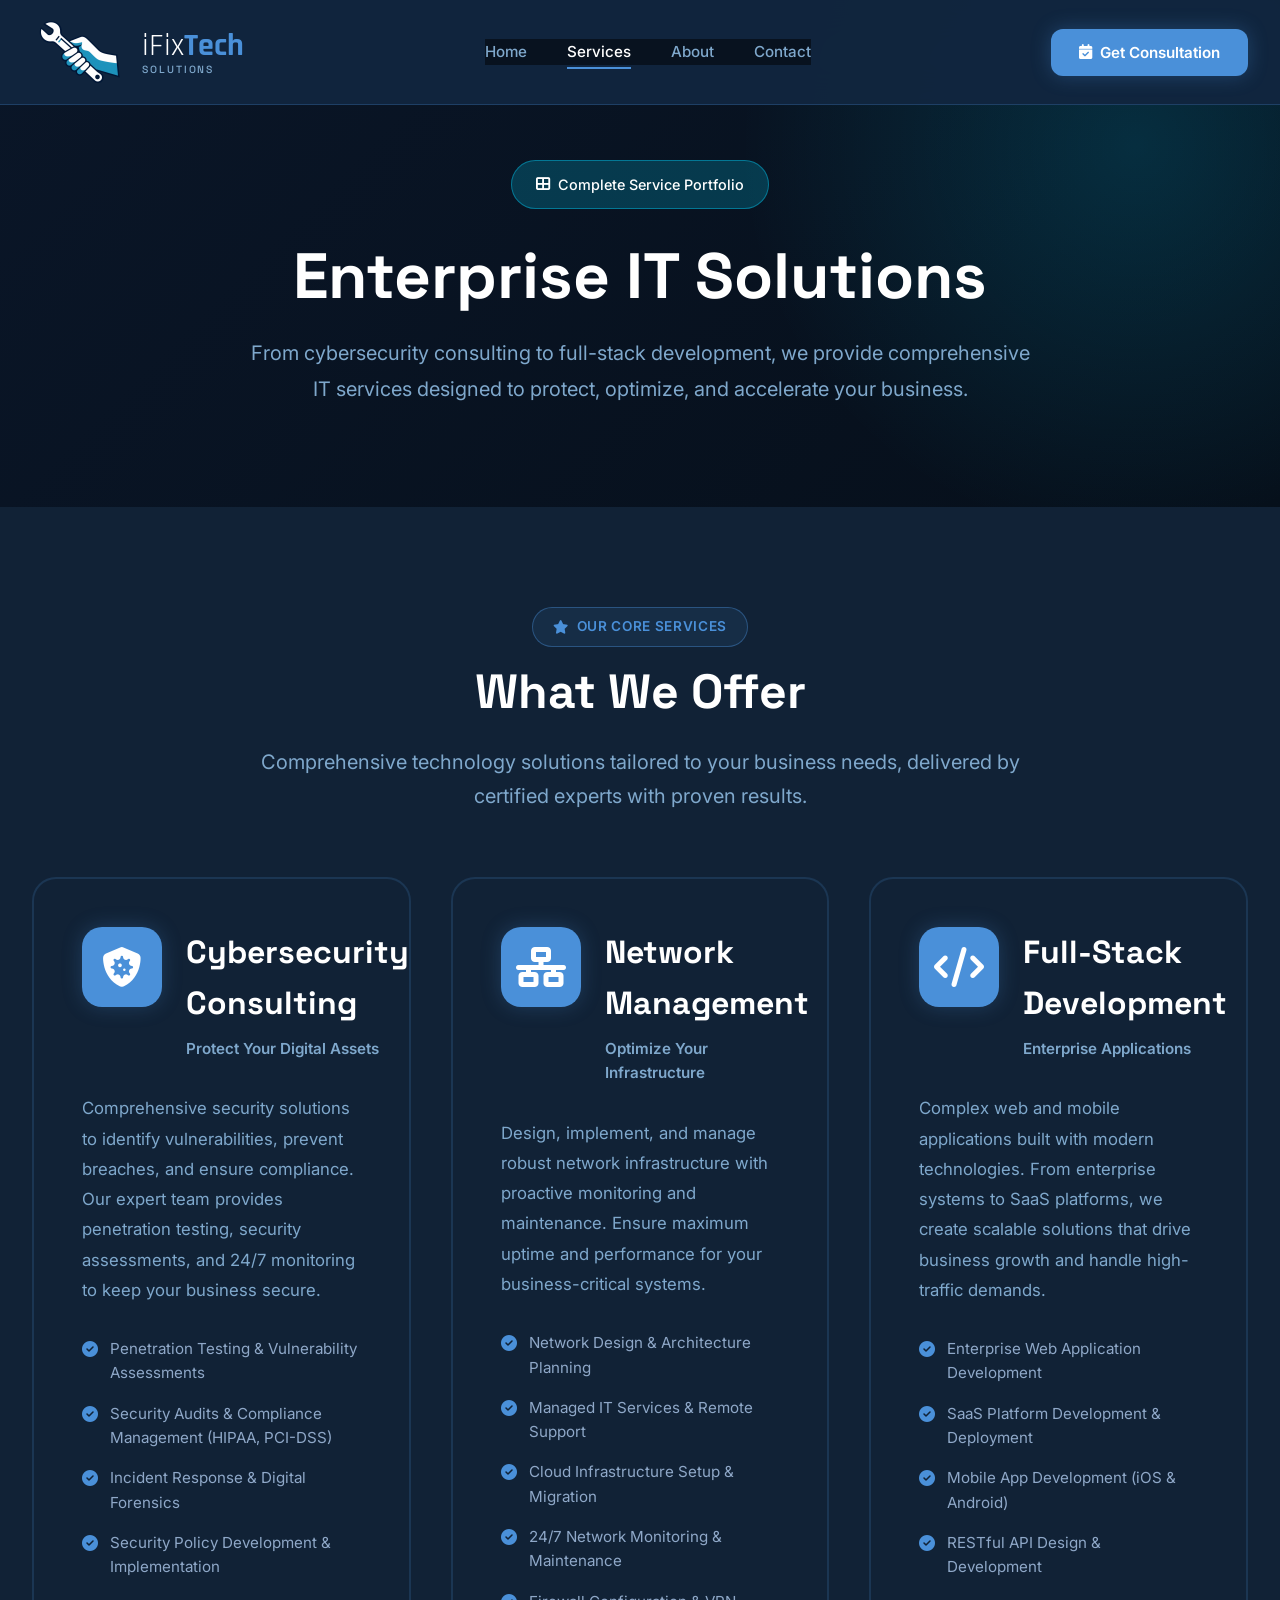
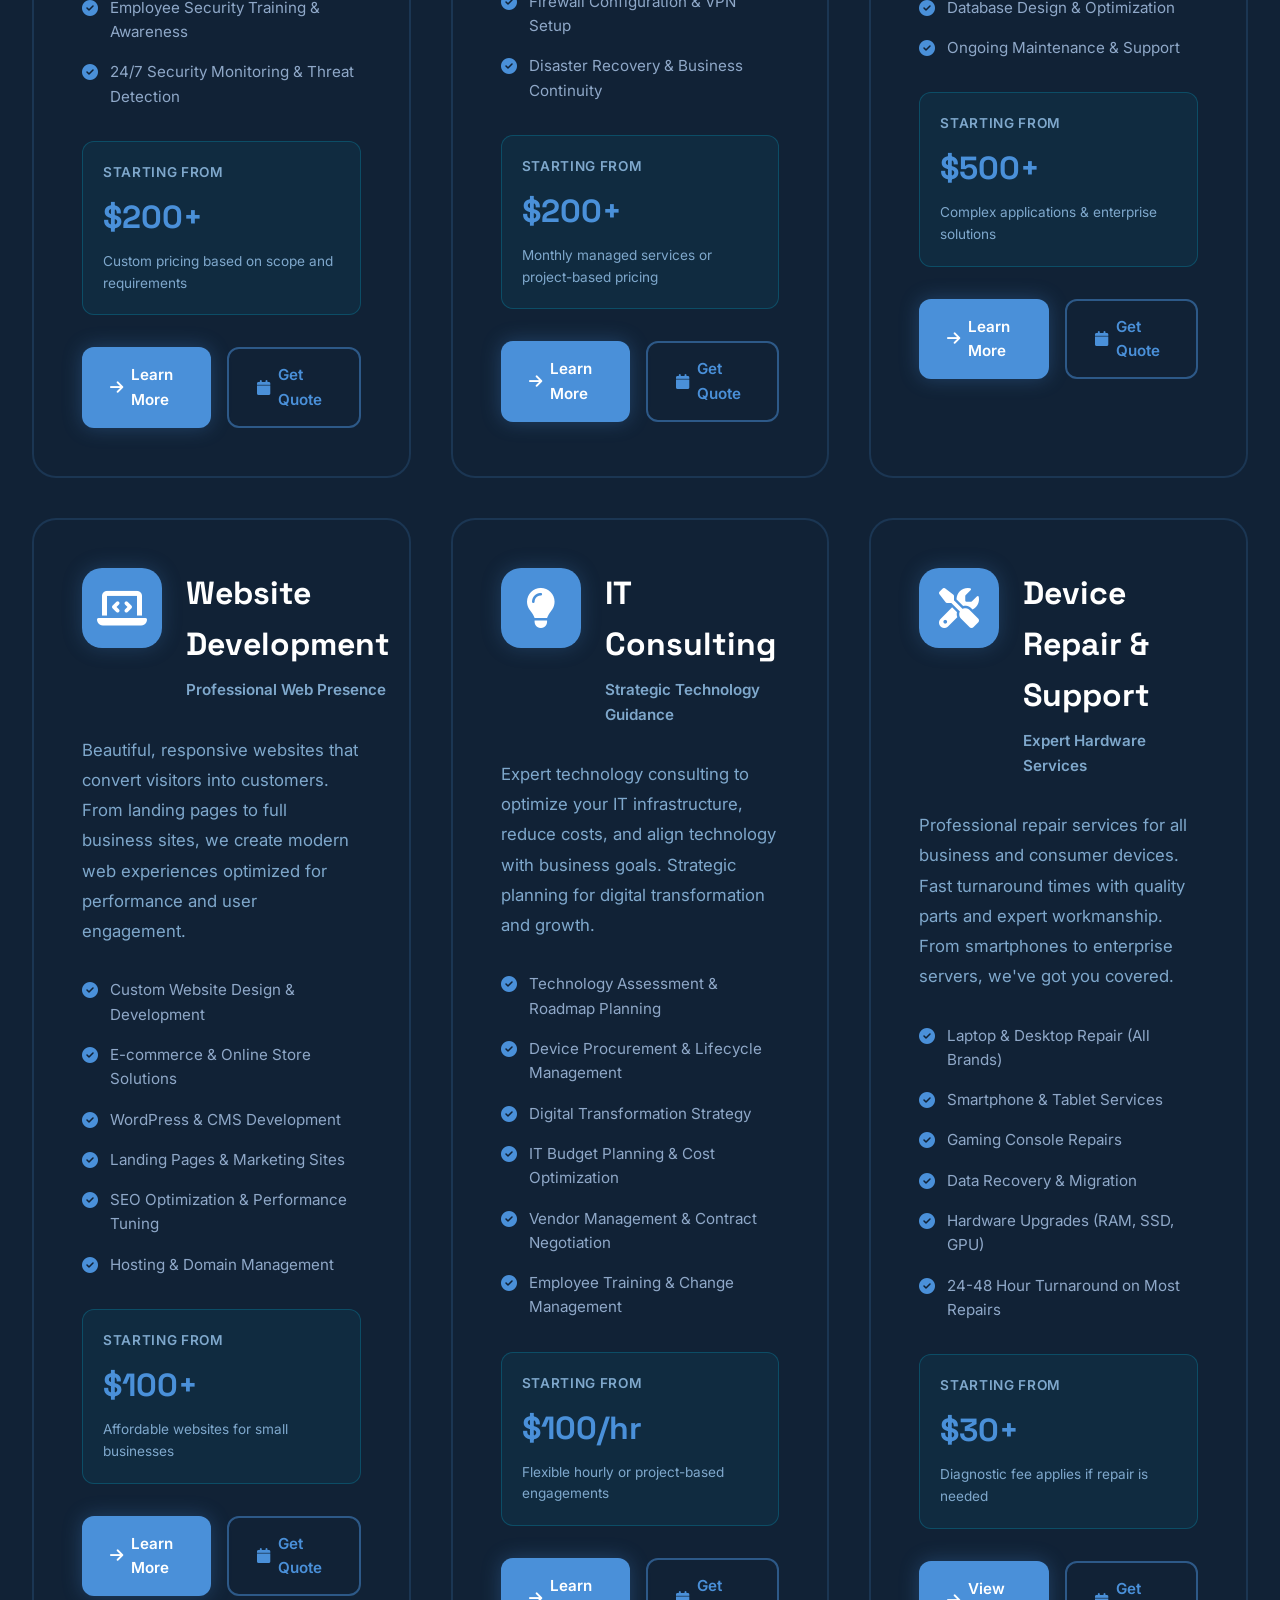
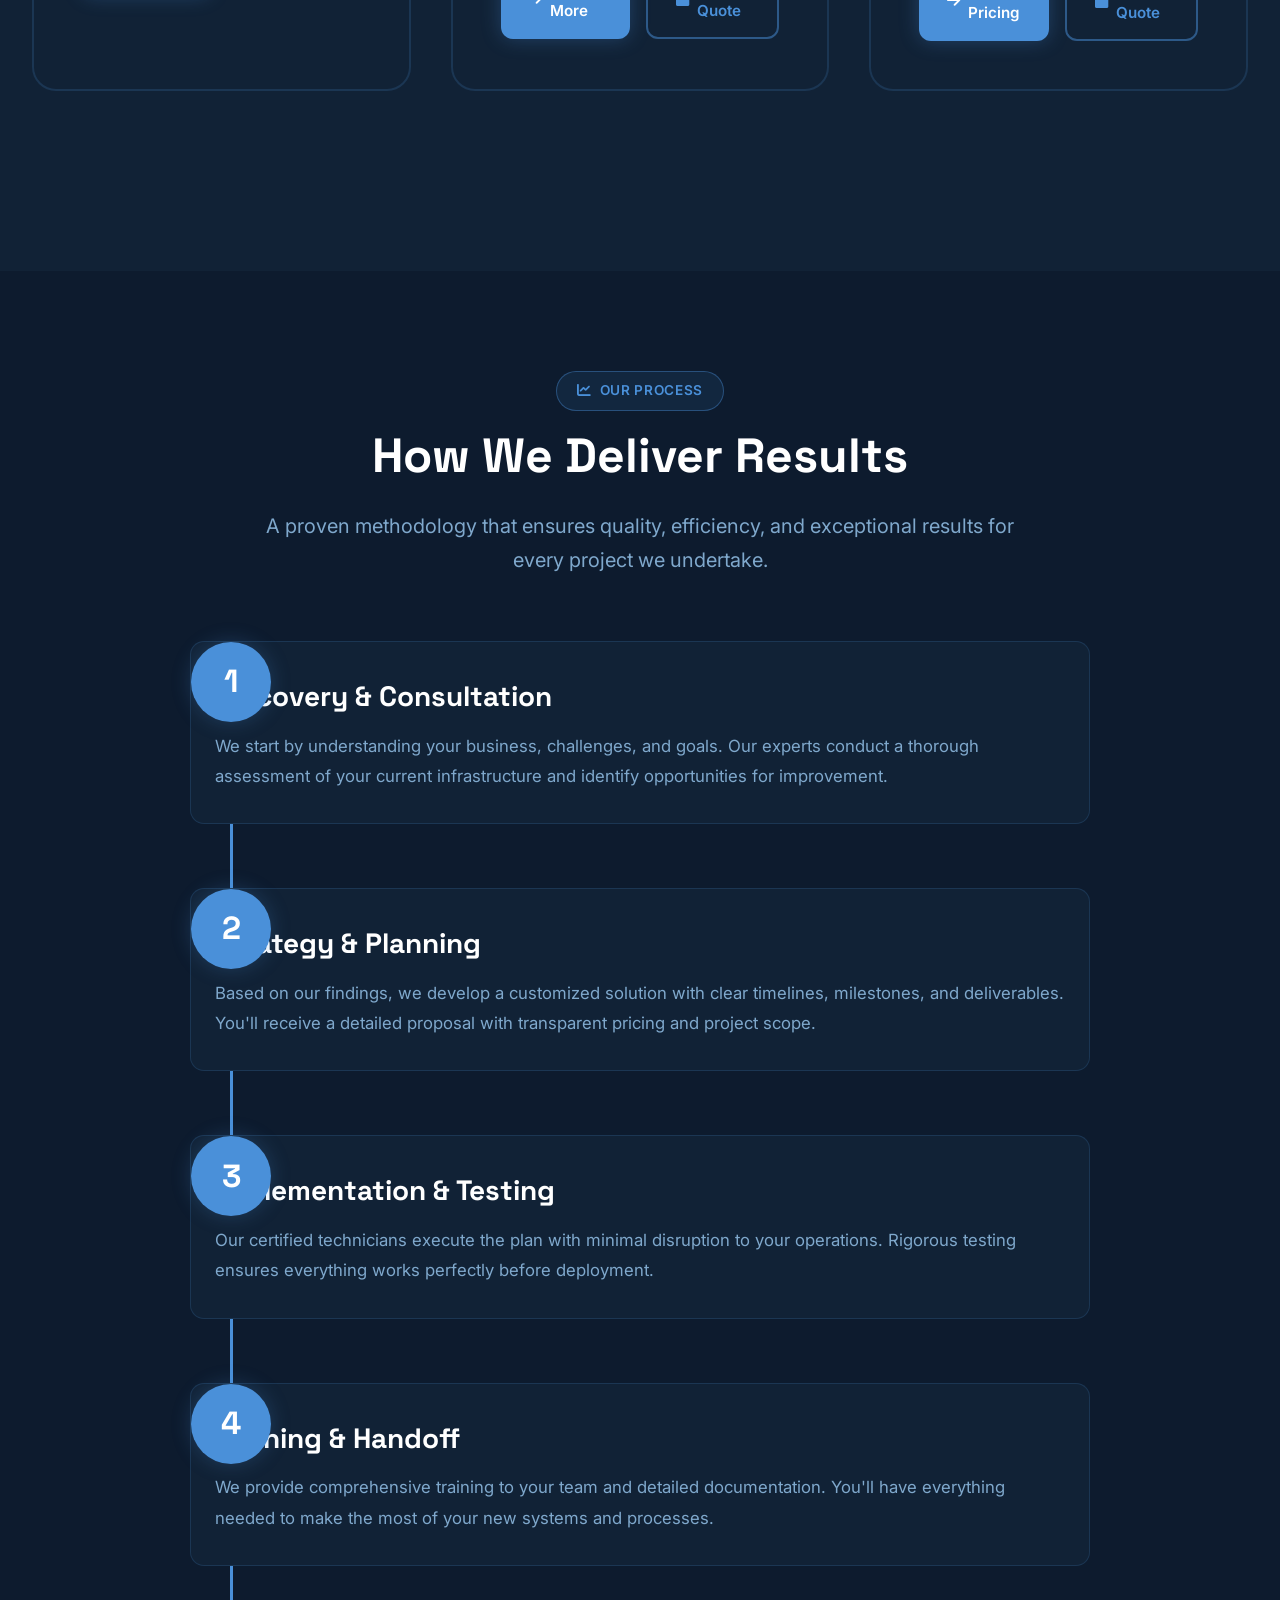
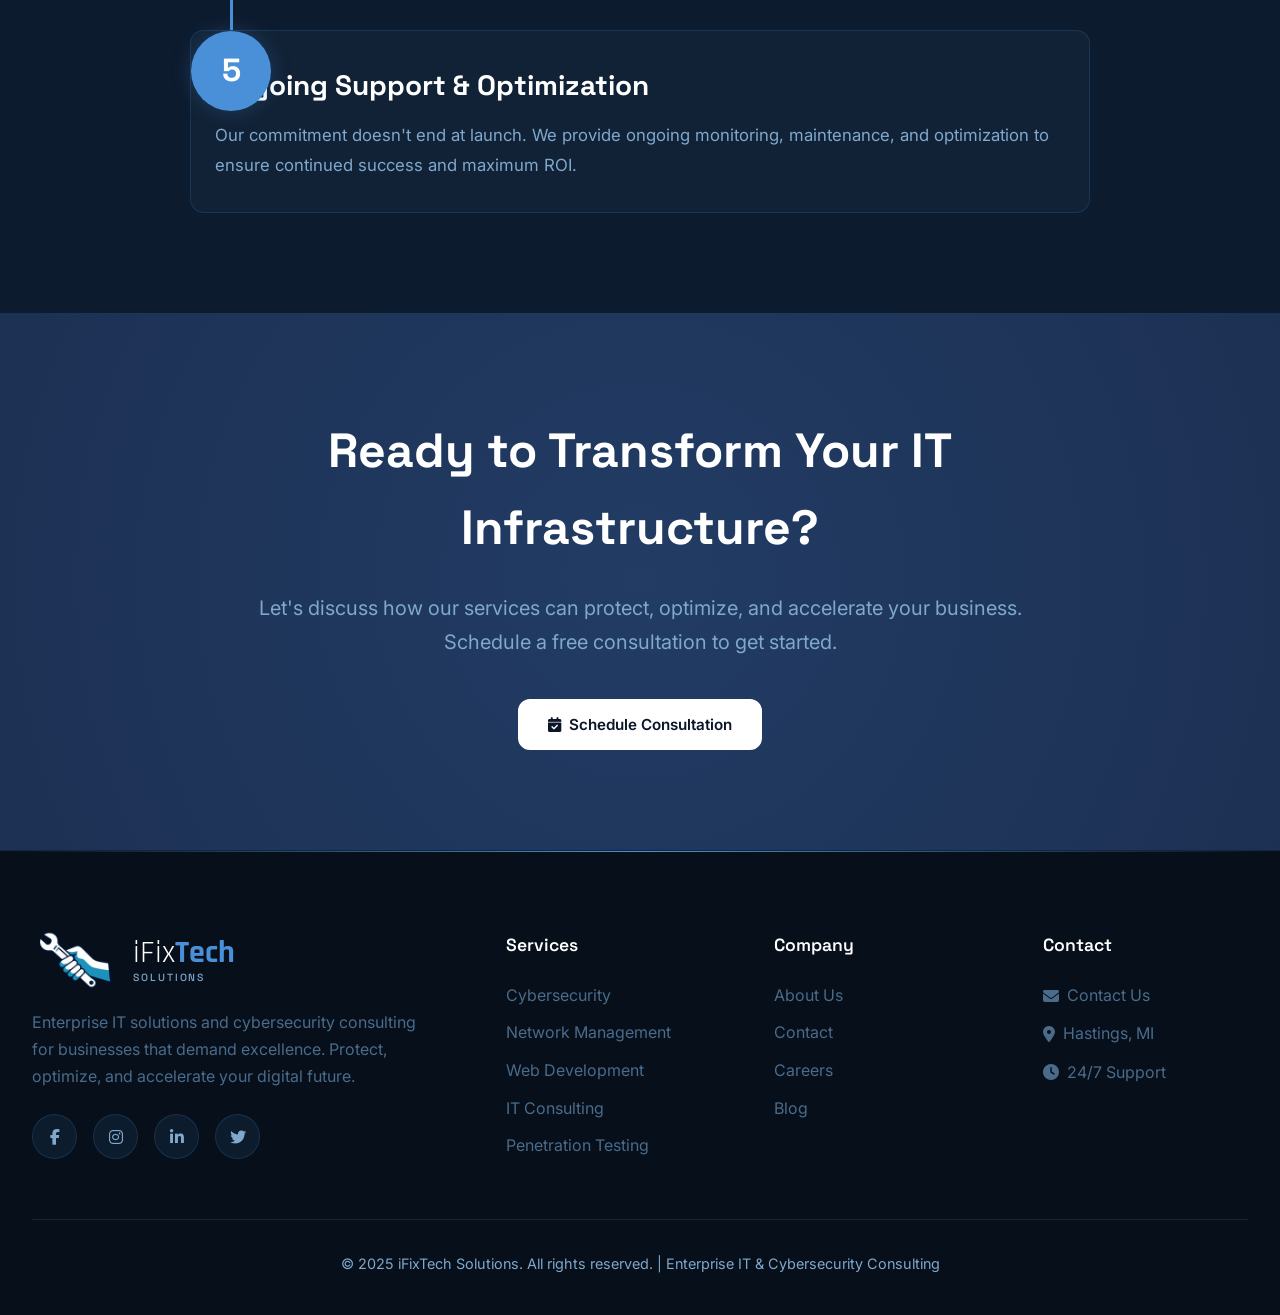
<file: services.html>
<!DOCTYPE html>
<html lang="en">
<head>
    <meta charset="UTF-8">
    <meta name="viewport" content="width=device-width, initial-scale=1.0">
    <title>Our Services - iFixTech Solutions</title>
    <link rel="stylesheet" href="https://cdnjs.cloudflare.com/ajax/libs/font-awesome/6.4.0/css/all.min.css">
    <link href="https://fonts.googleapis.com/css2?family=Inter:wght@300;400;500;600;700;800&family=Space+Grotesk:wght@400;500;600;700&display=swap" rel="stylesheet">
    <style>
        :root {
            /* Professional Color Scheme */
            --primary-navy: #1B2D4F;
            --primary-cyan: #00D4FF;
            --primary-purple: #8B5CF6;
            --accent-blue: #0066FF;
            --dark-bg: #0F172A;
            --darker-bg: #020617;
            --light: #FFFFFF;
            --gray-50: #F8FAFC;
            --gray-100: #F1F5F9;
            --gray-200: #E2E8F0;
            --gray-300: #CBD5E1;
            --gray-400: #94A3B8;
            --gray-600: #475569;
            --gray-700: #334155;
            --gray-800: #1E293B;
            --gray-900: #0F172A;
            --success: #10B981;
            --warning: #F59E0B;
            --danger: #EF4444;
            
            /* Typography */
            --font-primary: 'Inter', sans-serif;
            --font-display: 'Space Grotesk', sans-serif;
            
            /* Shadows */
            --shadow-sm: 0 1px 2px 0 rgba(0, 0, 0, 0.05);
            --shadow: 0 1px 3px 0 rgba(0, 0, 0, 0.1), 0 1px 2px 0 rgba(0, 0, 0, 0.06);
            --shadow-md: 0 4px 6px -1px rgba(0, 0, 0, 0.1), 0 2px 4px -1px rgba(0, 0, 0, 0.06);
            --shadow-lg: 0 10px 15px -3px rgba(0, 0, 0, 0.1), 0 4px 6px -2px rgba(0, 0, 0, 0.05);
            --shadow-xl: 0 20px 25px -5px rgba(0, 0, 0, 0.1), 0 10px 10px -5px rgba(0, 0, 0, 0.04);
            --shadow-2xl: 0 25px 50px -12px rgba(0, 0, 0, 0.25);
            --shadow-glow: 0 0 20px rgba(0, 212, 255, 0.3);
        }

        * {
            margin: 0;
            padding: 0;
            box-sizing: border-box;
        }

        html {
            scroll-behavior: smooth;
        }

        body {
            font-family: var(--font-primary);
            line-height: 1.6;
            color: var(--gray-800);
            background: var(--light);
            overflow-x: hidden;
        }

        .container {
            max-width: 1280px;
            margin: 0 auto;
            padding: 0 2rem;
        }

        /* Animated Grid Background */
        .grid-background {
            position: fixed;
            top: 0;
            left: 0;
            width: 100%;
            height: 100%;
            z-index: -1;
            background: 
                linear-gradient(90deg, rgba(0, 212, 255, 0.03) 1px, transparent 1px),
                linear-gradient(rgba(0, 212, 255, 0.03) 1px, transparent 1px);
            background-size: 50px 50px;
            animation: gridMove 20s linear infinite;
        }

        @keyframes gridMove {
            0% { transform: translate(0, 0); }
            100% { transform: translate(50px, 50px); }
        }

        /* Floating Decorative Icons */
        .floating-icons {
            position: fixed;
            top: 0;
            left: 0;
            width: 100%;
            height: 100%;
            z-index: -1;
            pointer-events: none;
            overflow: hidden;
        }

        .floating-icon {
            position: absolute;
            color: var(--primary-cyan);
            animation: floatDrift 15s ease-in-out infinite;
        }

        .floating-icon:nth-child(2n) {
            color: var(--primary-purple);
            animation-duration: 20s;
        }

        .floating-icon:nth-child(3n) {
            color: var(--accent-blue);
            animation-duration: 18s;
            animation-delay: -5s;
        }

        @keyframes floatDrift {
            0%, 100% { 
                transform: translate(0, 0) rotate(0deg);
            }
            25% { 
                transform: translate(20px, -20px) rotate(5deg);
            }
            50% { 
                transform: translate(-15px, 15px) rotate(-5deg);
            }
            75% { 
                transform: translate(15px, 20px) rotate(3deg);
            }
        }

        /* Header */
        .header {
            position: fixed;
            top: 0;
            left: 0;
            right: 0;
            background: rgba(255, 255, 255, 0.95);
            -webkit-backdrop-filter: blur(20px);
            backdrop-filter: blur(20px);
            border-bottom: 1px solid var(--gray-200);
            z-index: 1000;
            transition: all 0.3s ease;
        }

        .header.scrolled {
            background: rgba(255, 255, 255, 0.98);
            box-shadow: var(--shadow-lg);
        }

        .nav {
            display: flex;
            justify-content: space-between;
            align-items: center;
            padding: 1.25rem 0;
        }

        .logo {
            display: flex;
            align-items: center;
            gap: 0.75rem;
            font-size: 1.5rem;
            font-weight: 700;
            color: var(--primary-navy);
            text-decoration: none;
            font-family: var(--font-display);
            transition: transform 0.3s ease;
        }

        .logo:hover {
            transform: scale(1.05);
        }

        .logo-icon {
            width: 40px;
            height: 40px;
            background: linear-gradient(135deg, var(--primary-cyan), var(--primary-purple));
            border-radius: 10px;
            display: flex;
            align-items: center;
            justify-content: center;
            color: white;
            position: relative;
            overflow: hidden;
        }

        .logo-icon::before {
            content: '';
            position: absolute;
            top: -50%;
            left: -50%;
            width: 200%;
            height: 200%;
            background: linear-gradient(45deg, transparent, rgba(255,255,255,0.3), transparent);
            animation: shine 3s infinite;
        }

        @keyframes shine {
            0% { transform: translateX(-100%) translateY(-100%) rotate(45deg); }
            100% { transform: translateX(100%) translateY(100%) rotate(45deg); }
        }

        .logo-text {
            display: flex;
            flex-direction: column;
            line-height: 1.2;
        }

        .logo-main {
            font-size: 1.5rem;
            font-weight: 700;
        }

        .logo-sub {
            font-size: 0.75rem;
            font-weight: 500;
            color: var(--primary-cyan);
            letter-spacing: 0.05em;
        }

        .nav-links {
            display: flex;
            list-style: none;
            gap: 2.5rem;
            align-items: center;
        }

        .nav-links a {
            text-decoration: none;
            color: var(--gray-700);
            font-weight: 500;
            font-size: 0.95rem;
            transition: all 0.3s ease;
            position: relative;
            padding: 0.5rem 0;
        }

        .nav-links a::after {
            content: '';
            position: absolute;
            bottom: 0;
            left: 0;
            width: 0;
            height: 2px;
            background: linear-gradient(90deg, var(--primary-cyan), var(--primary-purple));
            transition: width 0.3s ease;
        }

        .nav-links a:hover::after,
        .nav-links a.active::after {
            width: 100%;
        }

        .nav-links a:hover,
        .nav-links a.active {
            color: var(--primary-cyan);
        }

        .btn {
            display: inline-flex;
            align-items: center;
            gap: 0.5rem;
            padding: 0.875rem 1.75rem;
            border: none;
            border-radius: 12px;
            font-weight: 600;
            font-size: 0.95rem;
            text-decoration: none;
            cursor: pointer;
            transition: all 0.3s ease;
            position: relative;
            overflow: hidden;
            font-family: var(--font-primary);
        }

        .btn::before {
            content: '';
            position: absolute;
            top: 0;
            left: -100%;
            width: 100%;
            height: 100%;
            background: linear-gradient(90deg, transparent, rgba(255,255,255,0.2), transparent);
            transition: left 0.5s ease;
        }

        .btn:hover::before {
            left: 100%;
        }

        .btn-primary {
            background: linear-gradient(135deg, var(--primary-cyan), var(--accent-blue));
            color: white;
            box-shadow: 0 4px 15px rgba(0, 212, 255, 0.4);
        }

        .btn-primary:hover {
            transform: translateY(-2px);
            box-shadow: 0 8px 25px rgba(0, 212, 255, 0.5);
        }

        .btn-outline {
            background: transparent;
            color: var(--primary-cyan);
            border: 2px solid var(--primary-cyan);
        }

        .btn-outline:hover {
            background: var(--primary-cyan);
            color: white;
            transform: translateY(-2px);
            box-shadow: var(--shadow-lg);
        }

        .mobile-menu {
            display: none;
            background: none;
            border: none;
            font-size: 1.5rem;
            color: var(--gray-700);
            cursor: pointer;
        }

        /* Page Header */
        .page-header {
            padding: 160px 0 100px;
            background: linear-gradient(135deg, var(--primary-navy) 0%, var(--darker-bg) 100%);
            color: white;
            position: relative;
            overflow: hidden;
        }

        .page-header::before {
            content: '';
            position: absolute;
            top: -50%;
            right: -20%;
            width: 800px;
            height: 800px;
            background: radial-gradient(circle, rgba(0, 212, 255, 0.15) 0%, transparent 70%);
            animation: pulse 4s ease-in-out infinite;
        }

        @keyframes pulse {
            0%, 100% { transform: scale(1); opacity: 0.5; }
            50% { transform: scale(1.1); opacity: 0.8; }
        }

        .page-header-content {
            position: relative;
            z-index: 1;
            text-align: center;
            max-width: 800px;
            margin: 0 auto;
        }

        .page-badge {
            display: inline-flex;
            align-items: center;
            gap: 0.5rem;
            background: rgba(0, 212, 255, 0.2);
            border: 1px solid rgba(0, 212, 255, 0.4);
            padding: 0.75rem 1.5rem;
            border-radius: 50px;
            font-size: 0.9rem;
            font-weight: 500;
            margin-bottom: 2rem;
            animation: slideInUp 1s ease-out;
        }

        @keyframes slideInUp {
            from {
                opacity: 0;
                transform: translateY(30px);
            }
            to {
                opacity: 1;
                transform: translateY(0);
            }
        }

        .page-title {
            font-size: 4rem;
            font-weight: 800;
            margin-bottom: 1.5rem;
            font-family: var(--font-display);
            line-height: 1.1;
            animation: slideInUp 1s ease-out 0.2s both;
        }

        .page-subtitle {
            font-size: 1.25rem;
            opacity: 0.9;
            line-height: 1.8;
            animation: slideInUp 1s ease-out 0.4s both;
        }

        /* Services Overview Section */
        .services-overview {
            padding: 100px 0;
            background: white;
        }

        .section-header {
            text-align: center;
            max-width: 800px;
            margin: 0 auto 4rem;
        }

        .section-badge {
            display: inline-flex;
            align-items: center;
            gap: 0.5rem;
            background: linear-gradient(135deg, rgba(0, 212, 255, 0.1), rgba(139, 92, 246, 0.1));
            border: 1px solid rgba(0, 212, 255, 0.3);
            padding: 0.5rem 1.25rem;
            border-radius: 50px;
            font-size: 0.85rem;
            font-weight: 600;
            color: var(--primary-cyan);
            margin-bottom: 1rem;
            letter-spacing: 0.05em;
            text-transform: uppercase;
        }

        .section-title {
            font-size: 3rem;
            font-weight: 800;
            color: var(--primary-navy);
            margin-bottom: 1.5rem;
            font-family: var(--font-display);
            line-height: 1.2;
        }

        .section-subtitle {
            font-size: 1.25rem;
            color: var(--gray-600);
            line-height: 1.7;
        }

        /* Main Services Grid */
        .main-services-grid {
            display: grid;
            grid-template-columns: repeat(auto-fit, minmax(350px, 1fr));
            gap: 2.5rem;
            margin-bottom: 5rem;
        }

        .main-service-card {
            background: linear-gradient(135deg, var(--gray-50), var(--light));
            border: 2px solid var(--gray-200);
            border-radius: 24px;
            padding: 3rem;
            transition: all 0.4s ease;
            position: relative;
            overflow: hidden;
        }

        .main-service-card::before {
            content: '';
            position: absolute;
            top: 0;
            left: 0;
            width: 100%;
            height: 100%;
            background: linear-gradient(135deg, rgba(0, 212, 255, 0.05), rgba(139, 92, 246, 0.05));
            opacity: 0;
            transition: opacity 0.4s ease;
        }

        .main-service-card:hover::before {
            opacity: 1;
        }

        .main-service-card:hover {
            transform: translateY(-8px);
            border-color: var(--primary-cyan);
            box-shadow: var(--shadow-2xl);
        }

        .service-header {
            display: flex;
            align-items: flex-start;
            gap: 1.5rem;
            margin-bottom: 2rem;
        }

        .service-icon-large {
            width: 80px;
            height: 80px;
            background: linear-gradient(135deg, var(--primary-cyan), var(--primary-purple));
            border-radius: 20px;
            display: flex;
            align-items: center;
            justify-content: center;
            color: white;
            font-size: 2.5rem;
            box-shadow: var(--shadow-glow);
            position: relative;
            z-index: 1;
            flex-shrink: 0;
            transition: transform 0.4s ease;
        }

        .main-service-card:hover .service-icon-large {
            transform: scale(1.1) rotate(5deg);
        }

        .service-title-group h3 {
            font-size: 2rem;
            font-weight: 700;
            color: var(--primary-navy);
            margin-bottom: 0.5rem;
            font-family: var(--font-display);
            position: relative;
            z-index: 1;
        }

        .service-tagline {
            color: var(--primary-cyan);
            font-weight: 600;
            font-size: 0.95rem;
            position: relative;
            z-index: 1;
        }

        .service-description-full {
            color: var(--gray-600);
            line-height: 1.8;
            margin-bottom: 2rem;
            font-size: 1.05rem;
            position: relative;
            z-index: 1;
        }

        .service-features-list {
            list-style: none;
            display: grid;
            grid-template-columns: 1fr;
            gap: 1rem;
            margin-bottom: 2rem;
            position: relative;
            z-index: 1;
        }

        .service-features-list li {
            display: flex;
            align-items: flex-start;
            gap: 0.75rem;
            color: var(--gray-700);
            font-size: 0.95rem;
        }

        .service-features-list i {
            color: var(--primary-cyan);
            font-size: 1rem;
            margin-top: 0.25rem;
            flex-shrink: 0;
        }

        .service-pricing {
            background: rgba(0, 212, 255, 0.05);
            border: 1px solid rgba(0, 212, 255, 0.2);
            border-radius: 12px;
            padding: 1.25rem;
            margin-bottom: 2rem;
            position: relative;
            z-index: 1;
        }

        .pricing-label {
            font-size: 0.85rem;
            font-weight: 600;
            color: var(--gray-600);
            margin-bottom: 0.5rem;
            text-transform: uppercase;
            letter-spacing: 0.05em;
        }

        .pricing-range {
            font-size: 2rem;
            font-weight: 700;
            color: var(--primary-cyan);
            font-family: var(--font-display);
        }

        .pricing-note {
            font-size: 0.85rem;
            color: var(--gray-600);
            margin-top: 0.5rem;
        }

        .service-actions {
            display: flex;
            gap: 1rem;
            position: relative;
            z-index: 1;
        }

        .btn-full {
            flex: 1;
        }

        /* Comparison Table */
        .comparison-section {
            padding: 100px 0;
            background: linear-gradient(135deg, var(--gray-50) 0%, var(--light) 100%);
        }

        .comparison-table {
            background: white;
            border-radius: 24px;
            overflow: hidden;
            box-shadow: var(--shadow-xl);
            border: 2px solid var(--gray-200);
        }

        .comparison-header {
            background: linear-gradient(135deg, var(--primary-navy), var(--darker-bg));
            color: white;
            padding: 2rem;
            text-align: center;
        }

        .comparison-header h3 {
            font-size: 2rem;
            font-weight: 700;
            font-family: var(--font-display);
        }

        .comparison-grid {
            display: grid;
            grid-template-columns: 2fr repeat(3, 1fr);
            gap: 0;
        }

        .comparison-cell {
            padding: 1.5rem;
            border-bottom: 1px solid var(--gray-200);
            border-right: 1px solid var(--gray-200);
        }

        .comparison-cell:nth-child(4n) {
            border-right: none;
        }

        .comparison-row-header {
            font-weight: 600;
            color: var(--primary-navy);
            background: var(--gray-50);
        }

        .comparison-service-name {
            font-weight: 600;
            color: var(--primary-cyan);
            text-align: center;
            background: var(--gray-50);
        }

        .comparison-check {
            text-align: center;
            color: var(--success);
            font-size: 1.5rem;
        }

        .comparison-dash {
            text-align: center;
            color: var(--gray-400);
            font-size: 1.5rem;
        }

        /* Process Section */
        .process-section {
            padding: 100px 0;
            background: white;
        }

        .process-timeline {
            position: relative;
            max-width: 900px;
            margin: 0 auto;
        }

        .timeline-line {
            position: absolute;
            left: 40px;
            top: 0;
            bottom: 0;
            width: 3px;
            background: linear-gradient(180deg, var(--primary-cyan), var(--primary-purple));
        }

        .process-step {
            position: relative;
            padding-left: 120px;
            margin-bottom: 4rem;
        }

        .process-step:last-child {
            margin-bottom: 0;
        }

        .step-number-circle {
            position: absolute;
            left: 0;
            top: 0;
            width: 80px;
            height: 80px;
            background: linear-gradient(135deg, var(--primary-cyan), var(--primary-purple));
            border-radius: 50%;
            display: flex;
            align-items: center;
            justify-content: center;
            color: white;
            font-size: 2rem;
            font-weight: 700;
            font-family: var(--font-display);
            box-shadow: var(--shadow-glow);
        }

        .step-content h3 {
            font-size: 1.75rem;
            font-weight: 700;
            color: var(--primary-navy);
            margin-bottom: 0.75rem;
            font-family: var(--font-display);
        }

        .step-content p {
            color: var(--gray-600);
            line-height: 1.8;
            font-size: 1.05rem;
        }

        /* CTA Section */
        .cta-section {
            padding: 100px 0;
            background: linear-gradient(135deg, var(--primary-navy) 0%, var(--darker-bg) 100%);
            color: white;
            position: relative;
            overflow: hidden;
        }

        .cta-section::before {
            content: '';
            position: absolute;
            top: -50%;
            left: -50%;
            width: 200%;
            height: 200%;
            background: radial-gradient(circle, rgba(0, 212, 255, 0.1) 0%, transparent 70%);
            animation: rotate 20s linear infinite;
        }

        @keyframes rotate {
            0% { transform: rotate(0deg); }
            100% { transform: rotate(360deg); }
        }

        .cta-content {
            max-width: 800px;
            margin: 0 auto;
            text-align: center;
            position: relative;
            z-index: 1;
        }

        .cta-title {
            font-size: 3rem;
            font-weight: 800;
            margin-bottom: 1.5rem;
            font-family: var(--font-display);
        }

        .cta-subtitle {
            font-size: 1.25rem;
            margin-bottom: 2.5rem;
            opacity: 0.9;
            line-height: 1.7;
        }

        .cta-buttons {
            display: flex;
            gap: 1rem;
            justify-content: center;
            flex-wrap: wrap;
        }

        .btn-white {
            background: white;
            color: var(--primary-navy);
            border: 2px solid white;
        }

        .btn-white:hover {
            background: transparent;
            color: white;
        }

        /* Footer */
        .footer {
            background: linear-gradient(135deg, var(--primary-navy), var(--darker-bg));
            color: white;
            padding: 80px 0 40px;
            position: relative;
        }

        .footer::before {
            content: '';
            position: absolute;
            top: 0;
            left: 0;
            right: 0;
            height: 1px;
            background: linear-gradient(90deg, transparent, var(--primary-cyan), transparent);
        }

        .footer-content {
            display: grid;
            grid-template-columns: 2fr 1fr 1fr 1fr;
            gap: 4rem;
            margin-bottom: 3rem;
        }

        .footer-section h4 {
            font-size: 1.1rem;
            font-weight: 600;
            margin-bottom: 1.5rem;
            font-family: var(--font-display);
        }

        .footer-section p {
            color: var(--gray-400);
            margin-bottom: 1.5rem;
            line-height: 1.7;
        }

        .footer-links {
            list-style: none;
        }

        .footer-links li {
            margin-bottom: 0.75rem;
        }

        .footer-links a {
            color: var(--gray-400);
            text-decoration: none;
            transition: all 0.3s ease;
            display: inline-flex;
            align-items: center;
            gap: 0.5rem;
        }

        .footer-links a:hover {
            color: var(--primary-cyan);
            transform: translateX(5px);
        }

        .social-links {
            display: flex;
            gap: 1rem;
            margin-top: 1.5rem;
        }

        .social-links a {
            width: 45px;
            height: 45px;
            background: rgba(255, 255, 255, 0.1);
            border: 1px solid rgba(255, 255, 255, 0.2);
            border-radius: 50%;
            display: flex;
            align-items: center;
            justify-content: center;
            color: var(--gray-400);
            text-decoration: none;
            transition: all 0.3s ease;
        }

        .social-links a:hover {
            background: linear-gradient(135deg, var(--primary-cyan), var(--primary-purple));
            color: white;
            border-color: transparent;
            transform: translateY(-3px);
        }

        .footer-bottom {
            border-top: 1px solid rgba(255, 255, 255, 0.1);
            padding-top: 2rem;
            text-align: center;
            color: var(--gray-400);
            font-size: 0.9rem;
        }

        /* Responsive Design */
        @media (max-width: 1024px) {
            .main-services-grid {
                grid-template-columns: 1fr;
            }

            .comparison-grid {
                grid-template-columns: 1fr;
            }

            .comparison-cell {
                border-right: none;
            }

            .footer-content {
                grid-template-columns: 1fr 1fr;
            }
        }

        @media (max-width: 768px) {
            .nav-links {
                display: none;
                position: fixed;
                top: 80px;
                left: 0;
                width: 100%;
                height: calc(100vh - 80px);
                background: rgba(255, 255, 255, 0.98);
                -webkit-backdrop-filter: blur(20px);
                backdrop-filter: blur(20px);
                flex-direction: column;
                justify-content: center;
                align-items: center;
                box-shadow: var(--shadow-xl);
                gap: 2rem;
            }

            .nav-links.active {
                display: flex;
            }

            .mobile-menu {
                display: block;
            }

            .page-header {
                padding: 140px 0 80px;
            }

            .page-title {
                font-size: 2.5rem;
            }

            .section-title {
                font-size: 2rem;
            }

            .cta-title {
                font-size: 2rem;
            }

            .timeline-line {
                left: 20px;
            }

            .process-step {
                padding-left: 80px;
            }

            .step-number-circle {
                width: 50px;
                height: 50px;
                font-size: 1.5rem;
            }

            .footer-content {
                grid-template-columns: 1fr;
                gap: 2rem;
            }

            .service-actions {
                flex-direction: column;
            }
        }

        /* Animations */
        .fade-in {
            opacity: 0;
            transform: translateY(30px);
            transition: all 0.8s ease;
        }

        .fade-in.visible {
            opacity: 1;
            transform: translateY(0);
        }

        /* Modal Styles */
        .modal {
            display: none;
            position: fixed;
            z-index: 2000;
            left: 0;
            top: 0;
            width: 100%;
            height: 100%;
            background-color: rgba(10, 22, 40, 0.95);
            -webkit-backdrop-filter: blur(10px);
            backdrop-filter: blur(10px);
            animation: fadeIn 0.3s ease;
        }

        .modal.active {
            display: flex;
            align-items: center;
            justify-content: center;
        }

        @keyframes fadeIn {
            from { opacity: 0; }
            to { opacity: 1; }
        }

        .modal-content {
            background: white;
            border-radius: 24px;
            width: 90%;
            max-width: 600px;
            max-height: 90vh;
            overflow-y: auto;
            position: relative;
            box-shadow: var(--shadow-2xl);
            animation: slideUp 0.4s ease;
        }

        @keyframes slideUp {
            from { 
                opacity: 0;
                transform: translateY(50px) scale(0.9);
            }
            to { 
                opacity: 1;
                transform: translateY(0) scale(1);
            }
        }

        .modal-header {
            padding: 2.5rem 2.5rem 1.5rem;
            border-bottom: 1px solid var(--gray-200);
            position: relative;
        }

        .modal-header::before {
            content: '';
            position: absolute;
            top: 0;
            left: 0;
            right: 0;
            height: 4px;
            background: linear-gradient(90deg, var(--primary-cyan), var(--primary-purple));
        }

        .modal-close {
            position: absolute;
            top: 1.5rem;
            right: 1.5rem;
            width: 40px;
            height: 40px;
            background: var(--gray-100);
            border: none;
            border-radius: 50%;
            color: var(--gray-600);
            font-size: 1.25rem;
            cursor: pointer;
            transition: all 0.3s ease;
            display: flex;
            align-items: center;
            justify-content: center;
        }

        .modal-close:hover {
            background: var(--danger);
            color: white;
            transform: rotate(90deg);
        }

        .modal-title {
            font-size: 2rem;
            font-weight: 700;
            color: var(--primary-navy);
            margin-bottom: 0.5rem;
            font-family: var(--font-display);
        }

        .modal-subtitle {
            color: var(--gray-600);
            font-size: 1rem;
        }

        .modal-body {
            padding: 2.5rem;
        }

        .form-group {
            margin-bottom: 1.5rem;
        }

        .form-label {
            display: block;
            margin-bottom: 0.5rem;
            font-weight: 600;
            color: var(--gray-800);
            font-size: 0.95rem;
        }

        .form-input,
        .form-select,
        .form-textarea {
            width: 100%;
            padding: 0.875rem 1rem;
            border: 2px solid var(--gray-200);
            border-radius: 12px;
            font-size: 1rem;
            font-family: var(--font-primary);
            transition: all 0.3s ease;
            background: var(--gray-50);
        }

        .form-input:focus,
        .form-select:focus,
        .form-textarea:focus {
            outline: none;
            border-color: var(--primary-cyan);
            background: white;
            box-shadow: 0 0 0 4px rgba(0, 212, 255, 0.1);
        }

        .form-textarea {
            resize: vertical;
            min-height: 120px;
        }

        .form-row {
            display: grid;
            grid-template-columns: 1fr 1fr;
            gap: 1rem;
        }

        .form-submit {
            width: 100%;
            padding: 1rem;
            background: linear-gradient(135deg, var(--primary-cyan), var(--accent-blue));
            color: white;
            border: none;
            border-radius: 12px;
            font-size: 1rem;
            font-weight: 600;
            cursor: pointer;
            transition: all 0.3s ease;
            box-shadow: 0 4px 15px rgba(0, 212, 255, 0.3);
            display: flex;
            align-items: center;
            justify-content: center;
            gap: 0.5rem;
        }

        .form-submit:hover {
            transform: translateY(-2px);
            box-shadow: 0 8px 25px rgba(0, 212, 255, 0.4);
        }

        .form-submit:active {
            transform: translateY(0);
        }

        .success-message {
            display: none;
            background: linear-gradient(135deg, var(--success), #059669);
            color: white;
            padding: 1rem;
            border-radius: 12px;
            margin-bottom: 1rem;
            text-align: center;
            font-weight: 500;
        }

        .success-message.show {
            display: block;
            animation: slideDown 0.5s ease;
        }

        @keyframes slideDown {
            from {
                opacity: 0;
                transform: translateY(-20px);
            }
            to {
                opacity: 1;
                transform: translateY(0);
            }
        }

        @media (max-width: 768px) {
            .modal-content {
                width: 95%;
                max-height: 95vh;
            }

            .modal-header {
                padding: 2rem 1.5rem 1rem;
            }

            .modal-body {
                padding: 1.5rem;
            }

            .modal-title {
                font-size: 1.5rem;
            }

            .form-row {
                grid-template-columns: 1fr;
            }
        }
    </style>
<link href="https://fonts.googleapis.com/css2?family=Rajdhani:wght@400;500;600;700&display=swap" rel="stylesheet">
<link rel="stylesheet" href="styles.css">
<link rel="stylesheet" href="mobile-nav.css">
</head>
<body>
    <!-- Grid Background -->
    <div class="grid-background"></div>

    <!-- Floating Decorative Icons -->
    <div class="floating-icons">
        <i class="fas fa-shield-alt floating-icon" style="top: 15%; left: 5%; font-size: 3rem; opacity: 0.08;"></i>
        <i class="fas fa-lock floating-icon" style="top: 25%; right: 8%; font-size: 2.5rem; opacity: 0.06;"></i>
        <i class="fas fa-code floating-icon" style="top: 45%; left: 3%; font-size: 2rem; opacity: 0.07;"></i>
        <i class="fas fa-server floating-icon" style="top: 60%; right: 5%; font-size: 3.5rem; opacity: 0.05;"></i>
        <i class="fas fa-network-wired floating-icon" style="top: 75%; left: 7%; font-size: 2.8rem; opacity: 0.06;"></i>
        <i class="fas fa-laptop-code floating-icon" style="top: 35%; right: 12%; font-size: 2.2rem; opacity: 0.08;"></i>
        <i class="fas fa-database floating-icon" style="top: 55%; left: 10%; font-size: 2.5rem; opacity: 0.07;"></i>
        <i class="fas fa-cloud floating-icon" style="top: 85%; right: 10%; font-size: 3rem; opacity: 0.06;"></i>
    </div>

    <!-- Header -->
    <header class="header">
        <div class="container">
            <nav class="nav">
                <a href="index.html" class="logo"><img src="logo-icon.webp" alt="iFixTech" class="logo-img"><div class="logo-text"><div class="logo-name"><span class="logo-ifix">iFix</span><span class="logo-tech">Tech</span></div><div class="logo-sub">Solutions</div></div></a>

                <ul class="nav-links">
                    <li><a href="index.html">Home</a></li>
                    <li><a href="services.html" class="active">Services</a></li>
                    <li><a href="about.html">About</a></li>
                    <li><a href="contact.html">Contact</a></li>
                    <li class="nav-extra"><a href="contact.html" class="nav-cta"><i class="fas fa-calendar-check"></i> Get a Free Consultation</a><a href="mailto:ifixtechofficial@gmail.com" class="nav-mail"><i class="fas fa-envelope"></i> ifixtechofficial@gmail.com</a></li>
                </ul>

                <div style="display: flex; gap: 1rem; align-items: center;">
                    <button class="btn btn-primary" id="openConsultationModal">
                        <i class="fas fa-calendar-check"></i>
                        Get Consultation
                    </button>
                    <button class="mobile-menu" id="mobileMenuBtn">
                        <i class="fas fa-bars"></i>
                    </button>
                </div>
            </nav>
        </div>
    </header>

    <!-- Page Header -->
    <section class="page-header">
        <div class="container">
            <div class="page-header-content">
                <div class="page-badge">
                    <i class="fas fa-th-large"></i>
                    Complete Service Portfolio
                </div>
                <h1 class="page-title">Enterprise IT Solutions</h1>
                <p class="page-subtitle">
                    From cybersecurity consulting to full-stack development, we provide comprehensive 
                    IT services designed to protect, optimize, and accelerate your business.
                </p>
            </div>
        </div>
    </section>

    <!-- Services Overview -->
    <section class="services-overview">
        <div class="container">
            <div class="section-header fade-in">
                <div class="section-badge">
                    <i class="fas fa-star"></i>
                    Our Core Services
                </div>
                <h2 class="section-title">What We Offer</h2>
                <p class="section-subtitle">
                    Comprehensive technology solutions tailored to your business needs, 
                    delivered by certified experts with proven results.
                </p>
            </div>

            <div class="main-services-grid">
                <!-- Cybersecurity Consulting -->
                <div class="main-service-card fade-in">
                    <div class="service-header">
                        <div class="service-icon-large">
                            <i class="fas fa-shield-virus"></i>
                        </div>
                        <div class="service-title-group">
                            <h3>Cybersecurity Consulting</h3>
                            <p class="service-tagline">Protect Your Digital Assets</p>
                        </div>
                    </div>

                    <p class="service-description-full">
                        Comprehensive security solutions to identify vulnerabilities, prevent breaches, 
                        and ensure compliance. Our expert team provides penetration testing, security 
                        assessments, and 24/7 monitoring to keep your business secure.
                    </p>

                    <ul class="service-features-list">
                        <li><i class="fas fa-check-circle"></i> Penetration Testing & Vulnerability Assessments</li>
                        <li><i class="fas fa-check-circle"></i> Security Audits & Compliance Management (HIPAA, PCI-DSS)</li>
                        <li><i class="fas fa-check-circle"></i> Incident Response & Digital Forensics</li>
                        <li><i class="fas fa-check-circle"></i> Security Policy Development & Implementation</li>
                        <li><i class="fas fa-check-circle"></i> Employee Security Training & Awareness</li>
                        <li><i class="fas fa-check-circle"></i> 24/7 Security Monitoring & Threat Detection</li>
                    </ul>

                    <div class="service-pricing">
                        <div class="pricing-label">Starting From</div>
                        <div class="pricing-range">$200+</div>
                        <div class="pricing-note">Custom pricing based on scope and requirements</div>
                    </div>

                    <div class="service-actions">
                        <a href="cybersecurity.html" class="btn btn-primary btn-full">
                            <i class="fas fa-arrow-right"></i>
                            Learn More
                        </a>
                        <a href="contact.html" class="btn btn-outline btn-full">
                            <i class="fas fa-calendar"></i>
                            Get Quote
                        </a>
                    </div>
                </div>

                <!-- Network Management -->
                <div class="main-service-card fade-in">
                    <div class="service-header">
                        <div class="service-icon-large">
                            <i class="fas fa-network-wired"></i>
                        </div>
                        <div class="service-title-group">
                            <h3>Network Management</h3>
                            <p class="service-tagline">Optimize Your Infrastructure</p>
                        </div>
                    </div>

                    <p class="service-description-full">
                        Design, implement, and manage robust network infrastructure with proactive 
                        monitoring and maintenance. Ensure maximum uptime and performance for your 
                        business-critical systems.
                    </p>

                    <ul class="service-features-list">
                        <li><i class="fas fa-check-circle"></i> Network Design & Architecture Planning</li>
                        <li><i class="fas fa-check-circle"></i> Managed IT Services & Remote Support</li>
                        <li><i class="fas fa-check-circle"></i> Cloud Infrastructure Setup & Migration</li>
                        <li><i class="fas fa-check-circle"></i> 24/7 Network Monitoring & Maintenance</li>
                        <li><i class="fas fa-check-circle"></i> Firewall Configuration & VPN Setup</li>
                        <li><i class="fas fa-check-circle"></i> Disaster Recovery & Business Continuity</li>
                    </ul>

                    <div class="service-pricing">
                        <div class="pricing-label">Starting From</div>
                        <div class="pricing-range">$200+</div>
                        <div class="pricing-note">Monthly managed services or project-based pricing</div>
                    </div>

                    <div class="service-actions">
                        <a href="network-management.html" class="btn btn-primary btn-full">
                            <i class="fas fa-arrow-right"></i>
                            Learn More
                        </a>
                        <a href="contact.html" class="btn btn-outline btn-full">
                            <i class="fas fa-calendar"></i>
                            Get Quote
                        </a>
                    </div>
                </div>

                <!-- Full-Stack Development -->
                <div class="main-service-card fade-in">
                    <div class="service-header">
                        <div class="service-icon-large">
                            <i class="fas fa-code"></i>
                        </div>
                        <div class="service-title-group">
                            <h3>Full-Stack Development</h3>
                            <p class="service-tagline">Enterprise Applications</p>
                        </div>
                    </div>

                    <p class="service-description-full">
                        Complex web and mobile applications built with modern technologies. From enterprise 
                        systems to SaaS platforms, we create scalable solutions that drive business growth 
                        and handle high-traffic demands.
                    </p>

                    <ul class="service-features-list">
                        <li><i class="fas fa-check-circle"></i> Enterprise Web Application Development</li>
                        <li><i class="fas fa-check-circle"></i> SaaS Platform Development & Deployment</li>
                        <li><i class="fas fa-check-circle"></i> Mobile App Development (iOS & Android)</li>
                        <li><i class="fas fa-check-circle"></i> RESTful API Design & Development</li>
                        <li><i class="fas fa-check-circle"></i> Database Design & Optimization</li>
                        <li><i class="fas fa-check-circle"></i> Ongoing Maintenance & Support</li>
                    </ul>

                    <div class="service-pricing">
                        <div class="pricing-label">Starting From</div>
                        <div class="pricing-range">$500+</div>
                        <div class="pricing-note">Complex applications & enterprise solutions</div>
                    </div>

                    <div class="service-actions">
                        <a href="web-development.html" class="btn btn-primary btn-full">
                            <i class="fas fa-arrow-right"></i>
                            Learn More
                        </a>
                        <a href="contact.html" class="btn btn-outline btn-full">
                            <i class="fas fa-calendar"></i>
                            Get Quote
                        </a>
                    </div>
                </div>

                <!-- Website Development -->
                <div class="main-service-card fade-in">
                    <div class="service-header">
                        <div class="service-icon-large">
                            <i class="fas fa-laptop-code"></i>
                        </div>
                        <div class="service-title-group">
                            <h3>Website Development</h3>
                            <p class="service-tagline">Professional Web Presence</p>
                        </div>
                    </div>

                    <p class="service-description-full">
                        Beautiful, responsive websites that convert visitors into customers. From landing 
                        pages to full business sites, we create modern web experiences optimized for 
                        performance and user engagement.
                    </p>

                    <ul class="service-features-list">
                        <li><i class="fas fa-check-circle"></i> Custom Website Design & Development</li>
                        <li><i class="fas fa-check-circle"></i> E-commerce & Online Store Solutions</li>
                        <li><i class="fas fa-check-circle"></i> WordPress & CMS Development</li>
                        <li><i class="fas fa-check-circle"></i> Landing Pages & Marketing Sites</li>
                        <li><i class="fas fa-check-circle"></i> SEO Optimization & Performance Tuning</li>
                        <li><i class="fas fa-check-circle"></i> Hosting & Domain Management</li>
                    </ul>

                    <div class="service-pricing">
                        <div class="pricing-label">Starting From</div>
                        <div class="pricing-range">$100+</div>
                        <div class="pricing-note">Affordable websites for small businesses</div>
                    </div>

                    <div class="service-actions">
                        <a href="web-development.html" class="btn btn-primary btn-full">
                            <i class="fas fa-arrow-right"></i>
                            Learn More
                        </a>
                        <a href="contact.html" class="btn btn-outline btn-full">
                            <i class="fas fa-calendar"></i>
                            Get Quote
                        </a>
                    </div>
                </div>

                <!-- IT Consulting -->
                <div class="main-service-card fade-in">
                    <div class="service-header">
                        <div class="service-icon-large">
                            <i class="fas fa-lightbulb"></i>
                        </div>
                        <div class="service-title-group">
                            <h3>IT Consulting</h3>
                            <p class="service-tagline">Strategic Technology Guidance</p>
                        </div>
                    </div>

                    <p class="service-description-full">
                        Expert technology consulting to optimize your IT infrastructure, reduce costs, 
                        and align technology with business goals. Strategic planning for digital 
                        transformation and growth.
                    </p>

                    <ul class="service-features-list">
                        <li><i class="fas fa-check-circle"></i> Technology Assessment & Roadmap Planning</li>
                        <li><i class="fas fa-check-circle"></i> Device Procurement & Lifecycle Management</li>
                        <li><i class="fas fa-check-circle"></i> Digital Transformation Strategy</li>
                        <li><i class="fas fa-check-circle"></i> IT Budget Planning & Cost Optimization</li>
                        <li><i class="fas fa-check-circle"></i> Vendor Management & Contract Negotiation</li>
                        <li><i class="fas fa-check-circle"></i> Employee Training & Change Management</li>
                    </ul>

                    <div class="service-pricing">
                        <div class="pricing-label">Starting From</div>
                        <div class="pricing-range">$100/hr</div>
                        <div class="pricing-note">Flexible hourly or project-based engagements</div>
                    </div>

                    <div class="service-actions">
                        <a href="consulting.html" class="btn btn-primary btn-full">
                            <i class="fas fa-arrow-right"></i>
                            Learn More
                        </a>
                        <a href="contact.html" class="btn btn-outline btn-full">
                            <i class="fas fa-calendar"></i>
                            Get Quote
                        </a>
                    </div>
                </div>

                <!-- Device Repair & Support -->
                <div class="main-service-card fade-in">
                    <div class="service-header">
                        <div class="service-icon-large">
                            <i class="fas fa-tools"></i>
                        </div>
                        <div class="service-title-group">
                            <h3>Device Repair & Support</h3>
                            <p class="service-tagline">Expert Hardware Services</p>
                        </div>
                    </div>

                    <p class="service-description-full">
                        Professional repair services for all business and consumer devices. Fast 
                        turnaround times with quality parts and expert workmanship. From smartphones 
                        to enterprise servers, we've got you covered.
                    </p>

                    <ul class="service-features-list">
                        <li><i class="fas fa-check-circle"></i> Laptop & Desktop Repair (All Brands)</li>
                        <li><i class="fas fa-check-circle"></i> Smartphone & Tablet Services</li>
                        <li><i class="fas fa-check-circle"></i> Gaming Console Repairs</li>
                        <li><i class="fas fa-check-circle"></i> Data Recovery & Migration</li>
                        <li><i class="fas fa-check-circle"></i> Hardware Upgrades (RAM, SSD, GPU)</li>
                        <li><i class="fas fa-check-circle"></i> 24-48 Hour Turnaround on Most Repairs</li>
                    </ul>

                    <div class="service-pricing">
                        <div class="pricing-label">Starting From</div>
                        <div class="pricing-range">$30+</div>
                        <div class="pricing-note">Diagnostic fee applies if repair is needed</div>
                    </div>

                    <div class="service-actions">
                        <a href="pricing.html" class="btn btn-primary btn-full">
                            <i class="fas fa-arrow-right"></i>
                            View Pricing
                        </a>
                        <a href="contact.html" class="btn btn-outline btn-full">
                            <i class="fas fa-calendar"></i>
                            Get Quote
                        </a>
                    </div>
                </div>
            </div>
        </div>
    </section>

    <!-- Process Section -->
    <section class="process-section">
        <div class="container">
            <div class="section-header fade-in">
                <div class="section-badge">
                    <i class="fas fa-chart-line"></i>
                    Our Process
                </div>
                <h2 class="section-title">How We Deliver Results</h2>
                <p class="section-subtitle">
                    A proven methodology that ensures quality, efficiency, and exceptional results 
                    for every project we undertake.
                </p>
            </div>

            <div class="process-timeline">
                <div class="timeline-line"></div>

                <div class="process-step fade-in">
                    <div class="step-number-circle">1</div>
                    <div class="step-content">
                        <h3>Discovery & Consultation</h3>
                        <p>
                            We start by understanding your business, challenges, and goals. Our experts 
                            conduct a thorough assessment of your current infrastructure and identify 
                            opportunities for improvement.
                        </p>
                    </div>
                </div>

                <div class="process-step fade-in">
                    <div class="step-number-circle">2</div>
                    <div class="step-content">
                        <h3>Strategy & Planning</h3>
                        <p>
                            Based on our findings, we develop a customized solution with clear timelines, 
                            milestones, and deliverables. You'll receive a detailed proposal with transparent 
                            pricing and project scope.
                        </p>
                    </div>
                </div>

                <div class="process-step fade-in">
                    <div class="step-number-circle">3</div>
                    <div class="step-content">
                        <h3>Implementation & Testing</h3>
                        <p>
                            Our certified technicians execute the plan with minimal disruption to your 
                            operations. Rigorous testing ensures everything works perfectly before 
                            deployment.
                        </p>
                    </div>
                </div>

                <div class="process-step fade-in">
                    <div class="step-number-circle">4</div>
                    <div class="step-content">
                        <h3>Training & Handoff</h3>
                        <p>
                            We provide comprehensive training to your team and detailed documentation. 
                            You'll have everything needed to make the most of your new systems and processes.
                        </p>
                    </div>
                </div>

                <div class="process-step fade-in">
                    <div class="step-number-circle">5</div>
                    <div class="step-content">
                        <h3>Ongoing Support & Optimization</h3>
                        <p>
                            Our commitment doesn't end at launch. We provide ongoing monitoring, maintenance, 
                            and optimization to ensure continued success and maximum ROI.
                        </p>
                    </div>
                </div>
            </div>
        </div>
    </section>

    <!-- CTA Section -->
    <section class="cta-section">
        <div class="container">
            <div class="cta-content fade-in">
                <h2 class="cta-title">Ready to Transform Your IT Infrastructure?</h2>
                <p class="cta-subtitle">
                    Let's discuss how our services can protect, optimize, and accelerate your business. 
                    Schedule a free consultation to get started.
                </p>
                <div class="cta-buttons">
                    <button class="btn btn-white" onclick="document.getElementById('openConsultationModal').click()">
                        <i class="fas fa-calendar-check"></i>
                        Schedule Consultation
                    </button>
                </div>
            </div>
        </div>
    </section>

    <!-- Footer -->
    <footer class="footer">
        <div class="container">
            <div class="footer-content">
                <div class="footer-section">
                    <a href="index.html" class="logo" style="margin-bottom:1.25rem;"><img src="logo-icon.webp" alt="iFixTech" class="logo-img" style="height:58px;"><div class="logo-text"><div class="logo-name"><span class="logo-ifix">iFix</span><span class="logo-tech">Tech</span></div><div class="logo-sub">Solutions</div></div></a>
                    <p>
                        Enterprise IT solutions and cybersecurity consulting for businesses 
                        that demand excellence. Protect, optimize, and accelerate your digital future.
                    </p>
                    <div class="social-links">
                        <a href="https://www.facebook.com/profile.php?id=61572289192480" aria-label="Facebook">
                            <i class="fab fa-facebook-f"></i>
                        </a>
                        <a href="https://www.instagram.com/ifixtechofficial/" aria-label="Instagram">
                            <i class="fab fa-instagram"></i>
                        </a>
                        <a href="#" aria-label="LinkedIn">
                            <i class="fab fa-linkedin-in"></i>
                        </a>
                        <a href="#" aria-label="Twitter">
                            <i class="fab fa-twitter"></i>
                        </a>
                    </div>
                </div>

                <div class="footer-section">
                    <h4>Services</h4>
                    <ul class="footer-links">
                        <li><a href="cybersecurity.html">Cybersecurity</a></li>
                        <li><a href="network-management.html">Network Management</a></li>
                        <li><a href="web-development.html">Web Development</a></li>
                        <li><a href="consulting.html">IT Consulting</a></li>
                        <li><a href="penetration-testing.html">Penetration Testing</a></li>
                    </ul>
                </div>

                <div class="footer-section">
                    <h4>Company</h4>
                    <ul class="footer-links">
                        <li><a href="about.html">About Us</a></li>
                        <li><a href="contact.html">Contact</a></li>
                        <li><a href="#">Careers</a></li>
                        <li><a href="#">Blog</a></li>
                    </ul>
                </div>

                <div class="footer-section">
                    <h4>Contact</h4>
                    <ul class="footer-links">
                        <li><a href="mailto:ifixtechofficial@gmail.com"><i class="fas fa-envelope"></i> Contact Us</a></li>
                        <li><a href="#"><i class="fas fa-map-marker-alt"></i> Hastings, MI</a></li>
                        <li><a href="#"><i class="fas fa-clock"></i> 24/7 Support</a></li>
                    </ul>
                </div>
            </div>

            <div class="footer-bottom">
                <p>&copy; 2025 iFixTech Solutions. All rights reserved. | Enterprise IT & Cybersecurity Consulting</p>
            </div>
        </div>
    </footer>

    <!-- Consultation Modal -->
    <div class="modal" id="consultationModal">
        <div class="modal-content">
            <div class="modal-header">
                <button class="modal-close" id="closeModal">
                    <i class="fas fa-times"></i>
                </button>
                <h2 class="modal-title">Get Free Consultation</h2>
                <p class="modal-subtitle">Tell us about your needs and we'll get back to you within 24 hours</p>
            </div>
            <div class="modal-body">
                <div class="success-message" id="successMessage">
                    <i class="fas fa-check-circle"></i>
                    Thank you! We've received your consultation request and will contact you shortly.
                </div>

                <form id="consultationForm" action="https://formspree.io/f/xnnnrgrb" method="POST">
                    <div class="form-row">
                        <div class="form-group">
                            <label for="firstName" class="form-label">First Name *</label>
                            <input type="text" id="firstName" name="firstName" class="form-input" required>
                        </div>
                        <div class="form-group">
                            <label for="lastName" class="form-label">Last Name *</label>
                            <input type="text" id="lastName" name="lastName" class="form-input" required>
                        </div>
                    </div>

                    <div class="form-group">
                        <label for="email" class="form-label">Email Address *</label>
                        <input type="email" id="email" name="email" class="form-input" required>
                    </div>

                    <div class="form-group">
                        <label for="phone" class="form-label">Phone Number</label>
                        <input type="tel" id="phone" name="phone" class="form-input" placeholder="(Optional)">
                    </div>

                    <div class="form-group">
                        <label for="company" class="form-label">Company Name</label>
                        <input type="text" id="company" name="company" class="form-input" placeholder="(Optional)">
                    </div>

                    <div class="form-group">
                        <label for="service" class="form-label">Service Interested In *</label>
                        <select id="service" name="service" class="form-select" required>
                            <option value="">Select a service</option>
                            <option value="cybersecurity">Cybersecurity Consulting</option>
                            <option value="network-management">Network Management</option>
                            <option value="full-stack-development">Full-Stack Development</option>
                            <option value="website-development">Website Development</option>
                            <option value="it-consulting">IT Consulting</option>
                            <option value="device-repair">Device Repair & Support</option>
                            <option value="penetration-testing">Penetration Testing</option>
                            <option value="multiple">Multiple Services</option>
                            <option value="not-sure">Not Sure Yet</option>
                        </select>
                    </div>

                    <div class="form-group">
                        <label for="message" class="form-label">Tell Us About Your Needs *</label>
                        <textarea 
                            id="message" 
                            name="message" 
                            class="form-textarea" 
                            placeholder="Describe your project, security concerns, or what you're looking to achieve..."
                            required
                        ></textarea>
                    </div>

                    <button type="submit" class="form-submit">
                        <i class="fas fa-paper-plane"></i>
                        <span>Request Consultation</span>
                    </button>
                </form>
            </div>
        </div>
    </div>

    <script>
        // Modal functionality
        const consultationModal = document.getElementById('consultationModal');
        const openModalBtn = document.getElementById('openConsultationModal');
        const closeModalBtn = document.getElementById('closeModal');
        const consultationForm = document.getElementById('consultationForm');
        const successMessage = document.getElementById('successMessage');

        // Open modal
        openModalBtn.addEventListener('click', () => {
            consultationModal.classList.add('active');
            document.body.style.overflow = 'hidden';
        });

        // Close modal
        function closeModal() {
            consultationModal.classList.remove('active');
            document.body.style.overflow = 'auto';
        }

        closeModalBtn.addEventListener('click', closeModal);

        // Close modal when clicking outside
        consultationModal.addEventListener('click', (e) => {
            if (e.target === consultationModal) {
                closeModal();
            }
        });

        // Close modal with Escape key
        document.addEventListener('keydown', (e) => {
            if (e.key === 'Escape' && consultationModal.classList.contains('active')) {
                closeModal();
            }
        });

        // Form submission
        consultationForm.addEventListener('submit', async (e) => {
            e.preventDefault();
            
            const formData = new FormData(consultationForm);
            const submitBtn = consultationForm.querySelector('button[type="submit"]');
            const originalText = submitBtn.innerHTML;
            
            submitBtn.innerHTML = '<i class="fas fa-spinner fa-spin"></i> <span>Sending...</span>';
            submitBtn.disabled = true;
            
            try {
                const response = await fetch(consultationForm.action, {
                    method: 'POST',
                    body: formData,
                    headers: {
                        'Accept': 'application/json'
                    }
                });
                
                if (response.ok) {
                    successMessage.classList.add('show');
                    consultationForm.reset();
                    
                    submitBtn.innerHTML = '<i class="fas fa-check"></i> <span>Request Sent!</span>';
                    submitBtn.style.background = 'linear-gradient(135deg, var(--success), #059669)';
                    
                    setTimeout(() => {
                        closeModal();
                        successMessage.classList.remove('show');
                        submitBtn.innerHTML = originalText;
                        submitBtn.style.background = 'linear-gradient(135deg, var(--primary-cyan), var(--accent-blue))';
                        submitBtn.disabled = false;
                    }, 3000);
                } else {
                    throw new Error('Network response was not ok');
                }
            } catch (error) {
                submitBtn.innerHTML = '<i class="fas fa-exclamation-triangle"></i> <span>Error - Try Again</span>';
                submitBtn.style.background = 'var(--danger)';
                submitBtn.disabled = false;
                
                setTimeout(() => {
                    submitBtn.innerHTML = originalText;
                    submitBtn.style.background = 'linear-gradient(135deg, var(--primary-cyan), var(--accent-blue))';
                }, 3000);
            }
        });

        // Mobile menu toggle
        const mobileMenuBtn = document.getElementById('mobileMenuBtn');
        const navLinks = document.querySelector('.nav-links');

        mobileMenuBtn.addEventListener('click', () => {
            navLinks.classList.toggle('active');
            const icon = mobileMenuBtn.querySelector('i');
            icon.classList.toggle('fa-bars');
            icon.classList.toggle('fa-times');
        });

        // Header scroll effect
        window.addEventListener('scroll', () => {
            const header = document.querySelector('.header');
            if (window.scrollY > 50) {
                header.classList.add('scrolled');
            } else {
                header.classList.remove('scrolled');
            }
        });

        // Intersection Observer for animations
        const observerOptions = {
            threshold: 0.1,
            rootMargin: '0px 0px -50px 0px'
        };

        const observer = new IntersectionObserver((entries) => {
            entries.forEach(entry => {
                if (entry.isIntersecting) {
                    entry.target.classList.add('visible');
                }
            });
        }, observerOptions);

        // Observe all animated elements
        document.querySelectorAll('.fade-in').forEach(el => {
            observer.observe(el);
        });

        // Smooth scroll for anchor links
        document.querySelectorAll('a[href^="#"]').forEach(anchor => {
            anchor.addEventListener('click', function (e) {
                e.preventDefault();
                const target = document.querySelector(this.getAttribute('href'));
                if (target) {
                    const headerOffset = 80;
                    const elementPosition = target.getBoundingClientRect().top;
                    const offsetPosition = elementPosition + window.pageYOffset - headerOffset;

                    window.scrollTo({
                        top: offsetPosition,
                        behavior: 'smooth'
                    });
                }
            });
        });
    </script>
</body>
</html>
</file>
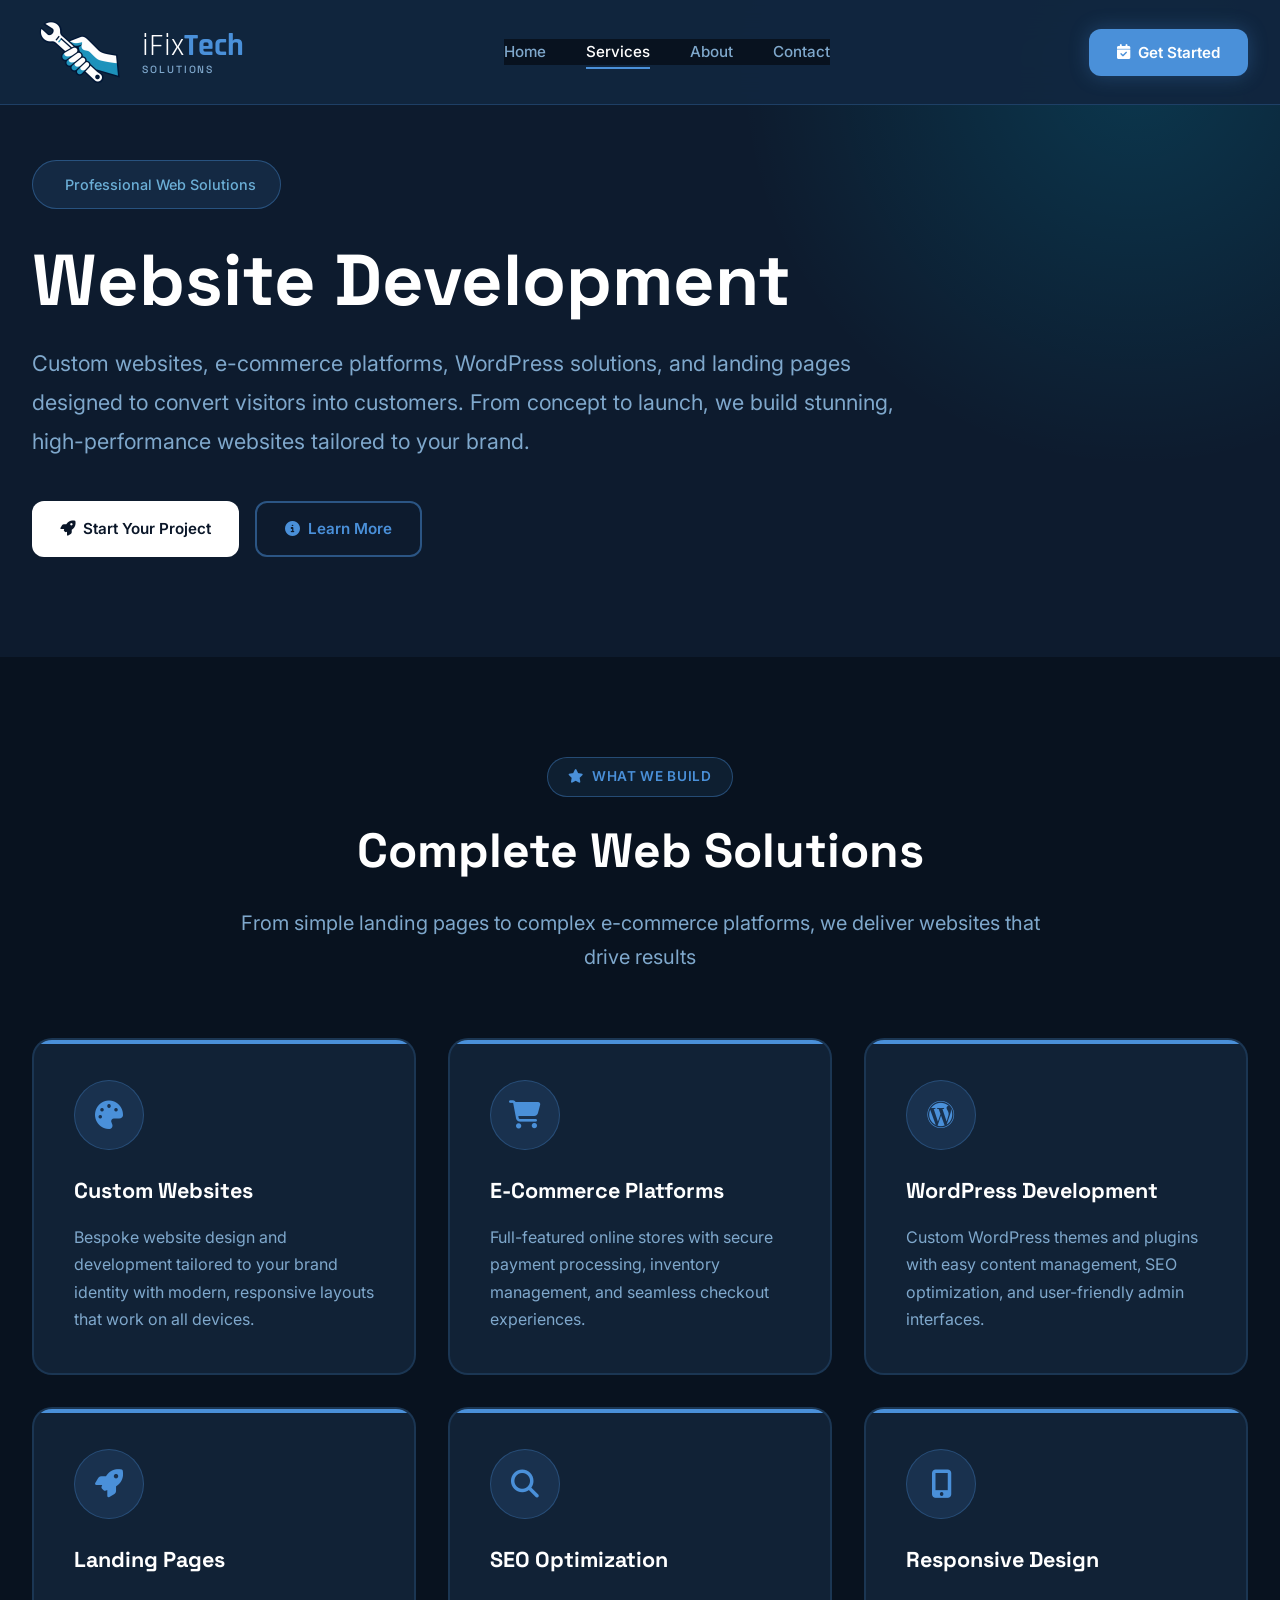
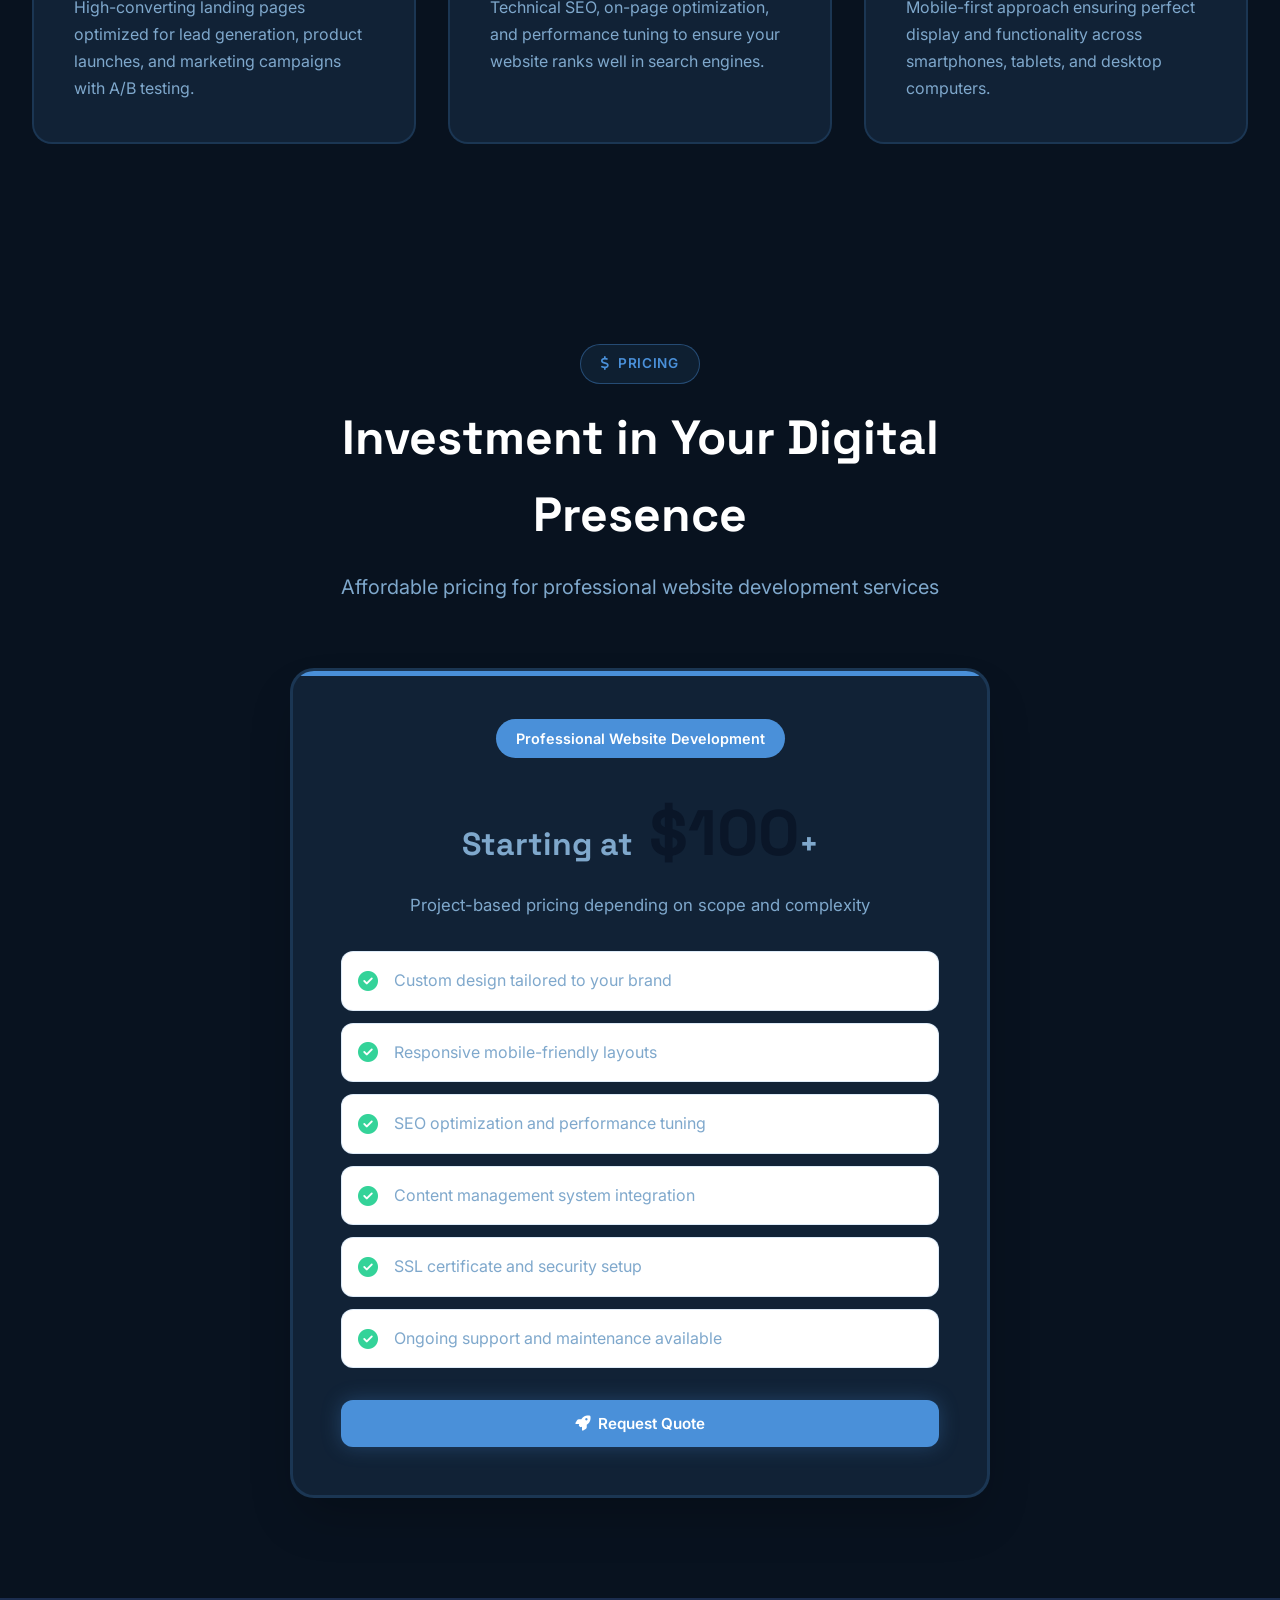
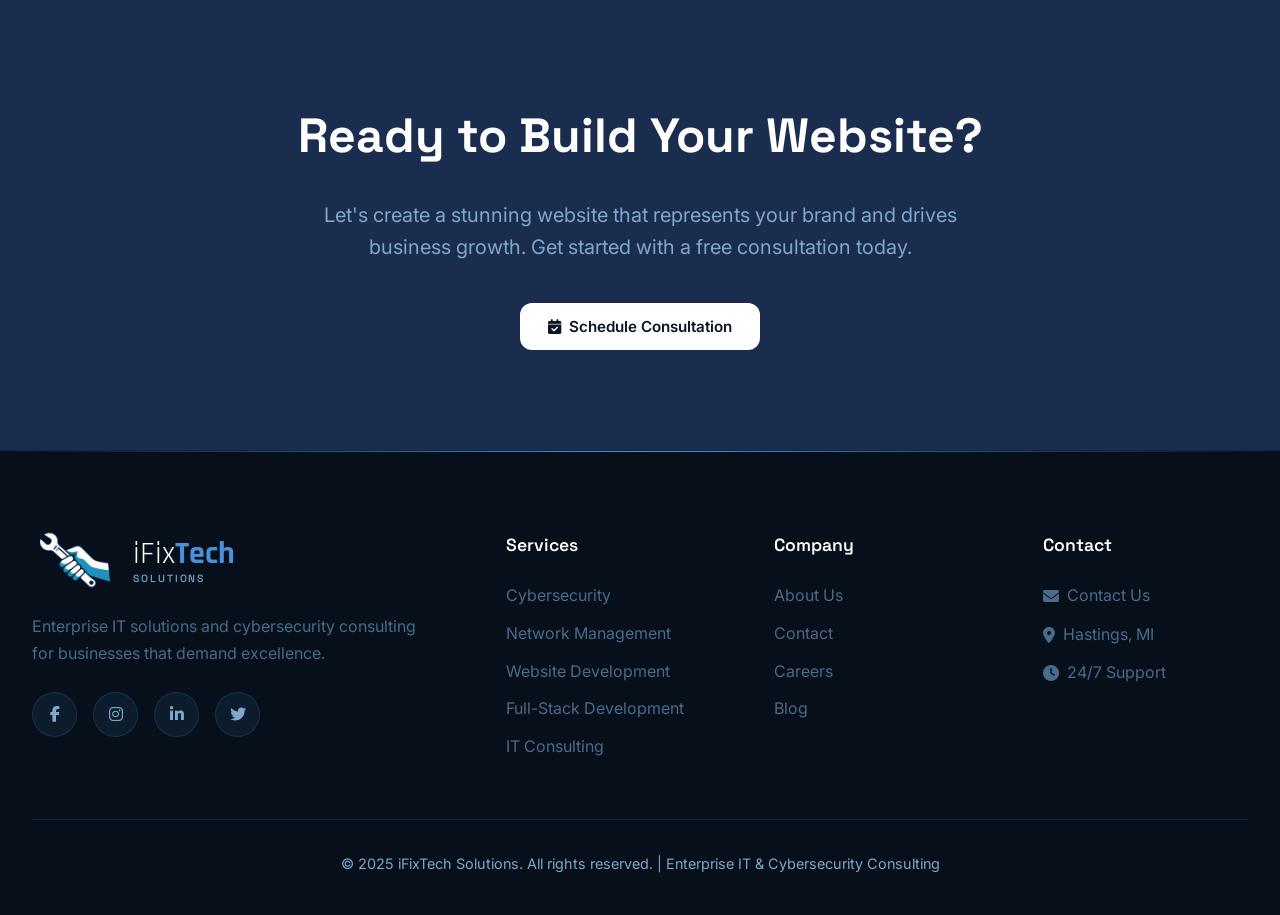
<file: web-development.html>
<!DOCTYPE html>
<html lang="en">
<head>
    <meta charset="UTF-8">
    <meta name="viewport" content="width=device-width, initial-scale=1.0">
    <title>Website Development - iFixTech Solutions</title>
    <link rel="stylesheet" href="https://cdnjs.cloudflare.com/ajax/libs/font-awesome/6.4.0/css/all.min.css">
    <link href="https://fonts.googleapis.com/css2?family=Inter:wght@300;400;500;600;700;800&family=Space+Grotesk:wght@400;500;600;700&display=swap" rel="stylesheet">
    <style>
        :root{--primary-navy:#0A1628;--primary-cyan:#00D4FF;--primary-purple:#8B5CF6;--accent-blue:#0066FF;--dark-bg:#0F172A;--darker-bg:#020617;--light:#FFF;--gray-50:#F8FAFC;--gray-100:#F1F5F9;--gray-200:#E2E8F0;--gray-400:#94A3B8;--gray-600:#475569;--gray-700:#334155;--gray-800:#1E293B;--success:#10B981;--font-primary:'Inter',sans-serif;--font-display:'Space Grotesk',sans-serif;--shadow-lg:0 10px 15px -3px rgba(0,0,0,.1),0 4px 6px -2px rgba(0,0,0,.05);--shadow-xl:0 20px 25px -5px rgba(0,0,0,.1),0 10px 10px -5px rgba(0,0,0,.04);--shadow-2xl:0 25px 50px -12px rgba(0,0,0,.25);--shadow-glow:0 0 20px rgba(0,212,255,.3)}*{margin:0;padding:0;box-sizing:border-box}html{scroll-behavior:smooth}body{font-family:var(--font-primary);line-height:1.6;color:var(--gray-800);background:var(--light);overflow-x:hidden}.container{max-width:1280px;margin:0 auto;padding:0 2rem}.grid-background{position:fixed;top:0;left:0;width:100%;height:100%;z-index:-1;background:linear-gradient(90deg,rgba(0,212,255,.03) 1px,transparent 1px),linear-gradient(rgba(0,212,255,.03) 1px,transparent 1px);background-size:50px 50px;animation:gridMove 20s linear infinite}@keyframes gridMove{0%{transform:translate(0,0)}100%{transform:translate(50px,50px)}}.header{position:fixed;top:0;left:0;right:0;background:rgba(255,255,255,.95);-webkit-backdrop-filter:blur(20px); backdrop-filter:blur(20px)border-bottom:1px solid var(--gray-200);z-index:1000;transition:all .3s}.header.scrolled{background:rgba(255,255,255,.98);box-shadow:var(--shadow-lg)}.nav{display:flex;justify-content:space-between;align-items:center;padding:1.25rem 0}.logo{display:flex;align-items:center;gap:.75rem;font-size:1.5rem;font-weight:700;color:var(--primary-navy);text-decoration:none;font-family:var(--font-display);transition:transform .3s}.logo:hover{transform:scale(1.05)}.logo-icon{width:40px;height:40px;background:linear-gradient(135deg,var(--primary-cyan),var(--primary-purple));border-radius:10px;display:flex;align-items:center;justify-content:center;color:#fff;position:relative;overflow:hidden}.logo-icon::before{content:'';position:absolute;top:-50%;left:-50%;width:200%;height:200%;background:linear-gradient(45deg,transparent,rgba(255,255,255,.3),transparent);animation:shine 3s infinite}@keyframes shine{0%{transform:translateX(-100%) translateY(-100%) rotate(45deg)}100%{transform:translateX(100%) translateY(100%) rotate(45deg)}}.logo-text{display:flex;flex-direction:column;line-height:1.2}.logo-main{font-size:1.5rem;font-weight:700}.logo-sub{font-size:.75rem;font-weight:500;color:var(--primary-cyan);letter-spacing:.05em}.nav-links{display:flex;list-style:none;gap:2.5rem;align-items:center}.nav-links a{text-decoration:none;color:var(--gray-700);font-weight:500;font-size:.95rem;transition:all .3s;position:relative;padding:.5rem 0}.nav-links a::after{content:'';position:absolute;bottom:0;left:0;width:0;height:2px;background:linear-gradient(90deg,var(--primary-cyan),var(--primary-purple));transition:width .3s}.nav-links a:hover::after,.nav-links a.active::after{width:100%}.nav-links a:hover,.nav-links a.active{color:var(--primary-cyan)}.btn{display:inline-flex;align-items:center;gap:.5rem;padding:.875rem 1.75rem;border:none;border-radius:12px;font-weight:600;font-size:.95rem;text-decoration:none;cursor:pointer;transition:all .3s;position:relative;overflow:hidden;font-family:var(--font-primary)}.btn::before{content:'';position:absolute;top:0;left:-100%;width:100%;height:100%;background:linear-gradient(90deg,transparent,rgba(255,255,255,.2),transparent);transition:left .5s}.btn:hover::before{left:100%}.btn-primary{background:linear-gradient(135deg,var(--primary-cyan),var(--accent-blue));color:#fff;box-shadow:0 4px 15px rgba(0,212,255,.4)}.btn-primary:hover{transform:translateY(-2px);box-shadow:0 8px 25px rgba(0,212,255,.5)}.btn-outline{background:0 0;color:var(--primary-cyan);border:2px solid var(--primary-cyan)}.btn-outline:hover{background:var(--primary-cyan);color:#fff}.mobile-menu{display:none;background:0 0;border:none;font-size:1.5rem;color:var(--gray-700);cursor:pointer}.hero{padding:160px 0 100px;background:linear-gradient(135deg,var(--primary-navy) 0%,var(--darker-bg) 100%);color:#fff;position:relative;overflow:hidden}.hero::before{content:'';position:absolute;top:-50%;right:-20%;width:800px;height:800px;background:radial-gradient(circle,rgba(0,212,255,.15) 0%,transparent 70%);animation:pulse 4s ease-in-out infinite}@keyframes pulse{0%,100%{transform:scale(1);opacity:.5}50%{transform:scale(1.1);opacity:.8}}.hero-content{position:relative;z-index:1;max-width:900px}.hero-badge{display:inline-flex;align-items:center;gap:.5rem;background:rgba(0,212,255,.2);border:1px solid rgba(0,212,255,.4);padding:.75rem 1.5rem;border-radius:50px;font-size:.9rem;font-weight:500;margin-bottom:2rem;animation:slideInUp 1s ease-out}@keyframes slideInUp{from{opacity:0;transform:translateY(30px)}to{opacity:1;transform:translateY(0)}}.hero-title{font-size:4.5rem;font-weight:800;margin-bottom:1.5rem;font-family:var(--font-display);line-height:1.1;animation:slideInUp 1s ease-out .2s both}.hero-subtitle{font-size:1.35rem;opacity:.9;line-height:1.8;margin-bottom:2.5rem;animation:slideInUp 1s ease-out .4s both}.hero-buttons{display:flex;gap:1rem;flex-wrap:wrap;animation:slideInUp 1s ease-out .6s both}.btn-white{background:#fff;color:var(--primary-navy)}.btn-white:hover{background:var(--gray-100)}.features-section{padding:100px 0;background:#fff}.section-header{text-align:center;max-width:800px;margin:0 auto 4rem}.section-badge{display:inline-flex;align-items:center;gap:.5rem;background:linear-gradient(135deg,rgba(0,212,255,.1),rgba(139,92,246,.1));border:1px solid rgba(0,212,255,.3);padding:.5rem 1.25rem;border-radius:50px;font-size:.85rem;font-weight:600;color:var(--primary-cyan);margin-bottom:1rem;letter-spacing:.05em;text-transform:uppercase}.section-title{font-size:3rem;font-weight:800;color:var(--primary-navy);margin-bottom:1rem;font-family:var(--font-display)}.section-subtitle{font-size:1.25rem;color:var(--gray-600);line-height:1.7}.features-grid{display:grid;grid-template-columns:repeat(3,1fr);gap:2rem}.feature-card{background:linear-gradient(135deg,var(--gray-50),var(--light));border:2px solid var(--gray-200);border-radius:20px;padding:2.5rem;transition:all .4s;position:relative;overflow:hidden}.feature-card::before{content:'';position:absolute;top:0;left:0;right:0;height:4px;background:linear-gradient(90deg,var(--primary-cyan),var(--primary-purple))}.feature-card:hover{transform:translateY(-8px);border-color:var(--primary-cyan);box-shadow:var(--shadow-2xl)}.feature-icon{width:70px;height:70px;background:linear-gradient(135deg,var(--primary-cyan),var(--primary-purple));border-radius:50%;display:flex;align-items:center;justify-content:center;color:#fff;font-size:1.75rem;margin-bottom:1.5rem;box-shadow:var(--shadow-glow);transition:transform .4s}.feature-card:hover .feature-icon{transform:scale(1.1) rotate(5deg)}.feature-card h3{font-size:1.35rem;font-weight:700;color:var(--primary-navy);margin-bottom:1rem;font-family:var(--font-display)}.feature-card p{color:var(--gray-600);line-height:1.7}.pricing-section{padding:100px 0;background:linear-gradient(135deg,var(--gray-50) 0%,var(--light) 100%)}.pricing-card{max-width:700px;margin:0 auto;background:linear-gradient(135deg,var(--gray-50),var(--light));border:3px solid var(--primary-cyan);border-radius:24px;padding:3rem;text-align:center;box-shadow:var(--shadow-2xl);position:relative;overflow:hidden}.pricing-card::before{content:'';position:absolute;top:0;left:0;right:0;height:5px;background:linear-gradient(90deg,var(--primary-cyan),var(--primary-purple))}.pricing-badge{display:inline-block;background:linear-gradient(135deg,var(--primary-cyan),var(--primary-purple));color:#fff;padding:.5rem 1.25rem;border-radius:50px;font-size:.9rem;font-weight:600;margin-bottom:1.5rem}.pricing-amount{font-size:4rem;font-weight:800;color:var(--primary-navy);margin-bottom:.5rem;font-family:var(--font-display)}.pricing-amount span{font-size:2rem;color:var(--gray-600)}.pricing-note{color:var(--gray-600);margin-bottom:2rem;font-size:1.05rem}.pricing-features{list-style:none;text-align:left;margin-bottom:2rem}.pricing-features li{display:flex;align-items:center;gap:1rem;padding:1rem;margin-bottom:.75rem;background:#fff;border-radius:12px;border:1px solid var(--gray-200)}.pricing-features i{color:var(--success);font-size:1.25rem}.cta-section{padding:100px 0;background:linear-gradient(135deg,var(--primary-navy) 0%,var(--darker-bg) 100%);color:#fff;text-align:center}.cta-title{font-size:3rem;font-weight:800;margin-bottom:1.5rem;font-family:var(--font-display)}.cta-subtitle{font-size:1.25rem;opacity:.9;margin-bottom:2.5rem;max-width:700px;margin-left:auto;margin-right:auto}.cta-buttons{display:flex;gap:1rem;justify-content:center;flex-wrap:wrap}.footer{background:linear-gradient(135deg,var(--primary-navy),var(--darker-bg));color:#fff;padding:80px 0 40px;position:relative}.footer::before{content:'';position:absolute;top:0;left:0;right:0;height:1px;background:linear-gradient(90deg,transparent,var(--primary-cyan),transparent)}.footer-content{display:grid;grid-template-columns:2fr 1fr 1fr 1fr;gap:4rem;margin-bottom:3rem}.footer-section h4{font-size:1.1rem;font-weight:600;margin-bottom:1.5rem;font-family:var(--font-display)}.footer-section p{color:var(--gray-400);margin-bottom:1.5rem;line-height:1.7}.footer-links{list-style:none}.footer-links li{margin-bottom:.75rem}.footer-links a{color:var(--gray-400);text-decoration:none;transition:all .3s;display:inline-flex;align-items:center;gap:.5rem}.footer-links a:hover{color:var(--primary-cyan);transform:translateX(5px)}.social-links{display:flex;gap:1rem;margin-top:1.5rem}.social-links a{width:45px;height:45px;background:rgba(255,255,255,.1);border:1px solid rgba(255,255,255,.2);border-radius:50%;display:flex;align-items:center;justify-content:center;color:var(--gray-400);text-decoration:none;transition:all .3s}.social-links a:hover{background:linear-gradient(135deg,var(--primary-cyan),var(--primary-purple));color:#fff;border-color:transparent;transform:translateY(-3px)}.footer-bottom{border-top:1px solid rgba(255,255,255,.1);padding-top:2rem;text-align:center;color:var(--gray-400);font-size:.9rem}@media (max-width:1024px){.features-grid{grid-template-columns:repeat(2,1fr)}.footer-content{grid-template-columns:1fr 1fr}}@media (max-width:768px){.nav-links{display:none;position:fixed;top:80px;left:0;width:100%;height:calc(100vh - 80px);background:rgba(255,255,255,.98);-webkit-backdrop-filter:blur(20px); backdrop-filter:blur(20px)flex-direction:column;justify-content:center;align-items:center;box-shadow:var(--shadow-xl);gap:2rem}.nav-links.active{display:flex}.mobile-menu{display:block}.hero{padding:140px 0 80px}.hero-title{font-size:2.5rem}.section-title{font-size:2rem}.features-grid{grid-template-columns:1fr}.pricing-amount{font-size:3rem}.footer-content{grid-template-columns:1fr;gap:2rem}}.fade-in{opacity:0;transform:translateY(30px);transition:all .8s}.fade-in.visible{opacity:1;transform:translateY(0)}
    </style>
<link href="https://fonts.googleapis.com/css2?family=Rajdhani:wght@400;500;600;700&display=swap" rel="stylesheet">
<link rel="stylesheet" href="styles.css">
<link rel="stylesheet" href="mobile-nav.css">
</head>
<body>
    <div class="grid-background"></div>
    <header class="header">
        <div class="container">
            <nav class="nav">
                <a href="index.html" class="logo">
                    <img src="logo-icon.webp" alt="iFixTech" class="logo-img"><div class="logo-text"><div class="logo-name"><span class="logo-ifix">iFix</span><span class="logo-tech">Tech</span></div><div class="logo-sub">Solutions</div></div>
                </a>
                <ul class="nav-links">
                    <li><a href="index.html">Home</a></li>
                    <li><a href="services.html" class="active">Services</a></li>
                    <li><a href="about.html">About</a></li>
                    <li><a href="contact.html">Contact</a></li>
                    <li class="nav-extra"><a href="contact.html" class="nav-cta"><i class="fas fa-calendar-check"></i> Get a Free Consultation</a><a href="mailto:ifixtechofficial@gmail.com" class="nav-mail"><i class="fas fa-envelope"></i> ifixtechofficial@gmail.com</a></li>
                </ul>
                <div style="display:flex;gap:1rem;align-items:center">
                    <button onclick="openConsultationModal()" class="btn btn-primary"><i class="fas fa-calendar-check"></i> Get Started</button>
                    <button class="mobile-menu" id="mobileMenuBtn"><i class="fas fa-bars"></i></button>
                </div>
            </nav>
        </div>
    </header>

    <section class="hero">
        <div class="container">
            <div class="hero-content">
                <div class="hero-badge"><i class="fas fa-browser"></i> Professional Web Solutions</div>
                <h1 class="hero-title">Website Development</h1>
                <p class="hero-subtitle">Custom websites, e-commerce platforms, WordPress solutions, and landing pages designed to convert visitors into customers. From concept to launch, we build stunning, high-performance websites tailored to your brand.</p>
                <div class="hero-buttons">
                    <button onclick="openConsultationModal()" class="btn btn-white"><i class="fas fa-rocket"></i> Start Your Project</button>
                    <a href="#features" class="btn btn-outline" style="border-color:#fff;color:#fff"><i class="fas fa-info-circle"></i> Learn More</a>
                </div>
            </div>
        </div>
    </section>

    <section class="features-section" id="features">
        <div class="container">
            <div class="section-header fade-in">
                <div class="section-badge"><i class="fas fa-star"></i> What We Build</div>
                <h2 class="section-title">Complete Web Solutions</h2>
                <p class="section-subtitle">From simple landing pages to complex e-commerce platforms, we deliver websites that drive results</p>
            </div>
            <div class="features-grid">
                <div class="feature-card fade-in">
                    <div class="feature-icon"><i class="fas fa-palette"></i></div>
                    <h3>Custom Websites</h3>
                    <p>Bespoke website design and development tailored to your brand identity with modern, responsive layouts that work on all devices.</p>
                </div>
                <div class="feature-card fade-in">
                    <div class="feature-icon"><i class="fas fa-shopping-cart"></i></div>
                    <h3>E-Commerce Platforms</h3>
                    <p>Full-featured online stores with secure payment processing, inventory management, and seamless checkout experiences.</p>
                </div>
                <div class="feature-card fade-in">
                    <div class="feature-icon"><i class="fab fa-wordpress"></i></div>
                    <h3>WordPress Development</h3>
                    <p>Custom WordPress themes and plugins with easy content management, SEO optimization, and user-friendly admin interfaces.</p>
                </div>
                <div class="feature-card fade-in">
                    <div class="feature-icon"><i class="fas fa-rocket"></i></div>
                    <h3>Landing Pages</h3>
                    <p>High-converting landing pages optimized for lead generation, product launches, and marketing campaigns with A/B testing.</p>
                </div>
                <div class="feature-card fade-in">
                    <div class="feature-icon"><i class="fas fa-search"></i></div>
                    <h3>SEO Optimization</h3>
                    <p>Technical SEO, on-page optimization, and performance tuning to ensure your website ranks well in search engines.</p>
                </div>
                <div class="feature-card fade-in">
                    <div class="feature-icon"><i class="fas fa-mobile-alt"></i></div>
                    <h3>Responsive Design</h3>
                    <p>Mobile-first approach ensuring perfect display and functionality across smartphones, tablets, and desktop computers.</p>
                </div>
            </div>
        </div>
    </section>

    <section class="pricing-section">
        <div class="container">
            <div class="section-header fade-in">
                <div class="section-badge"><i class="fas fa-dollar-sign"></i> Pricing</div>
                <h2 class="section-title">Investment in Your Digital Presence</h2>
                <p class="section-subtitle">Affordable pricing for professional website development services</p>
            </div>
            <div class="pricing-card fade-in">
                <div class="pricing-badge">Professional Website Development</div>
                <div class="pricing-amount"><span>Starting at</span> $100<span>+</span></div>
                <p class="pricing-note">Project-based pricing depending on scope and complexity</p>
                <ul class="pricing-features">
                    <li><i class="fas fa-check-circle"></i><span>Custom design tailored to your brand</span></li>
                    <li><i class="fas fa-check-circle"></i><span>Responsive mobile-friendly layouts</span></li>
                    <li><i class="fas fa-check-circle"></i><span>SEO optimization and performance tuning</span></li>
                    <li><i class="fas fa-check-circle"></i><span>Content management system integration</span></li>
                    <li><i class="fas fa-check-circle"></i><span>SSL certificate and security setup</span></li>
                    <li><i class="fas fa-check-circle"></i><span>Ongoing support and maintenance available</span></li>
                </ul>
                <button onclick="openConsultationModal()" class="btn btn-primary" style="width:100%;justify-content:center"><i class="fas fa-rocket"></i> Request Quote</button>
            </div>
        </div>
    </section>

    <section class="cta-section">
        <div class="container">
            <div class="fade-in">
                <h2 class="cta-title">Ready to Build Your Website?</h2>
                <p class="cta-subtitle">Let's create a stunning website that represents your brand and drives business growth. Get started with a free consultation today.</p>
                <div class="cta-buttons">
                    <button onclick="openConsultationModal()" class="btn btn-white"><i class="fas fa-calendar-check"></i> Schedule Consultation</button>
                </div>
            </div>
        </div>
    </section>

    <footer class="footer">
        <div class="container">
            <div class="footer-content">
                <div class="footer-section">
                    <div class="logo" style="color:#fff;margin-bottom:1.5rem">
                        <img src="logo-icon.webp" alt="iFixTech" class="logo-img" style="height:58px;"><div class="logo-text"><div class="logo-name"><span class="logo-ifix">iFix</span><span class="logo-tech">Tech</span></div><div class="logo-sub">Solutions</div></div>
                    </div>
                    <p>Enterprise IT solutions and cybersecurity consulting for businesses that demand excellence.</p>
                    <div class="social-links">
                        <a href="https://www.facebook.com/profile.php?id=61572289192480" aria-label="Facebook"><i class="fab fa-facebook-f"></i></a>
                        <a href="https://www.instagram.com/ifixtechofficial/" aria-label="Instagram"><i class="fab fa-instagram"></i></a>
                        <a href="#" aria-label="LinkedIn"><i class="fab fa-linkedin-in"></i></a>
                        <a href="#" aria-label="Twitter"><i class="fab fa-twitter"></i></a>
                    </div>
                </div>
                <div class="footer-section">
                    <h4>Services</h4>
                    <ul class="footer-links">
                        <li><a href="cybersecurity.html">Cybersecurity</a></li>
                        <li><a href="network-management.html">Network Management</a></li>
                        <li><a href="website-development.html">Website Development</a></li>
                        <li><a href="fullstack-development.html">Full-Stack Development</a></li>
                        <li><a href="consulting.html">IT Consulting</a></li>
                    </ul>
                </div>
                <div class="footer-section">
                    <h4>Company</h4>
                    <ul class="footer-links">
                        <li><a href="about.html">About Us</a></li>
                        <li><a href="contact.html">Contact</a></li>
                        <li><a href="#">Careers</a></li>
                        <li><a href="#">Blog</a></li>
                    </ul>
                </div>
                <div class="footer-section">
                    <h4>Contact</h4>
                    <ul class="footer-links">
                        <li><a href="mailto:ifixtechofficial@gmail.com"><i class="fas fa-envelope"></i> Contact Us</a></li>
                        <li><a href="#"><i class="fas fa-map-marker-alt"></i> Hastings, MI</a></li>
                        <li><a href="#"><i class="fas fa-clock"></i> 24/7 Support</a></li>
                    </ul>
                </div>
            </div>
            <div class="footer-bottom">
                <p>&copy; 2025 iFixTech Solutions. All rights reserved. | Enterprise IT & Cybersecurity Consulting</p>
            </div>
        </div>
    </footer>

    <script>
        const m=document.getElementById('mobileMenuBtn'),n=document.querySelector('.nav-links');m.addEventListener('click',()=>{n.classList.toggle('active');const i=m.querySelector('i');i.classList.toggle('fa-bars');i.classList.toggle('fa-times')});window.addEventListener('scroll',()=>{const h=document.querySelector('.header');window.scrollY>50?h.classList.add('scrolled'):h.classList.remove('scrolled')});const o=new IntersectionObserver(e=>{e.forEach(t=>{t.isIntersecting&&t.target.classList.add('visible')})},{threshold:.1,rootMargin:'0px 0px -50px 0px'});document.querySelectorAll('.fade-in').forEach(e=>o.observe(e));document.querySelectorAll('a[href^="#"]').forEach(a=>{a.addEventListener('click',function(e){e.preventDefault();const t=document.querySelector(this.getAttribute('href'));if(t){const r=t.getBoundingClientRect().top+window.pageYOffset-80;window.scrollTo({top:r,behavior:'smooth'})}})});
    </script>


    <!-- Consultation Modal -->
    <div id="consultationModal" class="modal" style="display:none">
        <div class="modal-content" style="max-width:600px;margin:8% auto;padding:0;border-radius:20px;overflow:hidden">
            <div style="background:linear-gradient(135deg,var(--primary-cyan),var(--accent-blue));padding:2rem;color:#fff">
                <button class="modal-close" onclick="closeConsultationModal()" style="float:right;background:none;border:none;color:#fff;font-size:2rem;cursor:pointer;line-height:1">&times;</button>
                <h2 style="font-family:var(--font-display);font-size:2rem;margin-bottom:0.5rem">Schedule Consultation</h2>
                <p style="opacity:0.9;font-size:1rem">Get expert guidance for your project</p>
            </div>
            <form id="consultationForm" action="https://formspree.io/f/xnnnrgrb" method="POST" style="padding:2rem">
                <div style="display:grid;grid-template-columns:1fr 1fr;gap:1rem;margin-bottom:1rem">
                    <input type="text" name="firstName" placeholder="First Name" required style="padding:0.875rem;border:2px solid var(--gray-200);border-radius:8px;font-size:1rem">
                    <input type="text" name="lastName" placeholder="Last Name" required style="padding:0.875rem;border:2px solid var(--gray-200);border-radius:8px;font-size:1rem">
                </div>
                <input type="email" name="email" placeholder="Email Address" required style="width:100%;padding:0.875rem;border:2px solid var(--gray-200);border-radius:8px;font-size:1rem;margin-bottom:1rem">
                <input type="tel" name="phone" placeholder="Phone Number" style="width:100%;padding:0.875rem;border:2px solid var(--gray-200);border-radius:8px;font-size:1rem;margin-bottom:1rem">
                <select name="service" required style="width:100%;padding:0.875rem;border:2px solid var(--gray-200);border-radius:8px;font-size:1rem;margin-bottom:1rem">
                    <option value="">Select Service</option>
                    <option value="cybersecurity">Cybersecurity</option>
                    <option value="network">Network Management</option>
                    <option value="website">Website Development</option>
                    <option value="fullstack">Full-Stack Development</option>
                    <option value="consulting">IT Consulting</option>
                    <option value="device-repair">Device Repair</option>
                </select>
                <textarea name="message" placeholder="Tell us about your project..." rows="4" required style="width:100%;padding:0.875rem;border:2px solid var(--gray-200);border-radius:8px;font-size:1rem;margin-bottom:1rem;resize:vertical"></textarea>
                <button type="submit" class="btn btn-primary" style="width:100%;justify-content:center;padding:1rem;font-size:1rem"><i class="fas fa-paper-plane"></i> Send Request</button>
            </form>
        </div>
    </div>

    <script>
        function openConsultationModal(){document.getElementById("consultationModal").style.display="block";document.body.style.overflow="hidden"}
        function closeConsultationModal(){document.getElementById("consultationModal").style.display="none";document.body.style.overflow="auto"}
        window.onclick=function(e){const m=document.getElementById("consultationModal");if(e.target===m){closeConsultationModal()}}
        document.addEventListener("keydown",function(e){if(e.key==="Escape"){closeConsultationModal()}})
        document.getElementById("consultationForm")?.addEventListener("submit",async function(e){e.preventDefault();const form=this;const btn=form.querySelector("button[type=submit]");const originalText=btn.innerHTML;btn.innerHTML="<i class=\"fas fa-spinner fa-spin\"></i> Sending...";btn.disabled=true;try{const response=await fetch(form.action,{method:"POST",body:new FormData(form),headers:{"Accept":"application/json"}});if(response.ok){btn.innerHTML="<i class=\"fas fa-check\"></i> Sent!";btn.style.background="var(--success)";form.reset();setTimeout(()=>{closeConsultationModal();btn.innerHTML=originalText;btn.style.background="";btn.disabled=false},2000)}else{throw new Error("Failed")}}catch(error){btn.innerHTML="<i class=\"fas fa-exclamation-triangle\"></i> Error";btn.style.background="var(--danger)";setTimeout(()=>{btn.innerHTML=originalText;btn.style.background="";btn.disabled=false},3000)}})
    </script>
</body>
</html>
</file>
<file: mobile-nav.css>
/* Shared mobile navigation — loaded last on every page */

.nav-extra { display: none !important; }

@media (max-width: 768px) {
    /* backdrop-filter would make the fixed menu size itself to the header, not the screen */
    .header {
        -webkit-backdrop-filter: none !important;
        backdrop-filter: none !important;
        background: #11263F !important;
    }
    .header .nav { padding: 0.65rem 0 !important; }
    .header .btn, .nav > div > .btn, .header .btn-primary,
    #openModal { display: none !important; }

    /* ── Hamburger button ── */
    .mobile-menu {
        display: block !important;
        position: relative !important;
        width: 44px !important; height: 44px !important;
        padding: 0 !important; margin: 0 !important;
        border: 1px solid rgba(74,144,217,0.35) !important;
        border-radius: 12px !important;
        background: rgba(74,144,217,0.1) !important;
        font-size: 0 !important; color: transparent !important;
        cursor: pointer;
        -webkit-tap-highlight-color: transparent;
        transition: background 0.25s, border-color 0.25s;
        flex-shrink: 0;
    }
    .mobile-menu i { display: none !important; }
    .mobile-menu::before,
    .mobile-menu::after {
        content: '';
        position: absolute;
        left: 11px;
        width: 20px; height: 2px;
        border-radius: 2px;
        background: #FFFFFF;
        transition: top 0.3s cubic-bezier(.4,0,.2,1), transform 0.3s cubic-bezier(.4,0,.2,1), box-shadow 0.2s, width 0.3s;
    }
    .mobile-menu::before { top: 13px; box-shadow: 0 7px 0 #FFFFFF; }
    .mobile-menu::after  { top: 27px; width: 13px; }

    .nav:has(.nav-links.open) .mobile-menu,
    .nav:has(.nav-links.active) .mobile-menu {
        background: rgba(74,144,217,0.2) !important;
        border-color: rgba(74,144,217,0.6) !important;
    }
    .nav:has(.nav-links.open) .mobile-menu::before,
    .nav:has(.nav-links.active) .mobile-menu::before {
        top: 20px; transform: rotate(45deg); box-shadow: 0 0 0 transparent;
    }
    .nav:has(.nav-links.open) .mobile-menu::after,
    .nav:has(.nav-links.active) .mobile-menu::after {
        top: 20px; width: 20px; transform: rotate(-45deg);
    }

    /* ── Full-screen panel (sits under the logo + button, over everything else) ── */
    .nav-links {
        display: flex !important;
        position: fixed !important;
        top: 0 !important; left: 0 !important; right: 0 !important; bottom: auto !important;
        width: 100% !important;
        height: 100vh !important;
        height: 100dvh !important;
        z-index: -1 !important;
        margin: 0 !important;
        padding: 96px 24px calc(28px + env(safe-area-inset-bottom, 0px)) !important;
        list-style: none !important;
        flex-direction: column !important;
        justify-content: flex-start !important;
        align-items: stretch !important;
        gap: 0 !important;
        overflow-y: auto !important;
        background:
            radial-gradient(120% 60% at 100% 0%, rgba(74,144,217,0.16), transparent 60%),
            radial-gradient(80% 50% at 0% 100%, rgba(74,144,217,0.08), transparent 70%),
            #08121F !important;
        border: none !important;
        box-shadow: none !important;
        -webkit-backdrop-filter: none !important;
        backdrop-filter: none !important;
        counter-reset: navitem;
        opacity: 0;
        visibility: hidden;
        pointer-events: none;
        transition: opacity 0.3s ease, visibility 0s linear 0.3s;
    }
    .nav-links.open,
    .nav-links.active {
        opacity: 1;
        visibility: visible;
        pointer-events: auto;
        transition: opacity 0.3s ease, visibility 0s linear 0s;
    }

    .nav-links > li {
        width: 100% !important;
        margin: 0 !important;
        border-bottom: 1px solid rgba(74,144,217,0.14);
        opacity: 0;
        transform: translateY(14px);
        transition: opacity 0.35s ease, transform 0.35s cubic-bezier(.2,.7,.3,1);
    }
    .nav-links.open > li, .nav-links.active > li { opacity: 1; transform: none; }
    .nav-links.open > li:nth-child(1), .nav-links.active > li:nth-child(1) { transition-delay: 0.05s; }
    .nav-links.open > li:nth-child(2), .nav-links.active > li:nth-child(2) { transition-delay: 0.10s; }
    .nav-links.open > li:nth-child(3), .nav-links.active > li:nth-child(3) { transition-delay: 0.15s; }
    .nav-links.open > li:nth-child(4), .nav-links.active > li:nth-child(4) { transition-delay: 0.20s; }
    .nav-links.open > li:nth-child(5), .nav-links.active > li:nth-child(5) { transition-delay: 0.25s; }

    .nav-links > li:not(.nav-extra) > a {
        counter-increment: navitem;
        display: flex !important;
        align-items: center !important;
        gap: 1rem !important;
        width: 100% !important;
        padding: 1.15rem 0.25rem !important;
        font-family: 'Rajdhani', 'Arial Narrow', Arial, sans-serif !important;
        font-size: 1.9rem !important;
        font-weight: 600 !important;
        letter-spacing: 0.01em !important;
        line-height: 1.1 !important;
        color: #FFFFFF !important;
        text-decoration: none !important;
        background: none !important;
        border-radius: 8px;
        -webkit-tap-highlight-color: transparent;
        transition: color 0.2s, background 0.2s, padding 0.2s;
    }
    .nav-links > li:not(.nav-extra) > a::before {
        content: counter(navitem, decimal-leading-zero);
        font-family: 'Inter', -apple-system, BlinkMacSystemFont, 'Segoe UI', Roboto, sans-serif;
        font-size: 0.75rem;
        font-weight: 600;
        letter-spacing: 0.08em;
        font-variant-numeric: tabular-nums;
        color: #4A90D9;
        min-width: 1.6rem;
    }
    /* chevron replaces the desktop hover underline */
    .nav-links > li:not(.nav-extra) > a::after {
        content: '' !important;
        position: static !important;
        display: block !important;
        width: 9px !important; height: 9px !important;
        margin-left: auto !important;
        margin-right: 6px !important;
        background: none !important;
        border-top: 2px solid rgba(127,168,204,0.6) !important;
        border-right: 2px solid rgba(127,168,204,0.6) !important;
        transform: rotate(45deg) !important;
        transition: transform 0.2s, border-color 0.2s !important;
    }
    .nav-links > li:not(.nav-extra) > a:active { background: rgba(74,144,217,0.08) !important; }
    .nav-links > li:not(.nav-extra) > a.active { color: #4A90D9 !important; }
    .nav-links > li:not(.nav-extra) > a.active::after { border-color: #4A90D9 !important; }

    /* ── CTA + contact at the bottom ── */
    .nav-links > li.nav-extra {
        display: flex !important;
        flex-direction: column;
        gap: 1rem;
        margin-top: auto !important;
        padding-top: 2rem;
        border-bottom: none;
    }
    .nav-extra .nav-cta {
        display: flex !important;
        align-items: center; justify-content: center; gap: 0.6rem;
        width: 100%;
        padding: 1rem 1.25rem !important;
        border-radius: 10px;
        background: #4A90D9 !important;
        color: #FFFFFF !important;
        font-family: 'Inter', -apple-system, BlinkMacSystemFont, 'Segoe UI', Roboto, sans-serif !important;
        font-size: 1rem !important;
        font-weight: 600 !important;
        text-decoration: none !important;
        box-shadow: 0 0 24px rgba(74,144,217,0.35);
    }
    .nav-extra .nav-cta:active { background: #6BAED6 !important; }
    .nav-extra .nav-mail {
        display: flex !important;
        align-items: center; justify-content: center; gap: 0.5rem;
        padding: 0.25rem !important;
        color: #7FA8CC !important;
        font-family: 'Inter', -apple-system, BlinkMacSystemFont, 'Segoe UI', Roboto, sans-serif !important;
        font-size: 0.875rem !important;
        font-weight: 500 !important;
        text-decoration: none !important;
    }
    .nav-extra a::after, .nav-extra a::before { display: none !important; content: none !important; }

    html:has(.nav-links.open), html:has(.nav-links.active),
    body:has(.nav-links.open), body:has(.nav-links.active) { overflow: hidden !important; }
}

@media (max-width: 380px) {
    .nav-links > li:not(.nav-extra) > a { font-size: 1.65rem !important; padding: 1rem 0.25rem !important; }
}

@media (prefers-reduced-motion: reduce) {
    .nav-links, .nav-links > li, .mobile-menu::before, .mobile-menu::after { transition: none !important; }
}
</file>
<file: styles.css>
/* iFixTech — shared dark theme overrides (linked after page inline styles) */
:root {
    --primary-navy: #0A1628;
    --bg-page:    #08121F;
    --bg-surface: #0D1B2E;
    --bg-card:    #112236;
    --bg-raised:  #1B2D4F;
    --accent:     #4A90D9;
    --accent-lt:  #6BAED6;
    --accent-glow:rgba(74,144,217,0.22);
    --border:     rgba(74,144,217,0.18);
    --border-h:   rgba(74,144,217,0.5);
    --text-pri:   #FFFFFF;
    --text-sec:   #7FA8CC;
    --text-mut:   #4A6B8A;
    --success:    #34D399;
    /* Legacy variable compatibility */
    --primary-cyan:   #4A90D9;
    --primary-purple: #4A90D9;
    --accent-blue:    #4A90D9;
    --dark-bg:    #0D1B2E;
    --darker-bg:  #060F1A;
    --light:      #FFFFFF;
    --gray-50:    #0D1B2E;
    --gray-100:   #112236;
    --gray-200:   rgba(74,144,217,0.18);
    --gray-300:   rgba(74,144,217,0.25);
    --gray-400:   #4A6B8A;
    --gray-600:   #7FA8CC;
    --gray-700:   #8FA8C8;
    --gray-800:   #C8DDF0;
    --gray-900:   #0D1B2E;
    --shadow-glow:0 0 20px rgba(74,144,217,0.25);
    --font-disp:  'Rajdhani', 'Arial Narrow', Arial, sans-serif;
    --font-body:  'Inter', -apple-system, BlinkMacSystemFont, 'Segoe UI', Roboto, sans-serif;
    color-scheme: dark;
}

*, *::before, *::after { box-sizing: border-box; }

body {
    font-family: 'Inter', -apple-system, BlinkMacSystemFont, 'Segoe UI', Roboto, sans-serif;
    background: var(--bg-page) !important;
    color: #FFFFFF !important;
    overflow-x: hidden;
}
/* Force all text to be readable on dark background */
p { color: #7FA8CC !important; }
h1, h2, h3, h4, h5, h6 { color: #FFFFFF !important; }
li { color: #7FA8CC; }
span { color: inherit; }
label { color: #7FA8CC !important; }

/* ── GRID BG (disable old one, add dark version) ── */
.grid-background {
    background:
        linear-gradient(rgba(74,144,217,0.04) 1px, transparent 1px),
        linear-gradient(90deg, rgba(74,144,217,0.04) 1px, transparent 1px) !important;
    background-size: 48px 48px !important;
}

/* ── FLOATING ICONS ── */
.floating-icon { color: #4A90D9 !important; }

/* ── HEADER ── */
.header {
    background: rgba(17,38,63,0.96) !important;
    -webkit-backdrop-filter: blur(18px) !important;
    backdrop-filter: blur(18px) !important;
    border-bottom: 1px solid rgba(74,144,217,0.25) !important;
}
.header.scrolled { background: rgba(17,38,63,1) !important; }

/* ── LOGO ── */
.logo { color: #FFFFFF; text-decoration: none; display: flex; align-items: center; gap: 0.9rem; transition: opacity 0.2s; }
.logo:hover { opacity: 0.88; transform: none !important; }
.logo-img { height: 64px; width: auto; flex-shrink: 0; object-fit: contain; }
.logo-text { display: flex; flex-direction: column; line-height: 1.15; }
.logo-name { font-family: 'Rajdhani', sans-serif; font-size: 2rem; }
.logo-ifix { font-weight: 400; color: #FFFFFF; }
.logo-tech { font-weight: 700; color: #4A90D9; }
.logo-sub  { font-size: 0.65rem; letter-spacing: 0.18em; text-transform: uppercase; color: #7FA8CC; }
/* Hide old logo-icon (the square with shield/check) */
.logo-icon { display: none !important; }
/* Hide old logo-main / logo-sub text spans rendered beside the new img+text */
.logo > .logo-text > .logo-main { display: none; }

/* ── NAV LINKS ── */
.nav-links a { color: #7FA8CC !important; }
.nav-links a:hover, .nav-links a.active { color: #FFFFFF !important; }
.nav-links a::after { background: #4A90D9 !important; }
/* Mobile */
.nav-links { background: #08121F; }

/* ── BUTTONS ── */
.btn-primary {
    background: #4A90D9 !important;
    color: #fff !important;
    box-shadow: 0 0 20px rgba(74,144,217,0.3) !important;
    border-color: transparent !important;
}
.btn-primary:hover { background: #6BAED6 !important; box-shadow: 0 0 30px rgba(74,144,217,0.45) !important; }
.btn-outline { color: #4A90D9 !important; border-color: rgba(74,144,217,0.5) !important; background: transparent !important; }
.btn-outline:hover { background: rgba(74,144,217,0.12) !important; color: #fff !important; }
.btn-dark { background: #1B2D4F !important; }
.btn-white { background: #fff; color: #0A1628 !important; }
.btn-white:hover { background: rgba(255,255,255,0.12) !important; color: #fff !important; }
.mobile-menu { color: #7FA8CC !important; background: none !important; border: none !important; }

/* ── HERO ── */
.hero {
    background: var(--bg-surface) !important;
}
.hero-badge {
    background: rgba(74,144,217,0.12) !important;
    border-color: rgba(74,144,217,0.4) !important;
    color: #6BAED6 !important;
}
.hero-title { color: #FFFFFF !important; }
.hero-title .gradient-text,
.hero-title span {
    background: linear-gradient(135deg, #4A90D9, #6BAED6) !important;
    -webkit-background-clip: text !important;
    background-clip: text !important;
    -webkit-text-fill-color: transparent !important;
    color: transparent !important;
}
.hero-subtitle { color: #7FA8CC !important; }
.stat-number { color: #4A90D9 !important; background: none !important; -webkit-text-fill-color: #4A90D9 !important; }
.stat-label { color: #7FA8CC !important; }
.hero-card {
    background: var(--bg-card) !important;
    border-color: var(--border) !important;
    box-shadow: 0 0 60px rgba(74,144,217,0.08) !important;
}
.hero-card::before { background: linear-gradient(90deg, #4A90D9, #6BAED6) !important; }
.hero-card h3 { color: #FFFFFF !important; }
.hero-card p  { color: #7FA8CC !important; }
.security-icon { background: rgba(74,144,217,0.15) !important; border: 1px solid rgba(74,144,217,0.3); color: #4A90D9 !important; box-shadow: none !important; }
.feature-list li { color: #7FA8CC !important; }
.feature-list li i { color: #34D399 !important; }

/* ── SECTIONS ── */
.section-badge { background: rgba(74,144,217,0.1) !important; border-color: rgba(74,144,217,0.4) !important; color: #4A90D9 !important; }
.section-title { color: #FFFFFF !important; }
.section-subtitle, .section-sub { color: #7FA8CC !important; }
.services-section, .stats-section, .testimonials-section { background: var(--bg-page) !important; }
.process-section { background: var(--bg-surface) !important; }

/* ── SERVICE CARDS ── */
.service-card {
    background: var(--bg-card) !important;
    border-color: var(--border) !important;
}
.service-card:hover { border-color: rgba(74,144,217,0.5) !important; box-shadow: 0 12px 40px rgba(74,144,217,0.12) !important; }
.service-card::before { background: linear-gradient(135deg, rgba(74,144,217,0.08), rgba(74,144,217,0.04)) !important; }
.service-icon { background: rgba(74,144,217,0.15) !important; box-shadow: none !important; color: #4A90D9 !important; border: 1px solid rgba(74,144,217,0.3); }
.service-title { color: #FFFFFF !important; }
.service-description { color: #7FA8CC !important; }
.service-features li { color: #7FA8CC !important; }
.service-features li i { color: #4A90D9 !important; }
.service-link { color: #4A90D9 !important; }

/* ── PROCESS ── */
.process-step { background: var(--bg-card) !important; border: 1px solid var(--border) !important; border-radius: 14px; padding: 2rem 1.5rem; }
.process-step:hover { border-color: rgba(74,144,217,0.5) !important; }
.process-number { background: linear-gradient(135deg, #4A90D9, #6BAED6) !important; box-shadow: none !important; }
.process-step h3 { color: #FFFFFF !important; }
.process-step p  { color: #7FA8CC !important; }

/* ── STATS ── */
.stats-section { background: #1B2D4F !important; }
.stat-card { background: rgba(255,255,255,0.02) !important; border-color: var(--border) !important; }
.stat-card:hover { border-color: rgba(74,144,217,0.5) !important; box-shadow: none !important; }
.stat-card .stat-number { color: #4A90D9 !important; -webkit-text-fill-color: #4A90D9 !important; background: none !important; }
.stat-card .stat-label { color: #7FA8CC !important; }

/* ── TESTIMONIALS ── */
.testimonial-card { background: var(--bg-card) !important; border-color: var(--border) !important; }
.testimonial-card:hover { border-color: rgba(74,144,217,0.5) !important; }
.testimonial-card::before { color: #4A90D9 !important; opacity: 0.3 !important; }
.testimonial-text { color: #7FA8CC !important; }
.author-info h4 { color: #FFFFFF !important; }
.author-info p  { color: #4A6B8A !important; }
.author-avatar { background: linear-gradient(135deg, #4A90D9, #6BAED6) !important; }

/* ── CTA SECTION ── */
.cta-section { background: #1B2D4F !important; }
.cta-section::before { background: radial-gradient(circle, rgba(74,144,217,0.15) 0%, transparent 65%) !important; }
.cta-title { color: #FFFFFF !important; }
.cta-subtitle { color: #7FA8CC !important; opacity: 1 !important; }

/* ── FOOTER ── */
.footer { background: #060F1A !important; border-top: 1px solid var(--border); }
.footer::before { background: linear-gradient(90deg, transparent, #4A90D9, transparent) !important; }
.footer-section h4, .footer-col h4 { color: #FFFFFF !important; }
.footer-section p { color: #4A6B8A !important; }
.footer-links a { color: #4A6B8A !important; }
.footer-links a:hover { color: #6BAED6 !important; }
.social-links a, .social-row a {
    background: rgba(74,144,217,0.1) !important;
    border-color: var(--border) !important;
    color: #7FA8CC !important;
}
.social-links a:hover, .social-row a:hover { background: #4A90D9 !important; color: #fff !important; border-color: #4A90D9 !important; }
.footer-bottom { border-top-color: var(--border) !important; color: #4A6B8A !important; }

/* ── MODAL ── */
.modal { background: rgba(4,10,20,0.92) !important; }
.modal-content, .modal-box { background: var(--bg-card) !important; border: 1px solid var(--border) !important; }
.modal-content::before, .modal-box::before { background: linear-gradient(90deg, #4A90D9, #6BAED6) !important; }
.modal-header { border-bottom-color: var(--border) !important; }
.modal-title { color: #FFFFFF !important; }
.modal-subtitle, .modal-sub { color: #7FA8CC !important; }
.modal-close { background: #1B2D4F !important; border-color: var(--border) !important; color: #7FA8CC !important; }
.modal-close:hover { background: #EF4444 !important; color: #fff !important; }
.form-label { color: #7FA8CC !important; }
.form-input, .form-select, .form-textarea {
    background: #1B2D4F !important;
    border-color: var(--border) !important;
    color: #FFFFFF !important;
}
.form-input:focus, .form-select:focus, .form-textarea:focus {
    border-color: #4A90D9 !important;
    box-shadow: 0 0 0 3px rgba(74,144,217,0.2) !important;
    outline: none !important;
}
.form-input::placeholder, .form-textarea::placeholder { color: #4A6B8A !important; }
.form-select option { background: #112236; }
.form-submit { background: #4A90D9 !important; }
.form-submit:hover { background: #6BAED6 !important; }

/* ── PAGE HERO SECTIONS (inner pages) ── */
.page-hero, .about-hero, .services-hero, .contact-hero, .pricing-hero, .cyber-hero, .network-hero, .dev-hero, .fullstack-hero, .consulting-hero, .web-hero {
    background: var(--bg-surface) !important;
}
.page-hero h1, .hero-title { color: #FFFFFF !important; }

/* ── INNER CONTENT CARDS ── */
.value-card, .team-card, .contact-card, .pricing-card, .process-card, .faq-item, .about-card {
    background: var(--bg-card) !important;
    border-color: var(--border) !important;
    color: #FFFFFF !important;
}
.value-card:hover, .team-card:hover, .contact-card:hover, .pricing-card:hover {
    border-color: rgba(74,144,217,0.5) !important;
    box-shadow: 0 12px 40px rgba(74,144,217,0.12) !important;
}
.value-card h3, .team-card h3, .contact-card h3, .about-card h3 { color: #FFFFFF !important; }
.value-card p,  .team-card p,  .contact-card p,  .about-card p  { color: #7FA8CC !important; }
.value-icon, .team-icon, .contact-icon { background: rgba(74,144,217,0.15) !important; color: #4A90D9 !important; box-shadow: none !important; border: 1px solid rgba(74,144,217,0.3); }

/* ── INNER PAGE SECTION BACKGROUNDS (comprehensive) ── */
html { background: var(--bg-page) !important; }

.about-section, .team-section, .values-section, .contact-section, .why-section, .approach-section, .tech-section,
.story-section, .why-choose-section, .features-section, .comparison-section,
.contact-form-section, .pricing-section, .info-section, .timeline-section,
.culture-section, .history-section, .awards-section, .clients-section,
.overview-section, .technologies-section, .deliverables-section,
.services-section-inner, .quick-contact-section {
    background: var(--bg-page) !important;
}
.mission-section, .impact-section, .vision-section, .process-section.inner { background: var(--bg-surface) !important; }
.faq-section { background: var(--bg-page) !important; }

/* ── INNER PAGE CARD BACKGROUNDS ── */
.milestone, .services-overview, .comparison-table, .quick-contact,
.mission-card, .feature-card, .main-service-card, .info-item,
.contact-form-card, .faq-item, .timeline-card, .story-visual,
.achievement-card, .why-card, .choose-card, .compare-card,
.overview-card, .tech-item, .deliverable-card {
    background: var(--bg-card) !important;
    border-color: var(--border) !important;
    color: var(--text-pri) !important;
}
.mission-card h1,.mission-card h2,.mission-card h3,.mission-card h4,
.feature-card h1,.feature-card h2,.feature-card h3,.feature-card h4,
.main-service-card h1,.main-service-card h2,.main-service-card h3,
.info-item h3,.faq-item h3,.timeline-card h3,.story-visual h3,
.contact-form-card h2,.contact-form-card h3 { color: #FFFFFF !important; }
.mission-card p,.feature-card p,.main-service-card p,.info-item p,
.faq-item p,.timeline-card p,.contact-form-card p { color: #7FA8CC !important; }

/* Text colors across all pages */
h1, h2, h3, h4, h5, h6 { color: #FFFFFF !important; }
p { color: #7FA8CC !important; }
.text-muted, .subtitle { color: #7FA8CC !important; }
.milestone-content h4, .milestone h4 { color: #FFFFFF !important; }
.milestone-content p, .milestone p { color: #7FA8CC !important; }
.milestone-icon { background: rgba(74,144,217,0.15) !important; color: #4A90D9 !important; box-shadow: none !important; border: 1px solid rgba(74,144,217,0.3) !important; }

/* Pricing cards */
.pricing-card { background: var(--bg-card) !important; border-color: var(--border) !important; color: #FFFFFF !important; }
.pricing-card.featured, .pricing-card.popular, .pricing-card.highlighted { background: #1B2D4F !important; border-color: rgba(74,144,217,0.5) !important; }
.pricing-card h3, .pricing-card h4, .pricing-card .plan-name { color: #FFFFFF !important; }
.pricing-card p, .pricing-card .plan-desc { color: #7FA8CC !important; }
.price-amount, .pricing-price, .plan-price { color: #4A90D9 !important; }
.pricing-feature i, .plan-feature i { color: #34D399 !important; }

/* Inner page process sections */
.process-section { background: var(--bg-surface) !important; }
.process-step, .step-card, .process-card { background: var(--bg-card) !important; border-color: var(--border) !important; }
.process-step h3, .step-card h3, .process-card h3 { color: #FFFFFF !important; }
.process-step p, .step-card p, .process-card p { color: #7FA8CC !important; }
.step-number, .process-num, .step-icon { background: linear-gradient(135deg, #4A90D9, #6BAED6) !important; color: #fff !important; box-shadow: none !important; }

/* Icon backgrounds on inner pages */
.feature-icon, .service-icon-wrap, .mission-icon, .info-icon, .why-icon, .step-icon-wrap {
    background: rgba(74,144,217,0.15) !important;
    color: #4A90D9 !important;
    border: 1px solid rgba(74,144,217,0.3) !important;
    box-shadow: none !important;
}

/* Contact form card inputs */
.contact-form-card input, .contact-form-card textarea, .contact-form-card select {
    background: var(--bg-raised) !important;
    border-color: var(--border) !important;
    color: #FFFFFF !important;
}
.contact-form-card input::placeholder, .contact-form-card textarea::placeholder { color: #4A6B8A !important; }

/* Misc text overrides */
.feature-title, .service-name, .mission-title, .why-title { color: #FFFFFF !important; }
.feature-desc, .service-excerpt, .mission-text, .why-desc { color: #7FA8CC !important; }

/* FAQ */
.faq-question { color: #FFFFFF !important; }
.faq-answer   { color: #7FA8CC !important; }
.faq-item { background: var(--bg-card) !important; border-color: var(--border) !important; }

/* contact page inputs already covered above */

/* Links */
a { color: #4A90D9; }
a:hover { color: #6BAED6; }

/* ══════════════════════════════════════
   MOBILE RESPONSIVE — ALL PAGES
   ══════════════════════════════════════ */

@media (max-width: 768px) {
    /* ── Logo ── */
    .logo-img  { height: 48px !important; width: auto !important; }
    .logo-name { font-size: 1.45rem !important; }
    .logo-sub  { display: none !important; }

    /* Mobile nav lives in mobile-nav.css */

    /* ── Hero / page hero padding ── */
    .hero, .page-hero, .about-hero, .services-hero, .contact-hero,
    .pricing-hero, .cyber-hero, .network-hero, .dev-hero,
    .fullstack-hero, .consulting-hero, .web-hero {
        padding: 110px 0 60px !important;
    }
    .hero-title, .page-hero h1, .hero h1,
    [class*="hero-title"], [class*="page-title"] {
        font-size: 2.25rem !important; line-height: 1.15 !important;
    }
    .hero-content { grid-template-columns: 1fr !important; gap: 2rem !important; }
    .hero-card { display: none !important; }
    .hero-cta, [class*="hero-buttons"] {
        flex-direction: column !important; gap: 0.75rem !important;
    }
    .hero-cta .btn { width: 100% !important; justify-content: center !important; }
    .hero-stats { grid-template-columns: repeat(3,1fr) !important; gap: 0.75rem !important; }

    /* ── Section titles ── */
    .section-title { font-size: 1.9rem !important; }
    .section-sub, .section-subtitle { font-size: 0.95rem !important; }

    /* ── Grids → single column ── */
    .features-grid, .services-grid, .pricing-grid,
    .mission-grid, .why-grid, .why-choose-grid,
    .comparison-grid, .value-grid, .team-grid,
    .process-grid, .testimonials-grid,
    .features-grid { grid-template-columns: 1fr !important; gap: 1.25rem !important; }
    .stats-grid { grid-template-columns: repeat(2,1fr) !important; }

    /* ── Footer ── */
    .footer-grid, .footer-content { grid-template-columns: 1fr 1fr !important; gap: 1.5rem !important; }

    /* ── Spacing ── */
    .container { padding: 0 1.25rem !important; }
    .services-section, .process-section, .testimonials-section,
    .stats-section, .cta-section, .features-section,
    .story-section, .mission-section, .why-choose-section,
    .faq-section, .pricing-section, .contact-form-section,
    .about-section, .team-section { padding: 60px 0 !important; }

    /* ── Cards ── */
    .service-card.wide { grid-column: span 1 !important; }
    .testimonials-grid .testimonial-card:last-child { grid-column: span 1 !important; max-width: 100% !important; }
    .pricing-card { max-width: 100% !important; }

    /* ── Forms ── */
    .form-row, [class*="form-grid"] { grid-template-columns: 1fr !important; }

    /* ── FAQ / timeline ── */
    .faq-grid, .story-grid, .timeline-grid { grid-template-columns: 1fr !important; }
}

@media (max-width: 480px) {
    .container { padding: 0 1rem !important; }
    .logo-img { height: 40px !important; }
    .logo-name { font-size: 1.2rem !important; }
    .section-title { font-size: 1.6rem !important; }
    .hero-title, [class*="hero-title"] { font-size: 1.85rem !important; }
    .stats-grid { grid-template-columns: 1fr !important; }
    .footer-grid, .footer-content { grid-template-columns: 1fr !important; }
    .hero-stats { grid-template-columns: 1fr !important; }
    .btn { padding: 0.7rem 1.2rem !important; font-size: 0.875rem !important; }
    .services-section, .process-section, .testimonials-section,
    .stats-section, .cta-section, .features-section,
    .story-section, .mission-section, .why-choose-section,
    .faq-section, .pricing-section { padding: 48px 0 !important; }
}
</file>
